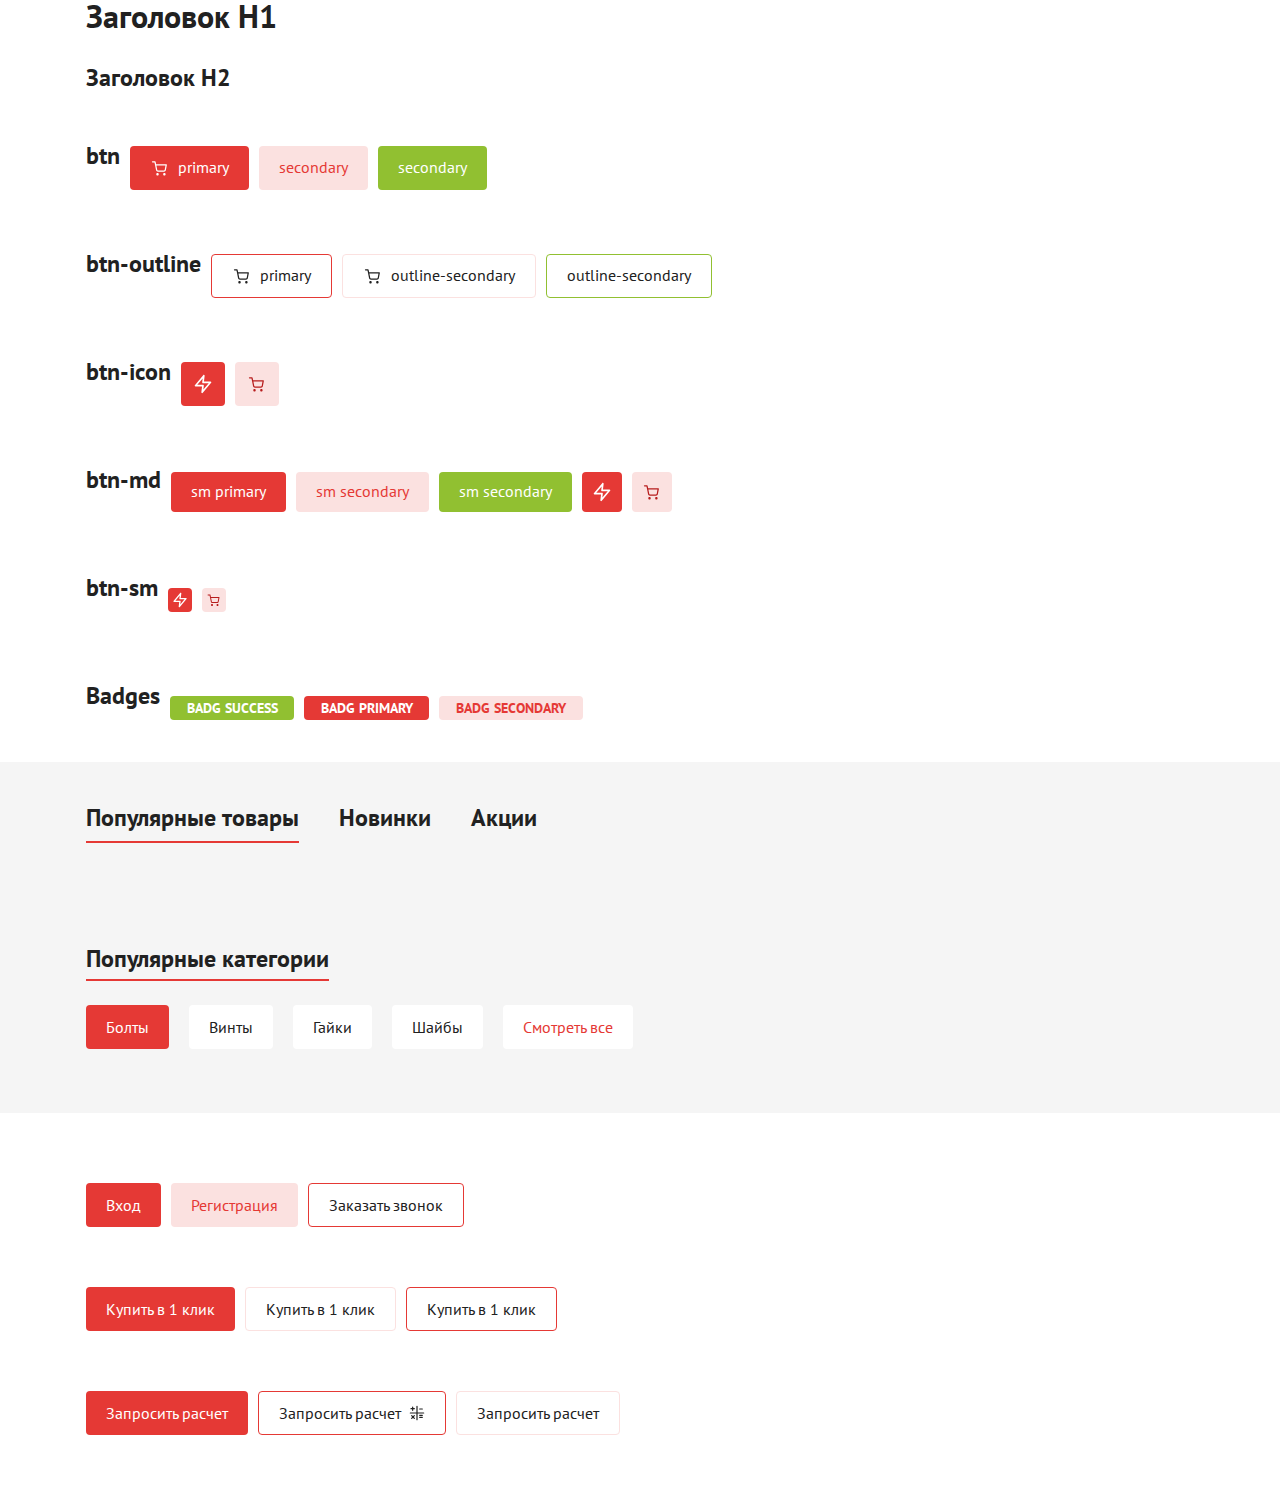
<file: index.html>
<!DOCTYPE html>
<html lang="ru">

<head>
    <meta charset="UTF-8">
    <meta name="viewport" content="width=device-width, initial-scale=1.0">
    <title>Origin | Интернет-магазин крепежа</title>
    <meta name="robots" content="noindex, nofollow">
    <!-- <link rel="stylesheet" href="https://cdn.jsdelivr.net/npm/slick-carousel@1.8.1/slick/slick.css"> -->
    <link rel="stylesheet" href="css/style.css">
</head>

<style>
    .row {
        display: flex;
        align-items: center;
        flex-wrap: wrap;
        padding: 30px 0;
        gap: 10px;
    }

    .col {
        gap: 10px;
        display: flex;
        flex-direction: column;
        width: 30%;
    }
</style>

<body>

    <div class="container">
        <div class="col">
            <h1>Заголовок H1</h1>
            <h2>Заголовок H2</h2>
        </div>
        <div class="row">
            <h2>btn</h2>
            <button class="btn btn-primary">
                <svg>
                    <use href="#cart"></use>
                </svg>
                primary
            </button>
            <button class="btn btn-secondary">secondary</button>
            <button class="btn btn-success">secondary</button>
        </div>
        <div class="row">
            <h2>btn-outline</h2>
            <button class="btn btn-outline-primary">
                <svg>
                    <use href="#cart"></use>
                </svg>
                primary
            </button>
            <button class="btn btn-outline-secondary">
                <svg>
                    <use href="#cart"></use>
                </svg>
                outline-secondary</button>
            <button class="btn btn-outline-success">outline-secondary</button>
        </div>
        <div class="row">
            <h2>btn-icon</h2>
            <button class="btn btn-primary btn-icon">
                <svg>
                    <use href="#lightning"></use>
                </svg>
            </button>
            <button class="btn btn-secondary btn-icon">
                <svg>
                    <use href="#cart"></use>
                </svg>
            </button>
            <!-- <button class="btn btn-outline-secondary">outline-secondary</button>
            <button class="btn btn-outline-success">outline-secondary</button> -->
        </div>

        <div class="row">
            <h2>btn-md</h2>
            <button class="btn btn-md btn-primary">sm primary</button>
            <button class="btn btn-md btn-secondary">sm secondary</button>
            <button class="btn btn-md btn-success">sm secondary</button>

            <button class="btn btn-icon btn-md btn-primary">
                <svg>
                    <use href="#lightning"></use>
                </svg>
            </button>

            <button class="btn btn-md btn-secondary btn-icon">
                <svg>
                    <use href="#cart"></use>
                </svg>
            </button>
        </div>

        <div class="row">
            <h2>btn-sm</h2>

            <button class="btn btn-icon btn-sm btn-primary">
                <svg>
                    <use href="#lightning"></use>
                </svg>
            </button>

            <button class="btn btn-sm btn-secondary btn-icon">
                <svg>
                    <use href="#cart"></use>
                </svg>
            </button>
        </div>

        <div class="row">
            <h2>Badges</h2>
            <span class="badge badge-success">Badg success</span>
            <span class="badge badge-primary">Badg primary</span>
            <span class="badge badge-secondary">Badg secondary</span>
        </div>
    </div>

    <section class="bg-gray">
        <div class="container">
            <div class="tab-nav">
                <button class="tab-nav__btn active_line" data-tab="popular">Популярные товары</button>
                <button class="tab-nav__btn" data-tab="new">Новинки</button>
                <button class="tab-nav__btn" data-tab="sale">
                    Акции <span class="sm-hide">и предложения</span>
                </button>
            </div>

            <div class="card-slider" data-tab-content="popular">
                <div class="card">
                    <div class="card-header">
                        <div class="card-badges">
                            <span class="badge badge-success">хит</span>
                        </div>
                        <img src="img/poduct.jpg" class="card-img" alt="i" loading="lazy">
                    </div>
                    <div class="card-body">
                        <h3 class="card__heading">
                            DIN 6921 000000000000000000 000000000000000000000000
                        </h3>
                        <ul class="card-list">
                            <li class="card-list__item">
                                <span class="card-list__label">Диаметр:</span>
                                <span class="card-list__text">10 мм</span>
                            </li>
                            <li class="card-list__item">
                                <span class="card-list__label">Длина:</span>
                                <span class="card-list__text">35 мм</span>
                            </li>
                            <li class="card-list__item">
                                <span class="card-list__label">Материал:</span>
                                <span class="card-list__text">Сталь</span>
                            </li>
                        </ul>
                        <h4 class="card__price">18.50 ₽/шт</h4>
                    </div>
                    <div class="card-footer sm-show">
                        <div class="card-action">
                            <a href="#modal-oneclick_2" class="btn btn-md btn-light">Купить в 1 клик</a>
                        </div>
                        <button class="btn btn-icon btn-md btn-primary"><svg><use href="#cart"></use></svg></button>
                    </div>
                    <div class="card-footer sm-hide">
                        <div class="card-action" data-card-catcher>
                            <button class="btn btn-md btn-secondary" data-card-add><svg><use href="#cart"></use></svg> В корзину</button>
                            <div class="card-amaunt amaunt" data-card-amaunt>
                                <a href="#" class="amaunt-subtract"><svg class="ic"><use href="#subtract"></use></svg></a>
                                <input type="number" value="1" min="0" class="amaunt-input">
                                <a href="#" class="amaunt-add"><svg class="ic"><use href="#add"></use></svg></a>
                            </div>
                        </div>
                        <a title="Купить в 1 клик" href="#modal-oneclick_2" class="btn btn-icon btn-md btn-primary"><svg><use href="#lightning"></use></svg></a>
                    </div>
                </div>
                <div class="card">
                    <div class="card-header">
                        <div class="card-badges">
                            <span class="badge badge-success">хит</span>
                        </div>
                        <img src="img/poduct.jpg" class="card-img" alt="i" loading="lazy">
                    </div>
                    <div class="card-body">
                        <h3 class="card__heading">
                            DIN 6921 000000000000000000 000000000000000000000000
                        </h3>
                        <ul class="card-list">
                            <li class="card-list__item">
                                <span class="card-list__label">Диаметр:</span>
                                <span class="card-list__text">10 мм</span>
                            </li>
                            <li class="card-list__item">
                                <span class="card-list__label">Длина:</span>
                                <span class="card-list__text">35 мм</span>
                            </li>
                            <li class="card-list__item">
                                <span class="card-list__label">Материал:</span>
                                <span class="card-list__text">Сталь</span>
                            </li>
                        </ul>
                        <h4 class="card__price">18.50 ₽/шт</h4>
                    </div>
                    <div class="card-footer sm-show">
                        <div class="card-action">
                            <a href="#modal-oneclick_2" class="btn btn-md btn-light">Купить в 1 клик</a>
                        </div>
                        <button class="btn btn-icon btn-md btn-primary"><svg><use href="#cart"></use></svg></button>
                    </div>
                    <div class="card-footer sm-hide">
                        <div class="card-action" data-card-catcher>
                            <button class="btn btn-md btn-secondary" data-card-add><svg><use href="#cart"></use></svg> В корзину</button>
                            <div class="card-amaunt amaunt" data-card-amaunt>
                                <a href="#" class="amaunt-subtract"><svg class="ic"><use href="#subtract"></use></svg></a>
                                <input type="number" value="1" min="0" class="amaunt-input">
                                <a href="#" class="amaunt-add"><svg class="ic"><use href="#add"></use></svg></a>
                            </div>
                        </div>
                        <a title="Купить в 1 клик" href="#modal-oneclick_2" class="btn btn-icon btn-md btn-primary"><svg><use href="#lightning"></use></svg></a>
                    </div>
                </div>
                <div class="card">
                    <div class="card-header">
                        <div class="card-badges">
                            <span class="badge badge-success">хит</span>
                        </div>
                        <img src="img/poduct.jpg" class="card-img" alt="i" loading="lazy">
                    </div>
                    <div class="card-body">
                        <h3 class="card__heading">
                            DIN 6921 000000000000000000 000000000000000000000000
                        </h3>
                        <ul class="card-list">
                            <li class="card-list__item">
                                <span class="card-list__label">Диаметр:</span>
                                <span class="card-list__text">10 мм</span>
                            </li>
                            <li class="card-list__item">
                                <span class="card-list__label">Длина:</span>
                                <span class="card-list__text">35 мм</span>
                            </li>
                            <li class="card-list__item">
                                <span class="card-list__label">Материал:</span>
                                <span class="card-list__text">Сталь</span>
                            </li>
                        </ul>
                        <h4 class="card__price">18.50 ₽/шт</h4>
                    </div>
                    <div class="card-footer sm-show">
                        <div class="card-action">
                            <a href="#modal-oneclick_2" class="btn btn-md btn-light">Купить в 1 клик</a>
                        </div>
                        <button class="btn btn-icon btn-md btn-primary"><svg><use href="#cart"></use></svg></button>
                    </div>
                    <div class="card-footer sm-hide">
                        <div class="card-action" data-card-catcher>
                            <button class="btn btn-md btn-secondary" data-card-add><svg><use href="#cart"></use></svg> В корзину</button>
                            <div class="card-amaunt amaunt" data-card-amaunt>
                                <a href="#" class="amaunt-subtract"><svg class="ic"><use href="#subtract"></use></svg></a>
                                <input type="number" value="1" min="0" class="amaunt-input">
                                <a href="#" class="amaunt-add"><svg class="ic"><use href="#add"></use></svg></a>
                            </div>
                        </div>
                        <a title="Купить в 1 клик" href="#modal-oneclick_2" class="btn btn-icon btn-md btn-primary"><svg><use href="#lightning"></use></svg></a>
                    </div>
                </div>
                <div class="card">
                    <div class="card-header">
                        <div class="card-badges">
                            <span class="badge badge-success">хит</span>
                        </div>
                        <img src="img/poduct.jpg" class="card-img" alt="i" loading="lazy">
                    </div>
                    <div class="card-body">
                        <h3 class="card__heading">
                            DIN 6921 000000000000000000 000000 00000 0000000000000
                        </h3>
                        <ul class="card-list">
                            <li class="card-list__item">
                                <span class="card-list__label">Диаметр:</span>
                                <span class="card-list__text">10 мм</span>
                            </li>
                            <li class="card-list__item">
                                <span class="card-list__label">Длина:</span>
                                <span class="card-list__text">35 мм</span>
                            </li>
                            <li class="card-list__item">
                                <span class="card-list__label">Материал:</span>
                                <span class="card-list__text">Сталь</span>
                            </li>
                        </ul>
                        <h4 class="card__price">18.50 ₽/шт</h4>
                    </div>
                    <div class="card-footer sm-show">
                        <div class="card-action">
                            <a href="#modal-oneclick_2" class="btn btn-md btn-light">Купить в 1 клик</a>
                        </div>
                        <button class="btn btn-icon btn-md btn-primary"><svg><use href="#cart"></use></svg></button>
                    </div>
                    <div class="card-footer sm-hide">
                        <div class="card-action" data-card-catcher>
                            <button class="btn btn-md btn-secondary" data-card-add><svg><use href="#cart"></use></svg> В корзину</button>
                            <div class="card-amaunt amaunt" data-card-amaunt>
                                <a href="#" class="amaunt-subtract"><svg class="ic"><use href="#subtract"></use></svg></a>
                                <input type="number" value="1" min="0" class="amaunt-input">
                                <a href="#" class="amaunt-add"><svg class="ic"><use href="#add"></use></svg></a>
                            </div>
                        </div>
                        <a title="Купить в 1 клик" href="#modal-oneclick_2" class="btn btn-icon btn-md btn-primary"><svg><use href="#lightning"></use></svg></a>
                    </div>
                </div>
                <div class="card">
                    <div class="card-header">
                        <div class="card-badges">
                            <span class="badge badge-success">хит</span>
                        </div>
                        <img src="img/poduct.jpg" class="card-img" alt="i" loading="lazy">
                    </div>
                    <div class="card-body">
                        <h3 class="card__heading">
                            DIN 6921 000000000000000000 000000000000000000000000
                        </h3>
                        <ul class="card-list">
                            <li class="card-list__item">
                                <span class="card-list__label">Диаметр:</span>
                                <span class="card-list__text">10 мм</span>
                            </li>
                            <li class="card-list__item">
                                <span class="card-list__label">Длина:</span>
                                <span class="card-list__text">35 мм</span>
                            </li>
                            <li class="card-list__item">
                                <span class="card-list__label">Материал:</span>
                                <span class="card-list__text">Сталь</span>
                            </li>
                        </ul>
                        <h4 class="card__price">18.50 ₽/шт</h4>
                    </div>
                    <div class="card-footer sm-show">
                        <div class="card-action">
                            <a href="#modal-oneclick_2" class="btn btn-md btn-light">Купить в 1 клик</a>
                        </div>
                        <button class="btn btn-icon btn-md btn-primary"><svg><use href="#cart"></use></svg></button>
                    </div>
                    <div class="card-footer sm-hide">
                        <div class="card-action" data-card-catcher>
                            <button class="btn btn-md btn-secondary" data-card-add><svg><use href="#cart"></use></svg> В корзину</button>
                            <div class="card-amaunt amaunt" data-card-amaunt>
                                <a href="#" class="amaunt-subtract"><svg class="ic"><use href="#subtract"></use></svg></a>
                                <input type="number" value="1" min="0" class="amaunt-input">
                                <a href="#" class="amaunt-add"><svg class="ic"><use href="#add"></use></svg></a>
                            </div>
                        </div>
                        <a title="Купить в 1 клик" href="#modal-oneclick_2" class="btn btn-icon btn-md btn-primary"><svg><use href="#lightning"></use></svg></a>
                    </div>
                </div>
                <div class="card">
                    <div class="card-header">
                        <div class="card-badges">
                            <span class="badge badge-success">хит</span>
                        </div>
                        <img src="img/poduct.jpg" class="card-img" alt="i" loading="lazy">
                    </div>
                    <div class="card-body">
                        <h3 class="card__heading">
                            DIN 6921 000000000000000000 000000000000000000000000
                        </h3>
                        <ul class="card-list">
                            <li class="card-list__item">
                                <span class="card-list__label">Диаметр:</span>
                                <span class="card-list__text">10 мм</span>
                            </li>
                            <li class="card-list__item">
                                <span class="card-list__label">Длина:</span>
                                <span class="card-list__text">35 мм</span>
                            </li>
                            <li class="card-list__item">
                                <span class="card-list__label">Материал:</span>
                                <span class="card-list__text">Сталь</span>
                            </li>
                        </ul>
                        <h4 class="card__price">18.50 ₽/шт</h4>
                    </div>
                    <div class="card-footer sm-show">
                        <div class="card-action">
                            <a href="#modal-oneclick_2" class="btn btn-md btn-light">Купить в 1 клик</a>
                        </div>
                        <button class="btn btn-icon btn-md btn-primary"><svg><use href="#cart"></use></svg></button>
                    </div>
                    <div class="card-footer sm-hide">
                        <div class="card-action" data-card-catcher>
                            <button class="btn btn-md btn-secondary" data-card-add><svg><use href="#cart"></use></svg> В корзину</button>
                            <div class="card-amaunt amaunt" data-card-amaunt>
                                <a href="#" class="amaunt-subtract"><svg class="ic"><use href="#subtract"></use></svg></a>
                                <input type="number" value="1" min="0" class="amaunt-input">
                                <a href="#" class="amaunt-add"><svg class="ic"><use href="#add"></use></svg></a>
                            </div>
                        </div>
                        <a title="Купить в 1 клик" href="#modal-oneclick_2" class="btn btn-icon btn-md btn-primary"><svg><use href="#lightning"></use></svg></a>
                    </div>
                </div>
            </div>
            
            <div class="card-slider" data-tab-content="new">
                <div class="card">
                    <div class="card-header">
                        <div class="card-badges">
                            <span class="badge badge-primary">Новинки</span>
                        </div>
                        <img src="img/poduct.jpg" class="card-img" alt="i" loading="lazy">
                    </div>
                    <div class="card-body">
                        <h3 class="card__heading">
                            DIN 6921 000000000000000000 000000000000000000000000
                        </h3>
                        <ul class="card-list">
                            <li class="card-list__item">
                                <span class="card-list__label">Диаметр:</span>
                                <span class="card-list__text">10 мм</span>
                            </li>
                            <li class="card-list__item">
                                <span class="card-list__label">Длина:</span>
                                <span class="card-list__text">35 мм</span>
                            </li>
                            <li class="card-list__item">
                                <span class="card-list__label">Материал:</span>
                                <span class="card-list__text">Сталь</span>
                            </li>
                        </ul>
                        <h4 class="card__price">18.50 ₽/шт</h4>
                    </div>
                    <div class="card-footer sm-show">
                        <div class="card-action">
                            <a href="#modal-oneclick_2" class="btn btn-md btn-light">Купить в 1 клик</a>
                        </div>
                        <button class="btn btn-icon btn-md btn-primary"><svg><use href="#cart"></use></svg></button>
                    </div>
                    <div class="card-footer sm-hide">
                        <div class="card-action" data-card-catcher>
                            <button class="btn btn-md btn-secondary" data-card-add><svg><use href="#cart"></use></svg> В корзину</button>
                            <div class="card-amaunt amaunt" data-card-amaunt>
                                <a href="#" class="amaunt-subtract"><svg class="ic"><use href="#subtract"></use></svg></a>
                                <input type="number" value="1" min="0" class="amaunt-input">
                                <a href="#" class="amaunt-add"><svg class="ic"><use href="#add"></use></svg></a>
                            </div>
                        </div>
                        <a title="Купить в 1 клик" href="#modal-oneclick_2" class="btn btn-icon btn-md btn-primary"><svg><use href="#lightning"></use></svg></a>
                    </div>
                </div>
                <div class="card">
                    <div class="card-header">
                        <div class="card-badges">
                            <span class="badge badge-primary">Новинки</span>
                        </div>
                        <img src="img/poduct.jpg" class="card-img" alt="i" loading="lazy">
                    </div>
                    <div class="card-body">
                        <h3 class="card__heading">
                            DIN 6921 000000000000000000 000000000000000000000000
                        </h3>
                        <ul class="card-list">
                            <li class="card-list__item">
                                <span class="card-list__label">Диаметр:</span>
                                <span class="card-list__text">10 мм</span>
                            </li>
                            <li class="card-list__item">
                                <span class="card-list__label">Длина:</span>
                                <span class="card-list__text">35 мм</span>
                            </li>
                            <li class="card-list__item">
                                <span class="card-list__label">Материал:</span>
                                <span class="card-list__text">Сталь</span>
                            </li>
                        </ul>
                        <h4 class="card__price">18.50 ₽/шт</h4>
                    </div>
                    <div class="card-footer sm-show">
                        <div class="card-action">
                            <a href="#modal-oneclick_2" class="btn btn-md btn-light">Купить в 1 клик</a>
                        </div>
                        <button class="btn btn-icon btn-md btn-primary"><svg><use href="#cart"></use></svg></button>
                    </div>
                    <div class="card-footer sm-hide">
                        <div class="card-action" data-card-catcher>
                            <button class="btn btn-md btn-secondary" data-card-add><svg><use href="#cart"></use></svg> В корзину</button>
                            <div class="card-amaunt amaunt" data-card-amaunt>
                                <a href="#" class="amaunt-subtract"><svg class="ic"><use href="#subtract"></use></svg></a>
                                <input type="number" value="1" min="0" class="amaunt-input">
                                <a href="#" class="amaunt-add"><svg class="ic"><use href="#add"></use></svg></a>
                            </div>
                        </div>
                        <a title="Купить в 1 клик" href="#modal-oneclick_2" class="btn btn-icon btn-md btn-primary"><svg><use href="#lightning"></use></svg></a>
                    </div>
                </div>
                <div class="card">
                    <div class="card-header">
                        <div class="card-badges">
                            <span class="badge badge-primary">Новинки</span>
                        </div>
                        <img src="img/poduct.jpg" class="card-img" alt="i" loading="lazy">
                    </div>
                    <div class="card-body">
                        <h3 class="card__heading">
                            DIN 6921 000000000000000000 000000000000000000000000
                        </h3>
                        <ul class="card-list">
                            <li class="card-list__item">
                                <span class="card-list__label">Диаметр:</span>
                                <span class="card-list__text">10 мм</span>
                            </li>
                            <li class="card-list__item">
                                <span class="card-list__label">Длина:</span>
                                <span class="card-list__text">35 мм</span>
                            </li>
                            <li class="card-list__item">
                                <span class="card-list__label">Материал:</span>
                                <span class="card-list__text">Сталь</span>
                            </li>
                        </ul>
                        <h4 class="card__price">18.50 ₽/шт</h4>
                    </div>
                    <div class="card-footer sm-show">
                        <div class="card-action">
                            <a href="#modal-oneclick_2" class="btn btn-md btn-light">Купить в 1 клик</a>
                        </div>
                        <button class="btn btn-icon btn-md btn-primary"><svg><use href="#cart"></use></svg></button>
                    </div>
                    <div class="card-footer sm-hide">
                        <div class="card-action" data-card-catcher>
                            <button class="btn btn-md btn-secondary" data-card-add><svg><use href="#cart"></use></svg> В корзину</button>
                            <div class="card-amaunt amaunt" data-card-amaunt>
                                <a href="#" class="amaunt-subtract"><svg class="ic"><use href="#subtract"></use></svg></a>
                                <input type="number" value="1" min="0" class="amaunt-input">
                                <a href="#" class="amaunt-add"><svg class="ic"><use href="#add"></use></svg></a>
                            </div>
                        </div>
                        <a title="Купить в 1 клик" href="#modal-oneclick_2" class="btn btn-icon btn-md btn-primary"><svg><use href="#lightning"></use></svg></a>
                    </div>
                </div>
                <div class="card">
                    <div class="card-header">
                        <div class="card-badges">
                            <span class="badge badge-primary">Новинки</span>
                        </div>
                        <img src="img/poduct.jpg" class="card-img" alt="i" loading="lazy">
                    </div>
                    <div class="card-body">
                        <h3 class="card__heading">
                            DIN 6921 000000000000000000 000000 00000 0000000000000
                        </h3>
                        <ul class="card-list">
                            <li class="card-list__item">
                                <span class="card-list__label">Диаметр:</span>
                                <span class="card-list__text">10 мм</span>
                            </li>
                            <li class="card-list__item">
                                <span class="card-list__label">Длина:</span>
                                <span class="card-list__text">35 мм</span>
                            </li>
                            <li class="card-list__item">
                                <span class="card-list__label">Материал:</span>
                                <span class="card-list__text">Сталь</span>
                            </li>
                        </ul>
                        <h4 class="card__price">18.50 ₽/шт</h4>
                    </div>
                    <div class="card-footer sm-show">
                        <div class="card-action">
                            <a href="#modal-oneclick_2" class="btn btn-md btn-light">Купить в 1 клик</a>
                        </div>
                        <button class="btn btn-icon btn-md btn-primary"><svg><use href="#cart"></use></svg></button>
                    </div>
                    <div class="card-footer sm-hide">
                        <div class="card-action" data-card-catcher>
                            <button class="btn btn-md btn-secondary" data-card-add><svg><use href="#cart"></use></svg> В корзину</button>
                            <div class="card-amaunt amaunt" data-card-amaunt>
                                <a href="#" class="amaunt-subtract"><svg class="ic"><use href="#subtract"></use></svg></a>
                                <input type="number" value="1" min="0" class="amaunt-input">
                                <a href="#" class="amaunt-add"><svg class="ic"><use href="#add"></use></svg></a>
                            </div>
                        </div>
                        <a title="Купить в 1 клик" href="#modal-oneclick_2" class="btn btn-icon btn-md btn-primary"><svg><use href="#lightning"></use></svg></a>
                    </div>
                </div>
                <div class="card">
                    <div class="card-header">
                        <div class="card-badges">
                            <span class="badge badge-primary">Новинки</span>
                        </div>
                        <img src="img/poduct.jpg" class="card-img" alt="i" loading="lazy">
                    </div>
                    <div class="card-body">
                        <h3 class="card__heading">
                            DIN 6921 000000000000000000 000000000000000000000000
                        </h3>
                        <ul class="card-list">
                            <li class="card-list__item">
                                <span class="card-list__label">Диаметр:</span>
                                <span class="card-list__text">10 мм</span>
                            </li>
                            <li class="card-list__item">
                                <span class="card-list__label">Длина:</span>
                                <span class="card-list__text">35 мм</span>
                            </li>
                            <li class="card-list__item">
                                <span class="card-list__label">Материал:</span>
                                <span class="card-list__text">Сталь</span>
                            </li>
                        </ul>
                        <h4 class="card__price">18.50 ₽/шт</h4>
                    </div>
                    <div class="card-footer sm-show">
                        <div class="card-action">
                            <a href="#modal-oneclick_2" class="btn btn-md btn-light">Купить в 1 клик</a>
                        </div>
                        <button class="btn btn-icon btn-md btn-primary"><svg><use href="#cart"></use></svg></button>
                    </div>
                    <div class="card-footer sm-hide">
                        <div class="card-action" data-card-catcher>
                            <button class="btn btn-md btn-secondary" data-card-add><svg><use href="#cart"></use></svg> В корзину</button>
                            <div class="card-amaunt amaunt" data-card-amaunt>
                                <a href="#" class="amaunt-subtract"><svg class="ic"><use href="#subtract"></use></svg></a>
                                <input type="number" value="1" min="0" class="amaunt-input">
                                <a href="#" class="amaunt-add"><svg class="ic"><use href="#add"></use></svg></a>
                            </div>
                        </div>
                        <a title="Купить в 1 клик" href="#modal-oneclick_2" class="btn btn-icon btn-md btn-primary"><svg><use href="#lightning"></use></svg></a>
                    </div>
                </div>
                <div class="card">
                    <div class="card-header">
                        <div class="card-badges">
                            <span class="badge badge-primary">Новинки</span>
                        </div>
                        <img src="img/poduct.jpg" class="card-img" alt="i" loading="lazy">
                    </div>
                    <div class="card-body">
                        <h3 class="card__heading">
                            DIN 6921 000000000000000000 000000000000000000000000
                        </h3>
                        <ul class="card-list">
                            <li class="card-list__item">
                                <span class="card-list__label">Диаметр:</span>
                                <span class="card-list__text">10 мм</span>
                            </li>
                            <li class="card-list__item">
                                <span class="card-list__label">Длина:</span>
                                <span class="card-list__text">35 мм</span>
                            </li>
                            <li class="card-list__item">
                                <span class="card-list__label">Материал:</span>
                                <span class="card-list__text">Сталь</span>
                            </li>
                        </ul>
                        <h4 class="card__price">18.50 ₽/шт</h4>
                    </div>
                    <div class="card-footer sm-show">
                        <div class="card-action">
                            <a href="#modal-oneclick_2" class="btn btn-md btn-light">Купить в 1 клик</a>
                        </div>
                        <button class="btn btn-icon btn-md btn-primary"><svg><use href="#cart"></use></svg></button>
                    </div>
                    <div class="card-footer sm-hide">
                        <div class="card-action" data-card-catcher>
                            <button class="btn btn-md btn-secondary" data-card-add><svg><use href="#cart"></use></svg> В корзину</button>
                            <div class="card-amaunt amaunt" data-card-amaunt>
                                <a href="#" class="amaunt-subtract"><svg class="ic"><use href="#subtract"></use></svg></a>
                                <input type="number" value="1" min="0" class="amaunt-input">
                                <a href="#" class="amaunt-add"><svg class="ic"><use href="#add"></use></svg></a>
                            </div>
                        </div>
                        <a title="Купить в 1 клик" href="#modal-oneclick_2" class="btn btn-icon btn-md btn-primary"><svg><use href="#lightning"></use></svg></a>
                    </div>
                </div>
            </div>
            
            <div class="card-slider" data-tab-content="sale">
                <div class="card" data-slick-filter="sale">
                    <div class="card-header">
                        <div class="card-badges">
                            <span class="badge badge-secondary">Акция</span>
                        </div>
                        <img src="img/poduct.jpg" class="card-img" alt="i" loading="lazy">
                    </div>
                    <div class="card-body">
                        <h3 class="card__heading">
                            DIN 6921 000000000000000000 000000000000000000000000
                        </h3>
                        <ul class="card-list">
                            <li class="card-list__item">
                                <span class="card-list__label">Диаметр:</span>
                                <span class="card-list__text">10 мм</span>
                            </li>
                            <li class="card-list__item">
                                <span class="card-list__label">Длина:</span>
                                <span class="card-list__text">35 мм</span>
                            </li>
                            <li class="card-list__item">
                                <span class="card-list__label">Материал:</span>
                                <span class="card-list__text">Сталь</span>
                            </li>
                        </ul>
                        <h4 class="card__price">18.50 ₽/шт</h4>
                    </div>
                    <div class="card-footer sm-show">
                        <div class="card-action">
                            <a href="#modal-oneclick_2" class="btn btn-md btn-light">Купить в 1 клик</a>
                        </div>
                        <button class="btn btn-icon btn-md btn-primary"><svg><use href="#cart"></use></svg></button>
                    </div>
                    <div class="card-footer sm-hide">
                        <div class="card-action" data-card-catcher>
                            <button class="btn btn-md btn-secondary" data-card-add><svg><use href="#cart"></use></svg> В корзину</button>
                            <div class="card-amaunt amaunt" data-card-amaunt>
                                <a href="#" class="amaunt-subtract"><svg class="ic"><use href="#subtract"></use></svg></a>
                                <input type="number" value="1" min="0" class="amaunt-input">
                                <a href="#" class="amaunt-add"><svg class="ic"><use href="#add"></use></svg></a>
                            </div>
                        </div>
                        <a title="Купить в 1 клик" href="#modal-oneclick_2" class="btn btn-icon btn-md btn-primary"><svg><use href="#lightning"></use></svg></a>
                    </div>
                </div>
                <div class="card" data-slick-filter="sale">
                    <div class="card-header">
                        <div class="card-badges">
                            <span class="badge badge-secondary">Акция</span>
                        </div>
                        <img src="img/poduct.jpg" class="card-img" alt="i" loading="lazy">
                    </div>
                    <div class="card-body">
                        <h3 class="card__heading">
                            DIN 6921 000000000000000000 000000000000000000000000
                        </h3>
                        <ul class="card-list">
                            <li class="card-list__item">
                                <span class="card-list__label">Диаметр:</span>
                                <span class="card-list__text">10 мм</span>
                            </li>
                            <li class="card-list__item">
                                <span class="card-list__label">Длина:</span>
                                <span class="card-list__text">35 мм</span>
                            </li>
                            <li class="card-list__item">
                                <span class="card-list__label">Материал:</span>
                                <span class="card-list__text">Сталь</span>
                            </li>
                        </ul>
                        <h4 class="card__price">18.50 ₽/шт</h4>
                    </div>
                    <div class="card-footer sm-show">
                        <div class="card-action">
                            <a href="#modal-oneclick_2" class="btn btn-md btn-light">Купить в 1 клик</a>
                        </div>
                        <button class="btn btn-icon btn-md btn-primary"><svg><use href="#cart"></use></svg></button>
                    </div>
                    <div class="card-footer sm-hide">
                        <div class="card-action" data-card-catcher>
                            <button class="btn btn-md btn-secondary" data-card-add><svg><use href="#cart"></use></svg> В корзину</button>
                            <div class="card-amaunt amaunt" data-card-amaunt>
                                <a href="#" class="amaunt-subtract"><svg class="ic"><use href="#subtract"></use></svg></a>
                                <input type="number" value="1" min="0" class="amaunt-input">
                                <a href="#" class="amaunt-add"><svg class="ic"><use href="#add"></use></svg></a>
                            </div>
                        </div>
                        <a title="Купить в 1 клик" href="#modal-oneclick_2" class="btn btn-icon btn-md btn-primary"><svg><use href="#lightning"></use></svg></a>
                    </div>
                </div>
                <div class="card" data-slick-filter="sale">
                    <div class="card-header">
                        <div class="card-badges">
                            <span class="badge badge-secondary">Акция</span>
                        </div>
                        <img src="img/poduct.jpg" class="card-img" alt="i" loading="lazy">
                    </div>
                    <div class="card-body">
                        <h3 class="card__heading">
                            DIN 6921 000000000000000000 000000000000000000000000
                        </h3>
                        <ul class="card-list">
                            <li class="card-list__item">
                                <span class="card-list__label">Диаметр:</span>
                                <span class="card-list__text">10 мм</span>
                            </li>
                            <li class="card-list__item">
                                <span class="card-list__label">Длина:</span>
                                <span class="card-list__text">35 мм</span>
                            </li>
                            <li class="card-list__item">
                                <span class="card-list__label">Материал:</span>
                                <span class="card-list__text">Сталь</span>
                            </li>
                        </ul>
                        <h4 class="card__price">18.50 ₽/шт</h4>
                    </div>
                    <div class="card-footer sm-show">
                        <div class="card-action">
                            <a href="#modal-oneclick_2" class="btn btn-md btn-light">Купить в 1 клик</a>
                        </div>
                        <button class="btn btn-icon btn-md btn-primary"><svg><use href="#cart"></use></svg></button>
                    </div>
                    <div class="card-footer sm-hide">
                        <div class="card-action" data-card-catcher>
                            <button class="btn btn-md btn-secondary" data-card-add><svg><use href="#cart"></use></svg> В корзину</button>
                            <div class="card-amaunt amaunt" data-card-amaunt>
                                <a href="#" class="amaunt-subtract"><svg class="ic"><use href="#subtract"></use></svg></a>
                                <input type="number" value="1" min="0" class="amaunt-input">
                                <a href="#" class="amaunt-add"><svg class="ic"><use href="#add"></use></svg></a>
                            </div>
                        </div>
                        <a title="Купить в 1 клик" href="#modal-oneclick_2" class="btn btn-icon btn-md btn-primary"><svg><use href="#lightning"></use></svg></a>
                    </div>
                </div>
                <div class="card" data-slick-filter="sale">
                    <div class="card-header">
                        <div class="card-badges">
                            <span class="badge badge-secondary">Акция</span>
                        </div>
                        <img src="img/poduct.jpg" class="card-img" alt="i" loading="lazy">
                    </div>
                    <div class="card-body">
                        <h3 class="card__heading">
                            DIN 6921 000000000000000000 000000 00000 0000000000000
                        </h3>
                        <ul class="card-list">
                            <li class="card-list__item">
                                <span class="card-list__label">Диаметр:</span>
                                <span class="card-list__text">10 мм</span>
                            </li>
                            <li class="card-list__item">
                                <span class="card-list__label">Длина:</span>
                                <span class="card-list__text">35 мм</span>
                            </li>
                            <li class="card-list__item">
                                <span class="card-list__label">Материал:</span>
                                <span class="card-list__text">Сталь</span>
                            </li>
                        </ul>
                        <h4 class="card__price">18.50 ₽/шт</h4>
                    </div>
                    <div class="card-footer sm-show">
                        <div class="card-action">
                            <a href="#modal-oneclick_2" class="btn btn-md btn-light">Купить в 1 клик</a>
                        </div>
                        <button class="btn btn-icon btn-md btn-primary"><svg><use href="#cart"></use></svg></button>
                    </div>
                    <div class="card-footer sm-hide">
                        <div class="card-action" data-card-catcher>
                            <button class="btn btn-md btn-secondary" data-card-add><svg><use href="#cart"></use></svg> В корзину</button>
                            <div class="card-amaunt amaunt" data-card-amaunt>
                                <a href="#" class="amaunt-subtract"><svg class="ic"><use href="#subtract"></use></svg></a>
                                <input type="number" value="1" min="0" class="amaunt-input">
                                <a href="#" class="amaunt-add"><svg class="ic"><use href="#add"></use></svg></a>
                            </div>
                        </div>
                        <a title="Купить в 1 клик" href="#modal-oneclick_2" class="btn btn-icon btn-md btn-primary"><svg><use href="#lightning"></use></svg></a>
                    </div>
                </div>
                <div class="card" data-slick-filter="sale">
                    <div class="card-header">
                        <div class="card-badges">
                            <span class="badge badge-secondary">Акция</span>
                        </div>
                        <img src="img/poduct.jpg" class="card-img" alt="i" loading="lazy">
                    </div>
                    <div class="card-body">
                        <h3 class="card__heading">
                            DIN 6921 000000000000000000 000000000000000000000000
                        </h3>
                        <ul class="card-list">
                            <li class="card-list__item">
                                <span class="card-list__label">Диаметр:</span>
                                <span class="card-list__text">10 мм</span>
                            </li>
                            <li class="card-list__item">
                                <span class="card-list__label">Длина:</span>
                                <span class="card-list__text">35 мм</span>
                            </li>
                            <li class="card-list__item">
                                <span class="card-list__label">Материал:</span>
                                <span class="card-list__text">Сталь</span>
                            </li>
                        </ul>
                        <h4 class="card__price">18.50 ₽/шт</h4>
                    </div>
                    <div class="card-footer sm-show">
                        <div class="card-action">
                            <a href="#modal-oneclick_2" class="btn btn-md btn-light">Купить в 1 клик</a>
                        </div>
                        <button class="btn btn-icon btn-md btn-primary"><svg><use href="#cart"></use></svg></button>
                    </div>
                    <div class="card-footer sm-hide">
                        <div class="card-action" data-card-catcher>
                            <button class="btn btn-md btn-secondary" data-card-add><svg><use href="#cart"></use></svg> В корзину</button>
                            <div class="card-amaunt amaunt" data-card-amaunt>
                                <a href="#" class="amaunt-subtract"><svg class="ic"><use href="#subtract"></use></svg></a>
                                <input type="number" value="1" min="0" class="amaunt-input">
                                <a href="#" class="amaunt-add"><svg class="ic"><use href="#add"></use></svg></a>
                            </div>
                        </div>
                        <a title="Купить в 1 клик" href="#modal-oneclick_2" class="btn btn-icon btn-md btn-primary"><svg><use href="#lightning"></use></svg></a>
                    </div>
                </div>
                <div class="card" data-slick-filter="sale">
                    <div class="card-header">
                        <div class="card-badges">
                            <span class="badge badge-secondary">Акция</span>
                        </div>
                        <img src="img/poduct.jpg" class="card-img" alt="i" loading="lazy">
                    </div>
                    <div class="card-body">
                        <h3 class="card__heading">
                            DIN 6921 000000000000000000 000000000000000000000000
                        </h3>
                        <ul class="card-list">
                            <li class="card-list__item">
                                <span class="card-list__label">Диаметр:</span>
                                <span class="card-list__text">10 мм</span>
                            </li>
                            <li class="card-list__item">
                                <span class="card-list__label">Длина:</span>
                                <span class="card-list__text">35 мм</span>
                            </li>
                            <li class="card-list__item">
                                <span class="card-list__label">Материал:</span>
                                <span class="card-list__text">Сталь</span>
                            </li>
                        </ul>
                        <h4 class="card__price">18.50 ₽/шт</h4>
                    </div>
                    <div class="card-footer sm-show">
                        <div class="card-action">
                            <a href="#modal-oneclick_2" class="btn btn-md btn-light">Купить в 1 клик</a>
                        </div>
                        <button class="btn btn-icon btn-md btn-primary"><svg><use href="#cart"></use></svg></button>
                    </div>
                    <div class="card-footer sm-hide">
                        <div class="card-action" data-card-catcher>
                            <button class="btn btn-md btn-secondary" data-card-add><svg><use href="#cart"></use></svg> В корзину</button>
                            <div class="card-amaunt amaunt" data-card-amaunt>
                                <a href="#" class="amaunt-subtract"><svg class="ic"><use href="#subtract"></use></svg></a>
                                <input type="number" value="1" min="0" class="amaunt-input">
                                <a href="#" class="amaunt-add"><svg class="ic"><use href="#add"></use></svg></a>
                            </div>
                        </div>
                        <a title="Купить в 1 клик" href="#modal-oneclick_2" class="btn btn-icon btn-md btn-primary"><svg><use href="#lightning"></use></svg></a>
                    </div>
                </div>
            </div>
        </div>
    </section>

    <section class="bg-gray">
        <div class="container">
            <h2 class="h2 active_line">Популярные категории</h2>
            <div class="tab-navbar">
                <button class="btn btn-primary" data-tab="1">Болты</button>
                <button class="btn" data-tab="2">Винты</button>
                <button class="btn" data-tab="3">Гайки</button>
                <button class="btn" data-tab="4">Шайбы</button>
                <button class="btn c-danger" data-tab="all">Смотреть все</button>
            </div>

            <div class="card-wraper" data-tab-content="1">
                <a href="#" class="card card--sm">
                    <div class="card-header">
                        <img src="img/poduct.jpg" class="card-img" alt="i" loading="lazy">
                    </div>
                    <div class="card-body">
                        <h3 class="card__heading">
                            DIN 961 Болт с полной резьбой и мелким шагом
                        </h3>
                    </div>
                </a>
                <a href="#" class="card card--sm">
                    <div class="card-header">
                        <img src="img/poduct.jpg" class="card-img" alt="i" loading="lazy">
                    </div>
                    <div class="card-body">
                        <h3 class="card__heading">
                            DIN 961 Болт с полной резьбой и мелким шагом
                        </h3>
                    </div>
                </a>
                <a href="#" class="card card--sm">
                    <div class="card-header">
                        <img src="img/poduct.jpg" class="card-img" alt="i" loading="lazy">
                    </div>
                    <div class="card-body">
                        <h3 class="card__heading">
                            DIN 961 Болт с полной резьбой и мелким шагом
                        </h3>
                    </div>
                </a>
                <a href="#" class="card card--sm">
                    <div class="card-header">
                        <img src="img/poduct.jpg" class="card-img" alt="i" loading="lazy">
                    </div>
                    <div class="card-body">
                        <h3 class="card__heading">
                            DIN 961 Болт с полной резьбой и мелким шагом
                        </h3>
                    </div>
                </a>
                <a href="#" class="card card--sm">
                    <div class="card-header">
                        <img src="img/poduct.jpg" class="card-img" alt="i" loading="lazy">
                    </div>
                    <div class="card-body">
                        <h3 class="card__heading">
                            DIN 961 Болт с полной резьбой и мелким шагом
                        </h3>
                    </div>
                </a>
                <a href="#" class="card card--sm">
                    <div class="card-header">
                        <img src="img/poduct.jpg" class="card-img" alt="i" loading="lazy">
                    </div>
                    <div class="card-body">
                        <h3 class="card__heading">
                            DIN 961 Болт с полной резьбой и мелким шагом
                        </h3>
                    </div>
                </a>
                <a href="#" class="card card--sm">
                    <div class="card-header">
                        <img src="img/poduct.jpg" class="card-img" alt="i" loading="lazy">
                    </div>
                    <div class="card-body">
                        <h3 class="card__heading">
                            DIN 961 Болт с полной резьбой и мелким шагом
                        </h3>
                    </div>
                </a>
                <a href="#" class="card card--sm">
                    <div class="card-header">
                        <img src="img/poduct.jpg" class="card-img" alt="i" loading="lazy">
                    </div>
                    <div class="card-body">
                        <h3 class="card__heading">
                            DIN 961 Болт с полной резьбой и мелким шагом
                        </h3>
                    </div>
                </a>
                <a href="#" class="card card--sm">
                    <div class="card-header">
                        <img src="img/poduct.jpg" class="card-img" alt="i" loading="lazy">
                    </div>
                    <div class="card-body">
                        <h3 class="card__heading">
                            DIN 961 Болт с полной резьбой и мелким шагом
                        </h3>
                    </div>
                </a>
                <a href="#" class="card card--sm">
                    <div class="card-header">
                        <img src="img/poduct.jpg" class="card-img" alt="i" loading="lazy">
                    </div>
                    <div class="card-body">
                        <h3 class="card__heading">
                            DIN 961 Болт с полной резьбой и мелким шагом
                        </h3>
                    </div>
                </a>
            </div>
            <div class="card-wraper" data-tab-content="2">
                <a href="#" class="card card--sm">
                    <div class="card-header">
                        <img src="img/poduct.jpg" class="card-img" alt="i" loading="lazy">
                    </div>
                    <div class="card-body">
                        <h3 class="card__heading">
                            DIN 961 Болт с полной резьбой и мелким шагом
                        </h3>
                    </div>
                </a>
                <a href="#" class="card card--sm">
                    <div class="card-header">
                        <img src="img/poduct.jpg" class="card-img" alt="i" loading="lazy">
                    </div>
                    <div class="card-body">
                        <h3 class="card__heading">
                            DIN 961 Болт с полной резьбой и мелким шагом
                        </h3>
                    </div>
                </a>
                <a href="#" class="card card--sm">
                    <div class="card-header">
                        <img src="img/poduct.jpg" class="card-img" alt="i" loading="lazy">
                    </div>
                    <div class="card-body">
                        <h3 class="card__heading">
                            DIN 961 Болт с полной резьбой и мелким шагом
                        </h3>
                    </div>
                </a>
                <a href="#" class="card card--sm">
                    <div class="card-header">
                        <img src="img/poduct.jpg" class="card-img" alt="i" loading="lazy">
                    </div>
                    <div class="card-body">
                        <h3 class="card__heading">
                            DIN 961 Болт с полной резьбой и мелким шагом
                        </h3>
                    </div>
                </a>
                <a href="#" class="card card--sm">
                    <div class="card-header">
                        <img src="img/poduct.jpg" class="card-img" alt="i" loading="lazy">
                    </div>
                    <div class="card-body">
                        <h3 class="card__heading">
                            DIN 961 Болт с полной резьбой и мелким шагом
                        </h3>
                    </div>
                </a>
                <a href="#" class="card card--sm">
                    <div class="card-header">
                        <img src="img/poduct.jpg" class="card-img" alt="i" loading="lazy">
                    </div>
                    <div class="card-body">
                        <h3 class="card__heading">
                            DIN 961 Болт с полной резьбой и мелким шагом
                        </h3>
                    </div>
                </a>
                <a href="#" class="card card--sm">
                    <div class="card-header">
                        <img src="img/poduct.jpg" class="card-img" alt="i" loading="lazy">
                    </div>
                    <div class="card-body">
                        <h3 class="card__heading">
                            DIN 961 Болт с полной резьбой и мелким шагом
                        </h3>
                    </div>
                </a>
                <a href="#" class="card card--sm">
                    <div class="card-header">
                        <img src="img/poduct.jpg" class="card-img" alt="i" loading="lazy">
                    </div>
                    <div class="card-body">
                        <h3 class="card__heading">
                            DIN 961 Болт с полной резьбой и мелким шагом
                        </h3>
                    </div>
                </a>
                <a href="#" class="card card--sm">
                    <div class="card-header">
                        <img src="img/poduct.jpg" class="card-img" alt="i" loading="lazy">
                    </div>
                    <div class="card-body">
                        <h3 class="card__heading">
                            DIN 961 Болт с полной резьбой и мелким шагом
                        </h3>
                    </div>
                </a>
                <a href="#" class="card card--sm">
                    <div class="card-header">
                        <img src="img/poduct.jpg" class="card-img" alt="i" loading="lazy">
                    </div>
                    <div class="card-body">
                        <h3 class="card__heading">
                            DIN 961 Болт с полной резьбой и мелким шагом
                        </h3>
                    </div>
                </a>
            </div>
            <div class="card-wraper" data-tab-content="3">
                <a href="#" class="card card--sm">
                    <div class="card-header">
                        <img src="img/poduct.jpg" class="card-img" alt="i" loading="lazy">
                    </div>
                    <div class="card-body">
                        <h3 class="card__heading">
                            DIN 961 Болт с полной резьбой и мелким шагом
                        </h3>
                    </div>
                </a>
                <a href="#" class="card card--sm">
                    <div class="card-header">
                        <img src="img/poduct.jpg" class="card-img" alt="i" loading="lazy">
                    </div>
                    <div class="card-body">
                        <h3 class="card__heading">
                            DIN 961 Болт с полной резьбой и мелким шагом
                        </h3>
                    </div>
                </a>
                <a href="#" class="card card--sm">
                    <div class="card-header">
                        <img src="img/poduct.jpg" class="card-img" alt="i" loading="lazy">
                    </div>
                    <div class="card-body">
                        <h3 class="card__heading">
                            DIN 961 Болт с полной резьбой и мелким шагом
                        </h3>
                    </div>
                </a>
                <a href="#" class="card card--sm">
                    <div class="card-header">
                        <img src="img/poduct.jpg" class="card-img" alt="i" loading="lazy">
                    </div>
                    <div class="card-body">
                        <h3 class="card__heading">
                            DIN 961 Болт с полной резьбой и мелким шагом
                        </h3>
                    </div>
                </a>
                <a href="#" class="card card--sm">
                    <div class="card-header">
                        <img src="img/poduct.jpg" class="card-img" alt="i" loading="lazy">
                    </div>
                    <div class="card-body">
                        <h3 class="card__heading">
                            DIN 961 Болт с полной резьбой и мелким шагом
                        </h3>
                    </div>
                </a>
                <a href="#" class="card card--sm">
                    <div class="card-header">
                        <img src="img/poduct.jpg" class="card-img" alt="i" loading="lazy">
                    </div>
                    <div class="card-body">
                        <h3 class="card__heading">
                            DIN 961 Болт с полной резьбой и мелким шагом
                        </h3>
                    </div>
                </a>
                <a href="#" class="card card--sm">
                    <div class="card-header">
                        <img src="img/poduct.jpg" class="card-img" alt="i" loading="lazy">
                    </div>
                    <div class="card-body">
                        <h3 class="card__heading">
                            DIN 961 Болт с полной резьбой и мелким шагом
                        </h3>
                    </div>
                </a>
                <a href="#" class="card card--sm">
                    <div class="card-header">
                        <img src="img/poduct.jpg" class="card-img" alt="i" loading="lazy">
                    </div>
                    <div class="card-body">
                        <h3 class="card__heading">
                            DIN 961 Болт с полной резьбой и мелким шагом
                        </h3>
                    </div>
                </a>
                <a href="#" class="card card--sm">
                    <div class="card-header">
                        <img src="img/poduct.jpg" class="card-img" alt="i" loading="lazy">
                    </div>
                    <div class="card-body">
                        <h3 class="card__heading">
                            DIN 961 Болт с полной резьбой и мелким шагом
                        </h3>
                    </div>
                </a>
                <a href="#" class="card card--sm">
                    <div class="card-header">
                        <img src="img/poduct.jpg" class="card-img" alt="i" loading="lazy">
                    </div>
                    <div class="card-body">
                        <h3 class="card__heading">
                            DIN 961 Болт с полной резьбой и мелким шагом
                        </h3>
                    </div>
                </a>
            </div>
            <div class="card-wraper" data-tab-content="4">
                <a href="#" class="card card--sm">
                    <div class="card-header">
                        <img src="img/poduct.jpg" class="card-img" alt="i" loading="lazy">
                    </div>
                    <div class="card-body">
                        <h3 class="card__heading">
                            DIN 961 Болт с полной резьбой и мелким шагом
                        </h3>
                    </div>
                </a>
                <a href="#" class="card card--sm">
                    <div class="card-header">
                        <img src="img/poduct.jpg" class="card-img" alt="i" loading="lazy">
                    </div>
                    <div class="card-body">
                        <h3 class="card__heading">
                            DIN 961 Болт с полной резьбой и мелким шагом
                        </h3>
                    </div>
                </a>
                <a href="#" class="card card--sm">
                    <div class="card-header">
                        <img src="img/poduct.jpg" class="card-img" alt="i" loading="lazy">
                    </div>
                    <div class="card-body">
                        <h3 class="card__heading">
                            DIN 961 Болт с полной резьбой и мелким шагом
                        </h3>
                    </div>
                </a>
                <a href="#" class="card card--sm">
                    <div class="card-header">
                        <img src="img/poduct.jpg" class="card-img" alt="i" loading="lazy">
                    </div>
                    <div class="card-body">
                        <h3 class="card__heading">
                            DIN 961 Болт с полной резьбой и мелким шагом
                        </h3>
                    </div>
                </a>
                <a href="#" class="card card--sm">
                    <div class="card-header">
                        <img src="img/poduct.jpg" class="card-img" alt="i" loading="lazy">
                    </div>
                    <div class="card-body">
                        <h3 class="card__heading">
                            DIN 961 Болт с полной резьбой и мелким шагом
                        </h3>
                    </div>
                </a>
                <a href="#" class="card card--sm">
                    <div class="card-header">
                        <img src="img/poduct.jpg" class="card-img" alt="i" loading="lazy">
                    </div>
                    <div class="card-body">
                        <h3 class="card__heading">
                            DIN 961 Болт с полной резьбой и мелким шагом
                        </h3>
                    </div>
                </a>
                <a href="#" class="card card--sm">
                    <div class="card-header">
                        <img src="img/poduct.jpg" class="card-img" alt="i" loading="lazy">
                    </div>
                    <div class="card-body">
                        <h3 class="card__heading">
                            DIN 961 Болт с полной резьбой и мелким шагом
                        </h3>
                    </div>
                </a>
                <a href="#" class="card card--sm">
                    <div class="card-header">
                        <img src="img/poduct.jpg" class="card-img" alt="i" loading="lazy">
                    </div>
                    <div class="card-body">
                        <h3 class="card__heading">
                            DIN 961 Болт с полной резьбой и мелким шагом
                        </h3>
                    </div>
                </a>
                <a href="#" class="card card--sm">
                    <div class="card-header">
                        <img src="img/poduct.jpg" class="card-img" alt="i" loading="lazy">
                    </div>
                    <div class="card-body">
                        <h3 class="card__heading">
                            DIN 961 Болт с полной резьбой и мелким шагом
                        </h3>
                    </div>
                </a>
                <a href="#" class="card card--sm">
                    <div class="card-header">
                        <img src="img/poduct.jpg" class="card-img" alt="i" loading="lazy">
                    </div>
                    <div class="card-body">
                        <h3 class="card__heading">
                            DIN 961 Болт с полной резьбой и мелким шагом
                        </h3>
                    </div>
                </a>
            </div>
        </div>
    </section>

    <section>
        <div class="container">
            <div class="row">
                <a href="#modal-login" class="btn btn-primary">Вход</a>
                <a href="#modal-signup" class="btn btn-secondary">Регистрация</a>
                <a href="#modal-call_request" class="btn btn-outline-primary">Заказать звонок</a>
            </div>
            <div class="row">
                <a href="#modal-oneclick" class="btn btn-primary">Купить в 1 клик</a>
                <a href="#modal-oneclick_2" class="btn btn-outline-secondary">Купить в 1 клик</a>
                <a href="#modal-oneclick_3" class="btn btn-outline-primary">Купить в 1 клик</a>
            </div>

            <div class="row">
                <a href="#modal-req" class="btn btn-primary">Запросить расчет</a>
                <a href="#modal-req-2" class="btn btn-outline-primary">Запросить расчет
                    <svg class="ic">
                        <use href="#calc"></use>
                    </svg>
                </a>
                <a href="#modal-req-3" class="btn btn-outline-secondary">Запросить расчет</a>
            </div>
        </div>
    </section>


    <div class="modal" id="modal-oneclick">
        <div class="modal-content">
            <button class="modal-close"><svg class="ic">
                    <use href="#close"></use>
                </svg></button>

            <form class="form">
                <h2 class="modal-heading">Купить в 1 клик</h2>
                <div class="form-group">
                    <div class="inp-group">
                        <input type="text" id="oneclick-name" placeholder="Ваше имя" required class="inp-field">
                        <label for="oneclick-name" class="inp-label">Ваше имя</label>
                    </div>
                    <div class="inp-group">
                        <input type="tel" id="oneclick-tel" placeholder="Ваш телефон" required class="inp-field">
                        <label for="oneclick-tel" class="inp-label">Ваш телефон</label>
                    </div>
                    <div class="inp-group">
                        <input type="email" id="oneclick-email" placeholder="Ваша почта" class="inp-field">
                        <label for="oneclick-email" class="inp-label">Ваша почта</label>
                    </div>
                    <div class="inp-group">
                        <textarea name="oneclick-comment" placeholder="Ваш комментарий" id="oneclick-comment"
                            class="inp-field"></textarea>
                        <label for="oneclick-comment" class="inp-label">Ваш комментарий</label>
                    </div>
                </div>

                <div class="form-group">
                    <div class="inp-checkbox">
                        <input type="checkbox" required name="checkbox" id="checkbox_3">
                        <label for="checkbox_3" class="inp-checkbox__label">
                            Я согласен(а) с обработкой персональных данных в соответствии с <a href="#"
                                class="c-danger">политикой конфиденциальности.</a>
                        </label>
                    </div>
                    <button type="submit" class="btn btn-primary">Отправить</button>
                </div>

                <p class="form-info"><span class="c-danger">*</span> - обязательно к заполнению</p>
            </form>
        </div>
    </div>

    <div class="modal" id="modal-oneclick_2">
        <div class="modal-content">
            <button class="modal-close"><svg class="ic">
                    <use href="#close"></use>
                </svg></button>

            <form class="form">
                <h2 class="modal-heading">Купить в 1 клик</h2>
                <div class="form-group">
                    <div class="modal-product">
                        <div class="modal-product__img">
                            <img src="img/poduct.jpg" alt="product">
                        </div>
                        <div class="modal-product__title">
                            <h3 class="modal-product__name">DIN 6921 000000000000000000 000000000000000000000000</h3>
                            <p class="modal-product__text">Артикул: 12944</p>
                        </div>
                    </div>
                    <div class="form-row">
                        <div class="amaunt" data-change="price__val" data-price-val="18.50 ₽">
                            <a href="#" class="amaunt-subtract"><svg class="ic"><use href="#subtract"></use></svg></a>
                            <input type="number" value="1" min="0" class="amaunt-input">
                            <a href="#" class="amaunt-add"><svg class="ic"><use href="#add"></use></svg></a>
                        </div>

                        <h3 class="modal-product__price" data-price="price__val">18.50 ₽</h3>
                    </div>

                    <div class="inp-group">
                        <input type="text" id="oneclick_2-name" placeholder="Ваше имя" class="inp-field">
                        <label for="oneclick_2-name" class="inp-label">Ваше имя</label>
                    </div>
                    <div class="inp-group">
                        <input type="tel" id="oneclick_2-tel" placeholder="Ваш телефон" required class="inp-field">
                        <label for="oneclick_2-tel" class="inp-label">Ваш телефон</label>
                    </div>
                </div>

                <div class="form-group">
                    <div class="inp-checkbox">
                        <input type="checkbox" required name="checkbox" id="oneclick_2">
                        <label for="oneclick_2" class="inp-checkbox__label">
                            Я согласен(а) с обработкой персональных данных в соответствии с <a href="#"
                                class="c-danger">политикой конфиденциальности.</a>
                        </label>
                    </div>
                    <button type="submit" class="btn btn-primary">Отправить</button>
                </div>

                <p class="form-info"><span class="c-danger">*</span> - обязательно к заполнению</p>
            </form>
        </div>
    </div>

    <div class="modal" id="modal-call_request">
        <div class="modal-content">
            <button class="modal-close">
                <svg class="ic">
                    <use href="#close"></use>
                </svg>
            </button>

            <form class="form">
                <h2 class="modal-heading">Заказать звонок</h2>
                <div class="form-group form-group--lg">
                    <div class="inp-group">
                        <input type="text" id="call_request-name" placeholder="Ваше имя" required class="inp-field">
                        <label for="call_request-name" class="inp-label">Ваше имя</label>
                    </div>
                    <div class="inp-group">
                        <input type="tel" id="call_request-tel" placeholder="+7 (___) ___-__-__" required
                            class="inp-field">
                        <label for="call_request-tel" class="inp-label">+7 (___) ___-__-__</label>
                    </div>
                    <select>
                        <option selected>Удобное время для звонка</option>
                        <option value="Удобное время для звонка">Удобное время для звонка</option>
                        <option value="Удобное время для звонка">Удобное время для звонка</option>
                    </select>
                </div>

                <div class="form-group">
                    <div class="inp-checkbox inp-checkbox--sm">
                        <input type="checkbox" required name="checkbox" id="checkbox_call">
                        <label for="checkbox_call" class="inp-checkbox__label">
                            Я согласен(а) с обработкой персональных данных в соответствии с <a href="#"
                                class="c-danger">политикой конфиденциальности.</a>
                        </label>
                    </div>
                    <button type="submit" class="btn btn-primary">Отправить</button>
                </div>

                <p class="form-info"><span class="c-danger">*</span> - обязательно к заполнению</p>
            </form>
        </div>
    </div>

    <div class="modal" id="modal-login">
        <div class="modal-content">
            <button class="modal-close">
                <svg class="ic">
                    <use href="#close"></use>
                </svg>
            </button>

            <form class="form">
                <h2 class="modal-heading">Вход</h2>
                <p class="form-descr">
                    Нет аккаунта?
                    <a href="#modal-signup" class="form-link">Регистрация</a>
                </p>
                <div class="form-group form-group--lg">
                    <div class="inp-group">
                        <input type="text" id="login" placeholder="Ваша почта или телефон" required class="inp-field">
                        <label for="login" class="inp-label">Ваша почта или телефон</label>
                    </div>
                    <div class="inp-group">
                        <input type="password" id="password" placeholder="Пароль" required class="inp-field">
                        <label for="password" class="inp-label">Пароль</label>
                    </div>
                    <div class="form-row">
                        <div class="inp-checkbox">
                            <input type="checkbox" name="remember" id="remember">
                            <label for="remember" class="inp-checkbox__label c-gray">Запомнить меня</label>
                        </div>
                        <a href="#" class="form-link c-dark">Забыли пароль?</a>
                    </div>
                </div>

                <div class="form-group">
                    <div class="inp-checkbox">
                        <input type="checkbox" required name="checkbox" id="checkbox_5">
                        <label for="checkbox_5" class="inp-checkbox__label">
                            Я согласен(а) с обработкой персональных данных в соответствии с <a href="#"
                                class="c-danger">политикой конфиденциальности.</a>
                        </label>
                    </div>
                    <button type="submit" class="btn btn-primary">Отправить</button>
                </div>

                <p class="form-info"><span class="c-danger">*</span> - обязательно к заполнению</p>
            </form>
        </div>
    </div>

    <div class="modal" id="modal-signup">
        <div class="modal-content">
            <button class="modal-close">
                <svg class="ic">
                    <use href="#close"></use>
                </svg>
            </button>

            <form class="form">
                <h2 class="modal-heading">Регистрация</h2>
                <p class="form-descr">
                    Есть регистрация?
                    <a href="#modal-login" class="form-link">Войти</a>
                </p>
                <div class="form-group form-group--lg">
                    <div class="inp-group">
                        <input type="password" id="signup_name" placeholder="Ваше имя" required class="inp-field">
                        <label for="signup_name" class="inp-label">Ваше имя</label>
                    </div>
                    <div class="inp-group">
                        <input type="text" id="signup" placeholder="Ваша почта или телефон" required class="inp-field">
                        <label for="signup" class="inp-label">Ваша почта или телефон</label>
                    </div>
                    <div class="inp-group">
                        <input type="password" id="signup_password" placeholder="Пароль" required class="inp-field">
                        <label for="signup_password" class="inp-label">Пароль</label>
                    </div>
                </div>

                <div class="form-group">
                    <div class="inp-checkbox">
                        <input type="checkbox" required name="checkbox" id="checkbox_4">
                        <label for="checkbox_4" class="inp-checkbox__label">
                            Я согласен(а) с обработкой персональных данных в соответствии с <a href="#"
                                class="c-danger">политикой конфиденциальности.</a>
                        </label>
                    </div>
                    <button type="submit" class="btn btn-primary">Отправить</button>
                </div>

                <p class="form-info"><span class="c-danger">*</span> - обязательно к заполнению</p>
            </form>
        </div>
    </div>

    <div class="modal" id="modal-req">
        <div class="modal-content">
            <button class="modal-close">
                <svg class="ic">
                    <use href="#close"></use>
                </svg>
            </button>

            <form class="form">
                <h2 class="modal-heading">Запросить расчет</h2>
                <div class="form-group">
                    <div class="inp-group">
                        <input type="text" id="name" placeholder="Ваше имя" required class="inp-field">
                        <label for="name" class="inp-label">Ваше имя</label>
                    </div>
                    <div class="inp-group">
                        <input type="email" id="email" placeholder="Ваш email" required class="inp-field">
                        <label for="email" class="inp-label">Ваш email</label>
                    </div>
                    <div class="inp-group">
                        <textarea id="message_2" placeholder="Ваше сообщение" required class="inp-field"></textarea>
                        <label for="message_2" class="inp-label">Ваше сообщение</label>
                    </div>
                    <select>
                        <option selected>Предпочтительный вариант ответа</option>
                        <option value="Предпочтительный вариант ответа">Предпочтительный вариант ответа</option>
                        <option value="Предпочтительный вариант ответа">Предпочтительный вариант ответа</option>
                    </select>

                    <div class="inp-file">
                        <input type="file" name="file" id="file">
                        <label for="file" class="inp-file__label">
                            <svg class="ic">
                                <use href="#paperclip"></use>
                            </svg>
                            <span>Прикрепить файл</span>
                        </label>
                    </div>
                </div>

                <div class="form-group">
                    <div class="inp-checkbox">
                        <input type="checkbox" required name="checkbox" id="checkbox">
                        <label for="checkbox" class="inp-checkbox__label">
                            Я согласен(а) с обработкой персональных данных в соответствии с <a href="#"
                                class="c-danger">политикой конфиденциальности.</a>
                        </label>
                    </div>
                    <button type="submit" class="btn btn-primary">Отправить</button>
                </div>

                <p class="form-info"><span class="c-danger">*</span> - обязательно к заполнению</p>
            </form>
        </div>
    </div>

    <div class="modal" id="modal-req-2">
        <div class="modal-content">
            <button class="modal-close">
                <svg class="ic">
                    <use href="#close"></use>
                </svg>
            </button>

            <form class="form">
                <h2 class="modal-heading">Запросить расчет</h2>
                <div class="form-group">
                    <div class="form-row">
                        <span class="form-label">Введите ваши основные данные, или</span>
                        <a href="#" class="form-link">Регистрация</a>
                    </div>
                    <div class="inp-group">
                        <input type="text" id="name_2" placeholder="Ваше имя" required class="inp-field">
                        <label for="name_2" class="inp-label">Ваше имя</label>
                    </div>
                    <div class="inp-group">
                        <input type="tel" id="tel" placeholder="Телефон" required class="inp-field">
                        <label for="tel" class="inp-label">Телефон</label>
                    </div>
                    <div class="inp-group">
                        <input type="email" id="email_2" placeholder="Ваш email" required class="inp-field">
                        <label for="email_2" class="inp-label">Ваш email</label>
                    </div>
                </div>

                <div class="form-group">
                    <div class="form-row">
                        <span class="form-label">Введите детали заказа, или</span>
                        <div class="inp-file c-danger">
                            <input type="file" name="file" id="file_2">
                            <label for="file_2" class="inp-file__label">
                                <svg class="ic">
                                    <use href="#paperclip"></use>
                                </svg>
                                <span>Прикрепить файл</span>
                            </label>
                        </div>
                    </div>
                    <select>
                        <option selected>Выбрать тип крепежа</option>
                        <option value="Выбрать тип крепежа">Выбрать тип крепежа</option>
                        <option value="Выбрать тип крепежа">Выбрать тип крепежа</option>
                    </select>
                    <div class="inp-group">
                        <input type="text" id="amaunt_1" placeholder="Введите количество" class="inp-field">
                        <label for="amaunt_1" class="inp-label">Введите количество</label>
                    </div>
                    <div class="inp-file ml-auto">
                        <input type="file" name="file" id="file_3">
                        <label for="file_3" class="inp-file__label">
                            <span>Добавить товар</span>
                            <svg class="ic">
                                <use href="#add"></use>
                            </svg>
                        </label>
                    </div>
                    <select>
                        <option selected>Способ доставки</option>
                        <option value="Способ доставки">Способ доставки</option>
                        <option value="Способ доставки">Способ доставки</option>
                    </select>
                </div>

                <div class="form-group">
                    <div class="inp-group">
                        <textarea id="message_3" placeholder="Ваш комментарий" class="inp-field"></textarea>
                        <label for="message_3" class="inp-label">Ваш комментарий</label>
                    </div>
                    <select>
                        <option selected>Предпочтительный вариант ответа</option>
                        <option value="Предпочтительный вариант ответа">Предпочтительный вариант ответа</option>
                        <option value="Предпочтительный вариант ответа">Предпочтительный вариант ответа</option>
                    </select>
                </div>
                <div class="form-group">
                    <div class="inp-checkbox">
                        <input type="checkbox" required name="checkbox" id="req-2_checkbox">
                        <label for="req-2_checkbox" class="inp-checkbox__label">
                            Я согласен(а) с обработкой персональных данных в соответствии с <a href="#"
                                class="c-danger">политикой конфиденциальности.</a>
                        </label>
                    </div>
                    <button type="submit" class="btn btn-primary">Отправить</button>
                </div>

                <p class="form-info"><span class="c-danger">*</span> - обязательно к заполнению</p>
            </form>
        </div>
    </div>

    <div class="modal" id="modal-req-3">
        <div class="modal-content">
            <button class="modal-close">
                <svg class="ic">
                    <use href="#close"></use>
                </svg>
            </button>

            <form class="form">
                <h2 class="modal-heading">Запросить расчет</h2>
                <div class="form-group">
                    <div class="form-row">
                        <span class="form-label">Введите детали заказа, или</span>
                        <div class="inp-file c-danger">
                            <input type="file" name="file" id="req-3_file">
                            <label for="req-3_file" class="inp-file__label">
                                <svg class="ic">
                                    <use href="#paperclip"></use>
                                </svg>
                                <span>Прикрепить файл</span>
                            </label>
                        </div>
                    </div>
                    <select>
                        <option selected>Выбрать тип крепежа</option>
                        <option value="Выбрать тип крепежа">Выбрать тип крепежа</option>
                        <option value="Выбрать тип крепежа">Выбрать тип крепежа</option>
                    </select>
                    <div class="inp-group">
                        <input type="text" id="amaunt" placeholder="Введите количество" class="inp-field">
                        <label for="amaunt" class="inp-label">Введите количество</label>
                    </div>
                    <div class="inp-file ml-auto">
                        <input type="file" name="file" id="file_4">
                        <label for="file_4" class="inp-file__label">
                            <span>Добавить товар</span>
                            <svg class="ic">
                                <use href="#add"></use>
                            </svg>
                        </label>
                    </div>
                    <div class="inp-file c-danger ml-auto">
                        <input type="file" name="file" id="file_5">
                        <label for="file_5" class="inp-file__label">
                            <span>Добавить товар из корзины</span>
                            <svg class="ic">
                                <use href="#add"></use>
                            </svg>
                        </label>
                    </div>
                    <select>
                        <option selected>Способ доставки</option>
                        <option value="Способ доставки">Способ доставки</option>
                        <option value="Способ доставки">Способ доставки</option>
                    </select>
                </div>

                <div class="form-group">
                    <div class="inp-group">
                        <textarea id="message_1" placeholder="Ваш комментарий" class="inp-field"></textarea>
                        <label for="message_1" class="inp-label">Ваш комментарий</label>
                    </div>
                    <select>
                        <option selected>Предпочтительный вариант ответа</option>
                        <option value="Предпочтительный вариант ответа">Предпочтительный вариант ответа</option>
                        <option value="Предпочтительный вариант ответа">Предпочтительный вариант ответа</option>
                    </select>
                </div>
                <div class="form-group">
                    <div class="inp-checkbox">
                        <input type="checkbox" required name="checkbox" id="checkbox_2">
                        <label for="checkbox_2" class="inp-checkbox__label">
                            Я согласен(а) с обработкой персональных данных в соответствии с <a href="#"
                                class="c-danger">политикой конфиденциальности.</a>
                        </label>
                    </div>
                    <button type="submit" class="btn btn-primary">Отправить</button>
                </div>

                <p class="form-info"><span class="c-danger">*</span> - обязательно к заполнению</p>
            </form>
        </div>
    </div>

    <svg style="display: none;">
        <symbol id="arrow-right" viewBox="0 0 24 20" stroke="none" xmlns="http://www.w3.org/2000/svg">
            <path fill-rule="evenodd" clip-rule="evenodd"
                d="M8.29289 4.41107C8.68342 4.08563 9.31658 4.08563 9.70711 4.41107L15.7071 9.41107C16.0976 9.73651 16.0976 10.2641 15.7071 10.5896L9.70711 15.5896C9.31658 15.915 8.68342 15.915 8.29289 15.5896C7.90237 15.2641 7.90237 14.7365 8.29289 14.4111L13.5858 10.0003L8.29289 5.58958C7.90237 5.26414 7.90237 4.73651 8.29289 4.41107Z" />
        </symbol>

        <symbol id="subtract" viewBox="0 0 16 16" stroke="none" xmlns="http://www.w3.org/2000/svg">
            <path fill-rule="evenodd" clip-rule="evenodd"
                d="M2.6665 8.00016C2.6665 7.63197 2.96498 7.3335 3.33317 7.3335H12.6665C13.0347 7.3335 13.3332 7.63197 13.3332 8.00016C13.3332 8.36835 13.0347 8.66683 12.6665 8.66683H3.33317C2.96498 8.66683 2.6665 8.36835 2.6665 8.00016Z" />
        </symbol>

        <symbol id="calc" viewBox="0 0 20 20" fill="none" xmlns="http://www.w3.org/2000/svg">
            <path
                d="M4.58335 2.49984V6.6665M6.66669 4.58317H2.50002M6.66669 13.3332L5.00002 14.9998M5.00002 14.9998L3.33335 16.6665M5.00002 14.9998L6.66669 16.6665M5.00002 14.9998L3.33335 13.3332M16.6667 4.99984H13.3334M16.6667 15.4165H13.3334M16.6667 12.9165H13.3334M18.3334 9.99984H1.66669M10 18.3332V1.6665"
                stroke-width="1.5" stroke-linecap="round" stroke-linejoin="round" />
        </symbol>


        <symbol stroke="none" id="add" viewBox="0 0 16 16" xmlns="http://www.w3.org/2000/svg">
            <path fill-rule="evenodd" clip-rule="evenodd"
                d="M8.00016 2.66675C8.36835 2.66675 8.66683 2.96522 8.66683 3.33341V12.6667C8.66683 13.0349 8.36835 13.3334 8.00016 13.3334C7.63197 13.3334 7.3335 13.0349 7.3335 12.6667V3.33341C7.3335 2.96522 7.63197 2.66675 8.00016 2.66675Z" />
            <path fill-rule="evenodd" clip-rule="evenodd"
                d="M2.6665 7.99992C2.6665 7.63173 2.96498 7.33325 3.33317 7.33325H12.6665C13.0347 7.33325 13.3332 7.63173 13.3332 7.99992C13.3332 8.36811 13.0347 8.66659 12.6665 8.66659H3.33317C2.96498 8.66659 2.6665 8.36811 2.6665 7.99992Z" />
        </symbol>

        <symbol stroke="none" id="close" viewBox="0 0 24 24" xmlns="http://www.w3.org/2000/svg">
            <path fill-rule="evenodd" clip-rule="evenodd"
                d="M18.7071 5.29289C19.0976 5.68342 19.0976 6.31658 18.7071 6.70711L6.70711 18.7071C6.31658 19.0976 5.68342 19.0976 5.29289 18.7071C4.90237 18.3166 4.90237 17.6834 5.29289 17.2929L17.2929 5.29289C17.6834 4.90237 18.3166 4.90237 18.7071 5.29289Z" />
            <path fill-rule="evenodd" clip-rule="evenodd"
                d="M5.29289 5.29289C5.68342 4.90237 6.31658 4.90237 6.70711 5.29289L18.7071 17.2929C19.0976 17.6834 19.0976 18.3166 18.7071 18.7071C18.3166 19.0976 17.6834 19.0976 17.2929 18.7071L5.29289 6.70711C4.90237 6.31658 4.90237 5.68342 5.29289 5.29289Z" />
        </symbol>

        <symbol stroke="none" id="lightning" viewBox="0 0 20 20" xmlns="http://www.w3.org/2000/svg">
            <path
                d="M10.2891 1.03644C10.5282 0.829905 10.8686 0.774042 11.1656 0.902977C11.5048 1.05035 11.7062 1.4035 11.6604 1.77049L10.9442 7.50047H17.5002C17.8236 7.50047 18.1175 7.68779 18.2546 7.98061C18.3745 8.23679 18.356 8.53346 18.2107 8.77L18.1407 8.86766L9.80734 18.8677C9.57051 19.1518 9.17416 19.2453 8.83485 19.098C8.49566 18.9506 8.29418 18.5974 8.34006 18.2304L9.0562 12.5005H2.50021C2.17687 12.5005 1.88297 12.3131 1.74582 12.0203C1.60874 11.7275 1.65278 11.3817 1.85975 11.1333L10.1931 1.13328L10.2891 1.03644ZM4.28 10.8338H10.0002C10.2392 10.8338 10.467 10.9362 10.6252 11.1154C10.7834 11.2946 10.8567 11.5333 10.827 11.7705L10.3461 15.6157L15.7204 9.16714H10.0002C9.76119 9.16714 9.5334 9.06475 9.37521 8.88556C9.21703 8.70637 9.14374 8.46763 9.17339 8.23045L9.65353 4.38442L4.28 10.8338Z" />
        </symbol>

        <symbol stroke="none" id="cart" viewBox="0 0 20 20" xmlns="http://www.w3.org/2000/svg">
            <path fill-rule="evenodd" clip-rule="evenodd"
                d="M6.25 16.25C6.25 15.5596 6.80964 15 7.5 15C8.19036 15 8.75 15.5596 8.75 16.25C8.75 16.9404 8.19036 17.5 7.5 17.5C6.80964 17.5 6.25 16.9404 6.25 16.25Z" />
            <path fill-rule="evenodd" clip-rule="evenodd"
                d="M13.125 16.25C13.125 15.5596 13.6846 15 14.375 15C15.0654 15 15.625 15.5596 15.625 16.25C15.625 16.9404 15.0654 17.5 14.375 17.5C13.6846 17.5 13.125 16.9404 13.125 16.25Z" />
            <path fill-rule="evenodd" clip-rule="evenodd"
                d="M1.875 3.75C1.875 3.40482 2.15482 3.125 2.5 3.125H5C5.29789 3.125 5.55438 3.33524 5.61285 3.62734L6.13777 6.25H16.25C16.4363 6.25 16.6128 6.33308 16.7316 6.4766C16.8503 6.62011 16.8988 6.80911 16.8639 6.99208L15.863 12.2405C15.7773 12.6721 15.5425 13.0598 15.1997 13.3358C14.8586 13.6104 14.4323 13.7569 13.9946 13.75H7.9304C7.49273 13.7569 7.06638 13.6104 6.7253 13.3358C6.38265 13.06 6.1479 12.6725 6.06208 12.241C6.06205 12.2409 6.06212 12.2412 6.06208 12.241L5.01799 7.0245C5.01376 7.00725 5.01024 6.98971 5.00747 6.97192L4.4877 4.375H2.5C2.15482 4.375 1.875 4.09518 1.875 3.75ZM6.38796 7.5L7.28802 11.997C7.3166 12.1409 7.39487 12.2701 7.50913 12.3621C7.62339 12.4541 7.76637 12.5029 7.91302 12.5001L7.925 12.5H14L14.012 12.5001C14.1586 12.5029 14.3016 12.4541 14.4159 12.3621C14.5296 12.2705 14.6077 12.1421 14.6366 11.999L15.4945 7.5H6.38796Z" />
        </symbol>

        <symbol stroke="none" id="paperclip" viewBox="0 0 16 16" xmlns="http://www.w3.org/2000/svg">
            <path fill-rule="evenodd" clip-rule="evenodd"
                d="M10.5202 1.59188C9.98937 1.59188 9.48028 1.80275 9.10493 2.1781L2.97826 8.30477C2.35273 8.9303 2.0013 9.77872 2.0013 10.6634C2.0013 11.548 2.35273 12.3964 2.97826 13.022C3.6038 13.6475 4.45222 13.9989 5.33686 13.9989C6.22151 13.9989 7.06992 13.6475 7.69546 13.022L13.8221 6.89529C14.0825 6.63494 14.5046 6.63494 14.7649 6.89529C15.0253 7.15564 15.0253 7.57775 14.7649 7.8381L8.63826 13.9648C7.76268 14.8404 6.57513 15.3323 5.33686 15.3323C4.09859 15.3323 2.91104 14.8404 2.03546 13.9648C1.15987 13.0892 0.667969 11.9016 0.667969 10.6634C0.667969 9.42509 1.15987 8.23754 2.03546 7.36196L8.16212 1.23529C8.78752 0.609891 9.63575 0.258545 10.5202 0.258545C11.4046 0.258545 12.2529 0.60989 12.8783 1.23529C13.5037 1.86069 13.855 2.70891 13.855 3.59336C13.855 4.47781 13.5037 5.32603 12.8783 5.95143L6.74493 12.0781C6.36972 12.4533 5.86082 12.6641 5.33019 12.6641C4.79956 12.6641 4.29067 12.4533 3.91546 12.0781C3.54024 11.7029 3.32945 11.194 3.32945 10.6634C3.32945 10.1327 3.54024 9.62384 3.91546 9.24862L9.57573 3.59501C9.83624 3.33482 10.2583 3.33506 10.5185 3.59557C10.7787 3.85607 10.7785 4.27818 10.518 4.53838L4.85826 10.1914C4.73328 10.3166 4.66279 10.4865 4.66279 10.6634C4.66279 10.8404 4.7331 11.0101 4.85826 11.1353C4.98343 11.2605 5.15319 11.3308 5.33019 11.3308C5.5072 11.3308 5.67696 11.2605 5.80212 11.1353L11.9355 5.00862C12.3106 4.6333 12.5217 4.12407 12.5217 3.59336C12.5217 3.06253 12.3108 2.55345 11.9355 2.1781C11.5601 1.80275 11.051 1.59188 10.5202 1.59188Z" />
        </symbol>


        <symbol stroke="none" id="arrow-down" viewBox="0 0 16 16" xmlns="http://www.w3.org/2000/svg">
            <path fill-rule="evenodd" clip-rule="evenodd"
                d="M3.52876 5.52851C3.78911 5.26816 4.21122 5.26816 4.47157 5.52851L8.00016 9.05711L11.5288 5.52851C11.7891 5.26816 12.2112 5.26816 12.4716 5.52851C12.7319 5.78886 12.7319 6.21097 12.4716 6.47132L8.47157 10.4713C8.21122 10.7317 7.78911 10.7317 7.52876 10.4713L3.52876 6.47132C3.26841 6.21097 3.26841 5.78886 3.52876 5.52851Z" />
        </symbol>

    </svg>

    <script src="js/jquery.min.js"></script>
    <script src="js/slick.min.js"></script>
    <script src="js/script.js"></script>
</body>

</html>
</file>
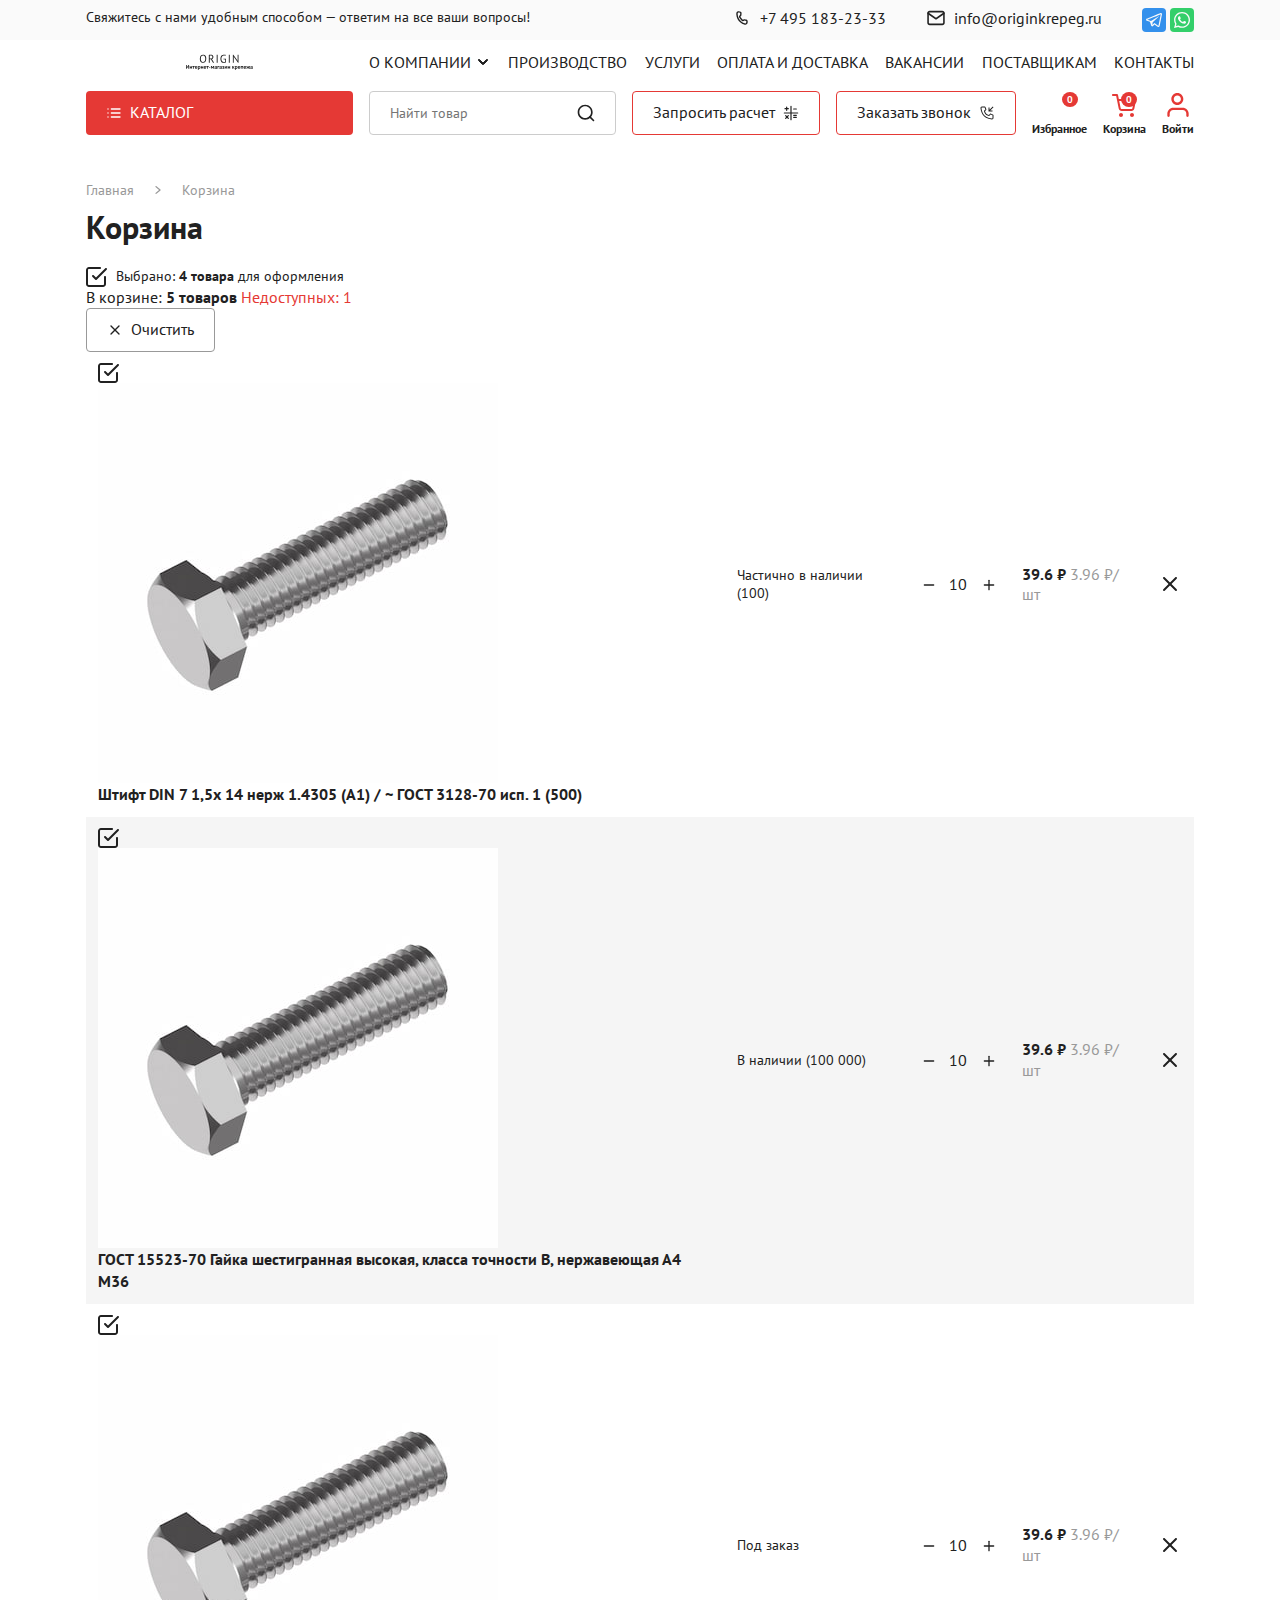
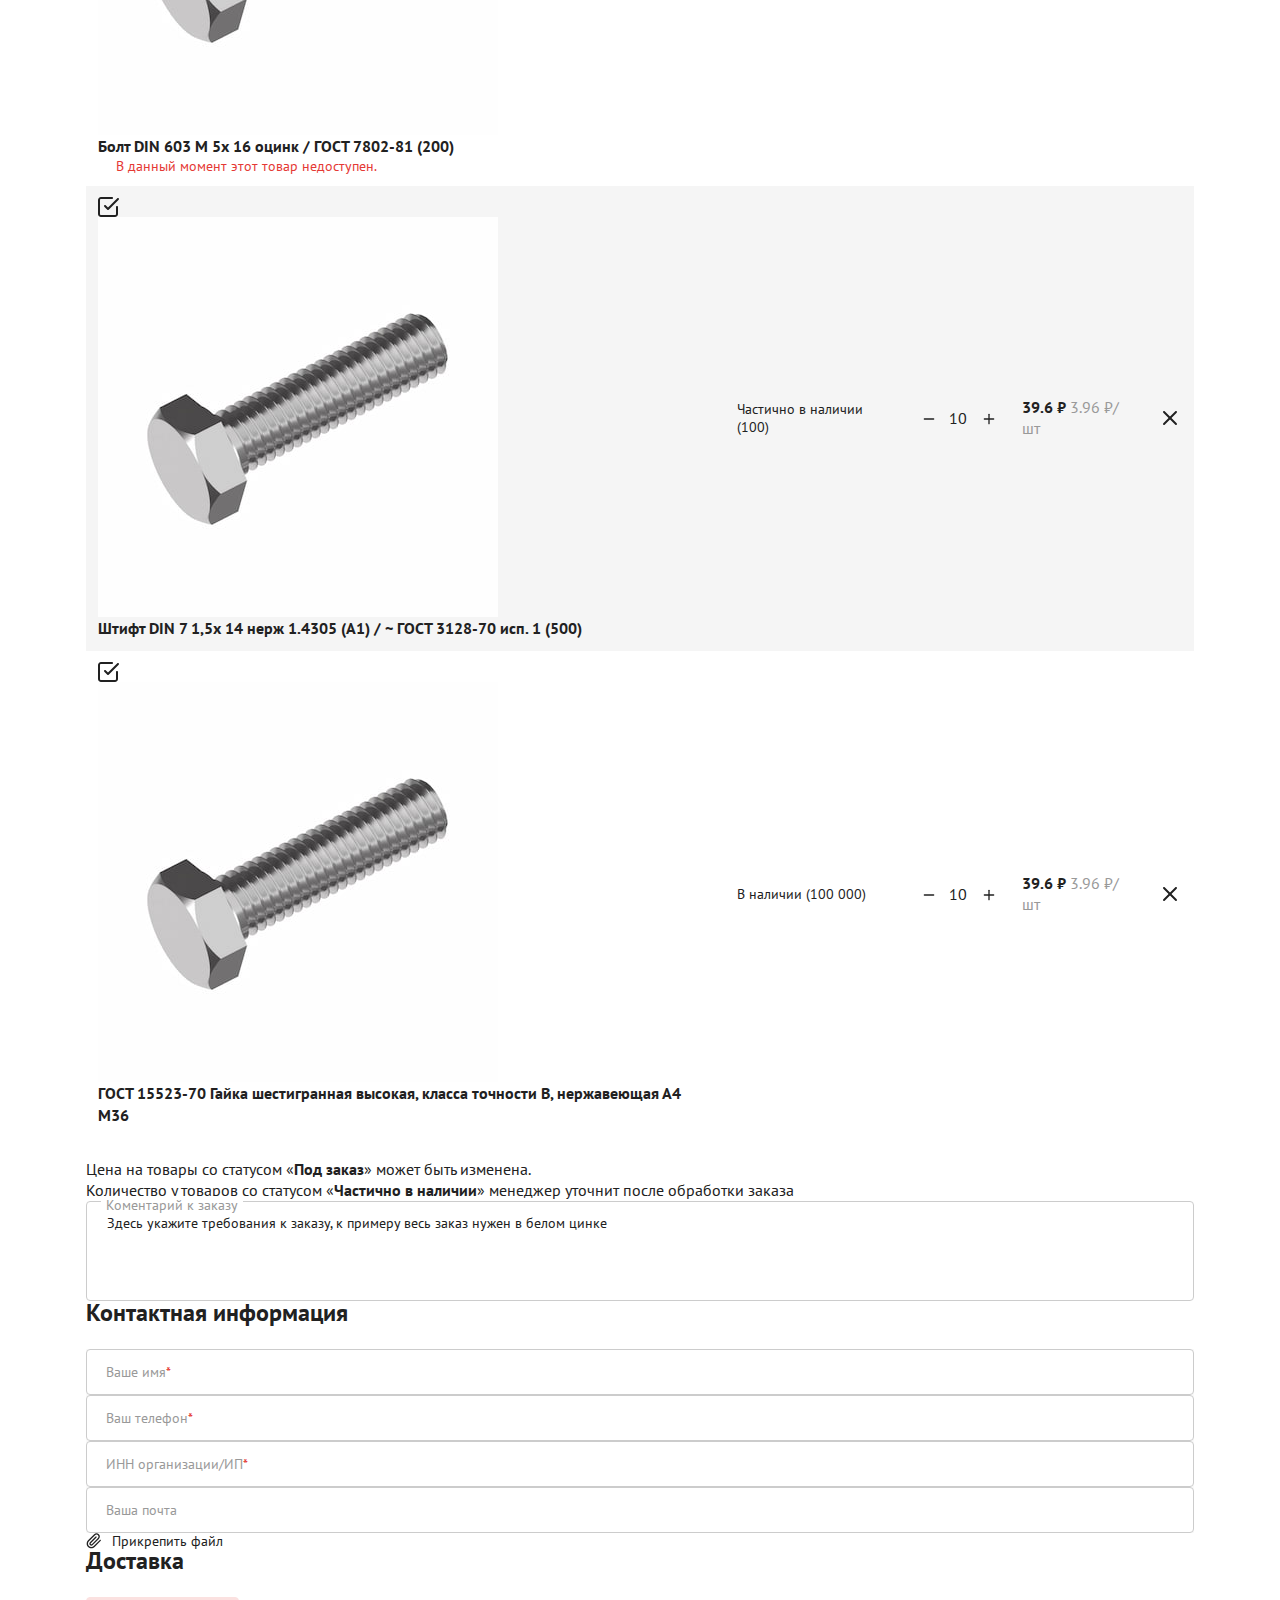
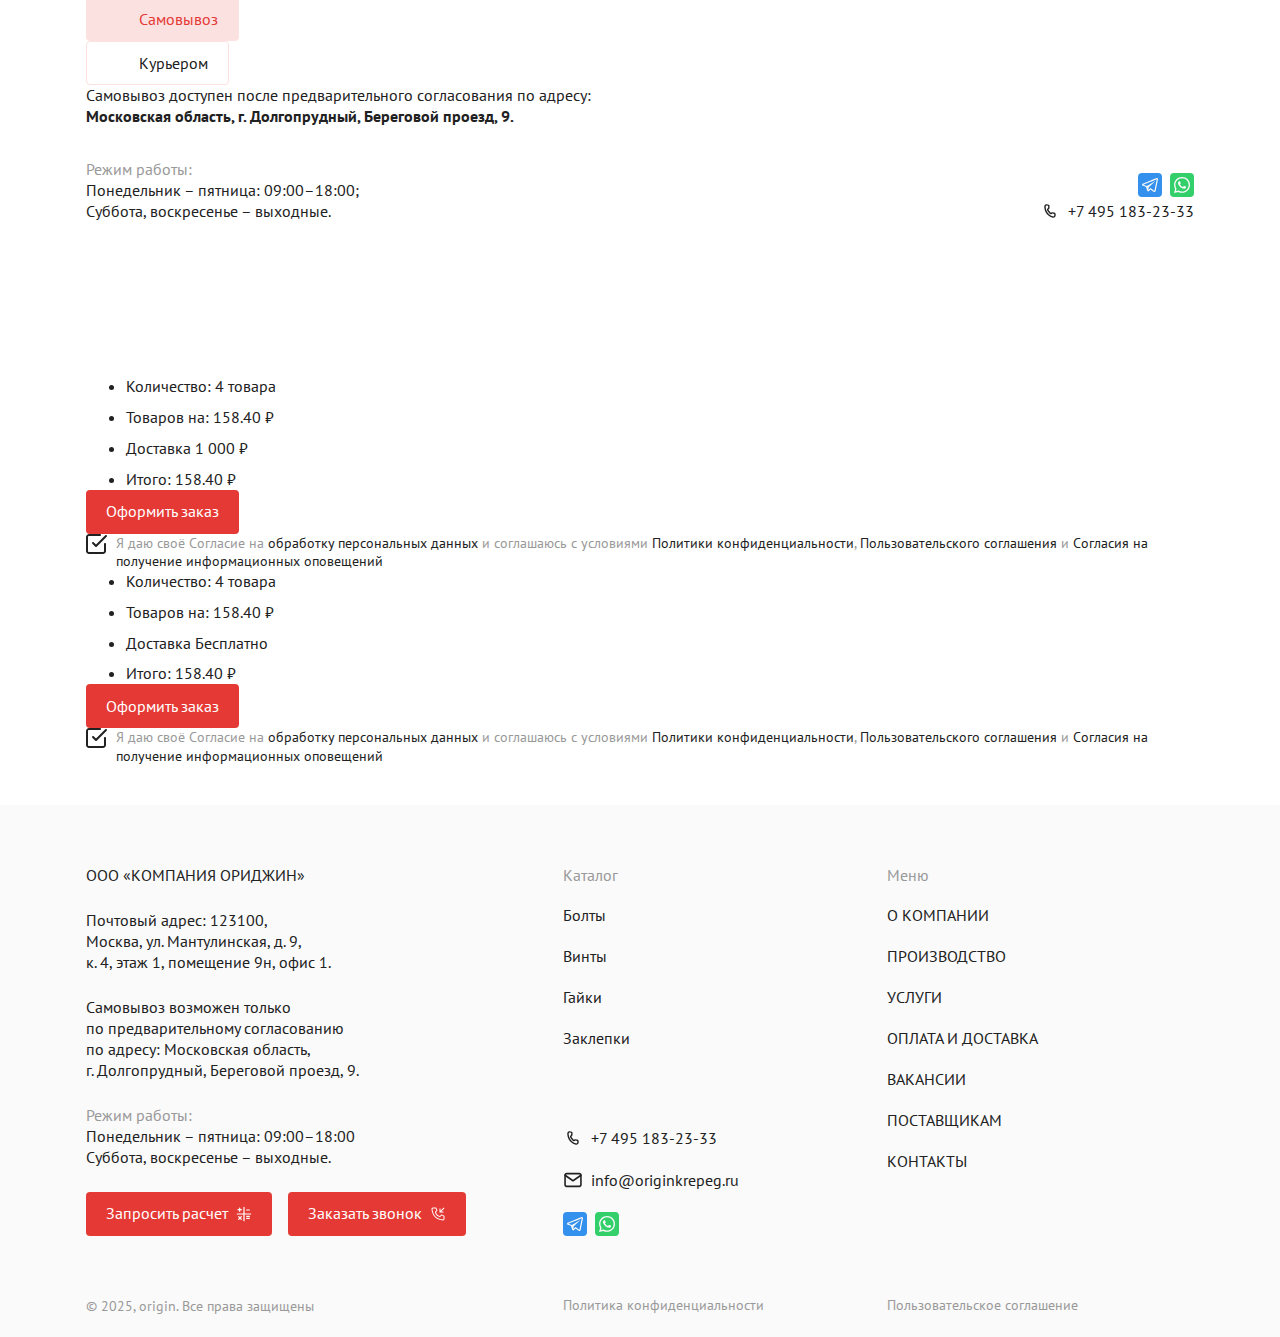
<file: basket.html>
<!DOCTYPE html>
<html lang="ru">

<head>
	<meta charset="UTF-8">
	<meta name="viewport" content="width=device-width, initial-scale=1.0">
	<title>Origin | Интернет-магазин крепежа</title>
	<meta name="robots" content="noindex, nofollow">
	<link rel="stylesheet" href="css/rSlider.min.css">
	<link rel="stylesheet" href="css/style.css">

	<script defer src="js/jquery.min.js"></script>
	<script defer src="js/slick.min.js"></script>
	<script defer src="js/jquery.maskedinput.min.js"></script>
	<script defer src="js/rSlider.min.js"></script>
	<script defer src="js/script.js"></script>
	<script defer src="js/basket.js"></script>
</head>

<body>
	<header class="header">
		<div class="container">
			<div class="header-top">
				<p class="header-top__text">
					Свяжитесь с нами удобным способом — ответим на все ваши вопросы!
				</p>
				<div class="header-contact">
					<a href="tel:+74951832333" class="link-contact">
						<svg class="ic ic-md">
							<use href="img/ic.svg#call"></use>
						</svg>
						+7 495 183-23-33
					</a>
					<a href="mailto:info@originkrepeg.ru" class="link-contact">
						<svg class="ic ic-md">
							<use href="img/ic.svg#email"></use>
						</svg>
						info@originkrepeg.ru
					</a>
					<div class="social">
						<a href="#" class="social-link">
							<svg class="ic ic-lg">
								<use href="img/ic.svg#telegram"></use>
							</svg>
						</a>
						<a href="#" class="social-link">
							<svg class="ic ic-lg">
								<use href="img/ic.svg#whatsapp"></use>
							</svg>
						</a>
					</div>
				</div>
			</div>

			<div class="header-middle">
				<a href="#" class="header-logo"><img src="img/origin-logo.svg" alt="i"></a>
				<nav class="header-nav">
					<ul class="header-menu">
						<li class="header-menu__item header-submenu__wrap">
							<button class="header-submenu__btn"> О компании
								<svg class="ic">
									<use href="img/ic.svg#arrow-down"></use>
								</svg>
							</button>
							<ul class="header-submenu">
								<li class="header-submenu__item">
									<a href="#" class="header-submenu__link">Производство</a>
								</li>
								<li class="header-submenu__item">
									<a href="#" class="header-submenu__link">Оплата и доставка</a>
								</li>
								<li class="header-submenu__item">
									<a href="#" class="header-submenu__link">Вакансии</a>
								</li>
							</ul>
						</li>
						<li class="header-menu__item">
							<a href="#" class="header-menu__link">Производство</a>
						</li>
						<li class="header-menu__item">
							<a href="#" class="header-menu__link">Услуги</a>
						</li>
						<li class="header-menu__item">
							<a href="#" class="header-menu__link">Оплата и доставка</a>
						</li>
						<li class="header-menu__item">
							<a href="#" class="header-menu__link">Вакансии</a>
						</li>
						<li class="header-menu__item">
							<a href="#" class="header-menu__link">Поставщикам</a>
						</li>
						<li class="header-menu__item">
							<a href="#" class="header-menu__link">Контакты</a>
						</li>
					</ul>
				</nav>
			</div>

			<div class="header-bottom">
				<button data-modal="#modal-catalog" class="btn btn-primary catalog-btn header-bottom__catalog">
					<svg class="ic">
						<use href="img/ic.svg#list"></use>
					</svg> Каталог
				</button>
				<button class="btn btn-icon btn-primary header-menu__btn" data-menu-btn><svg class="ic ic-lg">
						<use href="img/ic.svg#menu"></use>
					</svg></button>
				<a href="#" class="logo header-logo header-bottom__logo"><img src="img/origin-logo.svg" alt="i"></a>
				<form class="searchbar">
					<input type="search" required placeholder="Найти товар" class="searchbar__input">
					<button class="searchbar__btn"><svg class="ic ic-md">
							<use href="img/ic.svg#search"></use>
						</svg></button>
				</form>
				<button data-modal="#modal-req-2" class="btn btn-outline-primary lg-show">Запросить расчет
					<svg class="ic">
						<use href="img/ic.svg#calc"></use>
					</svg>
				</button>
				<button data-modal="#modal-call_request" class="btn btn-outline-primary lg-show">Заказать звонок
					<svg class="ic">
						<use href="img/ic.svg#phone"></use>
					</svg>
				</button>
				<button data-modal="#modal-search" class="btn btn-outline btn-icon searchbar-toggler">
					<svg class="ic">
						<use href="img/ic.svg#search"></use>
					</svg>
				</button>
				<a href="#" class="ic-btn">
					<span class="badge badge--sm badge-primary">0</span>
					<svg class="ic ic-xl">
						<use href="img/ic.svg#fav"></use>
					</svg>
					<span class="ic-btn__text">Избранное</span>
				</a>
				<a href="#" class="ic-btn">
					<span class="badge badge--sm badge-primary">0</span>
					<svg class="ic ic-xl">
						<use href="img/ic.svg#cart"></use>
					</svg>
					<span class="ic-btn__text">Корзина</span>
				</a>
				<button data-modal="#modal-login" class="ic-btn">
					<svg class="ic ic-xl">
						<use href="img/ic.svg#user"></use>
					</svg>
					<span class="ic-btn__text">Войти</span>
				</button>
			</div>
		</div>

		<div class="header-fixed">
			<div class="container header-fixed__container">
				<a href="#" class="header-logo"><img src="img/origin-logo.svg" alt="i"></a>
				<div class="header-fixed__row">
					<button data-modal="#modal-catalog" class="btn btn-primary catalog-btn">
						<svg class="ic">
							<use href="img/ic.svg#list"></use>
						</svg> Каталог
					</button>
					<button data-modal="#modal-search" class="btn btn-outline btn-icon">
						<svg class="ic">
							<use href="img/ic.svg#search"></use>
						</svg>
					</button>
					<button data-modal="#modal-req-2" class="btn btn-outline-primary xxl-show">Запросить расчет
						<svg class="ic">
							<use href="img/ic.svg#calc"></use>
						</svg>
					</button>
					<button data-modal="#modal-call_request" class="btn btn-outline-primary xxl-show">Заказать звонок
						<svg class="ic">
							<use href="img/ic.svg#phone"></use>
						</svg>
					</button>
				</div>
				<div class="header-fixed__contact">
					<a href="tel:+74951832333" class="link-contact">
						<svg class="ic ic-md">
							<use href="img/ic.svg#call"></use>
						</svg>
						+7 495 183-23-33
					</a>
					<a href="mailto:info@originkrepeg.ru" class="link-contact">
						<svg class="ic ic-md">
							<use href="img/ic.svg#email"></use>
						</svg>
						info@originkrepeg.ru
					</a>
					<div class="header-fixed__info">
						<p class="header-fixed__text">
							Свяжитесь с нами удобным способом — ответим на все ваши вопросы!
						</p>
						<div class="social">
							<a href="#" class="social-link">
								<svg class="ic ic-lg">
									<use href="img/ic.svg#telegram"></use>
								</svg>
							</a>
							<a href="#" class="social-link">
								<svg class="ic ic-lg">
									<use href="img/ic.svg#whatsapp"></use>
								</svg>
							</a>
						</div>
						<p class="header-fixed__text">
							<span class="c-gray">Режим работы:</span> <br>
							Понедельник – пятница: 09:00–18:00 <br>
							Суббота, воскресенье – выходные.
						</p>
					</div>
				</div>
				<a href="#" class="ic-btn">
					<span class="badge badge--sm badge-primary">0</span>
					<svg class="ic ic-xl">
						<use href="img/ic.svg#fav"></use>
					</svg>
					<span class="ic-btn__text">Избранное</span>
				</a>
				<a href="#" class="ic-btn">
					<span class="badge badge--sm badge-primary">0</span>
					<svg class="ic ic-xl">
						<use href="img/ic.svg#cart"></use>
					</svg>
					<span class="ic-btn__text">Корзина</span>
				</a>
				<button data-modal="#modal-login" class="ic-btn">
					<svg class="ic ic-xl">
						<use href="img/ic.svg#user"></use>
					</svg>
					<span class="ic-btn__text">Войти</span>
				</button>
				<button data-menu-btn class="btn btn-icon btn-gray header-fixed__menu"><svg class="ic ic-lg">
						<use href="img/ic.svg#menu"></use>
					</svg></button>
			</div>
		</div>

		<div class="menu-wrap" data-menu-content>
			<div class="menu" data-menu-content>
				<div class="menu-header">
					<h3 class="menu-heading">Меню</h3>
					<button class="menu-close" data-menu-close title="Закрыть меню">
						<svg class="ic">
							<use href="img/ic.svg#close"></use>
						</svg>
					</button>
				</div>
				<ul class="menu-list">
					<li class="menu-list__item">
						<button data-modal="#modal-catalog" class="menu-list__link" data-toggle="next"> Каталог
							<svg class="ic">
								<use href="img/ic.svg#arrow-right"></use>
							</svg>
						</button>
					</li>
					<li class="menu-list__item">
						<button class="menu-list__link" data-toggle="next"> О компании
							<svg class="ic">
								<use href="img/ic.svg#arrow-down"></use>
							</svg>
						</button>
						<ul class="menu-submenu">
							<li class="menu-submenu__item">
								<a href="#" class="menu-submenu__link">Производство</a>
							</li>
							<li class="menu-submenu__item">
								<a href="#" class="menu-submenu__link">Оплата и доставка</a>
							</li>
							<li class="menu-submenu__item">
								<a href="#" class="menu-submenu__link">Вакансии</a>
							</li>
						</ul>
					</li>
					<li class="menu-list__item">
						<a href="#" class="menu-list__link">Производство</a>
					</li>
					<li class="menu-list__item">
						<a href="#" class="menu-list__link">Услуги</a>
					</li>
					<li class="menu-list__item">
						<a href="#" class="menu-list__link">Оплата и доставка</a>
					</li>
					<li class="menu-list__item">
						<a href="#" class="menu-list__link">Вакансии</a>
					</li>
					<li class="menu-list__item">
						<a href="#" class="menu-list__link">Поставщикам</a>
					</li>
					<li class="menu-list__item">
						<a href="#" class="menu-list__link">Контакты</a>
					</li>
				</ul>
				<div class="menu-footer">
					<button data-modal="#modal-req-2" class="btn btn-outline-primary xxl-hide">Запросить расчет
						<svg class="ic">
							<use href="img/ic.svg#calc"></use>
						</svg>
					</button>
					<button data-modal="#modal-call_request" class="btn btn-outline-primary xxl-hide">Заказать звонок
						<svg class="ic">
							<use href="img/ic.svg#phone"></use>
						</svg>
					</button>
					<a href="tel:+74951832333" class="btn link-contact lg-hide">
						<svg class="ic ic-md">
							<use href="img/ic.svg#call"></use>
						</svg>
						+7 495 183-23-33
					</a>
					<a href="mailto:info@originkrepeg.ru" class="btn link-contact lg-hide">
						<svg class="ic ic-md">
							<use href="img/ic.svg#email"></use>
						</svg>
						info@originkrepeg.ru
					</a>
					<a href="#" class="btn social-link__tg lg-hide">
						<svg class="ic ic-lg">
							<use href="img/ic.svg#telegram"></use>
						</svg>
						Напишите в чат
					</a>
					<a href="#" class="btn social-link__wa lg-hide">
						<svg class="ic ic-lg">
							<use href="img/ic.svg#whatsapp"></use>
						</svg>
						Напишите в чат
					</a>
				</div>
			</div>
		</div>

		<nav class="navbar">
			<ul class="navbar-list">
				<li>
					<a href="main.html" class="ic-btn">
						<svg class="ic ic-xl">
							<use href="img/ic.svg#home"></use>
						</svg> Главная
					</a>
				</li>
				<li>
					<button class="ic-btn" data-menu-btn>
						<svg class="ic ic-xl">
							<use href="img/ic.svg#menu"></use>
						</svg> Меню
					</button>
				</li>
				<li>
					<button data-modal="#modal-catalog" class="ic-btn">
						<svg class="ic ic-xl">
							<use href="img/ic.svg#list"></use>
						</svg> Каталог
					</button>
				</li>
				<li>
					<a href="#" class="ic-btn">
						<span class="badge badge--sm badge-primary">0</span>
						<svg class="ic ic-xl">
							<use href="img/ic.svg#fav"></use>
						</svg> Избранное
					</a>
				</li>
				<li>
					<a href="#" class="ic-btn">
						<span class="badge badge--sm badge-primary">0</span>
						<svg class="ic ic-xl">
							<use href="img/ic.svg#cart"></use>
						</svg> Корзина
					</a>
				</li>
				<li>
					<button data-modal="#modal-login" class="ic-btn">
						<svg class="ic ic-xl">
							<use href="img/ic.svg#user"></use>
						</svg> Кабинет
					</button>
				</li>
			</ul>
		</nav>
	</header>

	<main>
		<section class="basket">
			<div class="container">
				<ul class="breadcumbs">
					<li class="breadcumbs-li">
						<a href="#" class="breadcumbs-link">Главная</a>
						<svg class="ic">
							<use href="img/ic.svg#arrow-right"></use>
						</svg>
					</li>
					<li class="breadcumbs-li">
						<a href="#" class="breadcumbs-link">Корзина</a>
						<svg class="ic">
							<use href="img/ic.svg#arrow-right"></use>
						</svg>
					</li>
				</ul>
				<h1 class="basket-heading">Корзина</h1>

				<form action="#" class="basket-wrap">
					<div class="basket-content">
						<div class="basket-header">
							<div class="inp-checkbox">
								<input type="checkbox" id="select-all" checked>
								<label class="inp-checkbox__label">
									Выбрано: <b data-basket-selected-count>5 товаров</b> для оформления
								</label>
							</div>
							<div class="basket-buttons">
								<button type="button" class="basket-btn" data-basket-all>В корзине: <b data-basket-count>0 товаров</b></button>
								<button type="button" class="c-danger basket-btn" data-basket-unavailable>Недоступных: <span data-basket-unavailable-count>0</span></button>
								<button type="button" class="btn btn-xsm btn-outline" data-basket-clear>
									<svg class="ic">
										<use href="img/ic.svg#close"></use>
									</svg>Очистить
								</button>
							</div>
						</div>

						<div class="basket-items">
							<table class="basket-table">
								<tr>
									<td>
										<div class="basket-item">
											<div class="inp-checkbox">
												<input type="checkbox" checked>
												<label class="inp-checkbox__label"></label>
											</div>
											<a href="./card.html">
												<img src="img/poduct.jpg" alt="Product 1" class="basket-item__img">
											</a>
											<div class="basket-item__title">
												<h3 class="basket-item__heading">
													<a href="./card.html">Штифт DIN 7 1,5x 14 нерж 1.4305 (A1) /
														~ ГОСТ 3128-70 исп. 1 (500)</a>
												</h3>

												<div class="fx basket-stock md-show">
													<svg class="ic ic-md">
														<use href="img/ic.svg#p-stock"></use>
													</svg>Частично в наличии (100)
												</div>
											</div>
										</div>
									</td>
									<td>
										<div class="fx basket-stock md-hide">
											<svg class="ic ic-md">
												<use href="img/ic.svg#p-stock"></use>
											</svg>Частично в наличии (100)
										</div>
									</td>
									<td>
										<div class="amount basket-amount" data-change="price__val-1"
											data-price-val="3.96 ₽">
											<button type="button" class="amount-dec"><svg class="ic">
													<use href="img/ic.svg#subtract"></use>
												</svg></button>
											<input type="number" value="10" min="0" class="amount-input">
											<button type="button" class="amount-inc"><svg class="ic">
													<use href="img/ic.svg#add"></use>
												</svg></button>
										</div>
									</td>
									<td>
										<p class="basket-price">
											<b data-price="price__val-1">39.6 ₽</b>
											<span class="c-gray">3.96 ₽/шт</span>
										</p>
									</td>
									<td>
										<button><svg class="ic ic-lg" type="button" data-basket-remove>
												<use href="img/ic.svg#close"></use>
											</svg></button>
									</td>
								</tr>
								<tr>
									<td>
										<div class="basket-item">
											<div class="inp-checkbox">
												<input type="checkbox" checked>
												<label class="inp-checkbox__label"></label>
											</div>
											<a href="./card.html">
												<img src="img/poduct.jpg" alt="Product 1" class="basket-item__img">
											</a>
											<div class="basket-item__title">
												<h3 class="basket-item__heading">
													<a href="./card.html">ГОСТ 15523-70 Гайка шестигранная
														высокая, класса точности В, нержавеющая А4 М36</a>
												</h3>
												<div class="fx basket-stock md-show">
													<svg class="ic ic-md">
														<use href="img/ic.svg#instock"></use>
													</svg>В наличии (100 000)
												</div>
											</div>
										</div>
									</td>
									<td>
										<div class="fx basket-stock md-hide">
											<svg class="ic ic-md">
												<use href="img/ic.svg#instock"></use>
											</svg>В наличии (100 000)
										</div>
									</td>
									<td>
										<div class="amount basket-amount" data-change="price__val-2"
											data-price-val="3.96 ₽">
											<button type="button" class="amount-dec"><svg class="ic">
													<use href="img/ic.svg#subtract"></use>
												</svg></button>
											<input type="number" value="10" min="0" class="amount-input">
											<button type="button" class="amount-inc"><svg class="ic">
													<use href="img/ic.svg#add"></use>
												</svg></button>
										</div>
									</td>
									<td>
										<p class="basket-price">
											<b data-price="price__val-2">39.6 ₽</b>
											<span class="c-gray">3.96 ₽/шт</span>
										</p>
									</td>
									<td>
										<button><svg class="ic ic-lg" type="button" data-basket-remove>
												<use href="img/ic.svg#close"></use>
											</svg></button>
									</td>
								</tr>
								<tr class="basket--unavailable">
									<td>
										<div class="basket-item">
											<div class="inp-checkbox">
												<input type="checkbox" checked>
												<label class="inp-checkbox__label"></label>
											</div>
											<a href="./card.html">
												<img src="img/poduct.jpg" alt="Product 1" class="basket-item__img">
											</a>
											<div class="basket-item__title">
												<h3 class="basket-item__heading">
													<a href="./card.html">Болт DIN 603 M 5x 16 оцинк / ГОСТ 7802-81
														(200)</a>
												</h3>

												<div class="fx basket-stock md-show">
													<svg class="ic ic-md">
														<use href="img/ic.svg#not-instock"></use>
													</svg>Под заказ
												</div>

												<div class="fx c-danger basket-stock md-hide">
													<svg class="ic ic-md">
														<use href="img/ic.svg#not-instock"></use>
													</svg>В данный момент этот товар недоступен.
												</div>
											</div>
										</div>
									</td>
									<td>
										<div class="fx basket-stock md-hide">
											<svg class="ic ic-md">
												<use href="img/ic.svg#not-instock"></use>
											</svg>Под заказ
										</div>

										<div class="fx c-danger basket-stock md-show">
											<svg class="ic ic-md">
												<use href="img/ic.svg#not-instock"></use>
											</svg>В данный момент этот товар недоступен.
										</div>
									</td>
									<td>
										<div class="amount basket-amount" data-change="price__val-3"
											data-price-val="3.96 ₽">
											<button type="button" class="amount-dec"><svg class="ic">
													<use href="img/ic.svg#subtract"></use>
												</svg></button>
											<input type="number" value="10" min="0" class="amount-input">
											<button type="button" class="amount-inc"><svg class="ic">
													<use href="img/ic.svg#add"></use>
												</svg></button>
										</div>
									</td>
									<td>
										<p class="basket-price">
											<b data-price="price__val-3">39.6 ₽</b>
											<span class="c-gray">3.96 ₽/шт</span>
										</p>
									</td>
									<td>
										<button><svg class="ic ic-lg" type="button" data-basket-remove>
												<use href="img/ic.svg#close"></use>
											</svg></button>
									</td>
								</tr>
								<tr>
									<td>
										<div class="basket-item">
											<div class="inp-checkbox">
												<input type="checkbox" checked>
												<label class="inp-checkbox__label"></label>
											</div>
											<a href="./card.html">
												<img src="img/poduct.jpg" alt="Product 1" class="basket-item__img">
											</a>
											<div class="basket-item__title">
												<h3 class="basket-item__heading">
													<a href="./card.html">Штифт DIN 7 1,5x 14 нерж 1.4305 (A1) /
														~ ГОСТ 3128-70 исп. 1 (500)</a>
												</h3>

												<div class="fx basket-stock md-show">
													<svg class="ic ic-md">
														<use href="img/ic.svg#p-stock"></use>
													</svg>Частично в наличии (100)
												</div>
											</div>
										</div>
									</td>
									<td>
										<div class="fx basket-stock md-hide">
											<svg class="ic ic-md">
												<use href="img/ic.svg#p-stock"></use>
											</svg>Частично в наличии (100)
										</div>
									</td>
									<td>
										<div class="amount basket-amount" data-change="price__val-4"
											data-price-val="3.96 ₽">
											<button type="button" class="amount-dec"><svg class="ic">
													<use href="img/ic.svg#subtract"></use>
												</svg></button>
											<input type="number" value="10" min="0" class="amount-input">
											<button type="button" class="amount-inc"><svg class="ic">
													<use href="img/ic.svg#add"></use>
												</svg></button>
										</div>
									</td>
									<td>
										<p class="basket-price">
											<b data-price="price__val-4">39.6 ₽</b>
											<span class="c-gray">3.96 ₽/шт</span>
										</p>
									</td>
									<td>
										<button><svg class="ic ic-lg" type="button" data-basket-remove>
												<use href="img/ic.svg#close"></use>
											</svg></button>
									</td>
								</tr>
								<tr>
									<td>
										<div class="basket-item">
											<div class="inp-checkbox">
												<input type="checkbox" checked>
												<label class="inp-checkbox__label"></label>
											</div>
											<a href="./card.html">
												<img src="img/poduct.jpg" alt="Product 1" class="basket-item__img">
											</a>
											<div class="basket-item__title">
												<h3 class="basket-item__heading">
													<a href="./card.html">ГОСТ 15523-70 Гайка шестигранная
														высокая, класса точности В, нержавеющая А4 М36</a>
												</h3>

												<div class="fx basket-stock md-show">
													<svg class="ic ic-md">
														<use href="img/ic.svg#instock"></use>
													</svg>В наличии (100 000)
												</div>
											</div>
										</div>
									</td>
									<td>
										<div class="fx basket-stock md-hide">
											<svg class="ic ic-md">
												<use href="img/ic.svg#instock"></use>
											</svg>В наличии (100 000)
										</div>
									</td>
									<td>
										<div class="amount basket-amount" data-change="price__val-5"
											data-price-val="3.96 ₽">
											<button type="button" class="amount-dec"><svg class="ic">
													<use href="img/ic.svg#subtract"></use>
												</svg></button>
											<input type="number" value="10" min="0" class="amount-input">
											<button type="button" class="amount-inc"><svg class="ic">
													<use href="img/ic.svg#add"></use>
												</svg></button>
										</div>
									</td>
									<td>
										<p class="basket-price">
											<b data-price="price__val-5">39.6 ₽</b>
											<span class="c-gray">3.96 ₽/шт</span>
										</p>
									</td>
									<td>
										<button><svg class="ic ic-lg" type="button" data-basket-remove>
												<use href="img/ic.svg#close"></use>
											</svg></button>
									</td>
								</tr>
							</table>
							<div class="basket-deleted__wrap" data-basket-deleted=""></div>
						</div>

						<div class="att">
							<svg class="ic ic-md">
								<use href="img/ic.svg#info"></use>
							</svg>
							<p class="att-text">
								Цена на товары со статусом «<b>Под заказ</b>» может быть изменена. <br class="md-hide">
								Количество у товаров со статусом «<b>Частично в наличии</b>» менеджер уточнит после
								обработки заказа
							</p>
						</div>

						<div class="inp-group">
							<textarea name="basket-comment" placeholder="Коментарий к заказу" id="basket-comment"
								class="inp-field">Здесь укажите требования к заказу, к примеру весь заказ нужен в белом цинке</textarea>
							<label for="basket-comment" class="inp-label">Коментарий к заказу</label>
						</div>

						<div class="basket-information">
							<h2>Контактная информация</h2>
							<div class="form-double">
								<div class="inp-group bg-grayish">
									<input type="text" id="basket-name" placeholder="Ваше имя" required
										class="inp-field">
									<label for="basket-name" class="inp-label">Ваше имя</label>
								</div>
								<div class="inp-group bg-grayish">
									<input type="tel" id="basket-tel" placeholder="Ваш телефон" required
										class="inp-field">
									<label for="basket-tel" class="inp-label">Ваш телефон</label>
								</div>
								<div class="inp-group bg-grayish">
									<input type="text" id="basket-inn" required placeholder="ИНН организации/ИП"
										class="inp-field">
									<label for="basket-inn" class="inp-label">ИНН организации/ИП</label>
								</div>
								<div class="inp-group bg-grayish">
									<input type="email" id="basket-email" placeholder="Ваша почта" class="inp-field">
									<label for="basket-email" class="inp-label">Ваша почта</label>
								</div>
								<div class="inp-file">
									<input type="file" name="file" id="file">
									<label for="file" class="inp-file__label">
										<svg class="ic">
											<use href="img/ic.svg#paperclip"></use>
										</svg> <span>Прикрепить файл</span>
									</label>
								</div>
							</div>
						</div>

						<div class="basket-delivery" data-tab-parent>
							<h2>Доставка</h2>

							<div class="tab-toggler" data-tab-active="active">
								<div data-tab="pickup" class="inp-btn active">
									<input type="radio" checked name="delivery" value="Самовывоз">
									<label class="inp-btn__label btn btn-outline-secondary">
										<svg class="ic ic-lg">
											<use href="img/ic.svg#packege"></use>
										</svg> Самовывоз
									</label>
								</div>
								<div data-tab="delivery" class="inp-btn">
									<input type="radio" name="delivery" value="Курьером">
									<label class="inp-btn__label btn btn-outline-secondary">
										<svg class="ic ic-lg">
											<use href="img/ic.svg#delivery"></use>
										</svg> Курьером
									</label>
								</div>
							</div>

							<div data-tab-content="pickup" class="basket-delivery__content">
								<p class="product-contact__text">
									Самовывоз доступен после предварительного согласования по адресу: <br>
									<b>Московская область, г. Долгопрудный, Береговой проезд, 9.</b>
								</p>
								<div class="product-contact__wrap">
									<p class="product-contact__col">
										<span class="c-gray">Режим работы:</span> <br>
										Понедельник – пятница: 09:00–18:00; <br>
										Суббота, воскресенье – выходные.
									</p>

									<div class="product-contact__links">
										<div class="social">
											<a href="#" class="social-link">
												<svg class="ic ic-lg">
													<use href="img/ic.svg#telegram"></use>
												</svg>
											</a>
											<a href="#" class="social-link">
												<svg class="ic ic-lg">
													<use href="img/ic.svg#whatsapp"></use>
												</svg>
											</a>
										</div>
										<a href="tel:+74951832333" class="link-contact">
											<svg class="ic ic-md">
												<use href="img/ic.svg#call"></use>
											</svg> +7 495 183-23-33
										</a>
									</div>
								</div>
								<iframe class="basket-delivery__map" loading="lazy" src="https://yandex.ru/map-widget/v1/?um=constructor%3Aba154fe8e8d3b67de00d9dae4f81c961272d357be7496cda0e599945ae15796c&amp;source=constructor" frameborder="0"></iframe>
							</div>

							<div data-tab-content="delivery" class="basket-delivery__content">
								<div class="basket-delivery__tk">
									<h3 class="basket-subheading">Транспортные компании (ТК)</h3>
									<div class="form-float">
										<div class="inp-checkbox">
											<input type="radio" required name="tk" id="tc-2">
											<label class="inp-checkbox__label" for="tc-2">ПЭК</label>
										</div>
										<div class="inp-checkbox">
											<input type="radio" name="tk" id="tc-3">
											<label class="inp-checkbox__label" for="tc-3">Деловые линии</label>
										</div>
										<div class="inp-checkbox">
											<input type="radio" name="tk" id="tc-4">
											<label class="inp-checkbox__label" for="tc-4">Байкал Сервис</label>
										</div>
										<div class="inp-checkbox">
											<input type="radio" name="tk" id="tc-5">
											<label class="inp-checkbox__label" for="tc-5">СДЭК</label>
										</div>
										<div class="inp-checkbox">
											<input type="radio" name="tk" id="tc-6">
											<label class="inp-checkbox__label" for="tc-6">Major Express</label>
										</div>
									</div>
								</div>
								<h3 class="basket-subheading">Контактные данные</h3>
								<div class="form-tripple">
									<div class="inp-group bg-grayish">
										<input type="text" id="basket-name" placeholder="Ваше имя" required
											class="inp-field">
										<label for="basket-name" class="inp-label">Ваше имя</label>
									</div>
									<div class="inp-group bg-grayish">
										<input type="tel" id="basket-tel" placeholder="Ваш телефон" required
											class="inp-field">
										<label for="basket-tel" class="inp-label">Ваш телефон</label>
									</div>
									<div class="inp-group bg-grayish">
										<input type="email" id="basket-email" placeholder="Ваша почта"
											class="inp-field">
										<label for="basket-email" class="inp-label">Ваша почта</label>
									</div>
									<div class="inp-group bg-grayish">
										<textarea id="message_3" placeholder="Ваш комментарий"
											class="inp-field"></textarea>
										<label for="message_3" class="inp-label">Ваш комментарий</label>
									</div>
								</div>
								<ul class="basket-delivery__list">
									<li>До Москвы и Московской области — от 612 ₽.</li>
									<li>До терминала транспортной компании — бесплатно.</li>
									<li>До пункта отправки СДЭК — бесплатно.</li>
									<li>По Ленинградской области — точную стоимость уточняйте у консультанта.</li>
									<li>Доставка по России выбранной вами транспортной компанией.</li>
								</ul>
								<div class="att">
									<svg class="ic ic-md">
										<use href="img/ic.svg#info"></use>
									</svg>
									<p class="att-text">Стоимость и срок доставки уточнит менеджер при подтверждении
										заказа</p>
								</div>
							</div>
						</div>

						<div class="basket-nav">
							<div class="basket-info">
								<ul class="list-dotted">
									<li>
										<span class="head">Количество:</span>
										<span class="val" data-basket-selected-count>5</span>
									</li>
									<li>
										<span class="head">Товаров на: </span>
										<span class="val" data-basket-total>5 000 ₽</span>
									</li>
									<li>
										<span class="head">Доставка</span>
										<span class="val" data-basket-delivery>1 000 ₽</span>
									</li>
									<li class="list-dotted__footer">
										<span class="head">Итого:</span>
										<span class="val" data-basket-total>6 000 ₽</span>
									</li>
								</ul>
								<button type="submit" data-basket-submit class="btn btn-disabled w-full">Оформить заказ</button>
							</div>
							<div class="inp-checkbox">
								<input type="checkbox" data-basket-agreement checked required>
								<label class="inp-checkbox__label c-gray">
									Я даю своё Согласие на <a href="#">обработку персональных данных</a> и соглашаюсь с
									условиями <a href="#">Политики конфиденциальности</a>, <a href="#">Пользовательского
										соглашения</a> и <a href="#">Согласия на получение информационных оповещений</a>
								</label>
							</div>
						</div>
					</div>

					<aside class="basket-aside">
						<div class="basket-nav">
							<div class="basket-info">
								<ul class="list-dotted">
									<li>
										<span class="head">Количество:</span>
										<span class="val" data-basket-selected-count>5</span>
									</li>
									<li>
										<span class="head">Товаров на: </span>
										<span class="val" data-basket-total>5 000 ₽</span>
									</li>
									<li>
										<span class="head">Доставка</span>
										<span class="val" data-basket-delivery>Бесплатно</span>
									</li>
									<li class="list-dotted__footer">
										<span class="head">Итого:</span>
										<span class="val" data-basket-total>6 000 ₽</span>
									</li>
								</ul>
								<button type="submit" data-basket-submit class="btn btn-disabled w-full">Оформить заказ</button>
							</div>
							<div class="inp-checkbox">
								<input type="checkbox" data-basket-agreement checked required>
								<label class="inp-checkbox__label c-gray">
									Я даю своё Согласие на <a href="#">обработку персональных данных</a> и соглашаюсь с
									условиями <a href="#">Политики конфиденциальности</a>, <a href="#">Пользовательского
										соглашения</a> и <a href="#">Согласия на получение информационных оповещений</a>
								</label>
							</div>
						</div>
					</aside>
				</form>
			</div>
		</section>
	</main>


	<footer class="footer">
		<div class="container">
			<div class="footer-wrap">
				<div class="footer-title">
					<p class="footer-text">ООО «КОМПАНИЯ ОРИДЖИН»</p>
					<p class="footer-text">
						Почтовый адрес: 123100, <br>
						Москва, ул. Мантулинская, д. 9, <br>
						к. 4, этаж 1, помещение 9н, офис 1.
					</p>
					<p class="footer-text">
						Самовывоз возможен только <br>
						по предварительному согласованию <br>
						по адресу: Московская область, <br>
						г. Долгопрудный, Береговой проезд, 9.
					</p>
					<p class="footer-text">
						<span class="footer-heading">Режим работы:</span>
						Понедельник – пятница: 09:00–18:00 <br>
						Суббота, воскресенье – выходные.
					</p>
					<div class="footer-contact sm-hide">
						<div class="footer-contact__col">
							<a href="tel:+74951832333" class="link-contact">
								<svg class="ic ic-md">
									<use href="img/ic.svg#call"></use>
								</svg>
								+7 495 183-23-33
							</a>
							<a href="mailto:info@originkrepeg.ru" class="link-contact">
								<svg class="ic ic-md">
									<use href="img/ic.svg#email"></use>
								</svg>
								info@originkrepeg.ru
							</a>
						</div>
						<div class="social">
							<a href="#" class="social-link">
								<svg class="ic ic-lg">
									<use href="img/ic.svg#telegram"></use>
								</svg>
							</a>
							<a href="#" class="social-link">
								<svg class="ic ic-lg">
									<use href="img/ic.svg#whatsapp"></use>
								</svg>
							</a>
						</div>
					</div>
					<div class="footer-btns lg-show">
						<button data-modal="#modal-req-2" class="btn btn-primary">Запросить расчет
							<svg class="ic">
								<use href="img/ic.svg#calc"></use>
							</svg>
						</button>
						<button data-modal="#modal-call_request" class="btn btn-primary">Заказать звонок
							<svg class="ic">
								<use href="img/ic.svg#phone"></use>
							</svg>
						</button>
					</div>
				</div>
				<div class="footer-col">
					<h3 class="footer-heading">Каталог</h3>
					<nav class="footer-nav">
						<a href="#" class="footer-nav__link">Болты</a>
						<a href="#" class="footer-nav__link">Винты</a>
						<a href="#" class="footer-nav__link">Гайки</a>
						<a href="#" class="footer-nav__link">Заклепки</a>
						<a href="#" class="footer-nav__link sm-hide">Кольца стопорные</a>
						<a href="#" class="footer-nav__link sm-hide">Саморезы</a>
						<a href="#" class="footer-nav__link sm-hide">Хомуты, скобы и стяжки</a>
						<a href="#" class="footer-nav__link sm-hide">Шайбы</a>
						<a href="#" class="footer-nav__link sm-hide">Шпильки резьбовые</a>
						<a href="#" class="footer-nav__link sm-hide">Шплинты</a>
						<a href="#" class="footer-nav__link c-gray sm-hide">Шпонки</a>
						<a href="#" class="footer-nav__link c-gray sm-hide">Шурупы</a>
						<a href="#" class="footer-nav__link c-gray sm-hide">Штифты</a>
						<a href="#" class="footer-nav__link c-gray sm-hide">Приварной крепёж</a>
					</nav>

					<div class="footer-contact sm-show">
						<a href="tel:+74951832333" class="link-contact">
							<svg class="ic ic-md">
								<use href="img/ic.svg#call"></use>
							</svg>
							+7 495 183-23-33
						</a>
						<a href="mailto:info@originkrepeg.ru" class="link-contact">
							<svg class="ic ic-md">
								<use href="img/ic.svg#email"></use>
							</svg>
							info@originkrepeg.ru
						</a>
						<div class="social">
							<a href="#" class="social-link">
								<svg class="ic ic-lg">
									<use href="img/ic.svg#telegram"></use>
								</svg>
							</a>
							<a href="#" class="social-link">
								<svg class="ic ic-lg">
									<use href="img/ic.svg#whatsapp"></use>
								</svg>
							</a>
						</div>
					</div>
					<button data-modal="#modal-req-2" class="btn btn-primary lg-hide">Запросить расчет
						<svg class="ic">
							<use href="img/ic.svg#calc"></use>
						</svg>
					</button>
				</div>
				<div class="footer-col">
					<h3 class="footer-heading">Меню</h3>
					<nav class="footer-nav footer-nav--menu">
						<a href="#" class="footer-nav__link">О компании</a>
						<a href="#" class="footer-nav__link">Производство</a>
						<a href="#" class="footer-nav__link">Услуги</a>
						<a href="#" class="footer-nav__link">Оплата и доставка</a>
						<a href="#" class="footer-nav__link">Вакансии</a>
						<a href="#" class="footer-nav__link">Поставщикам</a>
						<a href="#" class="footer-nav__link">Контакты</a>
					</nav>
					<button data-modal="#modal-call_request" class="btn btn-primary lg-hide">Заказать звонок
						<svg class="ic">
							<use href="img/ic.svg#phone"></use>
						</svg>
					</button>
				</div>
			</div>
			<p class="footer-bottom">
				<span class="footer-bottom__text">© 2025, origin. Все права защищены</span>
				<a href="#" class="footer-bottom__link">Политика конфиденциальности</a>
				<a href="#" class="footer-bottom__link">Пользовательское соглашение</a>
			</p>
		</div>
	</footer>

	<div class="modal modal-lg" id="modal-filter">
		<div class="modal-content">
			<button class="modal-close" title="Закрыть"><svg class="ic ic-md">
					<use href="img/ic.svg#close"></use>
				</svg></button>
			<h2 class="modal-heading">Фильтры</h2>
			<div data-replace-to="filters"></div>
		</div>
	</div>

	<div class="modal modal-lg" id="modal-quicksearch">
		<div class="modal-content">
			<button class="modal-close" title="Закрыть"><svg class="ic ic-md">
					<use href="img/ic.svg#close"></use>
				</svg></button>
			<h2 class="modal-heading">Быстрый поиск</h2>

			<div class="quicksearch quicksearch--lg">
				<form class="form quicksearch__form">
					<div class="inp-wrap">
						<label class="inp-wrap__label">DIN/ГОСТ/ISO</label>
						<input type="text" required>
					</div>
					<div class="inp-wrap">
						<label class="inp-wrap__label">Диаметр</label>
						<input type="text" required>
					</div>
					<div class="inp-wrap">
						<label class="inp-wrap__label">Длина</label>
						<input type="text" required>
					</div>
					<div class="inp-wrap">
						<label class="inp-wrap__label">Материал</label>
						<select>
							<option hidden></option>
							<option selected>Материал #1</option>
							<option>Материал #2</option>
							<option>Материал #3</option>
						</select>
					</div>
					<button type="submit" class="btn btn-primary">Показать</button>
					<button type="reset" class="btn btn-secondary">Сбросить</button>
				</form>
			</div>
		</div>
	</div>

	<div class="modal modal-lg" id="modal-types">
		<div class="modal-content">
			<button class="modal-close" title="Закрыть"><svg class="ic ic-md">
					<use href="img/ic.svg#close"></use>
				</svg></button>
			<h2 class="modal-heading">Виды</h2>

			<div class="type-wrap">
				<div class="type">
					<img src="img/poduct.jpg" alt="pr" class="type-img">
					<a href="#" class="type-descr">DIN 444 B Болт откидной Латунь</a>
				</div>
				<div class="type">
					<img src="img/poduct.jpg" alt="pr" class="type-img">
					<a href="#" class="type-descr">DIN 444 LB Болт откидной Нержавеющий Полная резьба</a>
				</div>
				<div class="type">
					<img src="img/poduct.jpg" alt="pr" class="type-img">
					<a href="#" class="type-descr">DIN 444 B Болт откидной Нержавеющий</a>
				</div>
				<div class="type">
					<img src="img/poduct.jpg" alt="pr" class="type-img">
					<a href="#" class="type-descr">DIN 444 B Болт откидной Латунь</a>
				</div>
				<div class="type">
					<img src="img/poduct.jpg" alt="pr" class="type-img">
					<a href="#" class="type-descr">DIN 444 LB Болт откидной Нержавеющий Полная резьба</a>
				</div>
				<div class="type">
					<img src="img/poduct.jpg" alt="pr" class="type-img">
					<a href="#" class="type-descr">DIN 444 B Болт откидной Нержавеющий</a>
				</div>
			</div>
		</div>
	</div>

	<div class="modal" id="modal-gotinstock">
		<div class="modal-content">
			<button class="modal-close" title="Закрыть"><svg class="ic ic-md">
					<use href="img/ic.svg#close"></use>
				</svg></button>
			<h2 class="modal-heading">
				Сообщить <br>
				о поступлении товара
			</h2>

			<form class="form">
				<div class="form-group">
					<div class="inp-group">
						<input type="email" required id="gotinstock-name" placeholder="Ваша почта" class="inp-field">
						<label for="gotinstock-name" class="inp-label">Ваша почта</label>
					</div>
					<select>
						<option hidden>Актуальность</option>
						<option>7 дней</option>
						<option>10 дней</option>
						<option>30 дней </option>
					</select>
				</div>

				<div class="form-group">
					<div class="inp-checkbox">
						<input type="checkbox" required id="gotinstock_2">
						<label for="gotinstock_2" class="inp-checkbox__label">
							Я согласен(а) с обработкой персональных данных в соответствии с <a href="#"
								class="c-danger">политикой конфиденциальности.</a>
						</label>
					</div>
					<button type="submit" class="btn btn-primary">Отправить</button>
				</div>

				<p class="form-info"><span class="c-danger">*</span> - обязательно к заполнению</p>
			</form>
		</div>
	</div>

	<div class="modal modal-lg" id="modal-search">
		<div class="modal-content">
			<button class="modal-close" title="Закрыть">
				<svg class="ic">
					<use href="img/ic.svg#close"></use>
				</svg>
			</button>

			<h2 class="modal-heading modal-heading--alt">Поиск товара</h2>
			<form class="searchbar">
				<input type="search" required placeholder="Найти товар" class="searchbar__input">
				<button class="searchbar__btn"><svg class="ic ic-md">
						<use href="img/ic.svg#search"></use>
					</svg></button>
			</form>
		</div>
	</div>

	<div class="modal modal-lg" id="modal-catalog">
		<div class="modal-content">
			<button class="modal-close" title="Закрыть">
				<svg class="ic">
					<use href="img/ic.svg#close"></use>
				</svg>
			</button>

			<h2 class="modal-heading modal-heading--alt">Каталог</h2>

			<ul class="catalog-list catalog-list--hover" data-catalog-hover>
				<li class="catalog-list__item">
					<a href="#" class="catalog-list__btn">Болты
						<svg class="ic">
							<use href="img/ic.svg#arrow-right"></use>
						</svg>
					</a>
					<ul class="catalog-underlist">
						<li class="catalog-underlist__item catalog-underlist__item--back">
							<button class="catalog-underlist__link">
								<svg class="ic">
									<use href="img/ic.svg#arrow-left"></use>
								</svg>Назад
							</button>
							<a href="#" class="catalog-underlist__link">Откыть все</a>
						</li>
						<li class="catalog-underlist__item">
							<a href="#" class="catalog-underlist__link">DIN 315</a>
						</li>
						<li class="catalog-underlist__item">
							<a href="#" class="catalog-underlist__link">DIN 315</a>
						</li>
						<li class="catalog-underlist__item">
							<a href="#" class="catalog-underlist__link">DIN 315</a>
						</li>
						<li class="catalog-underlist__item">
							<a href="#" class="catalog-underlist__link">DIN 315</a>
						</li>
						<li class="catalog-underlist__item">
							<a href="#" class="catalog-underlist__link">DIN 315</a>
						</li>
						<li class="catalog-underlist__item">
							<a href="#" class="catalog-underlist__link">DIN 315</a>
						</li>
					</ul>
				</li>
				<li class="catalog-list__item">
					<a href="#" class="catalog-list__btn">Винты
						<svg class="ic">
							<use href="img/ic.svg#arrow-right"></use>
						</svg>
					</a>
					<ul class="catalog-underlist">
						<li class="catalog-underlist__item catalog-underlist__item--back">
							<button class="catalog-underlist__link">
								<svg class="ic">
									<use href="img/ic.svg#arrow-left"></use>
								</svg>Назад
							</button>
							<a href="#" class="catalog-underlist__link">Откыть все</a>
						</li>
						<li class="catalog-underlist__item">
							<a href="#" class="catalog-underlist__link">DIN 315</a>
						</li>
						<li class="catalog-underlist__item">
							<a href="#" class="catalog-underlist__link">DIN 315</a>
						</li>
						<li class="catalog-underlist__item">
							<a href="#" class="catalog-underlist__link">DIN 315</a>
						</li>
						<li class="catalog-underlist__item">
							<a href="#" class="catalog-underlist__link">DIN 315</a>
						</li>
						<li class="catalog-underlist__item">
							<a href="#" class="catalog-underlist__link">DIN 315</a>
						</li>
						<li class="catalog-underlist__item">
							<a href="#" class="catalog-underlist__link">DIN 315</a>
						</li>
					</ul>
				</li>
				<li class="catalog-list__item">
					<a href="#" class="catalog-list__btn">Гайки
						<svg class="ic">
							<use href="img/ic.svg#arrow-right"></use>
						</svg>
					</a>
					<ul class="catalog-underlist">
						<li class="catalog-underlist__item catalog-underlist__item--back">
							<button class="catalog-underlist__link">
								<svg class="ic">
									<use href="img/ic.svg#arrow-left"></use>
								</svg>Назад
							</button>
							<a href="#" class="catalog-underlist__link">Откыть все</a>
						</li>
						<li class="catalog-underlist__item">
							<a href="#" class="catalog-underlist__link">DIN 315</a>
						</li>
						<li class="catalog-underlist__item">
							<a href="#" class="catalog-underlist__link">DIN 315</a>
						</li>
						<li class="catalog-underlist__item">
							<a href="#" class="catalog-underlist__link">DIN 315</a>
						</li>
						<li class="catalog-underlist__item">
							<a href="#" class="catalog-underlist__link">DIN 315</a>
						</li>
						<li class="catalog-underlist__item">
							<a href="#" class="catalog-underlist__link">DIN 315</a>
						</li>
						<li class="catalog-underlist__item">
							<a href="#" class="catalog-underlist__link">DIN 315</a>
						</li>
					</ul>
				</li>
				<li class="catalog-list__item">
					<a href="#" class="catalog-list__btn">Заклепки
						<svg class="ic">
							<use href="img/ic.svg#arrow-right"></use>
						</svg>
					</a>
					<ul class="catalog-underlist">
						<li class="catalog-underlist__item catalog-underlist__item--back">
							<button class="catalog-underlist__link">
								<svg class="ic">
									<use href="img/ic.svg#arrow-left"></use>
								</svg>Назад
							</button>
							<a href="#" class="catalog-underlist__link">Откыть все</a>
						</li>
						<li class="catalog-underlist__item">
							<a href="#" class="catalog-underlist__link">DIN 315</a>
						</li>
						<li class="catalog-underlist__item">
							<a href="#" class="catalog-underlist__link">DIN 315</a>
						</li>
						<li class="catalog-underlist__item">
							<a href="#" class="catalog-underlist__link">DIN 315</a>
						</li>
						<li class="catalog-underlist__item">
							<a href="#" class="catalog-underlist__link">DIN 315</a>
						</li>
						<li class="catalog-underlist__item">
							<a href="#" class="catalog-underlist__link">DIN 315</a>
						</li>
						<li class="catalog-underlist__item">
							<a href="#" class="catalog-underlist__link">DIN 315</a>
						</li>
					</ul>
				</li>
				<li class="catalog-list__item">
					<a href="#" class="catalog-list__btn">Кольца стопорные
						<svg class="ic">
							<use href="img/ic.svg#arrow-right"></use>
						</svg>
					</a>
					<ul class="catalog-underlist">
						<li class="catalog-underlist__item catalog-underlist__item--back">
							<button class="catalog-underlist__link">
								<svg class="ic">
									<use href="img/ic.svg#arrow-left"></use>
								</svg>Назад
							</button>
							<a href="#" class="catalog-underlist__link">Откыть все</a>
						</li>
						<li class="catalog-underlist__item">
							<a href="#" class="catalog-underlist__link">DIN 315</a>
						</li>
						<li class="catalog-underlist__item">
							<a href="#" class="catalog-underlist__link">DIN 315</a>
						</li>
						<li class="catalog-underlist__item">
							<a href="#" class="catalog-underlist__link">DIN 315</a>
						</li>
						<li class="catalog-underlist__item">
							<a href="#" class="catalog-underlist__link">DIN 315</a>
						</li>
						<li class="catalog-underlist__item">
							<a href="#" class="catalog-underlist__link">DIN 315</a>
						</li>
						<li class="catalog-underlist__item">
							<a href="#" class="catalog-underlist__link">DIN 315</a>
						</li>
					</ul>
				</li>
				<li class="catalog-list__item">
					<a href="#" class="catalog-list__btn">Саморезы
						<svg class="ic">
							<use href="img/ic.svg#arrow-right"></use>
						</svg>
					</a>
					<ul class="catalog-underlist">
						<li class="catalog-underlist__item catalog-underlist__item--back">
							<button class="catalog-underlist__link">
								<svg class="ic">
									<use href="img/ic.svg#arrow-left"></use>
								</svg>Назад
							</button>
							<a href="#" class="catalog-underlist__link">Откыть все</a>
						</li>
						<li class="catalog-underlist__item">
							<a href="#" class="catalog-underlist__link">DIN 315</a>
						</li>
						<li class="catalog-underlist__item">
							<a href="#" class="catalog-underlist__link">DIN 315</a>
						</li>
						<li class="catalog-underlist__item">
							<a href="#" class="catalog-underlist__link">DIN 315</a>
						</li>
						<li class="catalog-underlist__item">
							<a href="#" class="catalog-underlist__link">DIN 315</a>
						</li>
						<li class="catalog-underlist__item">
							<a href="#" class="catalog-underlist__link">DIN 315</a>
						</li>
						<li class="catalog-underlist__item">
							<a href="#" class="catalog-underlist__link">DIN 315</a>
						</li>
					</ul>
				</li>
				<li class="catalog-list__item">
					<a href="#" class="catalog-list__btn">Хомуты, скобы и стяжки
						<svg class="ic">
							<use href="img/ic.svg#arrow-right"></use>
						</svg>
					</a>
					<ul class="catalog-underlist">
						<li class="catalog-underlist__item catalog-underlist__item--back">
							<button class="catalog-underlist__link">
								<svg class="ic">
									<use href="img/ic.svg#arrow-left"></use>
								</svg>Назад
							</button>
							<a href="#" class="catalog-underlist__link">Откыть все</a>
						</li>
						<li class="catalog-underlist__item">
							<a href="#" class="catalog-underlist__link">DIN 315</a>
						</li>
						<li class="catalog-underlist__item">
							<a href="#" class="catalog-underlist__link">DIN 315</a>
						</li>
						<li class="catalog-underlist__item">
							<a href="#" class="catalog-underlist__link">DIN 315</a>
						</li>
						<li class="catalog-underlist__item">
							<a href="#" class="catalog-underlist__link">DIN 315</a>
						</li>
						<li class="catalog-underlist__item">
							<a href="#" class="catalog-underlist__link">DIN 315</a>
						</li>
						<li class="catalog-underlist__item">
							<a href="#" class="catalog-underlist__link">DIN 315</a>
						</li>
					</ul>
				</li>
				<li class="catalog-list__item">
					<a href="#" class="catalog-list__btn">Шайбы
						<svg class="ic">
							<use href="img/ic.svg#arrow-right"></use>
						</svg>
					</a>
					<ul class="catalog-underlist">
						<li class="catalog-underlist__item catalog-underlist__item--back">
							<button class="catalog-underlist__link">
								<svg class="ic">
									<use href="img/ic.svg#arrow-left"></use>
								</svg>Назад
							</button>
							<a href="#" class="catalog-underlist__link">Откыть все</a>
						</li>
						<li class="catalog-underlist__item">
							<a href="#" class="catalog-underlist__link">DIN 315</a>
						</li>
						<li class="catalog-underlist__item">
							<a href="#" class="catalog-underlist__link">DIN 315</a>
						</li>
						<li class="catalog-underlist__item">
							<a href="#" class="catalog-underlist__link">DIN 315</a>
						</li>
						<li class="catalog-underlist__item">
							<a href="#" class="catalog-underlist__link">DIN 315</a>
						</li>
						<li class="catalog-underlist__item">
							<a href="#" class="catalog-underlist__link">DIN 315</a>
						</li>
						<li class="catalog-underlist__item">
							<a href="#" class="catalog-underlist__link">DIN 315</a>
						</li>
					</ul>
				</li>
				<li class="catalog-list__item">
					<a href="#" class="catalog-list__btn">Шпильки резьбовые
						<svg class="ic">
							<use href="img/ic.svg#arrow-right"></use>
						</svg>
					</a>
					<ul class="catalog-underlist">
						<li class="catalog-underlist__item catalog-underlist__item--back">
							<button class="catalog-underlist__link">
								<svg class="ic">
									<use href="img/ic.svg#arrow-left"></use>
								</svg>Назад
							</button>
							<a href="#" class="catalog-underlist__link">Откыть все</a>
						</li>
						<li class="catalog-underlist__item">
							<a href="#" class="catalog-underlist__link">DIN 315</a>
						</li>
						<li class="catalog-underlist__item">
							<a href="#" class="catalog-underlist__link">DIN 315</a>
						</li>
						<li class="catalog-underlist__item">
							<a href="#" class="catalog-underlist__link">DIN 315</a>
						</li>
						<li class="catalog-underlist__item">
							<a href="#" class="catalog-underlist__link">DIN 315</a>
						</li>
						<li class="catalog-underlist__item">
							<a href="#" class="catalog-underlist__link">DIN 315</a>
						</li>
						<li class="catalog-underlist__item">
							<a href="#" class="catalog-underlist__link">DIN 315</a>
						</li>
					</ul>
				</li>
				<li class="catalog-list__item">
					<a href="#" class="catalog-list__btn">Шплинты
						<svg class="ic">
							<use href="img/ic.svg#arrow-right"></use>
						</svg>
					</a>
					<ul class="catalog-underlist">
						<li class="catalog-underlist__item catalog-underlist__item--back">
							<button class="catalog-underlist__link">
								<svg class="ic">
									<use href="img/ic.svg#arrow-left"></use>
								</svg>Назад
							</button>
							<a href="#" class="catalog-underlist__link">Откыть все</a>
						</li>
						<li class="catalog-underlist__item">
							<a href="#" class="catalog-underlist__link">DIN 315</a>
						</li>
						<li class="catalog-underlist__item">
							<a href="#" class="catalog-underlist__link">DIN 315</a>
						</li>
						<li class="catalog-underlist__item">
							<a href="#" class="catalog-underlist__link">DIN 315</a>
						</li>
						<li class="catalog-underlist__item">
							<a href="#" class="catalog-underlist__link">DIN 315</a>
						</li>
						<li class="catalog-underlist__item">
							<a href="#" class="catalog-underlist__link">DIN 315</a>
						</li>
						<li class="catalog-underlist__item">
							<a href="#" class="catalog-underlist__link">DIN 315</a>
						</li>
					</ul>
				</li>
				<li class="catalog-list__item">
					<a href="#" class="catalog-list__btn" disabled>Шпонки
						<svg class="ic">
							<use href="img/ic.svg#arrow-right"></use>
						</svg>
					</a>
				</li>
				<li class="catalog-list__item">
					<a href="#" class="catalog-list__btn" disabled>Шурупы
						<svg class="ic">
							<use href="img/ic.svg#arrow-right"></use>
						</svg>
					</a>
				</li>
				<li class="catalog-list__item">
					<a href="#" class="catalog-list__btn" disabled>Штифты
						<svg class="ic">
							<use href="img/ic.svg#arrow-right"></use>
						</svg>
					</a>
				</li>
				<li class="catalog-list__item">
					<a href="#" class="catalog-list__btn" disabled>Приварной крепёж
						<svg class="ic">
							<use href="img/ic.svg#arrow-right"></use>
						</svg>
					</a>
				</li>
			</ul>
		</div>
	</div>

	<div class="modal" id="modal-oneclick">
		<div class="modal-content">
			<button class="modal-close" title="Закрыть">
				<svg class="ic">
					<use href="img/ic.svg#close"></use>
				</svg>
			</button>

			<h2 class="modal-heading">Купить в 1 клик</h2>
			<form class="form">
				<div class="form-group">
					<div class="inp-group">
						<input type="text" id="oneclick-name" placeholder="Ваше имя" required class="inp-field">
						<label for="oneclick-name" class="inp-label">Ваше имя</label>
					</div>
					<div class="inp-group">
						<input type="tel" id="oneclick-tel" placeholder="Ваш телефон" required class="inp-field">
						<label for="oneclick-tel" class="inp-label">Ваш телефон</label>
					</div>
					<div class="inp-group">
						<input type="email" id="oneclick-email" placeholder="Ваша почта" class="inp-field">
						<label for="oneclick-email" class="inp-label">Ваша почта</label>
					</div>
					<div class="inp-group">
						<textarea name="oneclick-comment" placeholder="Ваш комментарий" id="oneclick-comment"
							class="inp-field"></textarea>
						<label for="oneclick-comment" class="inp-label">Ваш комментарий</label>
					</div>
				</div>

				<div class="form-group">
					<div class="inp-checkbox">
						<input type="checkbox" required id="checkbox_3">
						<label for="checkbox_3" class="inp-checkbox__label">
							Я согласен(а) с обработкой персональных данных в соответствии с <a href="#"
								class="c-danger">политикой конфиденциальности.</a>
						</label>
					</div>
					<button type="submit" class="btn btn-primary">Отправить</button>
				</div>

				<p class="form-info"><span class="c-danger">*</span> - обязательно к заполнению</p>
			</form>
		</div>
	</div>

	<div class="modal" id="modal-oneclick_2">
		<div class="modal-content">
			<button class="modal-close" title="Закрыть">
				<svg class="ic">
					<use href="img/ic.svg#close"></use>
				</svg>
			</button>

			<h2 class="modal-heading">Купить в 1 клик</h2>
			<form class="form">
				<div class="form-group">
					<div class="modal-product">
						<div class="modal-product__img">
							<img src="img/poduct.jpg" alt="product">
						</div>
						<div class="modal-product__title">
							<h3 class="modal-product__name">DIN 6921 000000000000000000 000000000000000000000000</h3>
							<p class="modal-product__text">Артикул: 12944</p>
						</div>
					</div>
					<div class="form-row">
						<div class="amount" data-change="price__val" data-price-val="18.50 ₽">
							<button type="button" class="amount-dec"><svg class="ic">
									<use href="img/ic.svg#subtract"></use>
								</svg></button>
							<input type="number" value="100" min="0" class="amount-input">
							<button type="button" class="amount-inc"><svg class="ic">
									<use href="img/ic.svg#add"></use>
								</svg></button>
						</div>

						<h3 class="modal-product__price" data-price="price__val">18.50 ₽</h3>
					</div>

					<div class="inp-group">
						<input type="text" id="oneclick_2-name" placeholder="Ваше имя" class="inp-field">
						<label for="oneclick_2-name" class="inp-label">Ваше имя</label>
					</div>
					<div class="inp-group">
						<input type="tel" id="oneclick_2-tel" placeholder="Ваш телефон" required class="inp-field">
						<label for="oneclick_2-tel" class="inp-label">Ваш телефон</label>
					</div>
				</div>

				<div class="form-group">
					<div class="inp-checkbox">
						<input type="checkbox" required id="oneclick_2">
						<label for="oneclick_2" class="inp-checkbox__label">
							Я согласен(а) с обработкой персональных данных в соответствии с <a href="#"
								class="c-danger">политикой конфиденциальности.</a>
						</label>
					</div>
					<button type="submit" class="btn btn-primary">Отправить</button>
				</div>

				<p class="form-info"><span class="c-danger">*</span> - обязательно к заполнению</p>
			</form>
		</div>
	</div>

	<div class="modal" id="modal-call_request">
		<div class="modal-content">
			<button class="modal-close" title="Закрыть">
				<svg class="ic">
					<use href="img/ic.svg#close"></use>
				</svg>
			</button>

			<h2 class="modal-heading">Заказать звонок</h2>
			<form class="form">
				<div class="form-group form-group--lg">
					<div class="inp-group">
						<input type="text" id="call_request-name" placeholder="Ваше имя" required class="inp-field">
						<label for="call_request-name" class="inp-label">Ваше имя</label>
					</div>
					<div class="inp-group">
						<input type="tel" id="call_request-tel" placeholder="+7 (___) ___-__-__" required
							class="inp-field">
						<label for="call_request-tel" class="inp-label">+7 (___) ___-__-__</label>
					</div>
					<select>
						<option hidden>Удобное время для звонка</option>
						<option value="c 8:00 до 17:00">c 8:00 до 17:00</option>
						<option value="c 9:00 до 17:00">c 9:00 до 17:00</option>
						<option value="c 9:00 до 17:00">c 12:00 до 16:00</option>
					</select>
				</div>

				<div class="form-group">
					<div class="inp-checkbox inp-checkbox--sm">
						<input type="checkbox" required id="checkbox_call">
						<label for="checkbox_call" class="inp-checkbox__label">
							Я согласен(а) с обработкой персональных данных в соответствии с <a href="#"
								class="c-danger">политикой конфиденциальности.</a>
						</label>
					</div>
					<button type="submit" class="btn btn-primary">Отправить</button>
				</div>

				<p class="form-info"><span class="c-danger">*</span> - обязательно к заполнению</p>
			</form>
		</div>
	</div>

	<div class="modal" id="modal-login">
		<div class="modal-content">
			<button class="modal-close" title="Закрыть">
				<svg class="ic">
					<use href="img/ic.svg#close"></use>
				</svg>
			</button>

			<h2 class="modal-heading">Вход</h2>
			<form class="form">
				<p class="form-descr">
					Нет аккаунта?
					<button data-modal="#modal-signup" class="form-link">Регистрация</button>
				</p>
				<div class="form-group form-group--lg">
					<div class="inp-group">
						<input type="text" id="login" placeholder="Ваша почта или телефон" required class="inp-field">
						<label for="login" class="inp-label">Ваша почта или телефон</label>
					</div>
					<div class="inp-group">
						<input type="password" id="password" placeholder="Пароль" required class="inp-field">
						<label for="password" class="inp-label">Пароль</label>
					</div>
					<div class="form-row">
						<div class="inp-checkbox">
							<input type="checkbox" name="remember" id="remember">
							<label for="remember" class="inp-checkbox__label c-gray">Запомнить меня</label>
						</div>
						<a href="#" class="form-link c-dark">Забыли пароль?</a>
					</div>
				</div>

				<div class="form-group">
					<div class="inp-checkbox">
						<input type="checkbox" required id="checkbox_5">
						<label for="checkbox_5" class="inp-checkbox__label">
							Я согласен(а) с обработкой персональных данных в соответствии с <a href="#"
								class="c-danger">политикой конфиденциальности.</a>
						</label>
					</div>
					<button type="submit" class="btn btn-primary">Отправить</button>
				</div>

				<p class="form-info"><span class="c-danger">*</span> - обязательно к заполнению</p>
			</form>
		</div>
	</div>

	<div class="modal" id="modal-signup">
		<div class="modal-content">
			<button class="modal-close" title="Закрыть">
				<svg class="ic">
					<use href="img/ic.svg#close"></use>
				</svg>
			</button>

			<h2 class="modal-heading">Регистрация</h2>
			<form class="form">
				<p class="form-descr">
					Есть регистрация?
					<button data-modal="#modal-login" class="form-link">Войти</button>
				</p>
				<div class="form-group form-group--lg">
					<div class="inp-group">
						<input type="password" id="signup_name" placeholder="Ваше имя" required class="inp-field">
						<label for="signup_name" class="inp-label">Ваше имя</label>
					</div>
					<div class="inp-group">
						<input type="text" id="signup" placeholder="Ваша почта или телефон" required class="inp-field">
						<label for="signup" class="inp-label">Ваша почта или телефон</label>
					</div>
					<div class="inp-group">
						<input type="password" id="signup_password" placeholder="Пароль" required class="inp-field">
						<label for="signup_password" class="inp-label">Пароль</label>
					</div>
				</div>

				<div class="form-group">
					<div class="inp-checkbox">
						<input type="checkbox" required id="checkbox_4">
						<label for="checkbox_4" class="inp-checkbox__label">
							Я согласен(а) с обработкой персональных данных в соответствии с <a href="#"
								class="c-danger">политикой конфиденциальности.</a>
						</label>
					</div>
					<button type="submit" class="btn btn-primary">Отправить</button>
				</div>

				<p class="form-info"><span class="c-danger">*</span> - обязательно к заполнению</p>
			</form>
		</div>
	</div>

	<div class="modal" id="modal-req">
		<div class="modal-content">
			<button class="modal-close" title="Закрыть">
				<svg class="ic">
					<use href="img/ic.svg#close"></use>
				</svg>
			</button>

			<h2 class="modal-heading">Запросить расчет</h2>
			<form class="form">
				<div class="form-group">
					<div class="inp-group">
						<input type="text" id="name" placeholder="Ваше имя" required class="inp-field">
						<label for="name" class="inp-label">Ваше имя</label>
					</div>
					<div class="inp-group">
						<input type="email" id="email" placeholder="Ваш email" required class="inp-field">
						<label for="email" class="inp-label">Ваш email</label>
					</div>
					<div class="inp-group">
						<textarea id="message_2" placeholder="Ваше сообщение" required class="inp-field"></textarea>
						<label for="message_2" class="inp-label">Ваше сообщение</label>
					</div>
					<select>
						<option hidden>Предпочтительный вариант ответа</option>
						<option value="Предпочтительный вариант ответа">Предпочтительный вариант ответа</option>
						<option value="Предпочтительный вариант ответа">Предпочтительный вариант ответа</option>
					</select>

					<div class="inp-file">
						<input type="file" name="file" id="file">
						<label for="file" class="inp-file__label">
							<svg class="ic">
								<use href="img/ic.svg#paperclip"></use>
							</svg>
							<span>Прикрепить файл</span>
						</label>
					</div>
				</div>

				<div class="form-group">
					<div class="inp-checkbox">
						<input type="checkbox" required id="checkbox">
						<label for="checkbox" class="inp-checkbox__label">
							Я согласен(а) с обработкой персональных данных в соответствии с <a href="#"
								class="c-danger">политикой конфиденциальности.</a>
						</label>
					</div>
					<button type="submit" class="btn btn-primary">Отправить</button>
				</div>

				<p class="form-info"><span class="c-danger">*</span> - обязательно к заполнению</p>
			</form>
		</div>
	</div>

	<div class="modal" id="modal-req-2">
		<div class="modal-content">
			<button class="modal-close" title="Закрыть">
				<svg class="ic">
					<use href="img/ic.svg#close"></use>
				</svg>
			</button>

			<h2 class="modal-heading">Запросить расчет</h2>
			<form class="form">
				<div class="form-group">
					<div class="form-row">
						<span class="form-label">Введите ваши основные данные, или</span>
						<a href="#" class="form-link">Регистрация</a>
					</div>
					<div class="inp-group">
						<input type="text" id="name_2" placeholder="Ваше имя" required class="inp-field">
						<label for="name_2" class="inp-label">Ваше имя</label>
					</div>
					<div class="inp-group">
						<input type="tel" id="tel" placeholder="Телефон" required class="inp-field">
						<label for="tel" class="inp-label">Телефон</label>
					</div>
					<div class="inp-group">
						<input type="email" id="email_2" placeholder="Ваш email" required class="inp-field">
						<label for="email_2" class="inp-label">Ваш email</label>
					</div>
				</div>

				<div class="form-group">
					<div class="form-row">
						<span class="form-label">Введите детали заказа, или</span>
						<div class="inp-file c-danger">
							<input type="file" name="file" id="file_2">
							<label for="file_2" class="inp-file__label">
								<svg class="ic">
									<use href="img/ic.svg#paperclip"></use>
								</svg>
								<span>Прикрепить файл</span>
							</label>
						</div>
					</div>
					<select>
						<option hidden>Выбрать тип крепежа</option>
						<option value="Тип крепежа 1">Тип крепежа 1</option>
						<option value="Тип крепежа 2">Тип крепежа 2</option>
						<option value="Тип крепежа 3">Тип крепежа 3</option>
					</select>
					<div class="inp-group">
						<input type="text" id="amount_1" placeholder="Введите количество" class="inp-field">
						<label for="amount_1" class="inp-label">Введите количество</label>
					</div>
					<div class="inp-file ml-auto">
						<input type="file" name="file" id="file_3">
						<label for="file_3" class="inp-file__label">
							<span>Добавить товар</span>
							<svg class="ic">
								<use href="img/ic.svg#add"></use>
							</svg>
						</label>
					</div>
					<select>
						<option hidden>Способ доставки</option>
						<option value="Способ доставки">Способ 1</option>
						<option value="Способ доставки">Способ 2</option>
						<option value="Способ доставки">Способ 3</option>
					</select>
				</div>

				<div class="form-group">
					<div class="inp-group">
						<textarea id="message_3" placeholder="Ваш комментарий" class="inp-field"></textarea>
						<label for="message_3" class="inp-label">Ваш комментарий</label>
					</div>
					<select>
						<option hidden>Предпочтительный вариант ответа</option>
						<option value="Вариант ответа 1">Вариант ответа 1</option>
						<option value="Вариант ответа 2">Вариант ответа 2</option>
						<option value="Вариант ответа 3">Вариант ответа 3</option>
					</select>
				</div>
				<div class="form-group">
					<div class="inp-checkbox">
						<input type="checkbox" required id="req-2_checkbox">
						<label for="req-2_checkbox" class="inp-checkbox__label">
							Я согласен(а) с обработкой персональных данных в соответствии с <a href="#"
								class="c-danger">политикой конфиденциальности.</a>
						</label>
					</div>
					<button type="submit" class="btn btn-primary">Отправить</button>
				</div>

				<p class="form-info"><span class="c-danger">*</span> - обязательно к заполнению</p>
			</form>
		</div>
	</div>

	<div class="modal" id="modal-req-3">
		<div class="modal-content">
			<button class="modal-close" title="Закрыть">
				<svg class="ic">
					<use href="img/ic.svg#close"></use>
				</svg>
			</button>

			<h2 class="modal-heading">Запросить расчет</h2>
			<form class="form">
				<div class="form-group">
					<div class="form-row">
						<span class="form-label">Введите детали заказа, или</span>
						<div class="inp-file c-danger">
							<input type="file" name="file" id="req-3_file">
							<label for="req-3_file" class="inp-file__label">
								<svg class="ic">
									<use href="img/ic.svg#paperclip"></use>
								</svg>
								<span>Прикрепить файл</span>
							</label>
						</div>
					</div>
					<select>
						<option hidden>Выбрать тип крепежа</option>
						<option value="Тип крепежа 1">Тип крепежа 1</option>
						<option value="Тип крепежа 2">Тип крепежа 2</option>
						<option value="Тип крепежа 3">Тип крепежа 3</option>
					</select>
					<div class="inp-group">
						<input type="text" id="amount" placeholder="Введите количество" class="inp-field">
						<label for="amount" class="inp-label">Введите количество</label>
					</div>
					<div class="inp-file ml-auto">
						<input type="file" name="file" id="file_4">
						<label for="file_4" class="inp-file__label">
							<span>Добавить товар</span>
							<svg class="ic">
								<use href="img/ic.svg#add"></use>
							</svg>
						</label>
					</div>
					<div class="inp-file c-danger ml-auto">
						<input type="file" name="file" id="file_5">
						<label for="file_5" class="inp-file__label">
							<span>Добавить товар из корзины</span>
							<svg class="ic">
								<use href="img/ic.svg#add"></use>
							</svg>
						</label>
					</div>
					<select>
						<option hidden>Способ доставки</option>
						<option value="Способ 1">Способ 1</option>
						<option value="Способ 2">Способ 2</option>
						<option value="Способ 3">Способ 3</option>
					</select>
				</div>

				<div class="form-group">
					<div class="inp-group">
						<textarea id="message_1" placeholder="Ваш комментарий" class="inp-field"></textarea>
						<label for="message_1" class="inp-label">Ваш комментарий</label>
					</div>
					<select>
						<option hidden>Предпочтительный вариант ответа</option>
						<option value="Вариант ответа 1">Вариант ответа 1</option>
						<option value="Вариант ответа 2">Вариант ответа 2</option>
						<option value="Вариант ответа 3">Вариант ответа 3</option>
					</select>
				</div>
				<div class="form-group">
					<div class="inp-checkbox">
						<input type="checkbox" required id="checkbox_2">
						<label for="checkbox_2" class="inp-checkbox__label">
							Я согласен(а) с обработкой персональных данных в соответствии с <a href="#"
								class="c-danger">политикой конфиденциальности.</a>
						</label>
					</div>
					<button type="submit" class="btn btn-primary">Отправить</button>
				</div>

				<p class="form-info"><span class="c-danger">*</span> - обязательно к заполнению</p>
			</form>
		</div>
	</div>
</body>

</html>
</file>
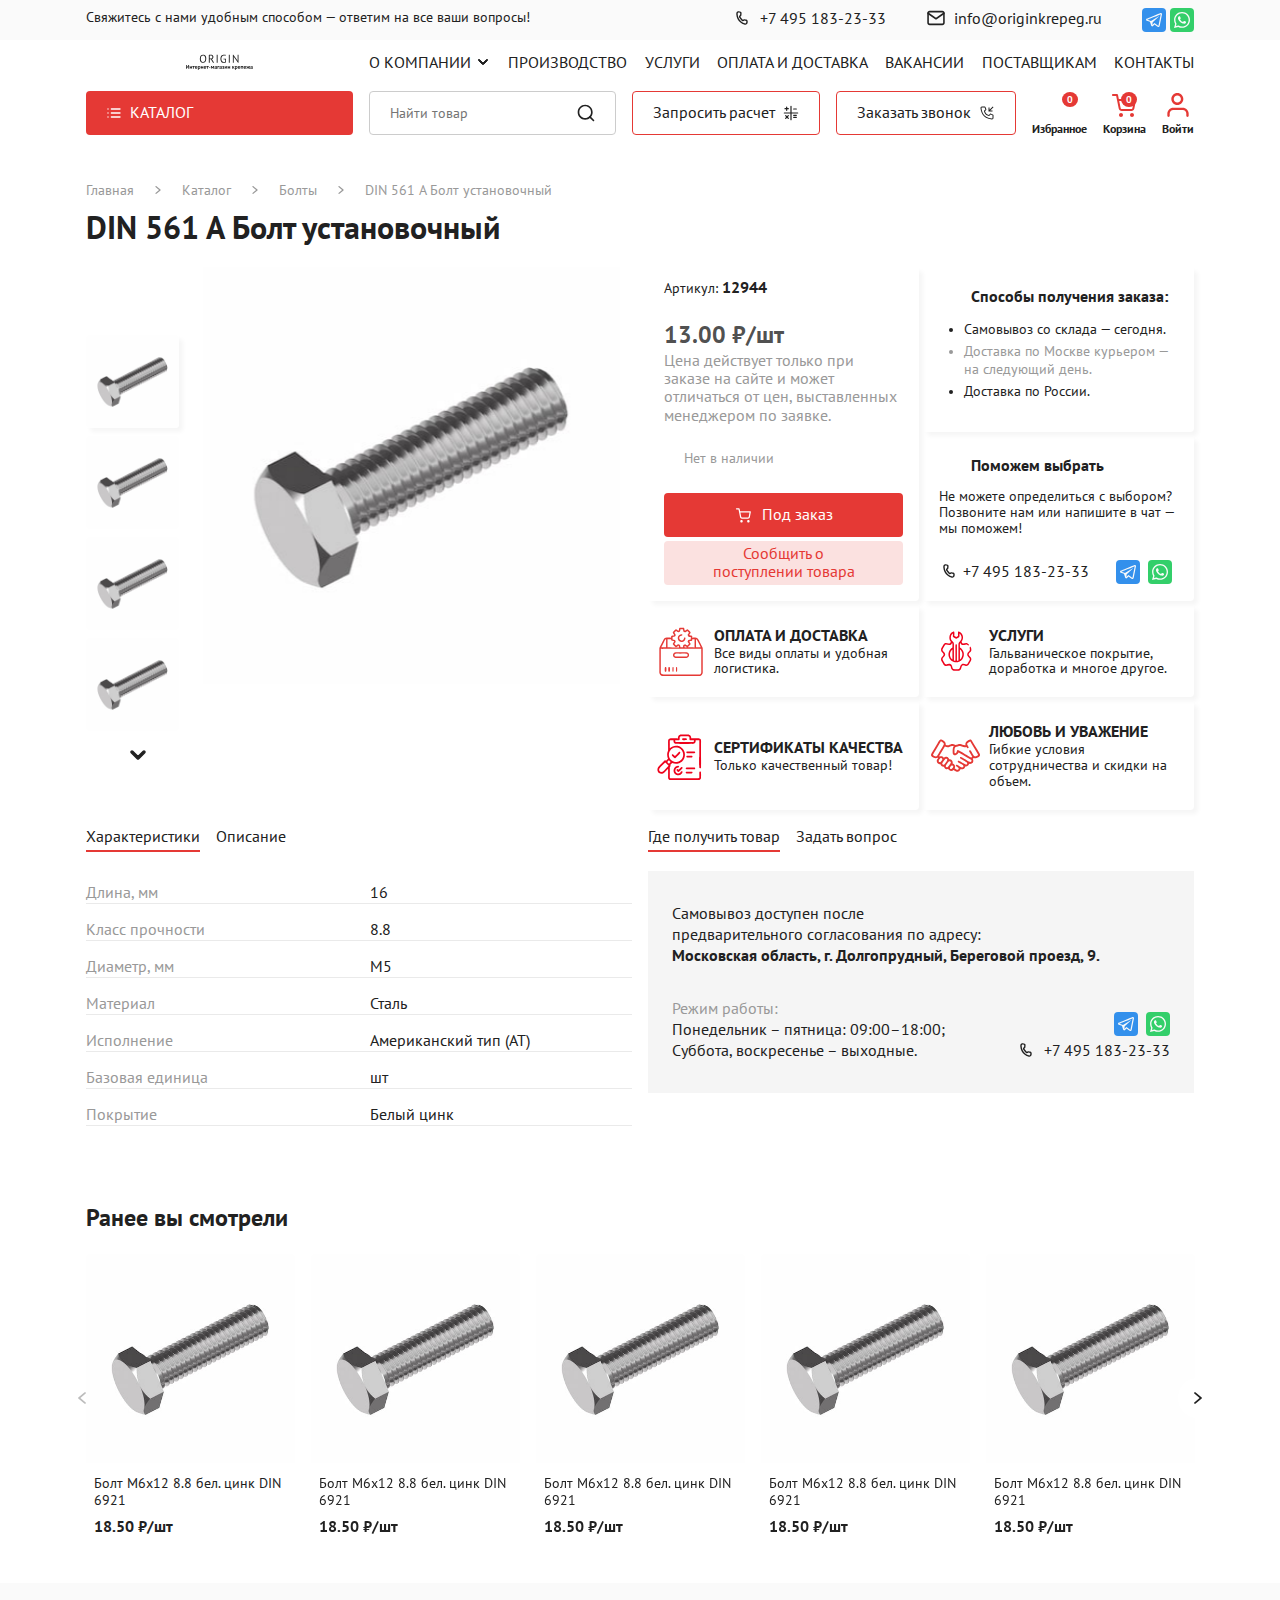
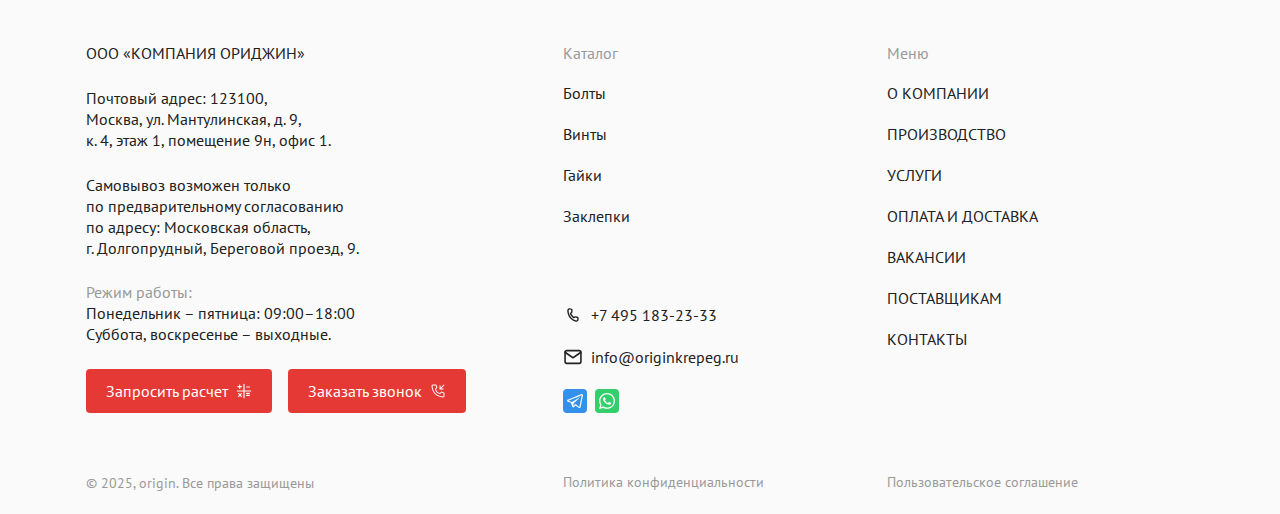
<file: card-empty.html>
<!DOCTYPE html>
<html lang="ru">

<head>
    <meta charset="UTF-8">
    <meta name="viewport" content="width=device-width, initial-scale=1.0">
    <title>Origin | Интернет-магазин крепежа</title>
    <meta name="robots" content="noindex, nofollow">
    <link rel="stylesheet" href="css/style.css">
    
    <script defer src="js/jquery.min.js"></script>
    <script defer src="js/slick.min.js"></script>
    <script defer src="js/jquery.maskedinput.min.js"></script>
    <script defer src="js/script.js"></script>
    
    <link rel="stylesheet" href="css/jquery.fancybox.min.css">
    <script defer src="js/jquery.fancybox.min.js"></script>

</head>

<body>
    <header class="header">
        <div class="container">
            <div class="header-top">
                <p class="header-top__text">
                    Свяжитесь с нами удобным способом — ответим на все ваши вопросы!
                </p>
                <div class="header-contact">
                    <a href="tel:+74951832333" class="link-contact">
                        <svg class="ic ic-md"><use href="img/ic.svg#call"></use></svg>
                        +7 495 183-23-33
                    </a>
                    <a href="mailto:info@originkrepeg.ru" class="link-contact">
                        <svg class="ic ic-md"><use href="img/ic.svg#email"></use></svg>
                        info@originkrepeg.ru
                    </a>
                    <div class="social">
                        <a href="#" class="social-link">
                            <svg class="ic ic-lg"><use href="img/ic.svg#telegram"></use></svg>
                        </a>
                        <a href="#" class="social-link">
                            <svg class="ic ic-lg"><use href="img/ic.svg#whatsapp"></use></svg>
                        </a>
                    </div>
                </div>
            </div>

            <div class="header-middle">
                <a href="#" class="header-logo"><img src="img/origin-logo.svg" alt="i"></a>
                <nav class="header-nav">
                    <ul class="header-menu">
                        <li class="header-menu__item header-submenu__wrap">
                            <button class="header-submenu__btn"> О компании
                                <svg class="ic"><use href="img/ic.svg#arrow-down"></use></svg>
                            </button>
                            <ul class="header-submenu">
                                <li class="header-submenu__item">
                                    <a href="#" class="header-submenu__link">Производство</a>
                                </li>
                                <li class="header-submenu__item">
                                    <a href="#" class="header-submenu__link">Оплата и доставка</a>
                                </li>
                                <li class="header-submenu__item">
                                    <a href="#" class="header-submenu__link">Вакансии</a>
                                </li>
                            </ul>
                        </li>
                        <li class="header-menu__item">
                            <a href="#" class="header-menu__link">Производство</a>
                        </li>
                        <li class="header-menu__item">
                            <a href="#" class="header-menu__link">Услуги</a>
                        </li>
                        <li class="header-menu__item">
                            <a href="#" class="header-menu__link">Оплата и доставка</a>
                        </li>
                        <li class="header-menu__item">
                            <a href="#" class="header-menu__link">Вакансии</a>
                        </li>
                        <li class="header-menu__item">
                            <a href="#" class="header-menu__link">Поставщикам</a>
                        </li>
                        <li class="header-menu__item">
                            <a href="#" class="header-menu__link">Контакты</a>
                        </li>
                    </ul>
                </nav>
            </div>

            <div class="header-bottom">
                <a href="#modal-catalog" class="btn btn-primary catalog-btn header-bottom__catalog">
                    <svg class="ic"><use href="img/ic.svg#list"></use></svg> Каталог
                </a>
                <button class="btn btn-icon btn-primary header-menu__btn" data-menu-btn><svg class="ic ic-lg"><use href="img/ic.svg#menu"></use></svg></button>
                <a href="#" class="logo header-logo header-bottom__logo"><img src="img/origin-logo.svg" alt="i"></a>
                <form class="searchbar">
                    <input type="search" required placeholder="Найти товар" class="searchbar__input">
                    <button class="searchbar__btn"><svg class="ic ic-md"><use href="img/ic.svg#search"></use></svg></button>
                </form>
                <a href="#modal-req-2" class="btn btn-outline-primary lg-show">Запросить расчет
                    <svg class="ic"><use href="img/ic.svg#calc"></use></svg>
                </a>
                <a href="#modal-call_request" class="btn btn-outline-primary lg-show">Заказать звонок
                    <svg class="ic"><use href="img/ic.svg#phone"></use></svg>
                </a>
                <a href="#modal-search" class="btn btn-outline btn-icon searchbar-toggler">
                    <svg class="ic"><use href="img/ic.svg#search"></use></svg>
                </a>
                <a href="#" class="ic-btn">
                    <span class="badge badge--sm badge-primary" data-badge="fav">0</span>
                    <svg class="ic ic-xl"><use href="img/ic.svg#fav"></use></svg>
                    <span class="ic-btn__text">Избранное</span> 
                </a>
                <a href="#" class="ic-btn">
                    <span class="badge badge--sm badge-primary" data-badge="cart">0</span>
                    <svg class="ic ic-xl"><use href="img/ic.svg#cart"></use></svg>
                    <span class="ic-btn__text">Корзина</span> 
                </a>
                <a href="#modal-login" class="ic-btn">
                    <svg class="ic ic-xl"><use href="img/ic.svg#user"></use></svg> 
                    <span class="ic-btn__text">Войти</span> 
                </a>
            </div>
        </div>

        <div class="header-fixed">
            <div class="container header-fixed__container">
                <a href="#" class="header-logo"><img src="img/origin-logo.svg" alt="i"></a>
                <div class="header-fixed__row">
                    <a href="#modal-catalog" class="btn btn-primary catalog-btn">
                        <svg class="ic"><use href="img/ic.svg#list"></use></svg> Каталог
                    </a>
                    <a href="#modal-search" class="btn btn-outline btn-icon">
                        <svg class="ic"><use href="img/ic.svg#search"></use></svg>
                    </a>
                    <a href="#modal-req-2" class="btn btn-outline-primary xxl-show">Запросить расчет
                        <svg class="ic"><use href="img/ic.svg#calc"></use></svg>
                    </a>
                    <a href="#modal-call_request" class="btn btn-outline-primary xxl-show">Заказать звонок
                        <svg class="ic"><use href="img/ic.svg#phone"></use></svg>
                    </a>
                </div>
                <div class="header-fixed__contact">
                    <a href="tel:+74951832333" class="link-contact">
                        <svg class="ic ic-md"><use href="img/ic.svg#call"></use></svg>
                        +7 495 183-23-33
                    </a>
                    <a href="mailto:info@originkrepeg.ru" class="link-contact">
                        <svg class="ic ic-md"><use href="img/ic.svg#email"></use></svg>
                        info@originkrepeg.ru
                    </a>
                    <div class="header-fixed__info">
                        <p class="header-fixed__text">
                            Свяжитесь с нами удобным способом — ответим на все ваши вопросы!
                        </p>
                        <div class="social">
                            <a href="#" class="social-link">
                                <svg class="ic ic-lg"><use href="img/ic.svg#telegram"></use></svg>
                            </a>
                            <a href="#" class="social-link">
                                <svg class="ic ic-lg"><use href="img/ic.svg#whatsapp"></use></svg>
                            </a>
                        </div>
                        <p class="header-fixed__text">
                            <span class="c-gray">Режим работы:</span> <br>
                            Понедельник – пятница: 09:00–18:00  <br>
                            Суббота, воскресенье – выходные.
                        </p>
                    </div>
                </div>
                <a href="#" class="ic-btn">
                    <span class="badge badge--sm badge-primary" data-badge="fav">0</span>
                    <svg class="ic ic-xl"><use href="img/ic.svg#fav"></use></svg>
                    <span class="ic-btn__text">Избранное</span> 
                </a>
                <a href="#" class="ic-btn">
                    <span class="badge badge--sm badge-primary" data-badge="cart">0</span>
                    <svg class="ic ic-xl"><use href="img/ic.svg#cart"></use></svg>
                    <span class="ic-btn__text">Корзина</span> 
                </a>
                <a href="#modal-login" class="ic-btn">
                    <svg class="ic ic-xl"><use href="img/ic.svg#user"></use></svg> 
                    <span class="ic-btn__text">Войти</span> 
                </a>
                <button data-menu-btn class="btn btn-icon btn-gray header-fixed__menu"><svg class="ic ic-lg"><use href="img/ic.svg#menu"></use></svg></button>
            </div>
        </div>

        <div class="menu-wrap" data-menu-content>
            <div class="menu" data-menu-content>
                <div class="menu-header">
                    <h3 class="menu-heading">Меню</h3>
                    <button class="menu-close" data-menu-close title="Закрыть меню">
                        <svg class="ic"><use href="img/ic.svg#close"></use></svg>
                    </button>
                </div>
                <ul class="menu-list">
                    <li class="menu-list__item">
                        <a href="#modal-catalog" class="menu-list__link" data-toggle="next"> Каталог 
                            <svg class="ic"><use href="img/ic.svg#arrow-right"></use></svg>
                        </a>
                    </li>
                    <li class="menu-list__item">
                        <button class="menu-list__link" data-toggle="next"> О компании
                            <svg class="ic"><use href="img/ic.svg#arrow-down"></use></svg>
                        </button>
                        <ul class="menu-submenu">
                            <li class="menu-submenu__item">
                                <a href="#" class="menu-submenu__link">Производство</a>
                            </li>
                            <li class="menu-submenu__item">
                                <a href="#" class="menu-submenu__link">Оплата и доставка</a>
                            </li>
                            <li class="menu-submenu__item">
                                <a href="#" class="menu-submenu__link">Вакансии</a>
                            </li>
                        </ul>
                    </li>
                    <li class="menu-list__item">
                        <a href="#" class="menu-list__link">Производство</a>
                    </li>
                    <li class="menu-list__item">
                        <a href="#" class="menu-list__link">Услуги</a>
                    </li>
                    <li class="menu-list__item">
                        <a href="#" class="menu-list__link">Оплата и доставка</a>
                    </li>
                    <li class="menu-list__item">
                        <a href="#" class="menu-list__link">Вакансии</a>
                    </li>
                    <li class="menu-list__item">
                        <a href="#" class="menu-list__link">Поставщикам</a>
                    </li>
                    <li class="menu-list__item">
                        <a href="#" class="menu-list__link">Контакты</a>
                    </li>
                </ul>
                <div class="menu-footer">
                    <a href="#modal-req-2" class="btn btn-outline-primary xxl-hide">Запросить расчет
                        <svg class="ic"><use href="img/ic.svg#calc"></use></svg>
                    </a>
                    <a href="#modal-call_request" class="btn btn-outline-primary xxl-hide">Заказать звонок
                        <svg class="ic"><use href="img/ic.svg#phone"></use></svg>
                    </a>
                    <a href="tel:+74951832333" class="btn link-contact lg-hide">
                        <svg class="ic ic-md"><use href="img/ic.svg#call"></use></svg>
                        +7 495 183-23-33
                    </a>
                    <a href="mailto:info@originkrepeg.ru" class="btn link-contact lg-hide">
                        <svg class="ic ic-md"><use href="img/ic.svg#email"></use></svg>
                        info@originkrepeg.ru
                    </a>
                    <a href="#" class="btn social-link__tg lg-hide">
                        <svg class="ic ic-lg"><use href="img/ic.svg#telegram"></use></svg>
                        Напишите в чат
                    </a>
                    <a href="#" class="btn social-link__wa lg-hide">
                        <svg class="ic ic-lg"><use href="img/ic.svg#whatsapp"></use></svg>
                        Напишите в чат
                    </a>
                </div>
            </div>
        </div>

        <nav class="navbar">
            <div class="navbar-order">
                <span class="navbar-order__price" data-price="navbar__val">13.00 ₽</span>
                <span class="navbar-order__stock">
                    <svg class="ic">
                        <use href="img/ic.svg#not-instock"></use>
                    </svg>
                    <span class="navbar-order__text c-gray">Нет в наличии</span>
                </span>
                <div class="navbar-order__action">
                    <a href="#modal-gotinstock" class="btn btn-secondary">
                        Под заказ
                    </a>
                </div>
            </div>
            <ul class="navbar-list">
                <li>
                    <a href="main.html" class="ic-btn">
                        <svg class="ic ic-xl"><use href="img/ic.svg#home"></use></svg> Главная
                    </a>
                </li>
                <li>
                    <button class="ic-btn" data-menu-btn>
                        <svg class="ic ic-xl"><use href="img/ic.svg#menu"></use></svg> Меню
                    </button>
                </li>
                <li>
                    <a href="#modal-catalog" class="ic-btn">
                        <svg class="ic ic-xl"><use href="img/ic.svg#list"></use></svg> Каталог
                    </a>
                </li>
                <li>
                    <a href="#" class="ic-btn">
                        <span class="badge badge--sm badge-primary" data-badge="fav">0</span>
                        <svg class="ic ic-xl"><use href="img/ic.svg#fav"></use></svg> Избранное
                    </a>
                </li>
                <li>
                    <a href="#" class="ic-btn">
                        <span class="badge badge--sm badge-primary" data-badge="cart">0</span>
                        <svg class="ic ic-xl"><use href="img/ic.svg#cart"></use></svg> Корзина
                    </a>
                </li>
                <li>
                    <a href="#modal-login" class="ic-btn">
                        <svg class="ic ic-xl"><use href="img/ic.svg#user"></use></svg>  Кабинет
                    </a>
                </li>
            </ul>
        </nav>
    </header>

    <section class="product">
        <div class="container">
            <ul class="breadcumbs">
                <li class="breadcumbs-li">
                    <a href="#" class="breadcumbs-link">Главная</a>
                    <svg class="ic">
                        <use href="img/ic.svg#arrow-right"></use>
                    </svg>
                </li>
                <li class="breadcumbs-li">
                    <a href="#" class="breadcumbs-link">Каталог</a>
                    <svg class="ic">
                        <use href="img/ic.svg#arrow-right"></use>
                    </svg>
                </li>
                <li class="breadcumbs-li">
                    <a href="#" class="breadcumbs-link">Болты</a>
                    <svg class="ic">
                        <use href="img/ic.svg#arrow-right"></use>
                    </svg>
                </li>
                <li class="breadcumbs-li">
                    <a href="#" class="breadcumbs-link">DIN 561 A Болт установочный</a>
                    <svg class="ic">
                        <use href="img/ic.svg#arrow-right"></use>
                    </svg>
                </li>
            </ul>
            <h1>DIN 561 A Болт установочный</h1>
            <div class="product-wrap">
                <div class="product-img">
                    <div class="product-nav">
                        <div class="product-nav-item">
                            <img src="img/poduct.jpg" alt="i">
                        </div>
                        <div class="product-nav-item">
                            <img src="img/poduct.jpg" alt="i">
                        </div>
                        <div class="product-nav-item">
                            <img src="img/poduct.jpg" alt="i">
                        </div>
                        <div class="product-nav-item">
                            <img src="img/poduct.jpg" alt="i">
                        </div>
                        <div class="product-nav-item">
                            <img src="img/poduct.jpg" alt="i">
                        </div>
                    </div>
                    <div class="product-slider">
                        <div class="product-slider-item">
                            <img src="img/poduct.jpg" alt="i">
                        </div>
                        <div class="product-slider-item">
                            <img src="img/poduct.jpg" alt="i">
                        </div>
                        <div class="product-slider-item">
                            <img src="img/poduct.jpg" alt="i">
                        </div>
                        <div class="product-slider-item">
                            <img src="img/poduct.jpg" alt="i">
                        </div>
                        <div class="product-slider-item">
                            <img src="img/poduct.jpg" alt="i">
                        </div>
                    </div>
                </div>

                <div class="product-content">
                    <div class="product-row">
                        <div class="product-main">
                            <p class="product-art">
                                <span>Артикул: <b class="product-art__id">12944</b></span>
                                <button class="product-fav" data-fav="add">
                                    <svg class="ic ic-lg">
                                        <use href="img/ic.svg#fav"></use>
                                    </svg>
                                </button>
                            </p>
                            <div class="product-price">
                                <h2 class="product-price__val">13.00 ₽/шт
                                    <span class="info">
                                        <svg class="ic ic-md">
                                            <use href="img/ic.svg#info"></use>
                                        </svg>
                                        <span class="info__text">   
                                            Цена указана за минимальную партию. При заказе на сумму более 50 000 руб. действует индивидуальная скидка. Для товаров "под заказ" указана последняя продажная цена.
                                        </span>
                                    </span>
                                </h2>
                                <p class="product-price__descr">
                                    Цена действует только при заказе на сайте и может отличаться от цен, выставленных
                                    менеджером по заявке.
                                </p>
                            </div>
                            <p class="product-stock">
                                <svg class="ic">
                                    <use href="img/ic.svg#not-instock"></use>
                                </svg>
                                <span class="product-stock__text c-gray">Нет в наличии</span>
                            </p>
                            <div class="product-btns">
                                <div class="card-action" data-card-catcher>
                                    <button class="btn btn-primary" data-card-add>
                                        <svg>
                                            <use href="img/ic.svg#cart"></use>
                                        </svg> Под заказ
                                    </button>

                                    <div class="card-amount amount" data-card-amount>
                                        <a href="#" class="amount-dec">
                                            <svg class="ic">
                                                <use href="img/ic.svg#subtract"></use>
                                            </svg>
                                        </a>
                                        <input type="number" value="1" min="0" class="amount-input">
                                        <a href="#" class="amount-inc">
                                            <svg class="ic">
                                                <use href="img/ic.svg#add"></use>
                                            </svg>
                                        </a>
                                    </div>
                                </div>
                                <a href="#modal-gotinstock" class="btn btn-secondary">
                                    Сообщить о поступлении товара
                                </a>
                            </div>
                        </div>

                        <div class="product-delivery">
                            <div class="product-delivery__item">
                                <h3 class="product-delivery__heading">
                                    <svg class="ic ic-lg">
                                        <use href="img/ic.svg#packege"></use>
                                    </svg>
                                    <span>Способы получения заказа:</span>
                                </h3>

                                <div class="product-delivery__list list-disc">
                                    <li>Самовывоз со склада — сегодня.</li>
                                    <li class="c-gray">Доставка по Москве курьером — на следующий день.</li>
                                    <li>Доставка по России.
                                        <span class="info">
                                        <svg class="ic ic-md">
                                            <use href="img/ic.svg#info"></use>
                                        </svg>
                                        <span class="info__text">   
                                            <ul class="list-disc">
                                                <li>До Москвы и Московской области — от 612 ₽.</li>
                                                <li>До терминала транспортной компании — бесплатно.</li>
                                                <li>До пункта отправки СДЭК — бесплатно.</li>
                                                <li>По Ленинградской области — точную стоимость уточняйте у консультанта.</li>
                                                <li>Доставка по России выбранной вами транспортной компанией.</li>
                                            </ul>
                                        </span>
                                    </span>
                                    </li>
                                </div>
                            </div>

                            <div class="product-delivery__item">
                                <h3 class="product-delivery__heading">
                                    <svg class="ic ic-lg">
                                        <use href="img/ic.svg#help"></use>
                                    </svg>
                                    <span>Поможем выбрать</span>
                                </h3>
                                <p class="product-delivery__text">
                                    Не можете определиться с выбором?
                                    Позвоните нам или напишите в чат — мы поможем!
                                </p>

                                <div class="product-delivery__contact">
                                    <a href="tel:+74951832333" class="link-contact">
                                        <svg class="ic ic-md">
                                            <use href="img/ic.svg#call"></use>
                                        </svg>
                                        +7 495 183-23-33
                                    </a>
                                    <div class="social">
                                        <a href="#" class="social-link">
                                            <svg class="ic ic-lg">
                                                <use href="img/ic.svg#telegram"></use>
                                            </svg>
                                        </a>
                                        <a href="#" class="social-link">
                                            <svg class="ic ic-lg">
                                                <use href="img/ic.svg#whatsapp"></use>
                                            </svg>
                                        </a>
                                    </div>
                                </div>
                            </div>
                        </div>
                    </div>
                    <div class="product-features">
                        <div class="product-feature">
                            <img src="img/hero-features/icon-card-1.svg" alt="i" class="product-feature__icon">
                            <div class="product-feature__title">
                                <h3 class="product-feature__heading">Оплата и доставка</h3>
                                <p class="product-feature__text">Все виды оплаты и удобная логистика.</p>
                            </div>
                        </div>
                        <div class="product-feature">
                            <img src="img/hero-features/icon-card-4.svg" alt="i" class="product-feature__icon">
                            <div class="product-feature__title">
                                <h3 class="product-feature__heading">Услуги</h3>
                                <p class="product-feature__text">Гальваническое покрытие, доработка и многое другое.</p>
                            </div>
                        </div>
                        <div class="product-feature">
                            <img src="img/hero-features/icon-card-5.svg" alt="i" class="product-feature__icon">
                            <div class="product-feature__title">
                                <h3 class="product-feature__heading">Сертификаты качества</h3>
                                <p class="product-feature__text">Только качественный товар!</p>
                            </div>
                        </div>
                        <div class="product-feature">
                            <img src="img/hero-features/icon-card-3.svg" alt="i" class="product-feature__icon">
                            <div class="product-feature__title">
                                <h3 class="product-feature__heading">Любовь и уважение</h3>
                                <p class="product-feature__text">Гибкие условия сотрудничества и скидки на объем.</p>
                            </div>
                        </div>
                    </div>
                </div>
            </div>

            <div class="product-description">
                <div class="product-info" data-tab-parent>
                    <div class="product-tab" data-tab-active="active_line" data-tab-diactivate="767">
                        <button class="product-subheading active_line"
                            data-tab="characteristics">Характеристики</button>
                        <button class="product-subheading" data-tab="description">Описание</button>
                    </div>

                    <div class="product-tab__content" data-tab-content="characteristics">
                        <h3 class="product-subheading active_line md-show">Характеристики</h3>
                        <ul class="product-list">
                            <li class="product-list__li">
                                <span class="product-list__heading">Длина, мм</span>
                                <span class="product-list__text">16</span>
                            </li>
                            <li class="product-list__li">
                                <span class="product-list__heading">Класс прочности</span>
                                <span class="product-list__text">8.8</span>
                            </li>
                            <li class="product-list__li">
                                <span class="product-list__heading">Диаметр, мм</span>
                                <span class="product-list__text">М5</span>
                            </li>
                            <li class="product-list__li">
                                <span class="product-list__heading">Материал</span>
                                <span class="product-list__text">Сталь</span>
                            </li>
                            <li class="product-list__li">
                                <span class="product-list__heading">Исполнение</span>
                                <span class="product-list__text">Американский тип (АТ)</span>
                            </li>
                            <li class="product-list__li">
                                <span class="product-list__heading">Базовая единица</span>
                                <span class="product-list__text">шт</span>
                            </li>
                            <li class="product-list__li">
                                <span class="product-list__heading">Покрытие</span>
                                <span class="product-list__text">Белый цинк</span>
                            </li>
                        </ul>
                    </div>

                    <div class="product-tab__content" data-tab-content="description">
                        <h3 class="product-subheading active_line md-show">Описание</h3>
                        <p>
                            Установочный болт DIN 561 A представляет собой крепёжный элемент с квадратной головкой и
                            полной метрической резьбой, соответствующий требованиям стандарта DIN 561. Применяется в
                            узлах, где необходима жёсткая фиксация деталей в определённом положении без возможности их
                            смещения в процессе эксплуатации.                            
                        </p>
                        <a href="img/131_original.png" data-fancybox="cards">
                            <img class="product-description__img" src="img/131_original.png" alt="i">
                        </a>
                        <p>
                            Болты данного типа широко используются в машиностроении, станкостроении, приборостроении, а также при сборке металлоконструкций и различных промышленных механизмов. Конструкция болта обеспечивает надёжную установку в крепёжное отверстие с плотной посадкой, что позволяет выдерживать как статические, так и переменные нагрузки. Квадратная головка исключает проворачивание при монтаже и демонтаже, обеспечивая устойчивое положение крепёжного элемента в корпусе изделия или конструкции.
                        </p>
                    </div>
                </div>

                <div class="product-contact" data-tab-parent>
                    <div class="product-tab" data-tab-active="active_line">
                        <button class="product-subheading active_line" data-tab="product_contact">Где получить
                            товар</button>
                        <button class="product-subheading" data-tab="product_form">Задать вопрос</button>
                    </div>

                    <div class="product-contact__content" data-tab-content="product_contact">
                        <p class="product-contact__text">
                            Самовывоз доступен после предварительного согласования по адресу: <br>
                            <strong>Московская область, г. Долгопрудный, Береговой проезд, 9.</strong>
                        </p>

                        <div class="product-contact__wrap">
                            <p class="product-contact__col">
                                <span class="c-gray">Режим работы:</span> <br>
                                Понедельник – пятница: 09:00–18:00; <br>
                                Суббота, воскресенье – выходные.
                            </p>

                            <div class="product-contact__links">
                                <div class="social">
                                    <a href="#" class="social-link">
                                        <svg class="ic ic-lg">
                                            <use href="img/ic.svg#telegram"></use>
                                        </svg>
                                    </a>
                                    <a href="#" class="social-link">
                                        <svg class="ic ic-lg">
                                            <use href="img/ic.svg#whatsapp"></use>
                                        </svg>
                                    </a>
                                </div>
                                <a href="tel:+74951832333" class="link-contact">
                                    <svg class="ic ic-md">
                                        <use href="img/ic.svg#call"></use>
                                    </svg> +7 495 183-23-33
                                </a>
                            </div>
                        </div>
                    </div>

                    <div class="product-contact__form md-hide" data-tab-content="product_form">
                        <form action="#" class="form form--sm">
                            <div class="form-group">
                                <label for="question" class="form-label">Оставьте свой вопрос, и мы подберём для вас
                                    оптимальное решение</label>
                                <textarea name="question" id="question" class="bg-ligth"
                                    placeholder="Ваше обращение" required></textarea>
                            </div>
                            <div class="form-row">
                                <div class="inp-file">
                                    <input type="file" name="product_file" id="product_file">
                                    <label for="product_file" class="inp-file__label">
                                        <svg class="ic">
                                            <use href="img/ic.svg#paperclip"></use>
                                        </svg>
                                        <span>Прикрепить файл</span>
                                    </label>
                                </div>
                                <button type="submit" class="btn btn-primary">Отправить</button>
                            </div>
                        </form>
                    </div>

                    <div class="contact-wrap md-show">
                        <div class="contact-col">
                            <div class="contact-box">
                                <svg class="ic ic-lg md-show">
                                    <use href="img/ic.svg#contact"></use>
                                </svg>
                                <div class="contact-title">
                                    <h2>Не нашли нужную информацию?</h2>
                                    <p>Оставьте свой запрос, и мы подберём для вас оптимальное решение.</p>
                                </div>
                            </div>
                        </div>
                        <form class="form contact-form">
                            <div class="form-group form-group--md">
                                <div class="inp-group">
                                    <input type="text" id="contact-name" placeholder="Ваше имя" class="inp-field">
                                    <label for="contact-name" class="inp-label">Ваше имя</label>
                                </div>
                                <div class="inp-group">
                                    <input type="email" id="contact-email" placeholder="Ваша почта" class="inp-field">
                                    <label for="contact-email" class="inp-label">Ваша почта</label>
                                </div>
                                <div class="inp-group">
                                    <input type="tel" id="contact-tel" placeholder="Ваш телефон" class="inp-field">
                                    <label for="contact-tel" class="inp-label">Ваш телефон</label>
                                </div>
                                <select>
                                    <option hidden>Предпочтительный вариант ответа</option>
                                    <option value="Вариант ответа 1">Вариант ответа 1</option>
                                    <option value="Вариант ответа 2">Вариант ответа 2</option>
                                </select>
                                <div class="inp-group">
                                    <textarea placeholder="Ваше обращение" id="contact-msg"
                                        class="inp-field inp-textarea--lg"></textarea>
                                    <label for="contact-msg" class="inp-label">Ваше обращение</label>
                                </div>

                                <div class="inp-file">
                                    <input type="file" name="file" id="contact_file">
                                    <label for="contact_file" class="inp-file__label">
                                        <svg class="ic">
                                            <use href="img/ic.svg#paperclip"></use>
                                        </svg>
                                        <span>Прикрепить файл</span>
                                    </label>
                                </div>

                                <div class="inp-checkbox inp-checkbox--sm">
                                    <input type="checkbox" required name="checkbox" id="checkbox_33">
                                    <label for="checkbox_33" class="inp-checkbox__label">
                                        Я согласен(а) с обработкой персональных данных в соответствии с
                                        <a href="#" class="c-danger">политикой конфиденциальности.</a>
                                    </label>
                                </div>
                                <button type="submit" class="btn btn-primary">Отправить</button>
                            </div>
                        </form>
                    </div>
                </div>
            </div>
    </section>

    <section>
        <div class="container">
            <h2>Ранее вы смотрели</h2>

            <div class="card-slider--md">
                <div class="card card--md">
                    <a href="#" class="card-header">
                        <img src="img/poduct.jpg" class="card-img" alt="i" loading="lazy">
                    </a>
                    <a href="#" class="card-body">
                        <h3 class="card__heading">
                            Болт М6х12 8.8 бел. цинк DIN 6921
                        </h3>
                        <h4 class="card__price">18.50 ₽/шт</h4>
                    </a>
                </div>
                <div class="card card--md">
                    <a href="#" class="card-header">
                        <img src="img/poduct.jpg" class="card-img" alt="i" loading="lazy">
                    </a>
                    <a href="#" class="card-body">
                        <h3 class="card__heading">
                            Болт М6х12 8.8 бел. цинк DIN 6921
                        </h3>
                        <h4 class="card__price">18.50 ₽/шт</h4>
                    </a>
                </div>
                <div class="card card--md">
                    <a href="#" class="card-header">
                        <img src="img/poduct.jpg" class="card-img" alt="i" loading="lazy">
                    </a>
                    <a href="#" class="card-body">
                        <h3 class="card__heading">
                            Болт М6х12 8.8 бел. цинк DIN 6921
                        </h3>
                        <h4 class="card__price">18.50 ₽/шт</h4>
                    </a>
                </div>
                <div class="card card--md">
                    <a href="#" class="card-header">
                        <img src="img/poduct.jpg" class="card-img" alt="i" loading="lazy">
                    </a>
                    <a href="#" class="card-body">
                        <h3 class="card__heading">
                            Болт М6х12 8.8 бел. цинк DIN 6921
                        </h3>
                        <h4 class="card__price">18.50 ₽/шт</h4>
                    </a>
                </div>
                <div class="card card--md">
                    <a href="#" class="card-header">
                        <img src="img/poduct.jpg" class="card-img" alt="i" loading="lazy">
                    </a>
                    <a href="#" class="card-body">
                        <h3 class="card__heading">
                            Болт М6х12 8.8 бел. цинк DIN 6921
                        </h3>
                        <h4 class="card__price">18.50 ₽/шт</h4>
                    </a>
                </div>
                <div class="card card--md">
                    <a href="#" class="card-header">
                        <img src="img/poduct.jpg" class="card-img" alt="i" loading="lazy">
                    </a>
                    <a href="#" class="card-body">
                        <h3 class="card__heading">
                            Болт М6х12 8.8 бел. цинк DIN 6921
                        </h3>
                        <h4 class="card__price">18.50 ₽/шт</h4>
                    </a>
                </div>
                <div class="card card--md">
                    <a href="#" class="card-header">
                        <img src="img/poduct.jpg" class="card-img" alt="i" loading="lazy">
                    </a>
                    <a href="#" class="card-body">
                        <h3 class="card__heading">
                            Болт М6х12 8.8 бел. цинк DIN 6921
                        </h3>
                        <h4 class="card__price">18.50 ₽/шт</h4>
                    </a>
                </div>
            </div>
        </div>
    </section>

    <footer class="footer">
        <div class="container">
            <div class="footer-wrap">
                <div class="footer-title">
                    <p class="footer-text">ООО «КОМПАНИЯ ОРИДЖИН»</p>
                    <p class="footer-text">
                        Почтовый адрес: 123100, <br>
                        Москва, ул. Мантулинская, д. 9,  <br>
                        к. 4, этаж 1, помещение 9н, офис 1.
                    </p>
                    <p class="footer-text">
                        Самовывоз возможен только <br>
                        по предварительному согласованию  <br>
                        по адресу: Московская область,  <br>
                        г. Долгопрудный, Береговой проезд, 9.
                    </p>
                    <p class="footer-text">
                        <span class="footer-heading">Режим работы:</span>
                        Понедельник – пятница: 09:00–18:00 <br>
                        Суббота, воскресенье – выходные.
                    </p>
                    <div class="footer-contact sm-hide">
                        <div class="footer-contact__col">
                            <a href="tel:+74951832333" class="link-contact">
                                <svg class="ic ic-md"><use href="img/ic.svg#call"></use></svg>
                                +7 495 183-23-33
                            </a>
                            <a href="mailto:info@originkrepeg.ru" class="link-contact">
                                <svg class="ic ic-md"><use href="img/ic.svg#email"></use></svg>
                                info@originkrepeg.ru
                            </a>
                        </div>
                        <div class="social">
                            <a href="#" class="social-link">
                                <svg class="ic ic-lg"><use href="img/ic.svg#telegram"></use></svg>
                            </a>
                            <a href="#" class="social-link">
                                <svg class="ic ic-lg"><use href="img/ic.svg#whatsapp"></use></svg>
                            </a>
                        </div>
                    </div>
                    <div class="footer-btns lg-show">
                        <a href="#modal-req-2" class="btn btn-primary">Запросить расчет
                            <svg class="ic"><use href="img/ic.svg#calc"></use></svg>
                        </a>
                        <a href="#modal-call_request" class="btn btn-primary">Заказать звонок
                            <svg class="ic"><use href="img/ic.svg#phone"></use></svg>
                        </a>
                    </div>
                </div>
                <div class="footer-col">
                    <h3 class="footer-heading">Каталог</h3>
                    <nav class="footer-nav">
                        <a href="#" class="footer-nav__link">Болты</a>
                        <a href="#" class="footer-nav__link">Винты</a>
                        <a href="#" class="footer-nav__link">Гайки</a>
                        <a href="#" class="footer-nav__link">Заклепки</a>
                        <a href="#" class="footer-nav__link sm-hide">Кольца стопорные</a>
                        <a href="#" class="footer-nav__link sm-hide">Саморезы</a>
                        <a href="#" class="footer-nav__link sm-hide">Хомуты, скобы и стяжки</a>
                        <a href="#" class="footer-nav__link sm-hide">Шайбы</a>
                        <a href="#" class="footer-nav__link sm-hide">Шпильки резьбовые</a>
                        <a href="#" class="footer-nav__link sm-hide">Шплинты</a>    
                        <a href="#" class="footer-nav__link c-gray sm-hide">Шпонки</a>    
                        <a href="#" class="footer-nav__link c-gray sm-hide">Шурупы</a>    
                        <a href="#" class="footer-nav__link c-gray sm-hide">Штифты</a>    
                        <a href="#" class="footer-nav__link c-gray sm-hide">Приварной крепёж</a>    
                    </nav>

                    <div class="footer-contact sm-show">
                        <a href="tel:+74951832333" class="link-contact">
                            <svg class="ic ic-md"><use href="img/ic.svg#call"></use></svg>
                            +7 495 183-23-33
                        </a>
                        <a href="mailto:info@originkrepeg.ru" class="link-contact">
                            <svg class="ic ic-md"><use href="img/ic.svg#email"></use></svg>
                            info@originkrepeg.ru
                        </a>
                        <div class="social">
                            <a href="#" class="social-link">
                                <svg class="ic ic-lg"><use href="img/ic.svg#telegram"></use></svg>
                            </a>
                            <a href="#" class="social-link">
                                <svg class="ic ic-lg"><use href="img/ic.svg#whatsapp"></use></svg>
                            </a>
                        </div>
                    </div>
                    <a href="#modal-req-2" class="btn btn-primary lg-hide">Запросить расчет
                        <svg class="ic"><use href="img/ic.svg#calc"></use></svg>
                    </a>
                </div>
                <div class="footer-col">
                    <h3 class="footer-heading">Меню</h3>
                    <nav class="footer-nav footer-nav--menu">
                        <a href="#" class="footer-nav__link">О компании</a>
                        <a href="#" class="footer-nav__link">Производство</a>
                        <a href="#" class="footer-nav__link">Услуги</a>
                        <a href="#" class="footer-nav__link">Оплата и доставка</a>
                        <a href="#" class="footer-nav__link">Вакансии</a>
                        <a href="#" class="footer-nav__link">Поставщикам</a>
                        <a href="#" class="footer-nav__link">Контакты</a>
                    </nav>
                    <a href="#modal-call_request" class="btn btn-primary lg-hide">Заказать звонок
                        <svg class="ic"><use href="img/ic.svg#phone"></use></svg>
                    </a>
                </div>
            </div>
            <p class="footer-bottom">
                <span class="footer-bottom__text">© 2025, origin. Все права защищены</span>
                <a href="#" class="footer-bottom__link">Политика конфиденциальности</a>
                <a href="#" class="footer-bottom__link">Пользовательское соглашение</a>
            </p>
        </div>
    </footer>

    <div class="modal" id="modal-gotinstock">
        <div class="modal-content">
            <button class="modal-close" title="Закрыть">
                <svg class="ic"><use href="img/ic.svg#close"></use></svg>
            </button>

            <h2 class="modal-heading">
                Сообщить <br>
                о поступлении товара
            </h2>
            <form class="form">
                <div class="form-group">
                    <div class="inp-group">
                        <input type="email" required id="gotinstock-name" placeholder="Ваша почта" class="inp-field">
                        <label for="gotinstock-name" class="inp-label">Ваша почта</label>
                    </div>
                    <select>
                        <option hidden>Актуальность</option>
                        <option>7 дней</option>
                        <option>10 дней</option>
                        <option>30 дней </option>
                    </select>
                </div>

                <div class="form-group">
                    <div class="inp-checkbox">
                        <input type="checkbox" required name="checkbox" id="gotinstock_2">
                        <label for="gotinstock_2" class="inp-checkbox__label">
                            Я согласен(а) с обработкой персональных данных в соответствии с <a href="#"
                                class="c-danger">политикой конфиденциальности.</a>
                        </label>
                    </div>
                    <button type="submit" class="btn btn-primary">Отправить</button>
                </div>

                <p class="form-info"><span class="c-danger">*</span> - обязательно к заполнению</p>
            </form>
        </div>
    </div>

    <div class="modal modal-lg" id="modal-search">
        <div class="modal-content">
            <button class="modal-close" title="Закрыть">
                <svg class="ic"><use href="img/ic.svg#close"></use></svg>
            </button>

            <h2 class="modal-heading modal-heading--alt">Поиск товара</h2>
            <form class="searchbar">
                <input type="search" required placeholder="Найти товар" class="searchbar__input">
                <button class="searchbar__btn"><svg class="ic ic-md"><use href="img/ic.svg#search"></use></svg></button>
            </form>
        </div>
    </div>

    <div class="modal modal-lg" id="modal-catalog">
        <div class="modal-content">
            <button class="modal-close" title="Закрыть">
                <svg class="ic"><use href="img/ic.svg#close"></use></svg>
            </button>

            <h2 class="modal-heading modal-heading--alt">Каталог</h2>

            <ul class="catalog-list catalog-list--hover" data-catalog-hover>
                <li class="catalog-list__item">
                    <button class="catalog-list__btn">Болты
                        <svg class="ic"><use href="img/ic.svg#arrow-right"></use></svg>
                    </button>
                    <ul class="catalog-underlist">
                        <li class="catalog-underlist__item catalog-underlist__item--back">
                            <button class="catalog-underlist__link">
                                <svg class="ic"><use href="img/ic.svg#arrow-left"></use></svg>Назад
                            </button>
                        </li>
                        <li class="catalog-underlist__item">
                            <a href="#" class="catalog-underlist__link">DIN 315</a>
                        </li>
                        <li class="catalog-underlist__item">
                            <a href="#" class="catalog-underlist__link">DIN 315</a>
                        </li>
                        <li class="catalog-underlist__item">
                            <a href="#" class="catalog-underlist__link">DIN 315</a>
                        </li>
                        <li class="catalog-underlist__item">
                            <a href="#" class="catalog-underlist__link">DIN 315</a>
                        </li>
                        <li class="catalog-underlist__item">
                            <a href="#" class="catalog-underlist__link">DIN 315</a>
                        </li>
                        <li class="catalog-underlist__item">
                            <a href="#" class="catalog-underlist__link">DIN 315</a>
                        </li>
                    </ul>
                </li>
                <li class="catalog-list__item">
                    <button class="catalog-list__btn">Винты
                        <svg class="ic"><use href="img/ic.svg#arrow-right"></use></svg>
                    </button>
                    <ul class="catalog-underlist">
                        <li class="catalog-underlist__item catalog-underlist__item--back">
                            <button class="catalog-underlist__link">
                                <svg class="ic"><use href="img/ic.svg#arrow-left"></use></svg>Назад
                            </button>
                        </li>
                        <li class="catalog-underlist__item">
                            <a href="#" class="catalog-underlist__link">DIN 315</a>
                        </li>
                        <li class="catalog-underlist__item">
                            <a href="#" class="catalog-underlist__link">DIN 315</a>
                        </li>
                        <li class="catalog-underlist__item">
                            <a href="#" class="catalog-underlist__link">DIN 315</a>
                        </li>
                        <li class="catalog-underlist__item">
                            <a href="#" class="catalog-underlist__link">DIN 315</a>
                        </li>
                        <li class="catalog-underlist__item">
                            <a href="#" class="catalog-underlist__link">DIN 315</a>
                        </li>
                        <li class="catalog-underlist__item">
                            <a href="#" class="catalog-underlist__link">DIN 315</a>
                        </li>
                    </ul>
                </li>
                <li class="catalog-list__item">
                    <button class="catalog-list__btn">Гайки
                        <svg class="ic"><use href="img/ic.svg#arrow-right"></use></svg>
                    </button>
                    <ul class="catalog-underlist">
                        <li class="catalog-underlist__item catalog-underlist__item--back">
                            <button class="catalog-underlist__link">
                                <svg class="ic"><use href="img/ic.svg#arrow-left"></use></svg>Назад
                            </button>
                        </li>
                        <li class="catalog-underlist__item">
                            <a href="#" class="catalog-underlist__link">DIN 315</a>
                        </li>
                        <li class="catalog-underlist__item">
                            <a href="#" class="catalog-underlist__link">DIN 315</a>
                        </li>
                        <li class="catalog-underlist__item">
                            <a href="#" class="catalog-underlist__link">DIN 315</a>
                        </li>
                        <li class="catalog-underlist__item">
                            <a href="#" class="catalog-underlist__link">DIN 315</a>
                        </li>
                        <li class="catalog-underlist__item">
                            <a href="#" class="catalog-underlist__link">DIN 315</a>
                        </li>
                        <li class="catalog-underlist__item">
                            <a href="#" class="catalog-underlist__link">DIN 315</a>
                        </li>
                    </ul>
                </li>
                <li class="catalog-list__item">
                    <button class="catalog-list__btn">Заклепки
                        <svg class="ic"><use href="img/ic.svg#arrow-right"></use></svg>
                    </button>
                    <ul class="catalog-underlist">
                        <li class="catalog-underlist__item catalog-underlist__item--back">
                            <button class="catalog-underlist__link">
                                <svg class="ic"><use href="img/ic.svg#arrow-left"></use></svg>Назад
                            </button>
                        </li>
                        <li class="catalog-underlist__item">
                            <a href="#" class="catalog-underlist__link">DIN 315</a>
                        </li>
                        <li class="catalog-underlist__item">
                            <a href="#" class="catalog-underlist__link">DIN 315</a>
                        </li>
                        <li class="catalog-underlist__item">
                            <a href="#" class="catalog-underlist__link">DIN 315</a>
                        </li>
                        <li class="catalog-underlist__item">
                            <a href="#" class="catalog-underlist__link">DIN 315</a>
                        </li>
                        <li class="catalog-underlist__item">
                            <a href="#" class="catalog-underlist__link">DIN 315</a>
                        </li>
                        <li class="catalog-underlist__item">
                            <a href="#" class="catalog-underlist__link">DIN 315</a>
                        </li>
                    </ul>
                </li>
                <li class="catalog-list__item">
                    <button class="catalog-list__btn">Кольца стопорные
                        <svg class="ic"><use href="img/ic.svg#arrow-right"></use></svg>
                    </button>
                    <ul class="catalog-underlist">
                        <li class="catalog-underlist__item catalog-underlist__item--back">
                            <button class="catalog-underlist__link">
                                <svg class="ic"><use href="img/ic.svg#arrow-left"></use></svg>Назад
                            </button>
                        </li>
                        <li class="catalog-underlist__item">
                            <a href="#" class="catalog-underlist__link">DIN 315</a>
                        </li>
                        <li class="catalog-underlist__item">
                            <a href="#" class="catalog-underlist__link">DIN 315</a>
                        </li>
                        <li class="catalog-underlist__item">
                            <a href="#" class="catalog-underlist__link">DIN 315</a>
                        </li>
                        <li class="catalog-underlist__item">
                            <a href="#" class="catalog-underlist__link">DIN 315</a>
                        </li>
                        <li class="catalog-underlist__item">
                            <a href="#" class="catalog-underlist__link">DIN 315</a>
                        </li>
                        <li class="catalog-underlist__item">
                            <a href="#" class="catalog-underlist__link">DIN 315</a>
                        </li>
                    </ul>
                </li>
                <li class="catalog-list__item">
                    <button class="catalog-list__btn">Саморезы
                        <svg class="ic"><use href="img/ic.svg#arrow-right"></use></svg>
                    </button>
                    <ul class="catalog-underlist">
                        <li class="catalog-underlist__item catalog-underlist__item--back">
                            <button class="catalog-underlist__link">
                                <svg class="ic"><use href="img/ic.svg#arrow-left"></use></svg>Назад
                            </button>
                        </li>
                        <li class="catalog-underlist__item">
                            <a href="#" class="catalog-underlist__link">DIN 315</a>
                        </li>
                        <li class="catalog-underlist__item">
                            <a href="#" class="catalog-underlist__link">DIN 315</a>
                        </li>
                        <li class="catalog-underlist__item">
                            <a href="#" class="catalog-underlist__link">DIN 315</a>
                        </li>
                        <li class="catalog-underlist__item">
                            <a href="#" class="catalog-underlist__link">DIN 315</a>
                        </li>
                        <li class="catalog-underlist__item">
                            <a href="#" class="catalog-underlist__link">DIN 315</a>
                        </li>
                        <li class="catalog-underlist__item">
                            <a href="#" class="catalog-underlist__link">DIN 315</a>
                        </li>
                    </ul>
                </li>
                <li class="catalog-list__item">
                    <button class="catalog-list__btn">Хомуты, скобы и стяжки
                        <svg class="ic"><use href="img/ic.svg#arrow-right"></use></svg>
                    </button>
                    <ul class="catalog-underlist">
                        <li class="catalog-underlist__item catalog-underlist__item--back">
                            <button class="catalog-underlist__link">
                                <svg class="ic"><use href="img/ic.svg#arrow-left"></use></svg>Назад
                            </button>
                        </li>
                        <li class="catalog-underlist__item">
                            <a href="#" class="catalog-underlist__link">DIN 315</a>
                        </li>
                        <li class="catalog-underlist__item">
                            <a href="#" class="catalog-underlist__link">DIN 315</a>
                        </li>
                        <li class="catalog-underlist__item">
                            <a href="#" class="catalog-underlist__link">DIN 315</a>
                        </li>
                        <li class="catalog-underlist__item">
                            <a href="#" class="catalog-underlist__link">DIN 315</a>
                        </li>
                        <li class="catalog-underlist__item">
                            <a href="#" class="catalog-underlist__link">DIN 315</a>
                        </li>
                        <li class="catalog-underlist__item">
                            <a href="#" class="catalog-underlist__link">DIN 315</a>
                        </li>
                    </ul>
                </li>
                <li class="catalog-list__item">
                    <button class="catalog-list__btn">Шайбы
                        <svg class="ic"><use href="img/ic.svg#arrow-right"></use></svg>
                    </button>
                    <ul class="catalog-underlist">
                        <li class="catalog-underlist__item catalog-underlist__item--back">
                            <button class="catalog-underlist__link">
                                <svg class="ic"><use href="img/ic.svg#arrow-left"></use></svg>Назад
                            </button>
                        </li>
                        <li class="catalog-underlist__item">
                            <a href="#" class="catalog-underlist__link">DIN 315</a>
                        </li>
                        <li class="catalog-underlist__item">
                            <a href="#" class="catalog-underlist__link">DIN 315</a>
                        </li>
                        <li class="catalog-underlist__item">
                            <a href="#" class="catalog-underlist__link">DIN 315</a>
                        </li>
                        <li class="catalog-underlist__item">
                            <a href="#" class="catalog-underlist__link">DIN 315</a>
                        </li>
                        <li class="catalog-underlist__item">
                            <a href="#" class="catalog-underlist__link">DIN 315</a>
                        </li>
                        <li class="catalog-underlist__item">
                            <a href="#" class="catalog-underlist__link">DIN 315</a>
                        </li>
                    </ul>
                </li>
                <li class="catalog-list__item">
                    <button class="catalog-list__btn">Шпильки резьбовые
                        <svg class="ic"><use href="img/ic.svg#arrow-right"></use></svg>
                    </button>
                    <ul class="catalog-underlist">
                        <li class="catalog-underlist__item catalog-underlist__item--back">
                            <button class="catalog-underlist__link">
                                <svg class="ic"><use href="img/ic.svg#arrow-left"></use></svg>Назад
                            </button>
                        </li>
                        <li class="catalog-underlist__item">
                            <a href="#" class="catalog-underlist__link">DIN 315</a>
                        </li>
                        <li class="catalog-underlist__item">
                            <a href="#" class="catalog-underlist__link">DIN 315</a>
                        </li>
                        <li class="catalog-underlist__item">
                            <a href="#" class="catalog-underlist__link">DIN 315</a>
                        </li>
                        <li class="catalog-underlist__item">
                            <a href="#" class="catalog-underlist__link">DIN 315</a>
                        </li>
                        <li class="catalog-underlist__item">
                            <a href="#" class="catalog-underlist__link">DIN 315</a>
                        </li>
                        <li class="catalog-underlist__item">
                            <a href="#" class="catalog-underlist__link">DIN 315</a>
                        </li>
                    </ul>
                </li>
                <li class="catalog-list__item">
                    <button class="catalog-list__btn">Шплинты
                        <svg class="ic"><use href="img/ic.svg#arrow-right"></use></svg>
                    </button>
                    <ul class="catalog-underlist">
                        <li class="catalog-underlist__item catalog-underlist__item--back">
                            <button class="catalog-underlist__link">
                                <svg class="ic"><use href="img/ic.svg#arrow-left"></use></svg>Назад
                            </button>
                        </li>
                        <li class="catalog-underlist__item">
                            <a href="#" class="catalog-underlist__link">DIN 315</a>
                        </li>
                        <li class="catalog-underlist__item">
                            <a href="#" class="catalog-underlist__link">DIN 315</a>
                        </li>
                        <li class="catalog-underlist__item">
                            <a href="#" class="catalog-underlist__link">DIN 315</a>
                        </li>
                        <li class="catalog-underlist__item">
                            <a href="#" class="catalog-underlist__link">DIN 315</a>
                        </li>
                        <li class="catalog-underlist__item">
                            <a href="#" class="catalog-underlist__link">DIN 315</a>
                        </li>
                        <li class="catalog-underlist__item">
                            <a href="#" class="catalog-underlist__link">DIN 315</a>
                        </li>
                    </ul>
                </li>
                <li class="catalog-list__item">
                    <button class="catalog-list__btn" disabled>Шпонки
                        <svg class="ic"><use href="img/ic.svg#arrow-right"></use></svg>
                    </button>
                </li>
                <li class="catalog-list__item">
                    <button class="catalog-list__btn" disabled>Шурупы
                        <svg class="ic"><use href="img/ic.svg#arrow-right"></use></svg>
                    </button>
                </li>
                <li class="catalog-list__item">
                    <button class="catalog-list__btn" disabled>Штифты
                        <svg class="ic"><use href="img/ic.svg#arrow-right"></use></svg>
                    </button>
                </li>
                <li class="catalog-list__item">
                    <button class="catalog-list__btn" disabled>Приварной крепёж
                        <svg class="ic"><use href="img/ic.svg#arrow-right"></use></svg>
                    </button>
                </li>
            </ul>
        </div>
    </div>

    <div class="modal" id="modal-oneclick">
        <div class="modal-content">
            <button class="modal-close" title="Закрыть">
                <svg class="ic"><use href="img/ic.svg#close"></use></svg>
            </button>

            <h2 class="modal-heading">Купить в 1 клик</h2>
            <form class="form">
                <div class="form-group">
                    <div class="inp-group">
                        <input type="text" id="oneclick-name" placeholder="Ваше имя" required class="inp-field">
                        <label for="oneclick-name" class="inp-label">Ваше имя</label>
                    </div>
                    <div class="inp-group">
                        <input type="tel" id="oneclick-tel" placeholder="Ваш телефон" required class="inp-field">
                        <label for="oneclick-tel" class="inp-label">Ваш телефон</label>
                    </div>
                    <div class="inp-group">
                        <input type="email" id="oneclick-email" placeholder="Ваша почта" class="inp-field">
                        <label for="oneclick-email" class="inp-label">Ваша почта</label>
                    </div>
                    <div class="inp-group">
                        <textarea name="oneclick-comment" placeholder="Ваш комментарий" id="oneclick-comment"
                            class="inp-field"></textarea>
                        <label for="oneclick-comment" class="inp-label">Ваш комментарий</label>
                    </div>
                </div>

                <div class="form-group">
                    <div class="inp-checkbox">
                        <input type="checkbox" required name="checkbox" id="checkbox_3">
                        <label for="checkbox_3" class="inp-checkbox__label">
                            Я согласен(а) с обработкой персональных данных в соответствии с <a href="#"
                                class="c-danger">политикой конфиденциальности.</a>
                        </label>
                    </div>
                    <button type="submit" class="btn btn-primary">Отправить</button>
                </div>

                <p class="form-info"><span class="c-danger">*</span> - обязательно к заполнению</p>
            </form>
        </div>
    </div>

    <div class="modal" id="modal-oneclick_2">
        <div class="modal-content">
            <button class="modal-close" title="Закрыть">
                <svg class="ic"><use href="img/ic.svg#close"></use></svg>
            </button>

            <h2 class="modal-heading">Купить в 1 клик</h2>
            <form class="form">
                <div class="form-group">
                    <div class="modal-product">
                        <div class="modal-product__img">
                            <img src="img/poduct.jpg" alt="product">
                        </div>
                        <div class="modal-product__title">
                            <h3 class="modal-product__name">DIN 6921 000000000000000000 000000000000000000000000</h3>
                            <p class="modal-product__text">Артикул: 12944</p>
                        </div>
                    </div>
                    <div class="form-row">
                        <div class="amount" data-change="price__val" data-price-val="18.50 ₽">
                            <a href="#" class="amount-dec"><svg class="ic"><use href="img/ic.svg#subtract"></use></svg></a>
                            <input type="number" value="1" min="0" class="amount-input">
                            <a href="#" class="amount-inc"><svg class="ic"><use href="img/ic.svg#add"></use></svg></a>
                        </div>

                        <h3 class="modal-product__price" data-price="price__val">18.50 ₽</h3>
                    </div>

                    <div class="inp-group">
                        <input type="text" id="oneclick_2-name" placeholder="Ваше имя" class="inp-field">
                        <label for="oneclick_2-name" class="inp-label">Ваше имя</label>
                    </div>
                    <div class="inp-group">
                        <input type="tel" id="oneclick_2-tel" placeholder="Ваш телефон" required class="inp-field">
                        <label for="oneclick_2-tel" class="inp-label">Ваш телефон</label>
                    </div>
                </div>

                <div class="form-group">
                    <div class="inp-checkbox">
                        <input type="checkbox" required name="checkbox" id="oneclick_2">
                        <label for="oneclick_2" class="inp-checkbox__label">
                            Я согласен(а) с обработкой персональных данных в соответствии с <a href="#"
                                class="c-danger">политикой конфиденциальности.</a>
                        </label>
                    </div>
                    <button type="submit" class="btn btn-primary">Отправить</button>
                </div>

                <p class="form-info"><span class="c-danger">*</span> - обязательно к заполнению</p>
            </form>
        </div>
    </div>

    <div class="modal" id="modal-call_request">
        <div class="modal-content">
            <button class="modal-close" title="Закрыть">
                <svg class="ic"><use href="img/ic.svg#close"></use></svg>
            </button>
    
            <h2 class="modal-heading">Заказать звонок</h2>
            <form class="form">
                <div class="form-group form-group--lg">
                    <div class="inp-group">
                        <input type="text" id="call_request-name" placeholder="Ваше имя" required class="inp-field">
                        <label for="call_request-name" class="inp-label">Ваше имя</label>
                    </div>
                    <div class="inp-group">
                        <input type="tel" id="call_request-tel" placeholder="+7 (___) ___-__-__" required
                            class="inp-field">
                        <label for="call_request-tel" class="inp-label">+7 (___) ___-__-__</label>
                    </div>
                    <select>
                        <option hidden>Удобное время для звонка</option>
                        <option value="c 8:00 до 17:00">c 8:00 до 17:00</option>
                        <option value="c 9:00 до 17:00">c 9:00 до 17:00</option>
                        <option value="c 9:00 до 17:00">c 12:00 до 16:00</option>
                    </select>
                </div>

                <div class="form-group">
                    <div class="inp-checkbox inp-checkbox--sm">
                        <input type="checkbox" required name="checkbox" id="checkbox_call">
                        <label for="checkbox_call" class="inp-checkbox__label">
                            Я согласен(а) с обработкой персональных данных в соответствии с <a href="#"
                                class="c-danger">политикой конфиденциальности.</a>
                        </label>
                    </div>
                    <button type="submit" class="btn btn-primary">Отправить</button>
                </div>

                <p class="form-info"><span class="c-danger">*</span> - обязательно к заполнению</p>
            </form>
        </div>
    </div>

    <div class="modal" id="modal-login">
        <div class="modal-content">
            <button class="modal-close" title="Закрыть">
                <svg class="ic"><use href="img/ic.svg#close"></use></svg>
            </button>

            <h2 class="modal-heading">Вход</h2>
            <form class="form">
                <p class="form-descr">
                    Нет аккаунта?
                    <a href="#modal-signup" class="form-link">Регистрация</a>
                </p>
                <div class="form-group form-group--lg">
                    <div class="inp-group">
                        <input type="text" id="login" placeholder="Ваша почта или телефон" required class="inp-field">
                        <label for="login" class="inp-label">Ваша почта или телефон</label>
                    </div>
                    <div class="inp-group">
                        <input type="password" id="password" placeholder="Пароль" required class="inp-field">
                        <label for="password" class="inp-label">Пароль</label>
                    </div>
                    <div class="form-row">
                        <div class="inp-checkbox">
                            <input type="checkbox" name="remember" id="remember">
                            <label for="remember" class="inp-checkbox__label c-gray">Запомнить меня</label>
                        </div>
                        <a href="#" class="form-link c-dark">Забыли пароль?</a>
                    </div>
                </div>

                <div class="form-group">
                    <div class="inp-checkbox">
                        <input type="checkbox" required name="checkbox" id="checkbox_5">
                        <label for="checkbox_5" class="inp-checkbox__label">
                            Я согласен(а) с обработкой персональных данных в соответствии с <a href="#"
                                class="c-danger">политикой конфиденциальности.</a>
                        </label>
                    </div>
                    <button type="submit" class="btn btn-primary">Отправить</button>
                </div>

                <p class="form-info"><span class="c-danger">*</span> - обязательно к заполнению</p>
            </form>
        </div>
    </div>

    <div class="modal" id="modal-signup">
        <div class="modal-content">
            <button class="modal-close" title="Закрыть">
                <svg class="ic"><use href="img/ic.svg#close"></use></svg>
            </button>

            <h2 class="modal-heading">Регистрация</h2>
            <form class="form">
                <p class="form-descr">
                    Есть регистрация?
                    <a href="#modal-login" class="form-link">Войти</a>
                </p>
                <div class="form-group form-group--lg">
                    <div class="inp-group">
                        <input type="password" id="signup_name" placeholder="Ваше имя" required class="inp-field">
                        <label for="signup_name" class="inp-label">Ваше имя</label>
                    </div>
                    <div class="inp-group">
                        <input type="text" id="signup" placeholder="Ваша почта или телефон" required class="inp-field">
                        <label for="signup" class="inp-label">Ваша почта или телефон</label>
                    </div>
                    <div class="inp-group">
                        <input type="password" id="signup_password" placeholder="Пароль" required class="inp-field">
                        <label for="signup_password" class="inp-label">Пароль</label>
                    </div>
                </div>

                <div class="form-group">
                    <div class="inp-checkbox">
                        <input type="checkbox" required name="checkbox" id="checkbox_4">
                        <label for="checkbox_4" class="inp-checkbox__label">
                            Я согласен(а) с обработкой персональных данных в соответствии с <a href="#"
                                class="c-danger">политикой конфиденциальности.</a>
                        </label>
                    </div>
                    <button type="submit" class="btn btn-primary">Отправить</button>
                </div>

                <p class="form-info"><span class="c-danger">*</span> - обязательно к заполнению</p>
            </form>
        </div>
    </div>

    <div class="modal" id="modal-req">
        <div class="modal-content">
            <button class="modal-close" title="Закрыть">
                <svg class="ic"><use href="img/ic.svg#close"></use></svg>
            </button>

            <h2 class="modal-heading">Запросить расчет</h2>
            <form class="form">
                <div class="form-group">
                    <div class="inp-group">
                        <input type="text" id="name" placeholder="Ваше имя" required class="inp-field">
                        <label for="name" class="inp-label">Ваше имя</label>
                    </div>
                    <div class="inp-group">
                        <input type="email" id="email" placeholder="Ваш email" required class="inp-field">
                        <label for="email" class="inp-label">Ваш email</label>
                    </div>
                    <div class="inp-group">
                        <textarea id="message_2" placeholder="Ваше сообщение" required class="inp-field"></textarea>
                        <label for="message_2" class="inp-label">Ваше сообщение</label>
                    </div>
                    <select>
                        <option hidden>Предпочтительный вариант ответа</option>
                        <option value="Предпочтительный вариант ответа">Предпочтительный вариант ответа</option>
                        <option value="Предпочтительный вариант ответа">Предпочтительный вариант ответа</option>
                    </select>

                    <div class="inp-file">
                        <input type="file" name="file" id="file">
                        <label for="file" class="inp-file__label">
                            <svg class="ic">
                                <use href="img/ic.svg#paperclip"></use>
                            </svg>
                            <span>Прикрепить файл</span>
                        </label>
                    </div>
                </div>

                <div class="form-group">
                    <div class="inp-checkbox">
                        <input type="checkbox" required name="checkbox" id="checkbox">
                        <label for="checkbox" class="inp-checkbox__label">
                            Я согласен(а) с обработкой персональных данных в соответствии с <a href="#"
                                class="c-danger">политикой конфиденциальности.</a>
                        </label>
                    </div>
                    <button type="submit" class="btn btn-primary">Отправить</button>
                </div>

                <p class="form-info"><span class="c-danger">*</span> - обязательно к заполнению</p>
            </form>
        </div>
    </div>

    <div class="modal" id="modal-req-2">
        <div class="modal-content">
            <button class="modal-close" title="Закрыть">
                <svg class="ic"><use href="img/ic.svg#close"></use></svg>
            </button>

            <h2 class="modal-heading">Запросить расчет</h2>
            <form class="form">
                <div class="form-group">
                    <div class="form-row">
                        <span class="form-label">Введите ваши основные данные, или</span>
                        <a href="#" class="form-link">Регистрация</a>
                    </div>
                    <div class="inp-group">
                        <input type="text" id="name_2" placeholder="Ваше имя" required class="inp-field">
                        <label for="name_2" class="inp-label">Ваше имя</label>
                    </div>
                    <div class="inp-group">
                        <input type="tel" id="tel" placeholder="Телефон" required class="inp-field">
                        <label for="tel" class="inp-label">Телефон</label>
                    </div>
                    <div class="inp-group">
                        <input type="email" id="email_2" placeholder="Ваш email" required class="inp-field">
                        <label for="email_2" class="inp-label">Ваш email</label>
                    </div>
                </div>

                <div class="form-group">
                    <div class="form-row">
                        <span class="form-label">Введите детали заказа, или</span>
                        <div class="inp-file c-danger">
                            <input type="file" name="file" id="file_2">
                            <label for="file_2" class="inp-file__label">
                                <svg class="ic">
                                    <use href="img/ic.svg#paperclip"></use>
                                </svg>
                                <span>Прикрепить файл</span>
                            </label>
                        </div>
                    </div>
                    <select>
                        <option hidden>Выбрать тип крепежа</option>
                        <option value="Тип крепежа 1">Тип крепежа 1</option>
                        <option value="Тип крепежа 2">Тип крепежа 2</option>
                        <option value="Тип крепежа 3">Тип крепежа 3</option>
                    </select>
                    <div class="inp-group">
                        <input type="text" id="amount_1" placeholder="Введите количество" class="inp-field">
                        <label for="amount_1" class="inp-label">Введите количество</label>
                    </div>
                    <div class="inp-file ml-auto">
                        <input type="file" name="file" id="file_3">
                        <label for="file_3" class="inp-file__label">
                            <span>Добавить товар</span>
                            <svg class="ic">
                                <use href="img/ic.svg#add"></use>
                            </svg>
                        </label>
                    </div>
                    <select>
                        <option hidden>Способ доставки</option>
                        <option value="Способ доставки">Способ 1</option>
                        <option value="Способ доставки">Способ 2</option>
                        <option value="Способ доставки">Способ 3</option>
                    </select>
                </div>

                <div class="form-group">
                    <div class="inp-group">
                        <textarea id="message_3" placeholder="Ваш комментарий" class="inp-field"></textarea>
                        <label for="message_3" class="inp-label">Ваш комментарий</label>
                    </div>
                    <select>
                        <option hidden>Предпочтительный вариант ответа</option>
                        <option value="Вариант ответа 1">Вариант ответа 1</option>
                        <option value="Вариант ответа 2">Вариант ответа 2</option>
                        <option value="Вариант ответа 3">Вариант ответа 3</option>
                    </select>
                </div>
                <div class="form-group">
                    <div class="inp-checkbox">
                        <input type="checkbox" required name="checkbox" id="req-2_checkbox">
                        <label for="req-2_checkbox" class="inp-checkbox__label">
                            Я согласен(а) с обработкой персональных данных в соответствии с <a href="#"
                                class="c-danger">политикой конфиденциальности.</a>
                        </label>
                    </div>
                    <button type="submit" class="btn btn-primary">Отправить</button>
                </div>

                <p class="form-info"><span class="c-danger">*</span> - обязательно к заполнению</p>
            </form>
        </div>
    </div>

    <div class="modal" id="modal-req-3">
        <div class="modal-content">
            <button class="modal-close" title="Закрыть">
                <svg class="ic"><use href="img/ic.svg#close"></use></svg>
            </button>

            <h2 class="modal-heading">Запросить расчет</h2>
            <form class="form">
                <div class="form-group">
                    <div class="form-row">
                        <span class="form-label">Введите детали заказа, или</span>
                        <div class="inp-file c-danger">
                            <input type="file" name="file" id="req-3_file">
                            <label for="req-3_file" class="inp-file__label">
                                <svg class="ic">
                                    <use href="img/ic.svg#paperclip"></use>
                                </svg>
                                <span>Прикрепить файл</span>
                            </label>
                        </div>
                    </div>
                    <select>
                        <option hidden>Выбрать тип крепежа</option>
                        <option value="Тип крепежа 1">Тип крепежа 1</option>
                        <option value="Тип крепежа 2">Тип крепежа 2</option>
                        <option value="Тип крепежа 3">Тип крепежа 3</option>
                    </select>
                    <div class="inp-group">
                        <input type="text" id="amount" placeholder="Введите количество" class="inp-field">
                        <label for="amount" class="inp-label">Введите количество</label>
                    </div>
                    <div class="inp-file ml-auto">
                        <input type="file" name="file" id="file_4">
                        <label for="file_4" class="inp-file__label">
                            <span>Добавить товар</span>
                            <svg class="ic">
                                <use href="img/ic.svg#add"></use>
                            </svg>
                        </label>
                    </div>
                    <div class="inp-file c-danger ml-auto">
                        <input type="file" name="file" id="file_5">
                        <label for="file_5" class="inp-file__label">
                            <span>Добавить товар из корзины</span>
                            <svg class="ic">
                                <use href="img/ic.svg#add"></use>
                            </svg>
                        </label>
                    </div>
                    <select>
                        <option hidden>Способ доставки</option>
                        <option value="Способ 1">Способ 1</option>
                        <option value="Способ 2">Способ 2</option>
                        <option value="Способ 3">Способ 3</option>
                    </select>
                </div>

                <div class="form-group">
                    <div class="inp-group">
                        <textarea id="message_1" placeholder="Ваш комментарий" class="inp-field"></textarea>
                        <label for="message_1" class="inp-label">Ваш комментарий</label>
                    </div>
                    <select>
                        <option hidden>Предпочтительный вариант ответа</option>
                        <option value="Вариант ответа 1">Вариант ответа 1</option>
                        <option value="Вариант ответа 2">Вариант ответа 2</option>
                        <option value="Вариант ответа 3">Вариант ответа 3</option>
                    </select>
                </div>
                <div class="form-group">
                    <div class="inp-checkbox">
                        <input type="checkbox" required name="checkbox" id="checkbox_2">
                        <label for="checkbox_2" class="inp-checkbox__label">
                            Я согласен(а) с обработкой персональных данных в соответствии с <a href="#"
                                class="c-danger">политикой конфиденциальности.</a>
                        </label>
                    </div>
                    <button type="submit" class="btn btn-primary">Отправить</button>
                </div>

                <p class="form-info"><span class="c-danger">*</span> - обязательно к заполнению</p>
            </form>
        </div>
    </div>

</body>

</html>
</file>
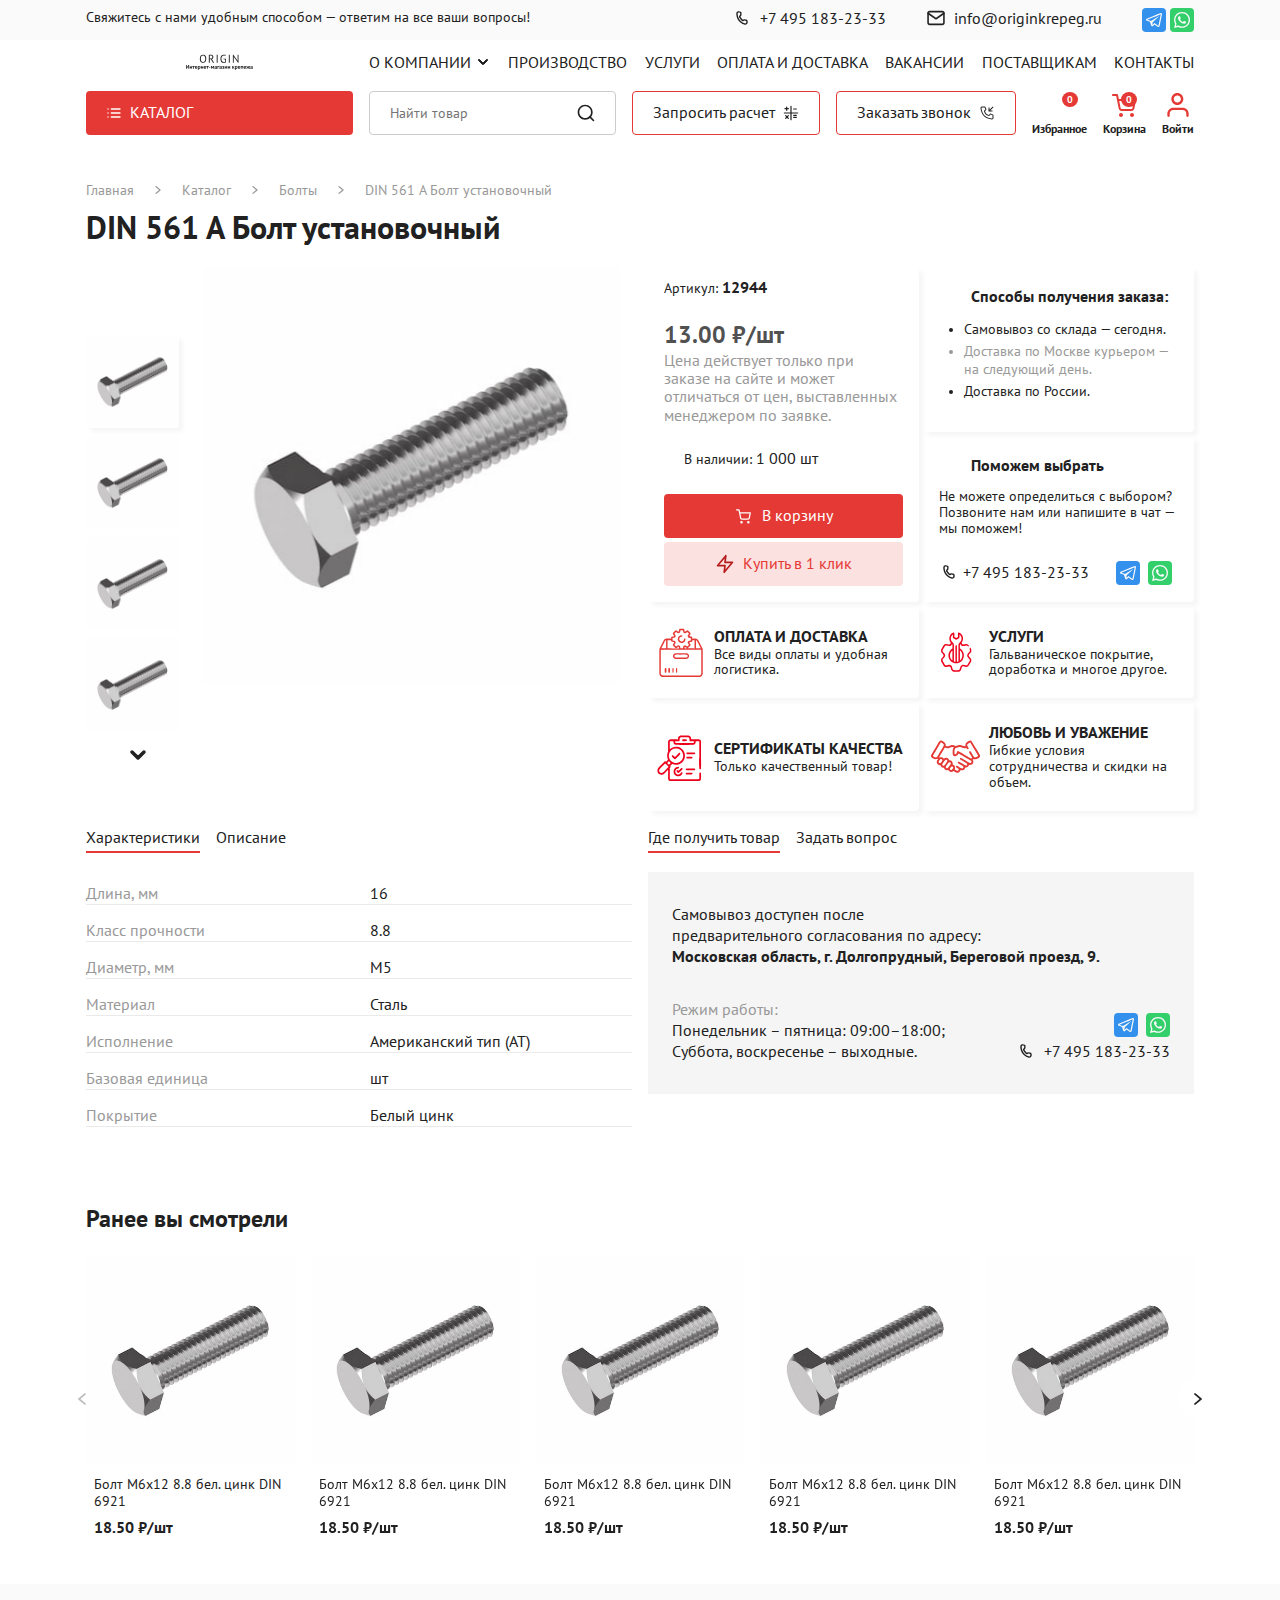
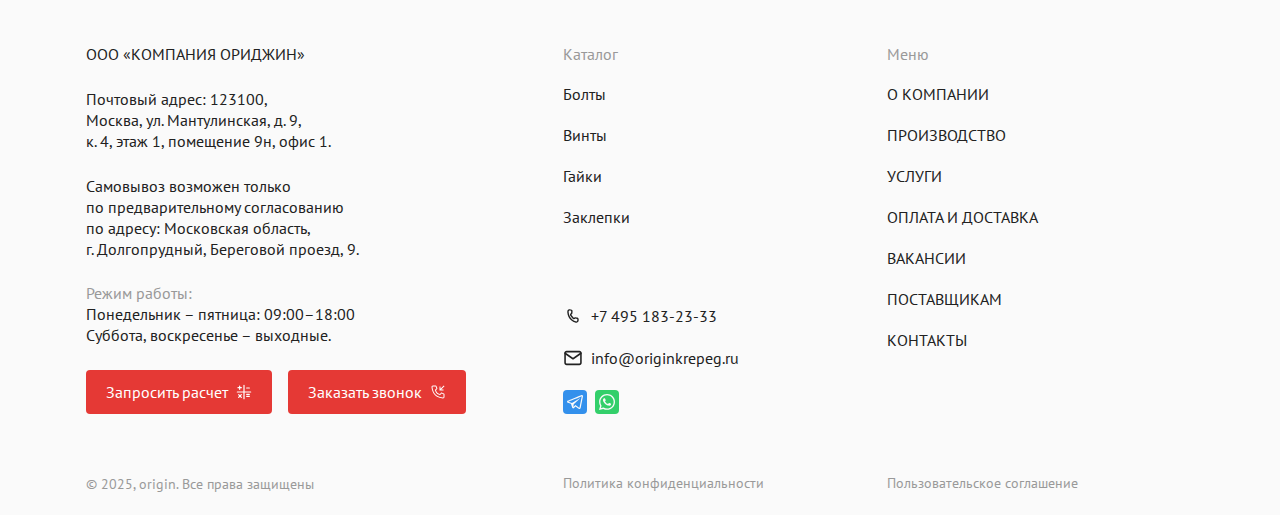
<file: card.html>
<!DOCTYPE html>
<html lang="ru">

<head>
    <meta charset="UTF-8">
    <meta name="viewport" content="width=device-width, initial-scale=1.0">
    <title>Origin | Интернет-магазин крепежа</title>
    <meta name="robots" content="noindex, nofollow">
    <link rel="stylesheet" href="css/style.css">
    
    <script defer src="js/jquery.min.js"></script>
    <script defer src="js/slick.min.js"></script>
    <script defer src="js/jquery.maskedinput.min.js"></script>
    <script defer src="js/script.js"></script>
    
    <link rel="stylesheet" href="css/jquery.fancybox.min.css">
    <script defer src="js/jquery.fancybox.min.js"></script>
</head>

<body>
    <header class="header">
        <div class="container">
            <div class="header-top">
                <p class="header-top__text">
                    Свяжитесь с нами удобным способом — ответим на все ваши вопросы!
                </p>
                <div class="header-contact">
                    <a href="tel:+74951832333" class="link-contact">
                        <svg class="ic ic-md"><use href="img/ic.svg#call"></use></svg>
                        +7 495 183-23-33
                    </a>
                    <a href="mailto:info@originkrepeg.ru" class="link-contact">
                        <svg class="ic ic-md"><use href="img/ic.svg#email"></use></svg>
                        info@originkrepeg.ru
                    </a>
                    <div class="social">
                        <a href="#" class="social-link">
                            <svg class="ic ic-lg"><use href="img/ic.svg#telegram"></use></svg>
                        </a>
                        <a href="#" class="social-link">
                            <svg class="ic ic-lg"><use href="img/ic.svg#whatsapp"></use></svg>
                        </a>
                    </div>
                </div>
            </div>

            <div class="header-middle">
                <a href="#" class="header-logo"><img src="img/origin-logo.svg" alt="i"></a>
                <nav class="header-nav">
                    <ul class="header-menu">
                        <li class="header-menu__item header-submenu__wrap">
                            <button class="header-submenu__btn"> О компании
                                <svg class="ic"><use href="img/ic.svg#arrow-down"></use></svg>
                            </button>
                            <ul class="header-submenu">
                                <li class="header-submenu__item">
                                    <a href="#" class="header-submenu__link">Производство</a>
                                </li>
                                <li class="header-submenu__item">
                                    <a href="#" class="header-submenu__link">Оплата и доставка</a>
                                </li>
                                <li class="header-submenu__item">
                                    <a href="#" class="header-submenu__link">Вакансии</a>
                                </li>
                            </ul>
                        </li>
                        <li class="header-menu__item">
                            <a href="#" class="header-menu__link">Производство</a>
                        </li>
                        <li class="header-menu__item">
                            <a href="#" class="header-menu__link">Услуги</a>
                        </li>
                        <li class="header-menu__item">
                            <a href="#" class="header-menu__link">Оплата и доставка</a>
                        </li>
                        <li class="header-menu__item">
                            <a href="#" class="header-menu__link">Вакансии</a>
                        </li>
                        <li class="header-menu__item">
                            <a href="#" class="header-menu__link">Поставщикам</a>
                        </li>
                        <li class="header-menu__item">
                            <a href="#" class="header-menu__link">Контакты</a>
                        </li>
                    </ul>
                </nav>
            </div>

            <div class="header-bottom">
                <a href="#modal-catalog" class="btn btn-primary catalog-btn header-bottom__catalog">
                    <svg class="ic"><use href="img/ic.svg#list"></use></svg> Каталог
                </a>
                <button class="btn btn-icon btn-primary header-menu__btn" data-menu-btn><svg class="ic ic-lg"><use href="img/ic.svg#menu"></use></svg></button>
                <a href="#" class="logo header-logo header-bottom__logo"><img src="img/origin-logo.svg" alt="i"></a>
                <form class="searchbar">
                    <input type="search" required placeholder="Найти товар" class="searchbar__input">
                    <button class="searchbar__btn"><svg class="ic ic-md"><use href="img/ic.svg#search"></use></svg></button>
                </form>
                <a href="#modal-req-2" class="btn btn-outline-primary lg-show">Запросить расчет
                    <svg class="ic"><use href="img/ic.svg#calc"></use></svg>
                </a>
                <a href="#modal-call_request" class="btn btn-outline-primary lg-show">Заказать звонок
                    <svg class="ic"><use href="img/ic.svg#phone"></use></svg>
                </a>
                <a href="#modal-search" class="btn btn-outline btn-icon searchbar-toggler">
                    <svg class="ic"><use href="img/ic.svg#search"></use></svg>
                </a>
                <a href="#" class="ic-btn">
                    <span class="badge badge--sm badge-primary" data-badge="fav">0</span>
                    <svg class="ic ic-xl"><use href="img/ic.svg#fav"></use></svg>
                    <span class="ic-btn__text">Избранное</span> 
                </a>
                <a href="#" class="ic-btn">
                    <span class="badge badge--sm badge-primary" data-badge="cart">0</span>
                    <svg class="ic ic-xl"><use href="img/ic.svg#cart"></use></svg>
                    <span class="ic-btn__text">Корзина</span> 
                </a>
                <a href="#modal-login" class="ic-btn">
                    <svg class="ic ic-xl"><use href="img/ic.svg#user"></use></svg> 
                    <span class="ic-btn__text">Войти</span> 
                </a>
            </div>
        </div>

        <div class="header-fixed">
            <div class="container header-fixed__container">
                <a href="#" class="header-logo"><img src="img/origin-logo.svg" alt="i"></a>
                <div class="header-fixed__row">
                    <a href="#modal-catalog" class="btn btn-primary catalog-btn">
                        <svg class="ic"><use href="img/ic.svg#list"></use></svg> Каталог
                    </a>
                    <a href="#modal-search" class="btn btn-outline btn-icon">
                        <svg class="ic"><use href="img/ic.svg#search"></use></svg>
                    </a>
                    <a href="#modal-req-2" class="btn btn-outline-primary xxl-show">Запросить расчет
                        <svg class="ic"><use href="img/ic.svg#calc"></use></svg>
                    </a>
                    <a href="#modal-call_request" class="btn btn-outline-primary xxl-show">Заказать звонок
                        <svg class="ic"><use href="img/ic.svg#phone"></use></svg>
                    </a>
                </div>
                <div class="header-fixed__contact">
                    <a href="tel:+74951832333" class="link-contact">
                        <svg class="ic ic-md"><use href="img/ic.svg#call"></use></svg>
                        +7 495 183-23-33
                    </a>
                    <a href="mailto:info@originkrepeg.ru" class="link-contact">
                        <svg class="ic ic-md"><use href="img/ic.svg#email"></use></svg>
                        info@originkrepeg.ru
                    </a>
                    <div class="header-fixed__info">
                        <p class="header-fixed__text">
                            Свяжитесь с нами удобным способом — ответим на все ваши вопросы!
                        </p>
                        <div class="social">
                            <a href="#" class="social-link">
                                <svg class="ic ic-lg"><use href="img/ic.svg#telegram"></use></svg>
                            </a>
                            <a href="#" class="social-link">
                                <svg class="ic ic-lg"><use href="img/ic.svg#whatsapp"></use></svg>
                            </a>
                        </div>
                        <p class="header-fixed__text">
                            <span class="c-gray">Режим работы:</span> <br>
                            Понедельник – пятница: 09:00–18:00  <br>
                            Суббота, воскресенье – выходные.
                        </p>
                    </div>
                </div>
                <a href="#" class="ic-btn">
                    <span class="badge badge--sm badge-primary" data-badge="fav">0</span>
                    <svg class="ic ic-xl"><use href="img/ic.svg#fav"></use></svg>
                    <span class="ic-btn__text">Избранное</span> 
                </a>
                <a href="#" class="ic-btn">
                    <span class="badge badge--sm badge-primary" data-badge="cart">0</span>
                    <svg class="ic ic-xl"><use href="img/ic.svg#cart"></use></svg>
                    <span class="ic-btn__text">Корзина</span> 
                </a>
                <a href="#modal-login" class="ic-btn">
                    <svg class="ic ic-xl"><use href="img/ic.svg#user"></use></svg> 
                    <span class="ic-btn__text">Войти</span> 
                </a>
                <button data-menu-btn class="btn btn-icon btn-gray header-fixed__menu"><svg class="ic ic-lg"><use href="img/ic.svg#menu"></use></svg></button>
            </div>
        </div>

        <div class="menu-wrap" data-menu-content>
            <div class="menu" data-menu-content>
                <div class="menu-header">
                    <h3 class="menu-heading">Меню</h3>
                    <button class="menu-close" data-menu-close title="Закрыть меню">
                        <svg class="ic"><use href="img/ic.svg#close"></use></svg>
                    </button>
                </div>
                <ul class="menu-list">
                    <li class="menu-list__item">
                        <a href="#modal-catalog" class="menu-list__link" data-toggle="next"> Каталог 
                            <svg class="ic"><use href="img/ic.svg#arrow-right"></use></svg>
                        </a>
                    </li>
                    <li class="menu-list__item">
                        <button class="menu-list__link" data-toggle="next"> О компании
                            <svg class="ic"><use href="img/ic.svg#arrow-down"></use></svg>
                        </button>
                        <ul class="menu-submenu">
                            <li class="menu-submenu__item">
                                <a href="#" class="menu-submenu__link">Производство</a>
                            </li>
                            <li class="menu-submenu__item">
                                <a href="#" class="menu-submenu__link">Оплата и доставка</a>
                            </li>
                            <li class="menu-submenu__item">
                                <a href="#" class="menu-submenu__link">Вакансии</a>
                            </li>
                        </ul>
                    </li>
                    <li class="menu-list__item">
                        <a href="#" class="menu-list__link">Производство</a>
                    </li>
                    <li class="menu-list__item">
                        <a href="#" class="menu-list__link">Услуги</a>
                    </li>
                    <li class="menu-list__item">
                        <a href="#" class="menu-list__link">Оплата и доставка</a>
                    </li>
                    <li class="menu-list__item">
                        <a href="#" class="menu-list__link">Вакансии</a>
                    </li>
                    <li class="menu-list__item">
                        <a href="#" class="menu-list__link">Поставщикам</a>
                    </li>
                    <li class="menu-list__item">
                        <a href="#" class="menu-list__link">Контакты</a>
                    </li>
                </ul>
                <div class="menu-footer">
                    <a href="#modal-req-2" class="btn btn-outline-primary xxl-hide">Запросить расчет
                        <svg class="ic"><use href="img/ic.svg#calc"></use></svg>
                    </a>
                    <a href="#modal-call_request" class="btn btn-outline-primary xxl-hide">Заказать звонок
                        <svg class="ic"><use href="img/ic.svg#phone"></use></svg>
                    </a>
                    <a href="tel:+74951832333" class="btn link-contact lg-hide">
                        <svg class="ic ic-md"><use href="img/ic.svg#call"></use></svg>
                        +7 495 183-23-33
                    </a>
                    <a href="mailto:info@originkrepeg.ru" class="btn link-contact lg-hide">
                        <svg class="ic ic-md"><use href="img/ic.svg#email"></use></svg>
                        info@originkrepeg.ru
                    </a>
                    <a href="#" class="btn social-link__tg lg-hide">
                        <svg class="ic ic-lg"><use href="img/ic.svg#telegram"></use></svg>
                        Напишите в чат
                    </a>
                    <a href="#" class="btn social-link__wa lg-hide">
                        <svg class="ic ic-lg"><use href="img/ic.svg#whatsapp"></use></svg>
                        Напишите в чат
                    </a>
                </div>
            </div>
        </div>

        <nav class="navbar">
            <div class="navbar-order">
                <span class="navbar-order__price" data-price="navbar__val">13.00 ₽</span>
                <span class="navbar-order__stock">
                    <svg class="ic">
                        <use href="img/ic.svg#instock"></use>
                    </svg>
                    <span class="navbar-order__text">В наличии: <br> 1 000 шт</span>
                </span>
                <div class="navbar-order__action" data-card-catcher>
                    <button class="btn btn-secondary" data-card-add>
                        <svg><use href="img/ic.svg#cart"></use></svg> В корзину
                    </button>

                    <div class="navbar-order__amount amount" data-price-val="13.00 ₽" data-card-amount data-change="navbar__val">
                        <a href="#" class="amount-dec">
                            <svg class="ic"><use href="img/ic.svg#subtract"></use></svg>
                        </a>
                        <input type="number" inputmode="numeric" value="1" min="0" class="amount-input">
                        <a href="#" class="amount-inc">
                            <svg class="ic"><use href="img/ic.svg#add"></use></svg>
                        </a>
                    </div>
                </div>
            </div>
            <ul class="navbar-list">
                <li>
                    <a href="main.html" class="ic-btn">
                        <svg class="ic ic-xl"><use href="img/ic.svg#home"></use></svg> Главная
                    </a>
                </li>
                <li>
                    <button class="ic-btn" data-menu-btn>
                        <svg class="ic ic-xl"><use href="img/ic.svg#menu"></use></svg> Меню
                    </button>
                </li>
                <li>
                    <a href="#modal-catalog" class="ic-btn">
                        <svg class="ic ic-xl"><use href="img/ic.svg#list"></use></svg> Каталог
                    </a>
                </li>
                <li>
                    <a href="#" class="ic-btn">
                        <span class="badge badge--sm badge-primary" data-badge="fav">0</span>
                        <svg class="ic ic-xl"><use href="img/ic.svg#fav"></use></svg> Избранное
                    </a>
                </li>
                <li>
                    <a href="#" class="ic-btn">
                        <span class="badge badge--sm badge-primary" data-badge="cart">0</span>
                        <svg class="ic ic-xl"><use href="img/ic.svg#cart"></use></svg> Корзина
                    </a>
                </li>
                <li>
                    <a href="#modal-login" class="ic-btn">
                        <svg class="ic ic-xl"><use href="img/ic.svg#user"></use></svg>  Кабинет
                    </a>
                </li>
            </ul>
        </nav>
    </header>

    <section class="product">
        <div class="container">
            <ul class="breadcumbs">
                <li class="breadcumbs-li">
                    <a href="#" class="breadcumbs-link">Главная</a>
                    <svg class="ic"><use href="img/ic.svg#arrow-right"></use></svg>
                </li>
                <li class="breadcumbs-li">
                    <a href="#" class="breadcumbs-link">Каталог</a>
                    <svg class="ic"><use href="img/ic.svg#arrow-right"></use></svg>
                </li>
                <li class="breadcumbs-li">
                    <a href="#" class="breadcumbs-link">Болты</a>
                    <svg class="ic"><use href="img/ic.svg#arrow-right"></use></svg>
                </li>
                <li class="breadcumbs-li">
                    <a href="#" class="breadcumbs-link">DIN 561 A Болт установочный</a>
                    <svg class="ic"><use href="img/ic.svg#arrow-right"></use></svg>
                </li>
            </ul>
            <h1>DIN 561 A Болт установочный</h1>
            <div class="product-wrap">
                <div class="product-img">
                    <div class="product-nav">
                        <div class="product-nav-item">
                            <img src="img/poduct.jpg" alt="i">
                        </div>
                        <div class="product-nav-item">
                            <img src="img/poduct.jpg" alt="i">
                        </div>
                        <div class="product-nav-item">
                            <img src="img/poduct.jpg" alt="i">
                        </div>
                        <div class="product-nav-item">
                            <img src="img/poduct.jpg" alt="i">
                        </div>
                        <div class="product-nav-item">
                            <img src="img/poduct.jpg" alt="i">
                        </div>
                    </div>
                    <div class="product-slider">
                        <div class="product-slider-item">
                            <img src="img/poduct.jpg" alt="i">
                        </div>
                        <div class="product-slider-item">
                            <img src="img/poduct.jpg" alt="i">
                        </div>
                        <div class="product-slider-item">
                            <img src="img/poduct.jpg" alt="i">
                        </div>
                        <div class="product-slider-item">
                            <img src="img/poduct.jpg" alt="i">
                        </div>
                        <div class="product-slider-item">
                            <img src="img/poduct.jpg" alt="i">
                        </div>
                    </div>
                </div>
                <div class="product-content">
                    <div class="product-row">
                        <div class="product-main">
                            <p class="product-art">
                                <span>Артикул: <b class="product-art__id">12944</b></span>
                                <button class="product-fav" data-fav="add">
                                    <svg class="ic ic-lg"><use href="img/ic.svg#fav"></use></svg>
                                </button>
                            </p>
                            <div class="product-price">
                                <h2 class="product-price__val">13.00 ₽/шт
                                    <span class="info">
                                        <svg class="ic ic-md">
                                            <use href="img/ic.svg#info"></use>
                                        </svg>
                                        <span class="info__text">   
                                            Цена указана за минимальную партию. При заказе на сумму более 50 000 руб. действует индивидуальная скидка. Для товаров "под заказ" указана последняя продажная цена.
                                        </span>
                                    </span>
                                </h2>
                                <p class="product-price__descr">
                                    Цена действует только при заказе на сайте и может отличаться от цен, выставленных
                                    менеджером по заявке.
                                </p>
                            </div>
                            <p class="product-stock">
                                <svg class="ic">
                                    <use href="img/ic.svg#instock"></use>
                                </svg>
                                <span class="product-stock__text">В наличии:
                                    <span class="product-stock__descr">1 000 шт</span>
                                </span>
                            </p>
                            <div class="product-btns">
                                <div class="card-action" data-card-catcher>
                                    <button class="btn btn-primary" data-card-add>
                                        <svg>
                                            <use href="img/ic.svg#cart"></use>
                                        </svg> В корзину
                                    </button>

                                    <div class="card-amount amount" data-card-amount>
                                        <a href="#" class="amount-dec">
                                            <svg class="ic">
                                                <use href="img/ic.svg#subtract"></use>
                                            </svg>
                                        </a>
                                        <input type="number" value="1" min="0" class="amount-input">
                                        <a href="#" class="amount-inc">
                                            <svg class="ic">
                                                <use href="img/ic.svg#add"></use>
                                            </svg>
                                        </a>
                                    </div>
                                </div>
                                <a href="#modal-oneclick_2" class="btn btn-secondary">
                                    <svg>
                                        <use href="img/ic.svg#lightning"></use>
                                    </svg> Купить в 1 клик
                                </a>
                            </div>
                        </div>

                        <div class="product-delivery">
                            <div class="product-delivery__item">
                                <h3 class="product-delivery__heading">
                                    <svg class="ic ic-lg">
                                        <use href="img/ic.svg#packege"></use>
                                    </svg>
                                    <span>Способы получения заказа:</span>
                                </h3>

                                <div class="product-delivery__list list-disc">
                                    <li>Самовывоз со склада — сегодня.</li>
                                    <li class="c-gray">Доставка по Москве курьером — на следующий день.</li>
                                    <li>Доставка по России.
                                        <span class="info">
                                        <svg class="ic ic-md">
                                            <use href="img/ic.svg#info"></use>
                                        </svg>
                                        <span class="info__text">   
                                            <ul class="list-disc">
                                                <li>До Москвы и Московской области — от 612 ₽.</li>
                                                <li>До терминала транспортной компании — бесплатно.</li>
                                                <li>До пункта отправки СДЭК — бесплатно.</li>
                                                <li>По Ленинградской области — точную стоимость уточняйте у консультанта.</li>
                                                <li>Доставка по России выбранной вами транспортной компанией.</li>
                                            </ul>
                                        </span>
                                    </span>
                                    </li>
                                </div>
                            </div>

                            <div class="product-delivery__item">
                                <h3 class="product-delivery__heading">
                                    <svg class="ic ic-lg">
                                        <use href="img/ic.svg#help"></use>
                                    </svg>
                                    <span>Поможем выбрать</span>
                                </h3>
                                <p class="product-delivery__text">
                                    Не можете определиться с выбором?
                                    Позвоните нам или напишите в чат — мы поможем!
                                </p>

                                <div class="product-delivery__contact">
                                    <a href="tel:+74951832333" class="link-contact">
                                        <svg class="ic ic-md">
                                            <use href="img/ic.svg#call"></use>
                                        </svg>
                                        +7 495 183-23-33
                                    </a>
                                    <div class="social">
                                        <a href="#" class="social-link">
                                            <svg class="ic ic-lg">
                                                <use href="img/ic.svg#telegram"></use>
                                            </svg>
                                        </a>
                                        <a href="#" class="social-link">
                                            <svg class="ic ic-lg">
                                                <use href="img/ic.svg#whatsapp"></use>
                                            </svg>
                                        </a>
                                    </div>
                                </div>
                            </div>
                        </div>
                    </div>
                    <div class="product-features">
                        <div class="product-feature">
                            <img src="img/hero-features/icon-card-1.svg" alt="i" class="product-feature__icon">
                            <div class="product-feature__title">
                                <h3 class="product-feature__heading">Оплата и доставка</h3>
                                <p class="product-feature__text">Все виды оплаты и удобная логистика.</p>
                            </div>
                        </div>
                        <div class="product-feature">
                            <img src="img/hero-features/icon-card-4.svg" alt="i" class="product-feature__icon">
                            <div class="product-feature__title">
                                <h3 class="product-feature__heading">Услуги</h3>
                                <p class="product-feature__text">Гальваническое покрытие, доработка и многое другое.</p>
                            </div>
                        </div>
                        <div class="product-feature">
                            <img src="img/hero-features/icon-card-5.svg" alt="i" class="product-feature__icon">
                            <div class="product-feature__title">
                                <h3 class="product-feature__heading">Сертификаты качества</h3>
                                <p class="product-feature__text">Только качественный товар!</p>
                            </div>
                        </div>
                        <div class="product-feature">
                            <img src="img/hero-features/icon-card-3.svg" alt="i" class="product-feature__icon">
                            <div class="product-feature__title">
                                <h3 class="product-feature__heading">Любовь и уважение</h3>
                                <p class="product-feature__text">Гибкие условия сотрудничества и скидки на объем.</p>
                            </div>
                        </div>
                    </div>
                </div>
            </div>

            <div class="product-description">
                <div class="product-info" data-tab-parent>
                    <div class="product-tab" data-tab-active="active_line" data-tab-diactivate="767">
                        <button class="product-subheading active_line"
                            data-tab="characteristics">Характеристики</button>
                        <button class="product-subheading" data-tab="description">Описание</button>
                    </div>

                    <div class="product-tab__content" data-tab-content="characteristics">
                        <h3 class="product-subheading active_line md-show">Характеристики</h3>
                        <ul class="product-list">
                            <li class="product-list__li">
                                <span class="product-list__heading">Длина, мм</span>
                                <span class="product-list__text">16</span>
                            </li>
                            <li class="product-list__li">
                                <span class="product-list__heading">Класс прочности</span>
                                <span class="product-list__text">8.8</span>
                            </li>
                            <li class="product-list__li">
                                <span class="product-list__heading">Диаметр, мм</span>
                                <span class="product-list__text">М5</span>
                            </li>
                            <li class="product-list__li">
                                <span class="product-list__heading">Материал</span>
                                <span class="product-list__text">Сталь</span>
                            </li>
                            <li class="product-list__li">
                                <span class="product-list__heading">Исполнение</span>
                                <span class="product-list__text">Американский тип (АТ)</span>
                            </li>
                            <li class="product-list__li">
                                <span class="product-list__heading">Базовая единица</span>
                                <span class="product-list__text">шт</span>
                            </li>
                            <li class="product-list__li">
                                <span class="product-list__heading">Покрытие</span>
                                <span class="product-list__text">Белый цинк</span>
                            </li>
                        </ul>
                    </div>

                    <div class="product-tab__content" data-tab-content="description">
                        <h3 class="product-subheading active_line md-show">Описание</h3>
                        <p>
                            Установочный болт DIN 561 A представляет собой крепёжный элемент с квадратной головкой и
                            полной метрической резьбой, соответствующий требованиям стандарта DIN 561. Применяется в
                            узлах, где необходима жёсткая фиксация деталей в определённом положении без возможности их
                            смещения в процессе эксплуатации.                            
                        </p>
                        <a href="img/131_original.png" data-fancybox="cards">
                            <img class="product-description__img" src="img/131_original.png" alt="i">
                        </a>
                        <p>
                            Болты данного типа широко используются в машиностроении, станкостроении, приборостроении, а также при сборке металлоконструкций и различных промышленных механизмов. Конструкция болта обеспечивает надёжную установку в крепёжное отверстие с плотной посадкой, что позволяет выдерживать как статические, так и переменные нагрузки. Квадратная головка исключает проворачивание при монтаже и демонтаже, обеспечивая устойчивое положение крепёжного элемента в корпусе изделия или конструкции.
                        </p>
                    </div>
                </div>

                <div class="product-contact" data-tab-parent>
                    <div class="product-tab" data-tab-active="active_line">
                        <button class="product-subheading active_line" data-tab="product_contact">Где получить
                            товар</button>
                        <button class="product-subheading" data-tab="product_form">Задать вопрос</button>
                    </div>

                    <div class="product-contact__content" data-tab-content="product_contact">
                        <p class="product-contact__text">
                            Самовывоз доступен после предварительного согласования по адресу: <br>
                            <strong>Московская область, г. Долгопрудный, Береговой проезд, 9.</strong>
                        </p>

                        <div class="product-contact__wrap">
                            <p class="product-contact__col">
                                <span class="c-gray">Режим работы:</span> <br>
                                Понедельник – пятница: 09:00–18:00; <br>
                                Суббота, воскресенье – выходные.
                            </p>

                            <div class="product-contact__links">
                                <div class="social">
                                    <a href="#" class="social-link">
                                        <svg class="ic ic-lg">
                                            <use href="img/ic.svg#telegram"></use>
                                        </svg>
                                    </a>
                                    <a href="#" class="social-link">
                                        <svg class="ic ic-lg">
                                            <use href="img/ic.svg#whatsapp"></use>
                                        </svg>
                                    </a>
                                </div>
                                <a href="tel:+74951832333" class="link-contact">
                                    <svg class="ic ic-md">
                                        <use href="img/ic.svg#call"></use>
                                    </svg> +7 495 183-23-33
                                </a>
                            </div>
                        </div>
                    </div>

                    <div class="product-contact__form md-hide" data-tab-content="product_form">
                        <form action="#" class="form form--sm">
                            <div class="form-group">
                                <label for="question" class="form-label">Оставьте свой вопрос, и мы подберём для вас
                                    оптимальное решение</label>
                                <textarea name="question" id="question" class="bg-ligth"
                                    placeholder="Ваше обращение" required></textarea>
                            </div>
                            <div class="form-row">
                                <div class="inp-file">
                                    <input type="file" name="product_file" id="product_file">
                                    <label for="product_file" class="inp-file__label">
                                        <svg class="ic">
                                            <use href="img/ic.svg#paperclip"></use>
                                        </svg>
                                        <span>Прикрепить файл</span>
                                    </label>
                                </div>
                                <button type="submit" class="btn btn-primary">Отправить</button>
                            </div>
                        </form>
                    </div>

                    <div class="contact-wrap md-show">
                        <div class="contact-col">
                            <div class="contact-box">
                                <svg class="ic ic-lg md-show">
                                    <use href="img/ic.svg#contact"></use>
                                </svg>
                                <div class="contact-title">
                                    <h2>Не нашли нужную информацию?</h2>
                                    <p>Оставьте свой запрос, и мы подберём для вас оптимальное решение.</p>
                                </div>
                            </div>
                        </div>
                        <form class="form contact-form">
                            <div class="form-group form-group--md">
                                <div class="inp-group">
                                    <input type="text" id="contact-name" placeholder="Ваше имя" class="inp-field">
                                    <label for="contact-name" class="inp-label">Ваше имя</label>
                                </div>
                                <div class="inp-group">
                                    <input type="email" id="contact-email" placeholder="Ваша почта" class="inp-field">
                                    <label for="contact-email" class="inp-label">Ваша почта</label>
                                </div>
                                <div class="inp-group">
                                    <input type="tel" id="contact-tel" placeholder="Ваш телефон" class="inp-field">
                                    <label for="contact-tel" class="inp-label">Ваш телефон</label>
                                </div>
                                <select>
                                    <option hidden>Предпочтительный вариант ответа</option>
                                    <option value="Вариант ответа 1">Вариант ответа 1</option>
                                    <option value="Вариант ответа 2">Вариант ответа 2</option>
                                </select>
                                <div class="inp-group">
                                    <textarea placeholder="Ваше обращение" id="contact-msg"
                                        class="inp-field inp-textarea--lg"></textarea>
                                    <label for="contact-msg" class="inp-label">Ваше обращение</label>
                                </div>

                                <div class="inp-file">
                                    <input type="file" name="file" id="contact_file">
                                    <label for="contact_file" class="inp-file__label">
                                        <svg class="ic">
                                            <use href="img/ic.svg#paperclip"></use>
                                        </svg>
                                        <span>Прикрепить файл</span>
                                    </label>
                                </div>

                                <div class="inp-checkbox inp-checkbox--sm">
                                    <input type="checkbox" required name="checkbox" id="checkbox_33">
                                    <label for="checkbox_33" class="inp-checkbox__label">
                                        Я согласен(а) с обработкой персональных данных в соответствии с
                                        <a href="#" class="c-danger">политикой конфиденциальности.</a>
                                    </label>
                                </div>
                                <button type="submit" class="btn btn-primary">Отправить</button>
                            </div>
                        </form>
                    </div>
                </div>
            </div>
    </section>

    <section>
        <div class="container">
            <h2>Ранее вы смотрели</h2>

            <div class="card-slider--md">
                <div class="card card--md">
                    <a href="#" class="card-header">
                        <img src="img/poduct.jpg" class="card-img" alt="i" loading="lazy">
                    </a>
                    <a href="#" class="card-body">
                        <h3 class="card__heading">
                            Болт М6х12 8.8 бел. цинк DIN 6921
                        </h3>
                        <h4 class="card__price">18.50 ₽/шт</h4>
                    </a>
                </div>
                <div class="card card--md">
                    <a href="#" class="card-header">
                        <img src="img/poduct.jpg" class="card-img" alt="i" loading="lazy">
                    </a>
                    <a href="#" class="card-body">
                        <h3 class="card__heading">
                            Болт М6х12 8.8 бел. цинк DIN 6921
                        </h3>
                        <h4 class="card__price">18.50 ₽/шт</h4>
                    </a>
                </div>
                <div class="card card--md">
                    <a href="#" class="card-header">
                        <img src="img/poduct.jpg" class="card-img" alt="i" loading="lazy">
                    </a>
                    <a href="#" class="card-body">
                        <h3 class="card__heading">
                            Болт М6х12 8.8 бел. цинк DIN 6921
                        </h3>
                        <h4 class="card__price">18.50 ₽/шт</h4>
                    </a>
                </div>
                <div class="card card--md">
                    <a href="#" class="card-header">
                        <img src="img/poduct.jpg" class="card-img" alt="i" loading="lazy">
                    </a>
                    <a href="#" class="card-body">
                        <h3 class="card__heading">
                            Болт М6х12 8.8 бел. цинк DIN 6921
                        </h3>
                        <h4 class="card__price">18.50 ₽/шт</h4>
                    </a>
                </div>
                <div class="card card--md">
                    <a href="#" class="card-header">
                        <img src="img/poduct.jpg" class="card-img" alt="i" loading="lazy">
                    </a>
                    <a href="#" class="card-body">
                        <h3 class="card__heading">
                            Болт М6х12 8.8 бел. цинк DIN 6921
                        </h3>
                        <h4 class="card__price">18.50 ₽/шт</h4>
                    </a>
                </div>
                <div class="card card--md">
                    <a href="#" class="card-header">
                        <img src="img/poduct.jpg" class="card-img" alt="i" loading="lazy">
                    </a>
                    <a href="#" class="card-body">
                        <h3 class="card__heading">
                            Болт М6х12 8.8 бел. цинк DIN 6921
                        </h3>
                        <h4 class="card__price">18.50 ₽/шт</h4>
                    </a>
                </div>
                <div class="card card--md">
                    <a href="#" class="card-header">
                        <img src="img/poduct.jpg" class="card-img" alt="i" loading="lazy">
                    </a>
                    <a href="#" class="card-body">
                        <h3 class="card__heading">
                            Болт М6х12 8.8 бел. цинк DIN 6921
                        </h3>
                        <h4 class="card__price">18.50 ₽/шт</h4>
                    </a>
                </div>
            </div>
        </div>
    </section>

     <footer class="footer">
        <div class="container">
            <div class="footer-wrap">
                <div class="footer-title">
                    <p class="footer-text">ООО «КОМПАНИЯ ОРИДЖИН»</p>
                    <p class="footer-text">
                        Почтовый адрес: 123100, <br>
                        Москва, ул. Мантулинская, д. 9,  <br>
                        к. 4, этаж 1, помещение 9н, офис 1.
                    </p>
                    <p class="footer-text">
                        Самовывоз возможен только <br>
                        по предварительному согласованию  <br>
                        по адресу: Московская область,  <br>
                        г. Долгопрудный, Береговой проезд, 9.
                    </p>
                    <p class="footer-text">
                        <span class="footer-heading">Режим работы:</span>
                        Понедельник – пятница: 09:00–18:00 <br>
                        Суббота, воскресенье – выходные.
                    </p>
                    <div class="footer-contact sm-hide">
                        <div class="footer-contact__col">
                            <a href="tel:+74951832333" class="link-contact">
                                <svg class="ic ic-md"><use href="img/ic.svg#call"></use></svg>
                                +7 495 183-23-33
                            </a>
                            <a href="mailto:info@originkrepeg.ru" class="link-contact">
                                <svg class="ic ic-md"><use href="img/ic.svg#email"></use></svg>
                                info@originkrepeg.ru
                            </a>
                        </div>
                        <div class="social">
                            <a href="#" class="social-link">
                                <svg class="ic ic-lg"><use href="img/ic.svg#telegram"></use></svg>
                            </a>
                            <a href="#" class="social-link">
                                <svg class="ic ic-lg"><use href="img/ic.svg#whatsapp"></use></svg>
                            </a>
                        </div>
                    </div>
                    <div class="footer-btns lg-show">
                        <a href="#modal-req-2" class="btn btn-primary">Запросить расчет
                            <svg class="ic"><use href="img/ic.svg#calc"></use></svg>
                        </a>
                        <a href="#modal-call_request" class="btn btn-primary">Заказать звонок
                            <svg class="ic"><use href="img/ic.svg#phone"></use></svg>
                        </a>
                    </div>
                </div>
                <div class="footer-col">
                    <h3 class="footer-heading">Каталог</h3>
                    <nav class="footer-nav">
                        <a href="#" class="footer-nav__link">Болты</a>
                        <a href="#" class="footer-nav__link">Винты</a>
                        <a href="#" class="footer-nav__link">Гайки</a>
                        <a href="#" class="footer-nav__link">Заклепки</a>
                        <a href="#" class="footer-nav__link sm-hide">Кольца стопорные</a>
                        <a href="#" class="footer-nav__link sm-hide">Саморезы</a>
                        <a href="#" class="footer-nav__link sm-hide">Хомуты, скобы и стяжки</a>
                        <a href="#" class="footer-nav__link sm-hide">Шайбы</a>
                        <a href="#" class="footer-nav__link sm-hide">Шпильки резьбовые</a>
                        <a href="#" class="footer-nav__link sm-hide">Шплинты</a>    
                        <a href="#" class="footer-nav__link c-gray sm-hide">Шпонки</a>    
                        <a href="#" class="footer-nav__link c-gray sm-hide">Шурупы</a>    
                        <a href="#" class="footer-nav__link c-gray sm-hide">Штифты</a>    
                        <a href="#" class="footer-nav__link c-gray sm-hide">Приварной крепёж</a>    
                    </nav>

                    <div class="footer-contact sm-show">
                        <a href="tel:+74951832333" class="link-contact">
                            <svg class="ic ic-md"><use href="img/ic.svg#call"></use></svg>
                            +7 495 183-23-33
                        </a>
                        <a href="mailto:info@originkrepeg.ru" class="link-contact">
                            <svg class="ic ic-md"><use href="img/ic.svg#email"></use></svg>
                            info@originkrepeg.ru
                        </a>
                        <div class="social">
                            <a href="#" class="social-link">
                                <svg class="ic ic-lg"><use href="img/ic.svg#telegram"></use></svg>
                            </a>
                            <a href="#" class="social-link">
                                <svg class="ic ic-lg"><use href="img/ic.svg#whatsapp"></use></svg>
                            </a>
                        </div>
                    </div>
                    <a href="#modal-req-2" class="btn btn-primary lg-hide">Запросить расчет
                        <svg class="ic"><use href="img/ic.svg#calc"></use></svg>
                    </a>
                </div>
                <div class="footer-col">
                    <h3 class="footer-heading">Меню</h3>
                    <nav class="footer-nav footer-nav--menu">
                        <a href="#" class="footer-nav__link">О компании</a>
                        <a href="#" class="footer-nav__link">Производство</a>
                        <a href="#" class="footer-nav__link">Услуги</a>
                        <a href="#" class="footer-nav__link">Оплата и доставка</a>
                        <a href="#" class="footer-nav__link">Вакансии</a>
                        <a href="#" class="footer-nav__link">Поставщикам</a>
                        <a href="#" class="footer-nav__link">Контакты</a>
                    </nav>
                    <a href="#modal-call_request" class="btn btn-primary lg-hide">Заказать звонок
                        <svg class="ic"><use href="img/ic.svg#phone"></use></svg>
                    </a>
                </div>
            </div>
            <p class="footer-bottom">
                <span class="footer-bottom__text">© 2025, origin. Все права защищены</span>
                <a href="#" class="footer-bottom__link">Политика конфиденциальности</a>
                <a href="#" class="footer-bottom__link">Пользовательское соглашение</a>
            </p>
        </div>
    </footer>

    <div class="modal modal-lg" id="modal-search">
        <div class="modal-content">
            <button class="modal-close" title="Закрыть">
                <svg class="ic"><use href="img/ic.svg#close"></use></svg>
            </button>

            <h2 class="modal-heading modal-heading--alt">Поиск товара</h2>
            <form class="searchbar">
                <input type="search" required placeholder="Найти товар" class="searchbar__input">
                <button class="searchbar__btn"><svg class="ic ic-md"><use href="img/ic.svg#search"></use></svg></button>
            </form>
        </div>
    </div>

    <div class="modal modal-lg" id="modal-catalog">
        <div class="modal-content">
            <button class="modal-close" title="Закрыть">
                <svg class="ic"><use href="img/ic.svg#close"></use></svg>
            </button>

            <h2 class="modal-heading modal-heading--alt">Каталог</h2>

            <ul class="catalog-list catalog-list--hover" data-catalog-hover>
                <li class="catalog-list__item">
                    <button class="catalog-list__btn">Болты
                        <svg class="ic"><use href="img/ic.svg#arrow-right"></use></svg>
                    </button>
                    <ul class="catalog-underlist">
                        <li class="catalog-underlist__item catalog-underlist__item--back">
                            <button class="catalog-underlist__link">
                                <svg class="ic"><use href="img/ic.svg#arrow-left"></use></svg>Назад
                            </button>
                        </li>
                        <li class="catalog-underlist__item">
                            <a href="#" class="catalog-underlist__link">DIN 315</a>
                        </li>
                        <li class="catalog-underlist__item">
                            <a href="#" class="catalog-underlist__link">DIN 315</a>
                        </li>
                        <li class="catalog-underlist__item">
                            <a href="#" class="catalog-underlist__link">DIN 315</a>
                        </li>
                        <li class="catalog-underlist__item">
                            <a href="#" class="catalog-underlist__link">DIN 315</a>
                        </li>
                        <li class="catalog-underlist__item">
                            <a href="#" class="catalog-underlist__link">DIN 315</a>
                        </li>
                        <li class="catalog-underlist__item">
                            <a href="#" class="catalog-underlist__link">DIN 315</a>
                        </li>
                    </ul>
                </li>
                <li class="catalog-list__item">
                    <button class="catalog-list__btn">Винты
                        <svg class="ic"><use href="img/ic.svg#arrow-right"></use></svg>
                    </button>
                    <ul class="catalog-underlist">
                        <li class="catalog-underlist__item catalog-underlist__item--back">
                            <button class="catalog-underlist__link">
                                <svg class="ic"><use href="img/ic.svg#arrow-left"></use></svg>Назад
                            </button>
                        </li>
                        <li class="catalog-underlist__item">
                            <a href="#" class="catalog-underlist__link">DIN 315</a>
                        </li>
                        <li class="catalog-underlist__item">
                            <a href="#" class="catalog-underlist__link">DIN 315</a>
                        </li>
                        <li class="catalog-underlist__item">
                            <a href="#" class="catalog-underlist__link">DIN 315</a>
                        </li>
                        <li class="catalog-underlist__item">
                            <a href="#" class="catalog-underlist__link">DIN 315</a>
                        </li>
                        <li class="catalog-underlist__item">
                            <a href="#" class="catalog-underlist__link">DIN 315</a>
                        </li>
                        <li class="catalog-underlist__item">
                            <a href="#" class="catalog-underlist__link">DIN 315</a>
                        </li>
                    </ul>
                </li>
                <li class="catalog-list__item">
                    <button class="catalog-list__btn">Гайки
                        <svg class="ic"><use href="img/ic.svg#arrow-right"></use></svg>
                    </button>
                    <ul class="catalog-underlist">
                        <li class="catalog-underlist__item catalog-underlist__item--back">
                            <button class="catalog-underlist__link">
                                <svg class="ic"><use href="img/ic.svg#arrow-left"></use></svg>Назад
                            </button>
                        </li>
                        <li class="catalog-underlist__item">
                            <a href="#" class="catalog-underlist__link">DIN 315</a>
                        </li>
                        <li class="catalog-underlist__item">
                            <a href="#" class="catalog-underlist__link">DIN 315</a>
                        </li>
                        <li class="catalog-underlist__item">
                            <a href="#" class="catalog-underlist__link">DIN 315</a>
                        </li>
                        <li class="catalog-underlist__item">
                            <a href="#" class="catalog-underlist__link">DIN 315</a>
                        </li>
                        <li class="catalog-underlist__item">
                            <a href="#" class="catalog-underlist__link">DIN 315</a>
                        </li>
                        <li class="catalog-underlist__item">
                            <a href="#" class="catalog-underlist__link">DIN 315</a>
                        </li>
                    </ul>
                </li>
                <li class="catalog-list__item">
                    <button class="catalog-list__btn">Заклепки
                        <svg class="ic"><use href="img/ic.svg#arrow-right"></use></svg>
                    </button>
                    <ul class="catalog-underlist">
                        <li class="catalog-underlist__item catalog-underlist__item--back">
                            <button class="catalog-underlist__link">
                                <svg class="ic"><use href="img/ic.svg#arrow-left"></use></svg>Назад
                            </button>
                        </li>
                        <li class="catalog-underlist__item">
                            <a href="#" class="catalog-underlist__link">DIN 315</a>
                        </li>
                        <li class="catalog-underlist__item">
                            <a href="#" class="catalog-underlist__link">DIN 315</a>
                        </li>
                        <li class="catalog-underlist__item">
                            <a href="#" class="catalog-underlist__link">DIN 315</a>
                        </li>
                        <li class="catalog-underlist__item">
                            <a href="#" class="catalog-underlist__link">DIN 315</a>
                        </li>
                        <li class="catalog-underlist__item">
                            <a href="#" class="catalog-underlist__link">DIN 315</a>
                        </li>
                        <li class="catalog-underlist__item">
                            <a href="#" class="catalog-underlist__link">DIN 315</a>
                        </li>
                    </ul>
                </li>
                <li class="catalog-list__item">
                    <button class="catalog-list__btn">Кольца стопорные
                        <svg class="ic"><use href="img/ic.svg#arrow-right"></use></svg>
                    </button>
                    <ul class="catalog-underlist">
                        <li class="catalog-underlist__item catalog-underlist__item--back">
                            <button class="catalog-underlist__link">
                                <svg class="ic"><use href="img/ic.svg#arrow-left"></use></svg>Назад
                            </button>
                        </li>
                        <li class="catalog-underlist__item">
                            <a href="#" class="catalog-underlist__link">DIN 315</a>
                        </li>
                        <li class="catalog-underlist__item">
                            <a href="#" class="catalog-underlist__link">DIN 315</a>
                        </li>
                        <li class="catalog-underlist__item">
                            <a href="#" class="catalog-underlist__link">DIN 315</a>
                        </li>
                        <li class="catalog-underlist__item">
                            <a href="#" class="catalog-underlist__link">DIN 315</a>
                        </li>
                        <li class="catalog-underlist__item">
                            <a href="#" class="catalog-underlist__link">DIN 315</a>
                        </li>
                        <li class="catalog-underlist__item">
                            <a href="#" class="catalog-underlist__link">DIN 315</a>
                        </li>
                    </ul>
                </li>
                <li class="catalog-list__item">
                    <button class="catalog-list__btn">Саморезы
                        <svg class="ic"><use href="img/ic.svg#arrow-right"></use></svg>
                    </button>
                    <ul class="catalog-underlist">
                        <li class="catalog-underlist__item catalog-underlist__item--back">
                            <button class="catalog-underlist__link">
                                <svg class="ic"><use href="img/ic.svg#arrow-left"></use></svg>Назад
                            </button>
                        </li>
                        <li class="catalog-underlist__item">
                            <a href="#" class="catalog-underlist__link">DIN 315</a>
                        </li>
                        <li class="catalog-underlist__item">
                            <a href="#" class="catalog-underlist__link">DIN 315</a>
                        </li>
                        <li class="catalog-underlist__item">
                            <a href="#" class="catalog-underlist__link">DIN 315</a>
                        </li>
                        <li class="catalog-underlist__item">
                            <a href="#" class="catalog-underlist__link">DIN 315</a>
                        </li>
                        <li class="catalog-underlist__item">
                            <a href="#" class="catalog-underlist__link">DIN 315</a>
                        </li>
                        <li class="catalog-underlist__item">
                            <a href="#" class="catalog-underlist__link">DIN 315</a>
                        </li>
                    </ul>
                </li>
                <li class="catalog-list__item">
                    <button class="catalog-list__btn">Хомуты, скобы и стяжки
                        <svg class="ic"><use href="img/ic.svg#arrow-right"></use></svg>
                    </button>
                    <ul class="catalog-underlist">
                        <li class="catalog-underlist__item catalog-underlist__item--back">
                            <button class="catalog-underlist__link">
                                <svg class="ic"><use href="img/ic.svg#arrow-left"></use></svg>Назад
                            </button>
                        </li>
                        <li class="catalog-underlist__item">
                            <a href="#" class="catalog-underlist__link">DIN 315</a>
                        </li>
                        <li class="catalog-underlist__item">
                            <a href="#" class="catalog-underlist__link">DIN 315</a>
                        </li>
                        <li class="catalog-underlist__item">
                            <a href="#" class="catalog-underlist__link">DIN 315</a>
                        </li>
                        <li class="catalog-underlist__item">
                            <a href="#" class="catalog-underlist__link">DIN 315</a>
                        </li>
                        <li class="catalog-underlist__item">
                            <a href="#" class="catalog-underlist__link">DIN 315</a>
                        </li>
                        <li class="catalog-underlist__item">
                            <a href="#" class="catalog-underlist__link">DIN 315</a>
                        </li>
                    </ul>
                </li>
                <li class="catalog-list__item">
                    <button class="catalog-list__btn">Шайбы
                        <svg class="ic"><use href="img/ic.svg#arrow-right"></use></svg>
                    </button>
                    <ul class="catalog-underlist">
                        <li class="catalog-underlist__item catalog-underlist__item--back">
                            <button class="catalog-underlist__link">
                                <svg class="ic"><use href="img/ic.svg#arrow-left"></use></svg>Назад
                            </button>
                        </li>
                        <li class="catalog-underlist__item">
                            <a href="#" class="catalog-underlist__link">DIN 315</a>
                        </li>
                        <li class="catalog-underlist__item">
                            <a href="#" class="catalog-underlist__link">DIN 315</a>
                        </li>
                        <li class="catalog-underlist__item">
                            <a href="#" class="catalog-underlist__link">DIN 315</a>
                        </li>
                        <li class="catalog-underlist__item">
                            <a href="#" class="catalog-underlist__link">DIN 315</a>
                        </li>
                        <li class="catalog-underlist__item">
                            <a href="#" class="catalog-underlist__link">DIN 315</a>
                        </li>
                        <li class="catalog-underlist__item">
                            <a href="#" class="catalog-underlist__link">DIN 315</a>
                        </li>
                    </ul>
                </li>
                <li class="catalog-list__item">
                    <button class="catalog-list__btn">Шпильки резьбовые
                        <svg class="ic"><use href="img/ic.svg#arrow-right"></use></svg>
                    </button>
                    <ul class="catalog-underlist">
                        <li class="catalog-underlist__item catalog-underlist__item--back">
                            <button class="catalog-underlist__link">
                                <svg class="ic"><use href="img/ic.svg#arrow-left"></use></svg>Назад
                            </button>
                        </li>
                        <li class="catalog-underlist__item">
                            <a href="#" class="catalog-underlist__link">DIN 315</a>
                        </li>
                        <li class="catalog-underlist__item">
                            <a href="#" class="catalog-underlist__link">DIN 315</a>
                        </li>
                        <li class="catalog-underlist__item">
                            <a href="#" class="catalog-underlist__link">DIN 315</a>
                        </li>
                        <li class="catalog-underlist__item">
                            <a href="#" class="catalog-underlist__link">DIN 315</a>
                        </li>
                        <li class="catalog-underlist__item">
                            <a href="#" class="catalog-underlist__link">DIN 315</a>
                        </li>
                        <li class="catalog-underlist__item">
                            <a href="#" class="catalog-underlist__link">DIN 315</a>
                        </li>
                    </ul>
                </li>
                <li class="catalog-list__item">
                    <button class="catalog-list__btn">Шплинты
                        <svg class="ic"><use href="img/ic.svg#arrow-right"></use></svg>
                    </button>
                    <ul class="catalog-underlist">
                        <li class="catalog-underlist__item catalog-underlist__item--back">
                            <button class="catalog-underlist__link">
                                <svg class="ic"><use href="img/ic.svg#arrow-left"></use></svg>Назад
                            </button>
                        </li>
                        <li class="catalog-underlist__item">
                            <a href="#" class="catalog-underlist__link">DIN 315</a>
                        </li>
                        <li class="catalog-underlist__item">
                            <a href="#" class="catalog-underlist__link">DIN 315</a>
                        </li>
                        <li class="catalog-underlist__item">
                            <a href="#" class="catalog-underlist__link">DIN 315</a>
                        </li>
                        <li class="catalog-underlist__item">
                            <a href="#" class="catalog-underlist__link">DIN 315</a>
                        </li>
                        <li class="catalog-underlist__item">
                            <a href="#" class="catalog-underlist__link">DIN 315</a>
                        </li>
                        <li class="catalog-underlist__item">
                            <a href="#" class="catalog-underlist__link">DIN 315</a>
                        </li>
                    </ul>
                </li>
                <li class="catalog-list__item">
                    <button class="catalog-list__btn" disabled>Шпонки
                        <svg class="ic"><use href="img/ic.svg#arrow-right"></use></svg>
                    </button>
                </li>
                <li class="catalog-list__item">
                    <button class="catalog-list__btn" disabled>Шурупы
                        <svg class="ic"><use href="img/ic.svg#arrow-right"></use></svg>
                    </button>
                </li>
                <li class="catalog-list__item">
                    <button class="catalog-list__btn" disabled>Штифты
                        <svg class="ic"><use href="img/ic.svg#arrow-right"></use></svg>
                    </button>
                </li>
                <li class="catalog-list__item">
                    <button class="catalog-list__btn" disabled>Приварной крепёж
                        <svg class="ic"><use href="img/ic.svg#arrow-right"></use></svg>
                    </button>
                </li>
            </ul>
        </div>
    </div>

    <div class="modal" id="modal-oneclick">
        <div class="modal-content">
            <button class="modal-close" title="Закрыть">
                <svg class="ic"><use href="img/ic.svg#close"></use></svg>
            </button>

            <h2 class="modal-heading">Купить в 1 клик</h2>
            <form class="form">
                <div class="form-group">
                    <div class="inp-group">
                        <input type="text" id="oneclick-name" placeholder="Ваше имя" required class="inp-field">
                        <label for="oneclick-name" class="inp-label">Ваше имя</label>
                    </div>
                    <div class="inp-group">
                        <input type="tel" id="oneclick-tel" placeholder="Ваш телефон" required class="inp-field">
                        <label for="oneclick-tel" class="inp-label">Ваш телефон</label>
                    </div>
                    <div class="inp-group">
                        <input type="email" id="oneclick-email" placeholder="Ваша почта" class="inp-field">
                        <label for="oneclick-email" class="inp-label">Ваша почта</label>
                    </div>
                    <div class="inp-group">
                        <textarea name="oneclick-comment" placeholder="Ваш комментарий" id="oneclick-comment"
                            class="inp-field"></textarea>
                        <label for="oneclick-comment" class="inp-label">Ваш комментарий</label>
                    </div>
                </div>

                <div class="form-group">
                    <div class="inp-checkbox">
                        <input type="checkbox" required name="checkbox" id="checkbox_3">
                        <label for="checkbox_3" class="inp-checkbox__label">
                            Я согласен(а) с обработкой персональных данных в соответствии с <a href="#"
                                class="c-danger">политикой конфиденциальности.</a>
                        </label>
                    </div>
                    <button type="submit" class="btn btn-primary">Отправить</button>
                </div>

                <p class="form-info"><span class="c-danger">*</span> - обязательно к заполнению</p>
            </form>
        </div>
    </div>

    <div class="modal" id="modal-oneclick_2">
        <div class="modal-content">
            <button class="modal-close" title="Закрыть">
                <svg class="ic"><use href="img/ic.svg#close"></use></svg>
            </button>

            <h2 class="modal-heading">Купить в 1 клик</h2>
            <form class="form">
                <div class="form-group">
                    <div class="modal-product">
                        <div class="modal-product__img">
                            <img src="img/poduct.jpg" alt="product">
                        </div>
                        <div class="modal-product__title">
                            <h3 class="modal-product__name">DIN 6921 000000000000000000 000000000000000000000000</h3>
                            <p class="modal-product__text">Артикул: 12944</p>
                        </div>
                    </div>
                    <div class="form-row">
                        <div class="amount" data-change="price__val" data-price-val="18.50 ₽">
                            <a href="#" class="amount-dec"><svg class="ic"><use href="img/ic.svg#subtract"></use></svg></a>
                            <input type="number" value="1" min="0" class="amount-input">
                            <a href="#" class="amount-inc"><svg class="ic"><use href="img/ic.svg#add"></use></svg></a>
                        </div>

                        <h3 class="modal-product__price" data-price="price__val">18.50 ₽</h3>
                    </div>

                    <div class="inp-group">
                        <input type="text" id="oneclick_2-name" placeholder="Ваше имя" class="inp-field">
                        <label for="oneclick_2-name" class="inp-label">Ваше имя</label>
                    </div>
                    <div class="inp-group">
                        <input type="tel" id="oneclick_2-tel" placeholder="Ваш телефон" required class="inp-field">
                        <label for="oneclick_2-tel" class="inp-label">Ваш телефон</label>
                    </div>
                </div>

                <div class="form-group">
                    <div class="inp-checkbox">
                        <input type="checkbox" required name="checkbox" id="oneclick_2">
                        <label for="oneclick_2" class="inp-checkbox__label">
                            Я согласен(а) с обработкой персональных данных в соответствии с <a href="#"
                                class="c-danger">политикой конфиденциальности.</a>
                        </label>
                    </div>
                    <button type="submit" class="btn btn-primary">Отправить</button>
                </div>

                <p class="form-info"><span class="c-danger">*</span> - обязательно к заполнению</p>
            </form>
        </div>
    </div>

    <div class="modal" id="modal-call_request">
        <div class="modal-content">
            <button class="modal-close" title="Закрыть">
                <svg class="ic"><use href="img/ic.svg#close"></use></svg>
            </button>
    
            <h2 class="modal-heading">Заказать звонок</h2>
            <form class="form">
                <div class="form-group form-group--lg">
                    <div class="inp-group">
                        <input type="text" id="call_request-name" placeholder="Ваше имя" required class="inp-field">
                        <label for="call_request-name" class="inp-label">Ваше имя</label>
                    </div>
                    <div class="inp-group">
                        <input type="tel" id="call_request-tel" placeholder="+7 (___) ___-__-__" required
                            class="inp-field">
                        <label for="call_request-tel" class="inp-label">+7 (___) ___-__-__</label>
                    </div>
                    <select>
                        <option hidden>Удобное время для звонка</option>
                        <option value="c 8:00 до 17:00">c 8:00 до 17:00</option>
                        <option value="c 9:00 до 17:00">c 9:00 до 17:00</option>
                        <option value="c 9:00 до 17:00">c 12:00 до 16:00</option>
                    </select>
                </div>

                <div class="form-group">
                    <div class="inp-checkbox inp-checkbox--sm">
                        <input type="checkbox" required name="checkbox" id="checkbox_call">
                        <label for="checkbox_call" class="inp-checkbox__label">
                            Я согласен(а) с обработкой персональных данных в соответствии с <a href="#"
                                class="c-danger">политикой конфиденциальности.</a>
                        </label>
                    </div>
                    <button type="submit" class="btn btn-primary">Отправить</button>
                </div>

                <p class="form-info"><span class="c-danger">*</span> - обязательно к заполнению</p>
            </form>
        </div>
    </div>

    <div class="modal" id="modal-login">
        <div class="modal-content">
            <button class="modal-close" title="Закрыть">
                <svg class="ic"><use href="img/ic.svg#close"></use></svg>
            </button>

            <h2 class="modal-heading">Вход</h2>
            <form class="form">
                <p class="form-descr">
                    Нет аккаунта?
                    <a href="#modal-signup" class="form-link">Регистрация</a>
                </p>
                <div class="form-group form-group--lg">
                    <div class="inp-group">
                        <input type="text" id="login" placeholder="Ваша почта или телефон" required class="inp-field">
                        <label for="login" class="inp-label">Ваша почта или телефон</label>
                    </div>
                    <div class="inp-group">
                        <input type="password" id="password" placeholder="Пароль" required class="inp-field">
                        <label for="password" class="inp-label">Пароль</label>
                    </div>
                    <div class="form-row">
                        <div class="inp-checkbox">
                            <input type="checkbox" name="remember" id="remember">
                            <label for="remember" class="inp-checkbox__label c-gray">Запомнить меня</label>
                        </div>
                        <a href="#" class="form-link c-dark">Забыли пароль?</a>
                    </div>
                </div>

                <div class="form-group">
                    <div class="inp-checkbox">
                        <input type="checkbox" required name="checkbox" id="checkbox_5">
                        <label for="checkbox_5" class="inp-checkbox__label">
                            Я согласен(а) с обработкой персональных данных в соответствии с <a href="#"
                                class="c-danger">политикой конфиденциальности.</a>
                        </label>
                    </div>
                    <button type="submit" class="btn btn-primary">Отправить</button>
                </div>

                <p class="form-info"><span class="c-danger">*</span> - обязательно к заполнению</p>
            </form>
        </div>
    </div>

    <div class="modal" id="modal-signup">
        <div class="modal-content">
            <button class="modal-close" title="Закрыть">
                <svg class="ic"><use href="img/ic.svg#close"></use></svg>
            </button>

            <h2 class="modal-heading">Регистрация</h2>
            <form class="form">
                <p class="form-descr">
                    Есть регистрация?
                    <a href="#modal-login" class="form-link">Войти</a>
                </p>
                <div class="form-group form-group--lg">
                    <div class="inp-group">
                        <input type="password" id="signup_name" placeholder="Ваше имя" required class="inp-field">
                        <label for="signup_name" class="inp-label">Ваше имя</label>
                    </div>
                    <div class="inp-group">
                        <input type="text" id="signup" placeholder="Ваша почта или телефон" required class="inp-field">
                        <label for="signup" class="inp-label">Ваша почта или телефон</label>
                    </div>
                    <div class="inp-group">
                        <input type="password" id="signup_password" placeholder="Пароль" required class="inp-field">
                        <label for="signup_password" class="inp-label">Пароль</label>
                    </div>
                </div>

                <div class="form-group">
                    <div class="inp-checkbox">
                        <input type="checkbox" required name="checkbox" id="checkbox_4">
                        <label for="checkbox_4" class="inp-checkbox__label">
                            Я согласен(а) с обработкой персональных данных в соответствии с <a href="#"
                                class="c-danger">политикой конфиденциальности.</a>
                        </label>
                    </div>
                    <button type="submit" class="btn btn-primary">Отправить</button>
                </div>

                <p class="form-info"><span class="c-danger">*</span> - обязательно к заполнению</p>
            </form>
        </div>
    </div>

    <div class="modal" id="modal-req">
        <div class="modal-content">
            <button class="modal-close" title="Закрыть">
                <svg class="ic"><use href="img/ic.svg#close"></use></svg>
            </button>

            <h2 class="modal-heading">Запросить расчет</h2>
            <form class="form">
                <div class="form-group">
                    <div class="inp-group">
                        <input type="text" id="name" placeholder="Ваше имя" required class="inp-field">
                        <label for="name" class="inp-label">Ваше имя</label>
                    </div>
                    <div class="inp-group">
                        <input type="email" id="email" placeholder="Ваш email" required class="inp-field">
                        <label for="email" class="inp-label">Ваш email</label>
                    </div>
                    <div class="inp-group">
                        <textarea id="message_2" placeholder="Ваше сообщение" required class="inp-field"></textarea>
                        <label for="message_2" class="inp-label">Ваше сообщение</label>
                    </div>
                    <select>
                        <option hidden>Предпочтительный вариант ответа</option>
                        <option value="Предпочтительный вариант ответа">Предпочтительный вариант ответа</option>
                        <option value="Предпочтительный вариант ответа">Предпочтительный вариант ответа</option>
                    </select>

                    <div class="inp-file">
                        <input type="file" name="file" id="file">
                        <label for="file" class="inp-file__label">
                            <svg class="ic">
                                <use href="img/ic.svg#paperclip"></use>
                            </svg>
                            <span>Прикрепить файл</span>
                        </label>
                    </div>
                </div>

                <div class="form-group">
                    <div class="inp-checkbox">
                        <input type="checkbox" required name="checkbox" id="checkbox">
                        <label for="checkbox" class="inp-checkbox__label">
                            Я согласен(а) с обработкой персональных данных в соответствии с <a href="#"
                                class="c-danger">политикой конфиденциальности.</a>
                        </label>
                    </div>
                    <button type="submit" class="btn btn-primary">Отправить</button>
                </div>

                <p class="form-info"><span class="c-danger">*</span> - обязательно к заполнению</p>
            </form>
        </div>
    </div>

    <div class="modal" id="modal-req-2">
        <div class="modal-content">
            <button class="modal-close" title="Закрыть">
                <svg class="ic"><use href="img/ic.svg#close"></use></svg>
            </button>

            <h2 class="modal-heading">Запросить расчет</h2>
            <form class="form">
                <div class="form-group">
                    <div class="form-row">
                        <span class="form-label">Введите ваши основные данные, или</span>
                        <a href="#" class="form-link">Регистрация</a>
                    </div>
                    <div class="inp-group">
                        <input type="text" id="name_2" placeholder="Ваше имя" required class="inp-field">
                        <label for="name_2" class="inp-label">Ваше имя</label>
                    </div>
                    <div class="inp-group">
                        <input type="tel" id="tel" placeholder="Телефон" required class="inp-field">
                        <label for="tel" class="inp-label">Телефон</label>
                    </div>
                    <div class="inp-group">
                        <input type="email" id="email_2" placeholder="Ваш email" required class="inp-field">
                        <label for="email_2" class="inp-label">Ваш email</label>
                    </div>
                </div>

                <div class="form-group">
                    <div class="form-row">
                        <span class="form-label">Введите детали заказа, или</span>
                        <div class="inp-file c-danger">
                            <input type="file" name="file" id="file_2">
                            <label for="file_2" class="inp-file__label">
                                <svg class="ic">
                                    <use href="img/ic.svg#paperclip"></use>
                                </svg>
                                <span>Прикрепить файл</span>
                            </label>
                        </div>
                    </div>
                    <select>
                        <option hidden>Выбрать тип крепежа</option>
                        <option value="Тип крепежа 1">Тип крепежа 1</option>
                        <option value="Тип крепежа 2">Тип крепежа 2</option>
                        <option value="Тип крепежа 3">Тип крепежа 3</option>
                    </select>
                    <div class="inp-group">
                        <input type="text" id="amount_1" placeholder="Введите количество" class="inp-field">
                        <label for="amount_1" class="inp-label">Введите количество</label>
                    </div>
                    <div class="inp-file ml-auto">
                        <input type="file" name="file" id="file_3">
                        <label for="file_3" class="inp-file__label">
                            <span>Добавить товар</span>
                            <svg class="ic">
                                <use href="img/ic.svg#add"></use>
                            </svg>
                        </label>
                    </div>
                    <select>
                        <option hidden>Способ доставки</option>
                        <option value="Способ доставки">Способ 1</option>
                        <option value="Способ доставки">Способ 2</option>
                        <option value="Способ доставки">Способ 3</option>
                    </select>
                </div>

                <div class="form-group">
                    <div class="inp-group">
                        <textarea id="message_3" placeholder="Ваш комментарий" class="inp-field"></textarea>
                        <label for="message_3" class="inp-label">Ваш комментарий</label>
                    </div>
                    <select>
                        <option hidden>Предпочтительный вариант ответа</option>
                        <option value="Вариант ответа 1">Вариант ответа 1</option>
                        <option value="Вариант ответа 2">Вариант ответа 2</option>
                        <option value="Вариант ответа 3">Вариант ответа 3</option>
                    </select>
                </div>
                <div class="form-group">
                    <div class="inp-checkbox">
                        <input type="checkbox" required name="checkbox" id="req-2_checkbox">
                        <label for="req-2_checkbox" class="inp-checkbox__label">
                            Я согласен(а) с обработкой персональных данных в соответствии с <a href="#"
                                class="c-danger">политикой конфиденциальности.</a>
                        </label>
                    </div>
                    <button type="submit" class="btn btn-primary">Отправить</button>
                </div>

                <p class="form-info"><span class="c-danger">*</span> - обязательно к заполнению</p>
            </form>
        </div>
    </div>

    <div class="modal" id="modal-req-3">
        <div class="modal-content">
            <button class="modal-close" title="Закрыть">
                <svg class="ic"><use href="img/ic.svg#close"></use></svg>
            </button>

            <h2 class="modal-heading">Запросить расчет</h2>
            <form class="form">
                <div class="form-group">
                    <div class="form-row">
                        <span class="form-label">Введите детали заказа, или</span>
                        <div class="inp-file c-danger">
                            <input type="file" name="file" id="req-3_file">
                            <label for="req-3_file" class="inp-file__label">
                                <svg class="ic">
                                    <use href="img/ic.svg#paperclip"></use>
                                </svg>
                                <span>Прикрепить файл</span>
                            </label>
                        </div>
                    </div>
                    <select>
                        <option hidden>Выбрать тип крепежа</option>
                        <option value="Тип крепежа 1">Тип крепежа 1</option>
                        <option value="Тип крепежа 2">Тип крепежа 2</option>
                        <option value="Тип крепежа 3">Тип крепежа 3</option>
                    </select>
                    <div class="inp-group">
                        <input type="text" id="amount" placeholder="Введите количество" class="inp-field">
                        <label for="amount" class="inp-label">Введите количество</label>
                    </div>
                    <div class="inp-file ml-auto">
                        <input type="file" name="file" id="file_4">
                        <label for="file_4" class="inp-file__label">
                            <span>Добавить товар</span>
                            <svg class="ic">
                                <use href="img/ic.svg#add"></use>
                            </svg>
                        </label>
                    </div>
                    <div class="inp-file c-danger ml-auto">
                        <input type="file" name="file" id="file_5">
                        <label for="file_5" class="inp-file__label">
                            <span>Добавить товар из корзины</span>
                            <svg class="ic">
                                <use href="img/ic.svg#add"></use>
                            </svg>
                        </label>
                    </div>
                    <select>
                        <option hidden>Способ доставки</option>
                        <option value="Способ 1">Способ 1</option>
                        <option value="Способ 2">Способ 2</option>
                        <option value="Способ 3">Способ 3</option>
                    </select>
                </div>

                <div class="form-group">
                    <div class="inp-group">
                        <textarea id="message_1" placeholder="Ваш комментарий" class="inp-field"></textarea>
                        <label for="message_1" class="inp-label">Ваш комментарий</label>
                    </div>
                    <select>
                        <option hidden>Предпочтительный вариант ответа</option>
                        <option value="Вариант ответа 1">Вариант ответа 1</option>
                        <option value="Вариант ответа 2">Вариант ответа 2</option>
                        <option value="Вариант ответа 3">Вариант ответа 3</option>
                    </select>
                </div>
                <div class="form-group">
                    <div class="inp-checkbox">
                        <input type="checkbox" required name="checkbox" id="checkbox_2">
                        <label for="checkbox_2" class="inp-checkbox__label">
                            Я согласен(а) с обработкой персональных данных в соответствии с <a href="#"
                                class="c-danger">политикой конфиденциальности.</a>
                        </label>
                    </div>
                    <button type="submit" class="btn btn-primary">Отправить</button>
                </div>

                <p class="form-info"><span class="c-danger">*</span> - обязательно к заполнению</p>
            </form>
        </div>
    </div>

</body>

</html>
</file>
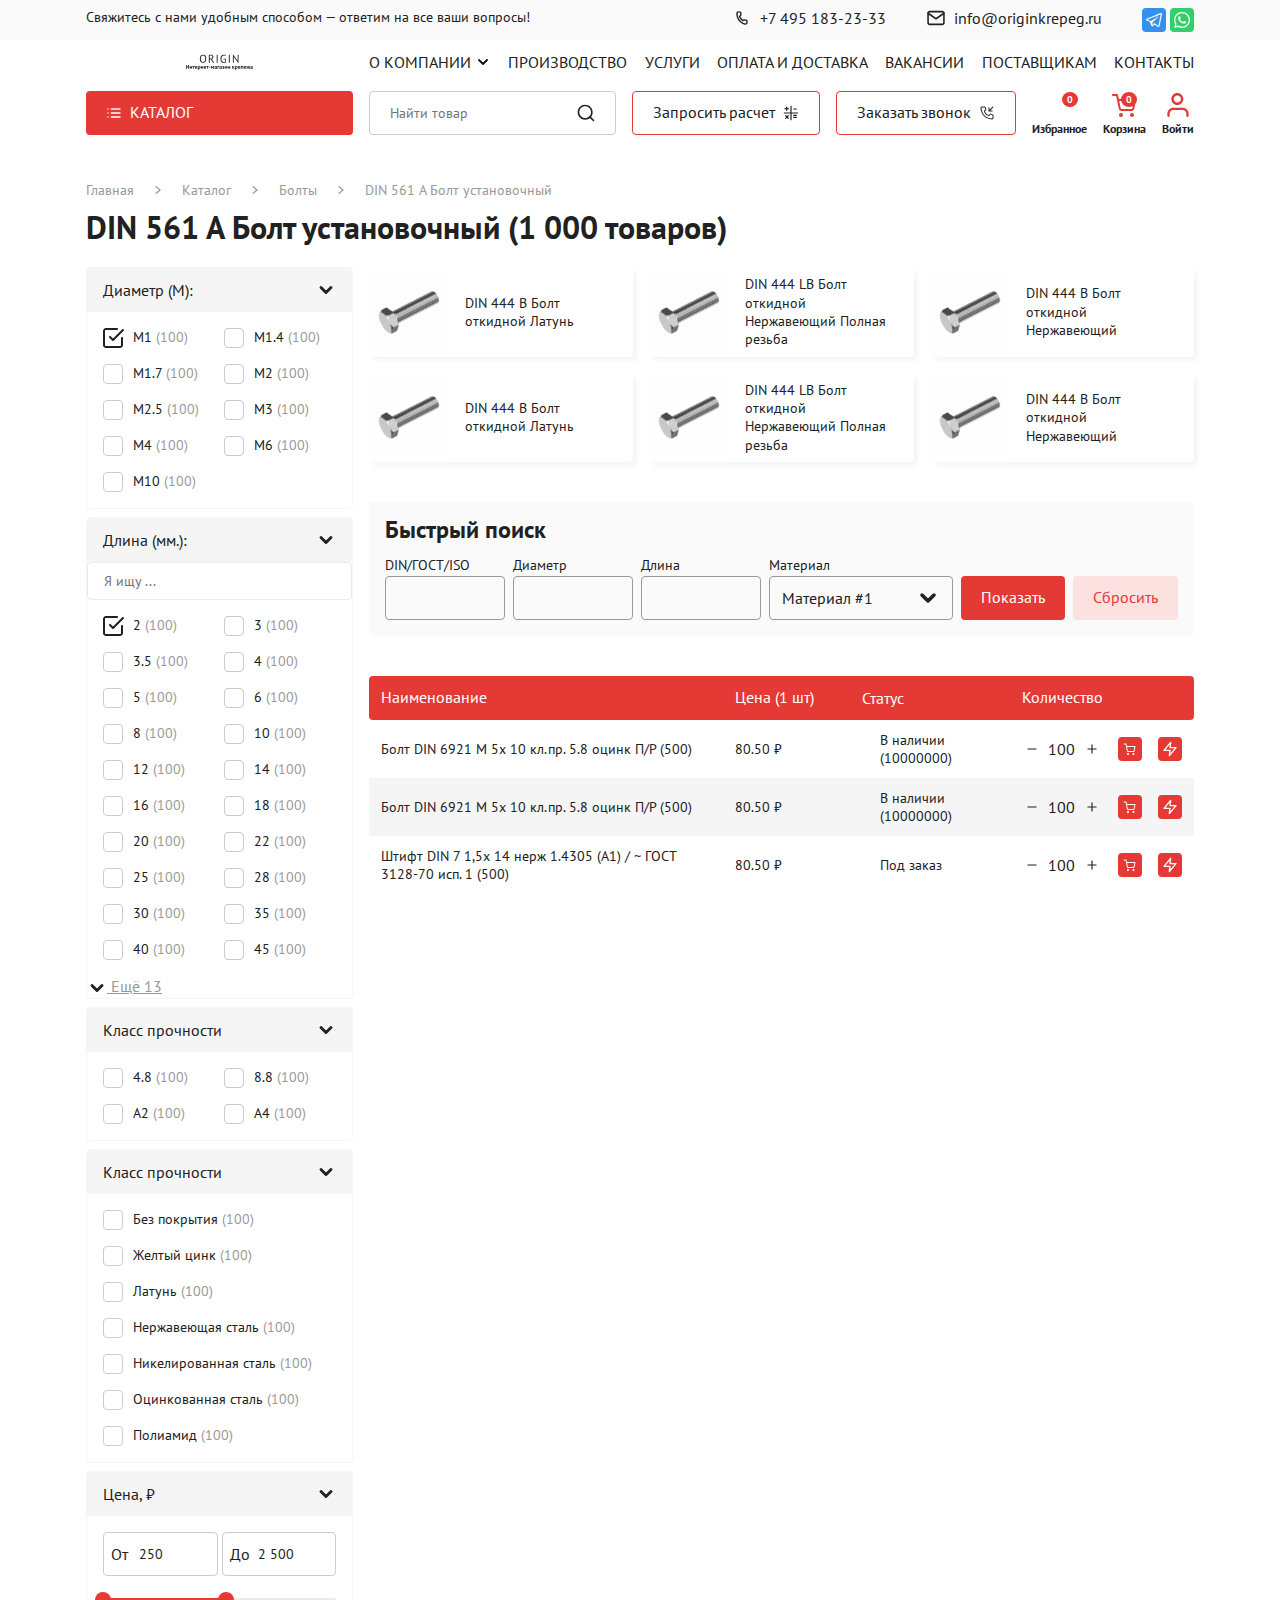
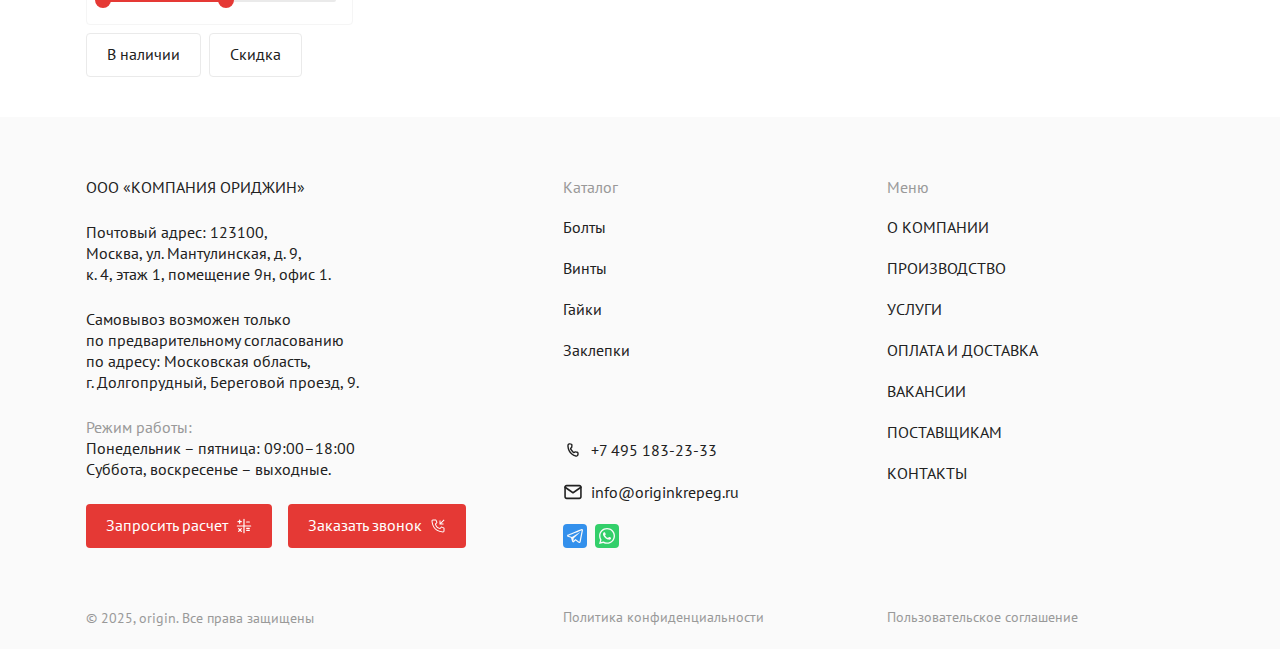
<file: listing.html>
<!DOCTYPE html>
<html lang="ru">

<head>
    <meta charset="UTF-8">
    <meta name="viewport" content="width=device-width, initial-scale=1.0">
    <title>Origin | Интернет-магазин крепежа</title>
    <meta name="robots" content="noindex, nofollow">
    <link rel="stylesheet" href="css/rSlider.min.css">
    <link rel="stylesheet" href="css/style.css">
    
    <script defer src="js/jquery.min.js"></script>
    <script defer src="js/slick.min.js"></script>
    <script defer src="js/jquery.maskedinput.min.js"></script>
    <script defer src="js/rSlider.min.js"></script>
    <script defer src="js/script.js"></script>
</head>

<body>
    <header class="header">
        <div class="container">
            <div class="header-top">
                <p class="header-top__text">
                    Свяжитесь с нами удобным способом — ответим на все ваши вопросы!
                </p>
                <div class="header-contact">
                    <a href="tel:+74951832333" class="link-contact">
                        <svg class="ic ic-md"><use href="img/ic.svg#call"></use></svg>
                        +7 495 183-23-33
                    </a>
                    <a href="mailto:info@originkrepeg.ru" class="link-contact">
                        <svg class="ic ic-md"><use href="img/ic.svg#email"></use></svg>
                        info@originkrepeg.ru
                    </a>
                    <div class="social">
                        <a href="#" class="social-link">
                            <svg class="ic ic-lg"><use href="img/ic.svg#telegram"></use></svg>
                        </a>
                        <a href="#" class="social-link">
                            <svg class="ic ic-lg"><use href="img/ic.svg#whatsapp"></use></svg>
                        </a>
                    </div>
                </div>
            </div>

            <div class="header-middle">
                <a href="#" class="header-logo"><img src="img/origin-logo.svg" alt="i"></a>
                <nav class="header-nav">
                    <ul class="header-menu">
                        <li class="header-menu__item header-submenu__wrap">
                            <button class="header-submenu__btn"> О компании
                                <svg class="ic"><use href="img/ic.svg#arrow-down"></use></svg>
                            </button>
                            <ul class="header-submenu">
                                <li class="header-submenu__item">
                                    <a href="#" class="header-submenu__link">Производство</a>
                                </li>
                                <li class="header-submenu__item">
                                    <a href="#" class="header-submenu__link">Оплата и доставка</a>
                                </li>
                                <li class="header-submenu__item">
                                    <a href="#" class="header-submenu__link">Вакансии</a>
                                </li>
                            </ul>
                        </li>
                        <li class="header-menu__item">
                            <a href="#" class="header-menu__link">Производство</a>
                        </li>
                        <li class="header-menu__item">
                            <a href="#" class="header-menu__link">Услуги</a>
                        </li>
                        <li class="header-menu__item">
                            <a href="#" class="header-menu__link">Оплата и доставка</a>
                        </li>
                        <li class="header-menu__item">
                            <a href="#" class="header-menu__link">Вакансии</a>
                        </li>
                        <li class="header-menu__item">
                            <a href="#" class="header-menu__link">Поставщикам</a>
                        </li>
                        <li class="header-menu__item">
                            <a href="#" class="header-menu__link">Контакты</a>
                        </li>
                    </ul>
                </nav>
            </div>

            <div class="header-bottom">
                <button data-modal="#modal-catalog" class="btn btn-primary catalog-btn header-bottom__catalog">
                    <svg class="ic"><use href="img/ic.svg#list"></use></svg> Каталог
                </button>
                <button class="btn btn-icon btn-primary header-menu__btn" data-menu-btn><svg class="ic ic-lg"><use href="img/ic.svg#menu"></use></svg></button>
                <a href="#" class="logo header-logo header-bottom__logo"><img src="img/origin-logo.svg" alt="i"></a>
                <form class="searchbar">
                    <input type="search" required placeholder="Найти товар" class="searchbar__input">
                    <button class="searchbar__btn"><svg class="ic ic-md"><use href="img/ic.svg#search"></use></svg></button>
                </form>
                <button data-modal="#modal-req-2" class="btn btn-outline-primary lg-show">Запросить расчет
                    <svg class="ic"><use href="img/ic.svg#calc"></use></svg>
                </button>
                <button data-modal="#modal-call_request" class="btn btn-outline-primary lg-show">Заказать звонок
                    <svg class="ic"><use href="img/ic.svg#phone"></use></svg>
                </button>
                <button data-modal="#modal-search" class="btn btn-outline btn-icon searchbar-toggler">
                    <svg class="ic"><use href="img/ic.svg#search"></use></svg>
                </button>
                <a href="#" class="ic-btn">
                    <span class="badge badge--sm badge-primary">0</span>
                    <svg class="ic ic-xl"><use href="img/ic.svg#fav"></use></svg>
                    <span class="ic-btn__text">Избранное</span> 
                </a>
                <a href="#" class="ic-btn">
                    <span class="badge badge--sm badge-primary">0</span>
                    <svg class="ic ic-xl"><use href="img/ic.svg#cart"></use></svg>
                    <span class="ic-btn__text">Корзина</span> 
                </a>
                <button data-modal="#modal-login" class="ic-btn">
                    <svg class="ic ic-xl"><use href="img/ic.svg#user"></use></svg> 
                    <span class="ic-btn__text">Войти</span> 
                </button>
            </div>
        </div>

        <div class="header-fixed">
            <div class="container header-fixed__container">
                <a href="#" class="header-logo"><img src="img/origin-logo.svg" alt="i"></a>
                <div class="header-fixed__row">
                    <button data-modal="#modal-catalog" class="btn btn-primary catalog-btn">
                        <svg class="ic"><use href="img/ic.svg#list"></use></svg> Каталог
                    </button>
                    <button data-modal="#modal-search" class="btn btn-outline btn-icon">
                        <svg class="ic"><use href="img/ic.svg#search"></use></svg>
                    </button>
                    <button data-modal="#modal-req-2" class="btn btn-outline-primary xxl-show">Запросить расчет
                        <svg class="ic"><use href="img/ic.svg#calc"></use></svg>
                    </button>
                    <button data-modal="#modal-call_request" class="btn btn-outline-primary xxl-show">Заказать звонок
                        <svg class="ic"><use href="img/ic.svg#phone"></use></svg>
                    </button>
                </div>
                <div class="header-fixed__contact">
                    <a href="tel:+74951832333" class="link-contact">
                        <svg class="ic ic-md"><use href="img/ic.svg#call"></use></svg>
                        +7 495 183-23-33
                    </a>
                    <a href="mailto:info@originkrepeg.ru" class="link-contact">
                        <svg class="ic ic-md"><use href="img/ic.svg#email"></use></svg>
                        info@originkrepeg.ru
                    </a>
                    <div class="header-fixed__info">
                        <p class="header-fixed__text">
                            Свяжитесь с нами удобным способом — ответим на все ваши вопросы!
                        </p>
                        <div class="social">
                            <a href="#" class="social-link">
                                <svg class="ic ic-lg"><use href="img/ic.svg#telegram"></use></svg>
                            </a>
                            <a href="#" class="social-link">
                                <svg class="ic ic-lg"><use href="img/ic.svg#whatsapp"></use></svg>
                            </a>
                        </div>
                        <p class="header-fixed__text">
                            <span class="c-gray">Режим работы:</span> <br>
                            Понедельник – пятница: 09:00–18:00  <br>
                            Суббота, воскресенье – выходные.
                        </p>
                    </div>
                </div>
                <a href="#" class="ic-btn">
                    <span class="badge badge--sm badge-primary">0</span>
                    <svg class="ic ic-xl"><use href="img/ic.svg#fav"></use></svg>
                    <span class="ic-btn__text">Избранное</span> 
                </a>
                <a href="#" class="ic-btn">
                    <span class="badge badge--sm badge-primary">0</span>
                    <svg class="ic ic-xl"><use href="img/ic.svg#cart"></use></svg>
                    <span class="ic-btn__text">Корзина</span> 
                </a>
                <button data-modal="#modal-login" class="ic-btn">
                    <svg class="ic ic-xl"><use href="img/ic.svg#user"></use></svg> 
                    <span class="ic-btn__text">Войти</span> 
                </button>
                <button data-menu-btn class="btn btn-icon btn-gray header-fixed__menu"><svg class="ic ic-lg"><use href="img/ic.svg#menu"></use></svg></button>
            </div>
        </div>

        <div class="menu-wrap" data-menu-content>
            <div class="menu" data-menu-content>
                <div class="menu-header">
                    <h3 class="menu-heading">Меню</h3>
                    <button class="menu-close" data-menu-close title="Закрыть меню">
                        <svg class="ic"><use href="img/ic.svg#close"></use></svg>
                    </button>
                </div>
                <ul class="menu-list">
                    <li class="menu-list__item">
                        <button data-modal="#modal-catalog" class="menu-list__link" data-toggle="next"> Каталог 
                            <svg class="ic"><use href="img/ic.svg#arrow-right"></use></svg>
                        </button>
                    </li>
                    <li class="menu-list__item">
                        <button class="menu-list__link" data-toggle="next"> О компании
                            <svg class="ic"><use href="img/ic.svg#arrow-down"></use></svg>
                        </button>
                        <ul class="menu-submenu">
                            <li class="menu-submenu__item">
                                <a href="#" class="menu-submenu__link">Производство</a>
                            </li>
                            <li class="menu-submenu__item">
                                <a href="#" class="menu-submenu__link">Оплата и доставка</a>
                            </li>
                            <li class="menu-submenu__item">
                                <a href="#" class="menu-submenu__link">Вакансии</a>
                            </li>
                        </ul>
                    </li>
                    <li class="menu-list__item">
                        <a href="#" class="menu-list__link">Производство</a>
                    </li>
                    <li class="menu-list__item">
                        <a href="#" class="menu-list__link">Услуги</a>
                    </li>
                    <li class="menu-list__item">
                        <a href="#" class="menu-list__link">Оплата и доставка</a>
                    </li>
                    <li class="menu-list__item">
                        <a href="#" class="menu-list__link">Вакансии</a>
                    </li>
                    <li class="menu-list__item">
                        <a href="#" class="menu-list__link">Поставщикам</a>
                    </li>
                    <li class="menu-list__item">
                        <a href="#" class="menu-list__link">Контакты</a>
                    </li>
                </ul>
                <div class="menu-footer">
                    <button data-modal="#modal-req-2" class="btn btn-outline-primary xxl-hide">Запросить расчет
                        <svg class="ic"><use href="img/ic.svg#calc"></use></svg>
                    </button>
                    <button data-modal="#modal-call_request" class="btn btn-outline-primary xxl-hide">Заказать звонок
                        <svg class="ic"><use href="img/ic.svg#phone"></use></svg>
                    </button>
                    <a href="tel:+74951832333" class="btn link-contact lg-hide">
                        <svg class="ic ic-md"><use href="img/ic.svg#call"></use></svg>
                        +7 495 183-23-33
                    </a>
                    <a href="mailto:info@originkrepeg.ru" class="btn link-contact lg-hide">
                        <svg class="ic ic-md"><use href="img/ic.svg#email"></use></svg>
                        info@originkrepeg.ru
                    </a>
                    <a href="#" class="btn social-link__tg lg-hide">
                        <svg class="ic ic-lg"><use href="img/ic.svg#telegram"></use></svg>
                        Напишите в чат
                    </a>
                    <a href="#" class="btn social-link__wa lg-hide">
                        <svg class="ic ic-lg"><use href="img/ic.svg#whatsapp"></use></svg>
                        Напишите в чат
                    </a>
                </div>
            </div>
        </div>

        <nav class="navbar">
            <ul class="navbar-list">
                <li>
                    <a href="main.html" class="ic-btn">
                        <svg class="ic ic-xl"><use href="img/ic.svg#home"></use></svg> Главная
                    </a>
                </li>
                <li>
                    <button class="ic-btn" data-menu-btn>
                        <svg class="ic ic-xl"><use href="img/ic.svg#menu"></use></svg> Меню
                    </button>
                </li>
                <li>
                    <button data-modal="#modal-catalog" class="ic-btn">
                        <svg class="ic ic-xl"><use href="img/ic.svg#list"></use></svg> Каталог
                    </button>
                </li>
                <li>
                    <a href="#" class="ic-btn">
                        <span class="badge badge--sm badge-primary">0</span>
                        <svg class="ic ic-xl"><use href="img/ic.svg#fav"></use></svg> Избранное
                    </a>
                </li>
                <li>
                    <a href="#" class="ic-btn">
                        <span class="badge badge--sm badge-primary">0</span>
                        <svg class="ic ic-xl"><use href="img/ic.svg#cart"></use></svg> Корзина
                    </a>
                </li>
                <li>
                    <button data-modal="#modal-login" class="ic-btn">
                        <svg class="ic ic-xl"><use href="img/ic.svg#user"></use></svg>  Кабинет
                    </button>
                </li>
            </ul>
        </nav>
    </header>

    <section class="listing">
        <div class="container">
            <ul class="breadcumbs">
                <li class="breadcumbs-li">
                    <a href="#" class="breadcumbs-link">Главная</a>
                    <svg class="ic"><use href="img/ic.svg#arrow-right"></use></svg>
                </li>
                <li class="breadcumbs-li">
                    <a href="#" class="breadcumbs-link">Каталог</a>
                    <svg class="ic"><use href="img/ic.svg#arrow-right"></use></svg>
                </li>
                <li class="breadcumbs-li">
                    <a href="#" class="breadcumbs-link">Болты</a>
                    <svg class="ic"><use href="img/ic.svg#arrow-right"></use></svg>
                </li>
                <li class="breadcumbs-li">
                    <a href="#" class="breadcumbs-link">DIN 561 A Болт установочный</a>
                    <svg class="ic"><use href="img/ic.svg#arrow-right"></use></svg>
                </li>
            </ul>
            <h1>DIN 561 A Болт установочный <span>(1 000 товаров)</span></h1>

            <div class="listing-wrap">
                <div class="listing-filter">
                    <fieldset class="fieldset">
                        <p class="fieldset-legend">Диаметр (М):
                            <svg class="ic ic-md"><use href="img/ic.svg#arrow-down"></use></svg>
                        </p>

                        <div class="fieldset-content">
                            <div class="inp-checkbox">
                                <input type="checkbox" name="checkbox" checked id="M1">
                                <label class="inp-checkbox__label">
                                    <span class="value">M1</span>
                                    <span class="c-gray">(100)</span>
                                </label>
                            </div>
                            <div class="inp-checkbox">
                                <input type="checkbox" name="checkbox" id="M1.4">
                                <label class="inp-checkbox__label">
                                    <span class="value">M1.4</span>
                                    <span class="c-gray">(100)</span>
                                </label>
                            </div>
                            <div class="inp-checkbox">
                                <input type="checkbox" name="checkbox" id="M1.7">
                                <label class="inp-checkbox__label">
                                    <span class="value">M1.7</span>
                                    <span class="c-gray">(100)</span>
                                </label>
                            </div>
                            <div class="inp-checkbox">
                                <input type="checkbox" name="checkbox" id="M2">
                                <label class="inp-checkbox__label">
                                    <span class="value">M2</span>
                                    <span class="c-gray">(100)</span>
                                </label>
                            </div>
                            <div class="inp-checkbox">
                                <input type="checkbox" name="checkbox" id="M2.5">
                                <label class="inp-checkbox__label">
                                    <span class="value">M2.5</span>
                                    <span class="c-gray">(100)</span>
                                </label>
                            </div>
                            <div class="inp-checkbox">
                                <input type="checkbox" name="checkbox" id="M3">
                                <label class="inp-checkbox__label">
                                    <span class="value">M3</span>
                                    <span class="c-gray">(100)</span>
                                </label>
                            </div>
                            <div class="inp-checkbox">
                                <input type="checkbox" name="checkbox" id="M4">
                                <label class="inp-checkbox__label">
                                    <span class="value">M4</span>
                                    <span class="c-gray">(100)</span>
                                </label>
                            </div>
                            <div class="inp-checkbox">
                                <input type="checkbox" name="checkbox" id="M6">
                                <label class="inp-checkbox__label">
                                    <span class="value">M6</span>
                                    <span class="c-gray">(100)</span>
                                </label>
                            </div>
                            <div class="inp-checkbox">
                                <input type="checkbox" name="checkbox" id="M10">
                                <label class="inp-checkbox__label">
                                    <span class="value">M10</span>
                                    <span class="c-gray">(100)</span>
                                </label>
                            </div>
                        </div>
                    </fieldset>

                    <fieldset class="fieldset">
                        <p class="fieldset-legend">Длина (мм.):
                            <svg class="ic ic-md"><use href="img/ic.svg#arrow-down"></use></svg>
                        </p>

                        <input type="text" class="fieldset-search" placeholder="Я ищу ...">

                        <div class="fieldset-content">
                            <div class="inp-checkbox">
                                <input type="checkbox" name="checkbox" checked id="ch-2" value="2">
                                <label class="inp-checkbox__label">
                                    <span class="value">2</span>
                                    <span class="c-gray">(100)</span>
                                </label>
                            </div>
                            <div class="inp-checkbox">
                                <input type="checkbox" name="checkbox" id="ch-3" value="3">
                                <label class="inp-checkbox__label">
                                    <span class="value">3</span>
                                    <span class="c-gray">(100)</span>
                                </label>
                            </div>
                            <div class="inp-checkbox">
                                <input type="checkbox" rename="checkbox" id="ch-3.5" value="3.5">
                                <label class="inp-checkbox__label">
                                    <span class="value">3.5</span>
                                    <span class="c-gray">(100)</span>
                                </label>
                            </div>
                            <div class="inp-checkbox">
                                <input type="checkbox" name="checkbox" id="ch-4" value="4">
                                <label class="inp-checkbox__label">
                                    <span class="value">4</span>
                                    <span class="c-gray">(100)</span>
                                </label>
                            </div>
                            <div class="inp-checkbox">
                                <input type="checkbox" name="checkbox" id="ch-5" value="5">
                                <label class="inp-checkbox__label">
                                    <span class="value">5</span>
                                    <span class="c-gray">(100)</span>
                                </label>
                            </div>
                            <div class="inp-checkbox">
                                <input type="checkbox" name="checkbox" id="ch-6" value="6">
                                <label class="inp-checkbox__label">
                                    <span class="value">6</span>
                                    <span class="c-gray">(100)</span>
                                </label>
                            </div>
                            <div class="inp-checkbox">
                                <input type="checkbox" name="checkbox" id="ch-8" value="8">
                                <label class="inp-checkbox__label">
                                    <span class="value">8</span>
                                    <span class="c-gray">(100)</span>
                                </label>
                            </div>
                            <div class="inp-checkbox">
                                <input type="checkbox" rname="checkbox" id="ch-10" value="10">
                                <label class="inp-checkbox__label">
                                    <span class="value">10</span>
                                    <span class="c-gray">(100)</span>
                                </label>
                            </div>
                            <div class="inp-checkbox">
                                <input type="checkbox" rname="checkbox" id="ch-12" value="12">
                                <label class="inp-checkbox__label">
                                    <span class="value">12</span>
                                    <span class="c-gray">(100)</span>
                                </label>
                            </div>
                            <div class="inp-checkbox">
                                <input type="checkbox" rname="checkbox" id="ch-14" value="14">
                                <label class="inp-checkbox__label">
                                    <span class="value">14</span>
                                    <span class="c-gray">(100)</span>
                                </label>
                            </div>
                            <div class="inp-checkbox">
                                <input type="checkbox" rname="checkbox" id="ch-16" value="16">
                                <label class="inp-checkbox__label">
                                    <span class="value">16</span>
                                    <span class="c-gray">(100)</span>
                                </label>
                            </div>
                            <div class="inp-checkbox">
                                <input type="checkbox" rname="checkbox" id="ch-18" value="18">
                                <label class="inp-checkbox__label">
                                    <span class="value">18</span>
                                    <span class="c-gray">(100)</span>
                                </label>
                            </div>
                            <div class="inp-checkbox">
                                <input type="checkbox" rname="checkbox" id="ch-20" value="20">
                                <label class="inp-checkbox__label">
                                    <span class="value">20</span>
                                    <span class="c-gray">(100)</span>
                                </label>
                            </div>
                            <div class="inp-checkbox">
                                <input type="checkbox" rname="checkbox" id="ch-22" value="22">
                                <label class="inp-checkbox__label">
                                    <span class="value">22</span>
                                    <span class="c-gray">(100)</span>
                                </label>
                            </div>
                            <div class="inp-checkbox">
                                <input type="checkbox" rname="checkbox" id="ch-25" value="25">
                                <label class="inp-checkbox__label">
                                    <span class="value">25</span>
                                    <span class="c-gray">(100)</span>
                                </label>
                            </div>
                            <div class="inp-checkbox">
                                <input type="checkbox" rname="checkbox" id="ch-28" value="28">
                                <label class="inp-checkbox__label">
                                    <span class="value">28</span>
                                    <span class="c-gray">(100)</span>
                                </label>
                            </div>
                            <div class="inp-checkbox">
                                <input type="checkbox" rname="checkbox" id="ch-30" value="30">
                                <label class="inp-checkbox__label">
                                    <span class="value">30</span>
                                    <span class="c-gray">(100)</span>
                                </label>
                            </div>
                            <div class="inp-checkbox">
                                <input type="checkbox" rname="checkbox" id="ch-35" value="35">
                                <label class="inp-checkbox__label">
                                    <span class="value">35</span>
                                    <span class="c-gray">(100)</span>
                                </label>
                            </div>
                            <div class="inp-checkbox">
                                <input type="checkbox" rname="checkbox" id="ch-40" value="40">
                                <label class="inp-checkbox__label">
                                    <span class="value">40</span>
                                    <span class="c-gray">(100)</span>
                                </label>
                            </div>
                            <div class="inp-checkbox">
                                <input type="checkbox" rname="checkbox" id="ch-45" value="45">
                                <label class="inp-checkbox__label">
                                    <span class="value">45</span>
                                    <span class="c-gray">(100)</span>
                                </label>
                            </div>
                            <div class="inp-checkbox" data-hide="more">
                                <input type="checkbox" rname="checkbox" id="ch-50" value="50">
                                <label class="inp-checkbox__label">
                                    <span class="value">50</span>
                                    <span class="c-gray">(100)</span>
                                </label>
                            </div>
                            <div class="inp-checkbox" data-hide="more">
                                <input type="checkbox" rname="checkbox" id="ch-55" value="55">
                                <label class="inp-checkbox__label">
                                    <span class="value">55</span>
                                    <span class="c-gray">(100)</span>
                                </label>
                            </div>
                            <div class="inp-checkbox" data-hide="more">
                                <input type="checkbox" rname="checkbox" id="ch-60" value="60">
                                <label class="inp-checkbox__label">
                                    <span class="value">60</span>
                                    <span class="c-gray">(100)</span>
                                </label>
                            </div>
                            <div class="inp-checkbox" data-hide="more">
                                <input type="checkbox" rname="checkbox" id="ch-65" value="65">
                                <label class="inp-checkbox__label">
                                    <span class="value">65</span>
                                    <span class="c-gray">(100)</span>
                                </label>
                            </div>
                            <div class="inp-checkbox" data-hide="more">
                                <input type="checkbox" rname="checkbox" id="ch-70" value="70">
                                <label class="inp-checkbox__label">
                                    <span class="value">70</span>
                                    <span class="c-gray">(100)</span>
                                </label>
                            </div>
                            <div class="inp-checkbox" data-hide="more">
                                <input type="checkbox" rname="checkbox" id="ch-75" value="75">
                                <label class="inp-checkbox__label">
                                    <span class="value">75</span>
                                    <span class="c-gray">(100)</span>
                                </label>
                            </div>
                        </div>
                        <button type="button" class="show-more" data-show="more">
                            <svg class="ic ic-md"><use href="img/ic.svg#arrow-down"></use></svg>
                            Ещё 13
                        </button>
                    </fieldset>

                    <fieldset class="fieldset">
                        <p class="fieldset-legend">Класс прочности
                            <svg class="ic ic-md"><use href="img/ic.svg#arrow-down"></use></svg>
                        </p>

                        <div class="fieldset-content">
                            <div class="inp-checkbox">
                                <input type="checkbox" name="checkbox" id="4.8">
                                <label class="inp-checkbox__label">
                                    <span class="value">4.8</span>
                                    <span class="c-gray">(100)</span>
                                </label>
                            </div>
                            <div class="inp-checkbox">
                                <input type="checkbox" name="checkbox" id="8.8">
                                <label class="inp-checkbox__label">
                                    <span class="value">8.8</span>
                                    <span class="c-gray">(100)</span>
                                </label>
                            </div>
                            <div class="inp-checkbox">
                                <input type="checkbox" name="checkbox" id="A2">
                                <label class="inp-checkbox__label">
                                    <span class="value">A2</span>
                                    <span class="c-gray">(100)</span>
                                </label>
                            </div>
                            <div class="inp-checkbox">
                                <input type="checkbox" name="checkbox" id="A4">
                                <label class="inp-checkbox__label">
                                    <span class="value">A4</span>
                                    <span class="c-gray">(100)</span>
                                </label>
                            </div>
                        </div>
                    </fieldset>

                    <fieldset class="fieldset">
                        <p class="fieldset-legend">Класс прочности
                            <svg class="ic ic-md"><use href="img/ic.svg#arrow-down"></use></svg>
                        </p>

                        <div class="fieldset-content fieldset-content--single">
                            <div class="inp-checkbox">
                                <input type="checkbox" name="checkbox" id="mt_1">
                                <label class="inp-checkbox__label">
                                    <span class="value">Без покрытия</span>
                                    <span class="c-gray">(100)</span>
                                </label>
                            </div>
                            <div class="inp-checkbox">
                                <input type="checkbox" name="checkbox" id="mt_2">
                                <label class="inp-checkbox__label">
                                    <span class="value">Желтый цинк</span>
                                    <span class="c-gray">(100)</span>
                                </label>
                            </div>
                            <div class="inp-checkbox">
                                <input type="checkbox" name="checkbox" id="mt_3">
                                <label class="inp-checkbox__label">
                                    <span class="value">Латунь</span>
                                    <span class="c-gray">(100)</span>
                                </label>
                            </div>
                            <div class="inp-checkbox">
                                <input type="checkbox" name="checkbox" id="mt_4">
                                <label class="inp-checkbox__label">
                                    <span class="value">Нержавеющая сталь</span>
                                    <span class="c-gray">(100)</span>
                                </label>
                            </div>
                            <div class="inp-checkbox">
                                <input type="checkbox" name="checkbox" id="mt_5">
                                <label class="inp-checkbox__label">
                                    <span class="value">Никелированная сталь</span>
                                    <span class="c-gray">(100)</span>
                                </label>
                            </div>
                            <div class="inp-checkbox">
                                <input type="checkbox" name="checkbox" id="mt_6">
                                <label class="inp-checkbox__label">
                                    <span class="value">Оцинкованная сталь</span>
                                    <span class="c-gray">(100)</span>
                                </label>
                            </div>
                            <div class="inp-checkbox">
                                <input type="checkbox" name="checkbox" id="mt_7">
                                <label class="inp-checkbox__label">
                                    <span class="value">Полиамид</span>
                                    <span class="c-gray">(100)</span>
                                </label>
                            </div>
                        </div>
                    </fieldset>

                    <fieldset class="fieldset">
                        <p class="fieldset-legend">Цена, ₽
                            <svg class="ic ic-md"><use href="img/ic.svg#arrow-down"></use></svg>
                        </p>

                        <div class="fieldset-content fieldset-content--single">
                            <div class="range-valls">
                                <div class="range-col">
                                    <span class="range-valls__label">От</span>
                                    <input type="text" class="range_from">
                                </div>
                                <div class="range-col">
                                    <span class="range-valls__label">До</span>
                                    <input type="text" class="range_to">
                                </div>
                                <input type="tel" inputmode="numeric" value="250, 2500" min="250" max="4500" class="range-double">
                            </div>
                        </div>
                    </fieldset>

                    <div class="fieldset-row">
                        <div class="inp-btn">
                            <input type="checkbox" id="ch_btn-1">
                            <label class="inp-btn__label btn btn-outline-dark-gray">В наличии</label>
                        </div>
                        <div class="inp-btn">
                            <input type="checkbox" id="ch_btn-2">
                            <label class="inp-btn__label btn btn-outline-dark-gray">Скидка</label>
                        </div>
                    </div>
                </div>
                <div class="listing-content">
                    <div class="listing-selected">
                        <button type="reset" class="btn btn-outline-secondary">Сбросить</button>
                    </div>
                    <div class="type-wrap md-hide">
                        <div class="type">
                            <img src="img/poduct.jpg" alt="pr" class="type-img">
                            <a href="#" class="type-descr">DIN 444 B Болт откидной Латунь</a>
                        </div>
                        <div class="type">
                            <img src="img/poduct.jpg" alt="pr" class="type-img">
                            <a href="#" class="type-descr">DIN 444 LB Болт откидной Нержавеющий Полная резьба</a>
                        </div>
                        <div class="type">
                            <img src="img/poduct.jpg" alt="pr" class="type-img">
                            <a href="#" class="type-descr">DIN 444 B Болт откидной Нержавеющий</a>
                        </div>
                        <div class="type">
                            <img src="img/poduct.jpg" alt="pr" class="type-img">
                            <a href="#" class="type-descr">DIN 444 B Болт откидной Латунь</a>
                        </div>
                        <div class="type">
                            <img src="img/poduct.jpg" alt="pr" class="type-img">
                            <a href="#" class="type-descr">DIN 444 LB Болт откидной Нержавеющий Полная резьба</a>
                        </div>
                        <div class="type">
                            <img src="img/poduct.jpg" alt="pr" class="type-img">
                            <a href="#" class="type-descr">DIN 444 B Болт откидной Нержавеющий</a>
                        </div>
                    </div>

                    <div class="quicksearch quicksearch--lg md-hide">
                        <h2 class="quicksearch__heading">Быстрый поиск</h2>
                        <form class="form quicksearch__form">
                            <div class="inp-wrap">
                                <label for="hero-id" class="inp-wrap__label">DIN/ГОСТ/ISO</label>
                                <input type="text" class="bg-grayish" required id="hero-id">
                            </div>
                            <div class="inp-wrap">
                                <label for="hero-di" class="inp-wrap__label">Диаметр</label>
                                <input type="text" class="bg-grayish" required id="hero-di">
                            </div>
                            <div class="inp-wrap">
                                <label for="hero-wi" class="inp-wrap__label">Длина</label>
                                <input type="text" class="bg-grayish" required id="hero-wi">
                            </div>
                            <div class="inp-wrap">
                                <label for="hero-mt" class="inp-wrap__label">Материал</label>
                                <select class="bg-grayish" id="hero-mt"> 
                                    <option hidden></option>
                                    <option selected>Материал #1</option>
                                    <option>Материал #2</option>
                                    <option>Материал #3</option>
                                </select>
                            </div>
                            <button type="submit" class="btn btn-primary">Показать</button>
                            <button type="reset" class="btn btn-secondary">Сбросить</button>
                        </form>
                    </div>

                    <table>
                        <thead>
                            <tr>
                                <th>Наименование
                                    <span class="info">
                                        <svg class="ic ic-md">
                                            <use href="img/ic.svg#info"></use>
                                        </svg>
                                        <span class="info__text">   
                                            Цена указана за минимальную партию. При заказе на сумму более 50 000 руб. действует индивидуальная скидка. Для товаров "под заказ" указана последняя продажная цена.
                                        </span>
                                    </span>
                                </th>
                                <th>Цена (1 шт)
                                    <span class="info">
                                        <svg class="ic ic-md">
                                            <use href="img/ic.svg#info"></use>
                                        </svg>
                                        <span class="info__text">   
                                            Цена указана за минимальную партию. При заказе на сумму более 50 000 руб. действует индивидуальная скидка. Для товаров "под заказ" указана последняя продажная цена.
                                        </span>
                                    </span>
                                </th>
                                <th>Статус</th>
                                <th>Количество
                                    <span class="info">
                                        <svg class="ic ic-md">
                                            <use href="img/ic.svg#info"></use>
                                        </svg>
                                        <span class="info__text">   
                                            Цена указана за минимальную партию. При заказе на сумму более 50 000 руб. действует индивидуальная скидка. Для товаров "под заказ" указана последняя продажная цена.
                                        </span>
                                    </span>
                                </th>
                            </tr>
                        </thead>
                        <tbody>
                            <tr>
                                <td>Болт DIN 6921 M 5x 10 кл.пр. 5.8 оцинк П/Р (500)</td>
                                <td>80.50 ₽</td>
                                <td>
                                    <div class="fx">
                                        <svg class="ic ic-md"><use href="img/ic.svg#instock"></use></svg>
                                        В наличии (10000000)
                                   </div>
                                </td>
                                <td>
                                    <div class="fx fx-lg">
                                        <span class="amount">
                                            <button type="button" class="amount-dec"><svg class="ic"><use href="img/ic.svg#subtract"></use></svg></button>
                                            <input type="number" value="100" min="0" class="amount-input">
                                            <button type="button" class="amount-inc"><svg class="ic"><use href="img/ic.svg#add"></use></svg></button>
                                        </span>
                                        <div class="md-hide fx fx-lg">
                                            <button data-shop class="btn btn-icon btn-sm btn-primary">
                                                <svg><use href="img/ic.svg#cart"></use></svg>
                                            </button>
                                            <button data-modal="#modal-oneclick_2" class="btn btn-icon btn-sm btn-primary">
                                                <svg><use href="img/ic.svg#lightning"></use></svg>
                                            </button>
                                        </div>
                                        <div class="md-show fx">
                                            <button data-shop class="btn btn-icon btn-md btn-primary">
                                                <svg><use href="img/ic.svg#cart"></use></svg>
                                            </button>
                                            <button data-modal="#modal-oneclick_2" class="btn btn-md btn-secondary">
                                                <svg><use href="img/ic.svg#lightning"></use></svg>
                                                Купить в 1 клик
                                            </button>
                                        </div>
                                    </div>
                                </td>
                            </tr>
                            <tr>
                                <td>Болт DIN 6921 M 5x 10 кл.пр. 5.8 оцинк П/Р (500)</td>
                                <td>80.50 ₽</td>
                                <td>
                                   <div class="fx">
                                        <svg class="ic ic-md"><use href="img/ic.svg#instock"></use></svg>
                                        В наличии (10000000)
                                   </div>
                                </td>
                                <td>
                                    <div class="fx fx-lg">
                                        <span class="amount">
                                            <button type="button" class="amount-dec"><svg class="ic"><use href="img/ic.svg#subtract"></use></svg></button>
                                            <input type="number" value="100" min="0" class="amount-input">
                                            <button type="button" class="amount-inc"><svg class="ic"><use href="img/ic.svg#add"></use></svg></button>
                                        </span>
                                        <div class="md-hide fx fx-lg">
                                            <button data-shop class="btn btn-icon btn-sm btn-primary">
                                                <svg><use href="img/ic.svg#cart"></use></svg>
                                            </button>
                                            <button data-modal="#modal-oneclick_2" class="btn btn-icon btn-sm btn-primary">
                                                <svg><use href="img/ic.svg#lightning"></use></svg>
                                            </button>
                                        </div>
                                        <div class="md-show fx">
                                            <button data-shop class="btn btn-icon btn-md btn-primary">
                                                <svg><use href="img/ic.svg#cart"></use></svg>
                                            </button>
                                            <button data-modal="#modal-oneclick_2" class="btn btn-md btn-secondary">
                                                <svg><use href="img/ic.svg#lightning"></use></svg>
                                                Купить в 1 клик
                                            </button>
                                        </div>
                                    </div>
                                </td>
                            </tr>
                            <tr>
                                <td>Штифт DIN 7 1,5x 14 нерж 1.4305 (A1) / ~ ГОСТ 3128-70 исп. 1 (500)</td>
                                <td>80.50 ₽</td>
                                <td>
                                    <div class="fx">
                                        <svg class="ic ic-md"><use href="img/ic.svg#not-instock"></use></svg>
                                        Под заказ
                                   </div>
                                </td>
                                <td>
                                    <div class="fx fx-lg">
                                        <span class="amount">
                                            <button type="button" class="amount-dec"><svg class="ic"><use href="img/ic.svg#subtract"></use></svg></button>
                                            <input type="number" value="100" min="0" class="amount-input">
                                            <button type="button" class="amount-inc"><svg class="ic"><use href="img/ic.svg#add"></use></svg></button>
                                        </span>
                                        <div class="md-hide fx fx-lg">
                                            <button data-shop class="btn btn-icon btn-sm btn-primary">
                                                <svg><use href="img/ic.svg#cart"></use></svg>
                                            </button>
                                            <button data-modal="#modal-oneclick_2" class="btn btn-icon btn-sm btn-primary">
                                                <svg><use href="img/ic.svg#lightning"></use></svg>
                                            </button>
                                        </div>
                                        <div class="md-show fx">
                                            <button data-shop class="btn btn-icon btn-md btn-primary">
                                                <svg><use href="img/ic.svg#cart"></use></svg>
                                            </button>
                                            <button data-modal="#modal-oneclick_2" class="btn btn-md btn-secondary">
                                                <svg><use href="img/ic.svg#lightning"></use></svg>
                                                Купить в 1 клик
                                            </button>
                                        </div>
                                    </div>
                                </td>
                            </tr>
                        </tbody>
                    </table>
                </div>
            </div>
        </div>
    </section>

    <footer class="footer">
        <div class="container">
            <div class="footer-wrap">
                <div class="footer-title">
                    <p class="footer-text">ООО «КОМПАНИЯ ОРИДЖИН»</p>
                    <p class="footer-text">
                        Почтовый адрес: 123100, <br>
                        Москва, ул. Мантулинская, д. 9,  <br>
                        к. 4, этаж 1, помещение 9н, офис 1.
                    </p>
                    <p class="footer-text">
                        Самовывоз возможен только <br>
                        по предварительному согласованию  <br>
                        по адресу: Московская область,  <br>
                        г. Долгопрудный, Береговой проезд, 9.
                    </p>
                    <p class="footer-text">
                        <span class="footer-heading">Режим работы:</span>
                        Понедельник – пятница: 09:00–18:00 <br>
                        Суббота, воскресенье – выходные.
                    </p>
                    <div class="footer-contact sm-hide">
                        <div class="footer-contact__col">
                            <a href="tel:+74951832333" class="link-contact">
                                <svg class="ic ic-md"><use href="img/ic.svg#call"></use></svg>
                                +7 495 183-23-33
                            </a>
                            <a href="mailto:info@originkrepeg.ru" class="link-contact">
                                <svg class="ic ic-md"><use href="img/ic.svg#email"></use></svg>
                                info@originkrepeg.ru
                            </a>
                        </div>
                        <div class="social">
                            <a href="#" class="social-link">
                                <svg class="ic ic-lg"><use href="img/ic.svg#telegram"></use></svg>
                            </a>
                            <a href="#" class="social-link">
                                <svg class="ic ic-lg"><use href="img/ic.svg#whatsapp"></use></svg>
                            </a>
                        </div>
                    </div>
                    <div class="footer-btns lg-show">
                        <button data-modal="#modal-req-2" class="btn btn-primary">Запросить расчет
                            <svg class="ic"><use href="img/ic.svg#calc"></use></svg>
                        </button>
                        <button data-modal="#modal-call_request" class="btn btn-primary">Заказать звонок
                            <svg class="ic"><use href="img/ic.svg#phone"></use></svg>
                        </button>
                    </div>
                </div>
                <div class="footer-col">
                    <h3 class="footer-heading">Каталог</h3>
                    <nav class="footer-nav">
                        <a href="#" class="footer-nav__link">Болты</a>
                        <a href="#" class="footer-nav__link">Винты</a>
                        <a href="#" class="footer-nav__link">Гайки</a>
                        <a href="#" class="footer-nav__link">Заклепки</a>
                        <a href="#" class="footer-nav__link sm-hide">Кольца стопорные</a>
                        <a href="#" class="footer-nav__link sm-hide">Саморезы</a>
                        <a href="#" class="footer-nav__link sm-hide">Хомуты, скобы и стяжки</a>
                        <a href="#" class="footer-nav__link sm-hide">Шайбы</a>
                        <a href="#" class="footer-nav__link sm-hide">Шпильки резьбовые</a>
                        <a href="#" class="footer-nav__link sm-hide">Шплинты</a>    
                        <a href="#" class="footer-nav__link c-gray sm-hide">Шпонки</a>    
                        <a href="#" class="footer-nav__link c-gray sm-hide">Шурупы</a>    
                        <a href="#" class="footer-nav__link c-gray sm-hide">Штифты</a>    
                        <a href="#" class="footer-nav__link c-gray sm-hide">Приварной крепёж</a>    
                    </nav>

                    <div class="footer-contact sm-show">
                        <a href="tel:+74951832333" class="link-contact">
                            <svg class="ic ic-md"><use href="img/ic.svg#call"></use></svg>
                            +7 495 183-23-33
                        </a>
                        <a href="mailto:info@originkrepeg.ru" class="link-contact">
                            <svg class="ic ic-md"><use href="img/ic.svg#email"></use></svg>
                            info@originkrepeg.ru
                        </a>
                        <div class="social">
                            <a href="#" class="social-link">
                                <svg class="ic ic-lg"><use href="img/ic.svg#telegram"></use></svg>
                            </a>
                            <a href="#" class="social-link">
                                <svg class="ic ic-lg"><use href="img/ic.svg#whatsapp"></use></svg>
                            </a>
                        </div>
                    </div>
                    <button data-modal="#modal-req-2" class="btn btn-primary lg-hide">Запросить расчет
                        <svg class="ic"><use href="img/ic.svg#calc"></use></svg>
                    </button>
                </div>
                <div class="footer-col">
                    <h3 class="footer-heading">Меню</h3>
                    <nav class="footer-nav footer-nav--menu">
                        <a href="#" class="footer-nav__link">О компании</a>
                        <a href="#" class="footer-nav__link">Производство</a>
                        <a href="#" class="footer-nav__link">Услуги</a>
                        <a href="#" class="footer-nav__link">Оплата и доставка</a>
                        <a href="#" class="footer-nav__link">Вакансии</a>
                        <a href="#" class="footer-nav__link">Поставщикам</a>
                        <a href="#" class="footer-nav__link">Контакты</a>
                    </nav>
                    <button data-modal="#modal-call_request" class="btn btn-primary lg-hide">Заказать звонок
                        <svg class="ic"><use href="img/ic.svg#phone"></use></svg>
                    </button>
                </div>
            </div>
            <p class="footer-bottom">
                <span class="footer-bottom__text">© 2025, origin. Все права защищены</span>
                <a href="#" class="footer-bottom__link">Политика конфиденциальности</a>
                <a href="#" class="footer-bottom__link">Пользовательское соглашение</a>
            </p>
        </div>
    </footer>

    <div class="modal" id="modal-gotinstock">
        <div class="modal-content">
            <button class="modal-close" title="Закрыть">
                <svg class="ic"><use href="img/ic.svg#close"></use></svg>
            </button>

            <h2 class="modal-heading">
                Сообщить <br>
                о поступлении товара
            </h2>
            <form class="form">
                <div class="form-group">
                    <div class="inp-group">
                        <input type="email" required id="gotinstock-name" placeholder="Ваша почта" class="inp-field">
                        <label for="gotinstock-name" class="inp-label">Ваша почта</label>
                    </div>
                    <select>
                        <option hidden>Актуальность</option>
                        <option>7 дней</option>
                        <option>10 дней</option>
                        <option>30 дней </option>
                    </select>
                </div>

                <div class="form-group">
                    <div class="inp-checkbox">
                        <input type="checkbox" required name="checkbox" id="gotinstock_2">
                        <label for="gotinstock_2" class="inp-checkbox__label">
                            Я согласен(а) с обработкой персональных данных в соответствии с <a href="#"
                                class="c-danger">политикой конфиденциальности.</a>
                        </label>
                    </div>
                    <button type="submit" class="btn btn-primary">Отправить</button>
                </div>

                <p class="form-info"><span class="c-danger">*</span> - обязательно к заполнению</p>
            </form>
        </div>
    </div>

    <div class="modal modal-lg" id="modal-search">
        <div class="modal-content">
            <button class="modal-close" title="Закрыть">
                <svg class="ic"><use href="img/ic.svg#close"></use></svg>
            </button>

            <h2 class="modal-heading modal-heading--alt">Поиск товара</h2>
            <form class="searchbar">
                <input type="search" required placeholder="Найти товар" class="searchbar__input">
                <button class="searchbar__btn"><svg class="ic ic-md"><use href="img/ic.svg#search"></use></svg></button>
            </form>
        </div>
    </div>

    <div class="modal modal-lg" id="modal-catalog">
        <div class="modal-content">
            <button class="modal-close" title="Закрыть">
                <svg class="ic"><use href="img/ic.svg#close"></use></svg>
            </button>

            <h2 class="modal-heading modal-heading--alt">Каталог</h2>

            <ul class="catalog-list catalog-list--hover" data-catalog-hover>
                <li class="catalog-list__item">
                    <button class="catalog-list__btn">Болты
                        <svg class="ic"><use href="img/ic.svg#arrow-right"></use></svg>
                    </button>
                    <ul class="catalog-underlist">
                        <li class="catalog-underlist__item catalog-underlist__item--back">
                            <button class="catalog-underlist__link">
                                <svg class="ic"><use href="img/ic.svg#arrow-left"></use></svg>Назад
                            </button>
                        </li>
                        <li class="catalog-underlist__item">
                            <a href="#" class="catalog-underlist__link">DIN 315</a>
                        </li>
                        <li class="catalog-underlist__item">
                            <a href="#" class="catalog-underlist__link">DIN 315</a>
                        </li>
                        <li class="catalog-underlist__item">
                            <a href="#" class="catalog-underlist__link">DIN 315</a>
                        </li>
                        <li class="catalog-underlist__item">
                            <a href="#" class="catalog-underlist__link">DIN 315</a>
                        </li>
                        <li class="catalog-underlist__item">
                            <a href="#" class="catalog-underlist__link">DIN 315</a>
                        </li>
                        <li class="catalog-underlist__item">
                            <a href="#" class="catalog-underlist__link">DIN 315</a>
                        </li>
                    </ul>
                </li>
                <li class="catalog-list__item">
                    <button class="catalog-list__btn">Винты
                        <svg class="ic"><use href="img/ic.svg#arrow-right"></use></svg>
                    </button>
                    <ul class="catalog-underlist">
                        <li class="catalog-underlist__item catalog-underlist__item--back">
                            <button class="catalog-underlist__link">
                                <svg class="ic"><use href="img/ic.svg#arrow-left"></use></svg>Назад
                            </button>
                        </li>
                        <li class="catalog-underlist__item">
                            <a href="#" class="catalog-underlist__link">DIN 315</a>
                        </li>
                        <li class="catalog-underlist__item">
                            <a href="#" class="catalog-underlist__link">DIN 315</a>
                        </li>
                        <li class="catalog-underlist__item">
                            <a href="#" class="catalog-underlist__link">DIN 315</a>
                        </li>
                        <li class="catalog-underlist__item">
                            <a href="#" class="catalog-underlist__link">DIN 315</a>
                        </li>
                        <li class="catalog-underlist__item">
                            <a href="#" class="catalog-underlist__link">DIN 315</a>
                        </li>
                        <li class="catalog-underlist__item">
                            <a href="#" class="catalog-underlist__link">DIN 315</a>
                        </li>
                    </ul>
                </li>
                <li class="catalog-list__item">
                    <button class="catalog-list__btn">Гайки
                        <svg class="ic"><use href="img/ic.svg#arrow-right"></use></svg>
                    </button>
                    <ul class="catalog-underlist">
                        <li class="catalog-underlist__item catalog-underlist__item--back">
                            <button class="catalog-underlist__link">
                                <svg class="ic"><use href="img/ic.svg#arrow-left"></use></svg>Назад
                            </button>
                        </li>
                        <li class="catalog-underlist__item">
                            <a href="#" class="catalog-underlist__link">DIN 315</a>
                        </li>
                        <li class="catalog-underlist__item">
                            <a href="#" class="catalog-underlist__link">DIN 315</a>
                        </li>
                        <li class="catalog-underlist__item">
                            <a href="#" class="catalog-underlist__link">DIN 315</a>
                        </li>
                        <li class="catalog-underlist__item">
                            <a href="#" class="catalog-underlist__link">DIN 315</a>
                        </li>
                        <li class="catalog-underlist__item">
                            <a href="#" class="catalog-underlist__link">DIN 315</a>
                        </li>
                        <li class="catalog-underlist__item">
                            <a href="#" class="catalog-underlist__link">DIN 315</a>
                        </li>
                    </ul>
                </li>
                <li class="catalog-list__item">
                    <button class="catalog-list__btn">Заклепки
                        <svg class="ic"><use href="img/ic.svg#arrow-right"></use></svg>
                    </button>
                    <ul class="catalog-underlist">
                        <li class="catalog-underlist__item catalog-underlist__item--back">
                            <button class="catalog-underlist__link">
                                <svg class="ic"><use href="img/ic.svg#arrow-left"></use></svg>Назад
                            </button>
                        </li>
                        <li class="catalog-underlist__item">
                            <a href="#" class="catalog-underlist__link">DIN 315</a>
                        </li>
                        <li class="catalog-underlist__item">
                            <a href="#" class="catalog-underlist__link">DIN 315</a>
                        </li>
                        <li class="catalog-underlist__item">
                            <a href="#" class="catalog-underlist__link">DIN 315</a>
                        </li>
                        <li class="catalog-underlist__item">
                            <a href="#" class="catalog-underlist__link">DIN 315</a>
                        </li>
                        <li class="catalog-underlist__item">
                            <a href="#" class="catalog-underlist__link">DIN 315</a>
                        </li>
                        <li class="catalog-underlist__item">
                            <a href="#" class="catalog-underlist__link">DIN 315</a>
                        </li>
                    </ul>
                </li>
                <li class="catalog-list__item">
                    <button class="catalog-list__btn">Кольца стопорные
                        <svg class="ic"><use href="img/ic.svg#arrow-right"></use></svg>
                    </button>
                    <ul class="catalog-underlist">
                        <li class="catalog-underlist__item catalog-underlist__item--back">
                            <button class="catalog-underlist__link">
                                <svg class="ic"><use href="img/ic.svg#arrow-left"></use></svg>Назад
                            </button>
                        </li>
                        <li class="catalog-underlist__item">
                            <a href="#" class="catalog-underlist__link">DIN 315</a>
                        </li>
                        <li class="catalog-underlist__item">
                            <a href="#" class="catalog-underlist__link">DIN 315</a>
                        </li>
                        <li class="catalog-underlist__item">
                            <a href="#" class="catalog-underlist__link">DIN 315</a>
                        </li>
                        <li class="catalog-underlist__item">
                            <a href="#" class="catalog-underlist__link">DIN 315</a>
                        </li>
                        <li class="catalog-underlist__item">
                            <a href="#" class="catalog-underlist__link">DIN 315</a>
                        </li>
                        <li class="catalog-underlist__item">
                            <a href="#" class="catalog-underlist__link">DIN 315</a>
                        </li>
                    </ul>
                </li>
                <li class="catalog-list__item">
                    <button class="catalog-list__btn">Саморезы
                        <svg class="ic"><use href="img/ic.svg#arrow-right"></use></svg>
                    </button>
                    <ul class="catalog-underlist">
                        <li class="catalog-underlist__item catalog-underlist__item--back">
                            <button class="catalog-underlist__link">
                                <svg class="ic"><use href="img/ic.svg#arrow-left"></use></svg>Назад
                            </button>
                        </li>
                        <li class="catalog-underlist__item">
                            <a href="#" class="catalog-underlist__link">DIN 315</a>
                        </li>
                        <li class="catalog-underlist__item">
                            <a href="#" class="catalog-underlist__link">DIN 315</a>
                        </li>
                        <li class="catalog-underlist__item">
                            <a href="#" class="catalog-underlist__link">DIN 315</a>
                        </li>
                        <li class="catalog-underlist__item">
                            <a href="#" class="catalog-underlist__link">DIN 315</a>
                        </li>
                        <li class="catalog-underlist__item">
                            <a href="#" class="catalog-underlist__link">DIN 315</a>
                        </li>
                        <li class="catalog-underlist__item">
                            <a href="#" class="catalog-underlist__link">DIN 315</a>
                        </li>
                    </ul>
                </li>
                <li class="catalog-list__item">
                    <button class="catalog-list__btn">Хомуты, скобы и стяжки
                        <svg class="ic"><use href="img/ic.svg#arrow-right"></use></svg>
                    </button>
                    <ul class="catalog-underlist">
                        <li class="catalog-underlist__item catalog-underlist__item--back">
                            <button class="catalog-underlist__link">
                                <svg class="ic"><use href="img/ic.svg#arrow-left"></use></svg>Назад
                            </button>
                        </li>
                        <li class="catalog-underlist__item">
                            <a href="#" class="catalog-underlist__link">DIN 315</a>
                        </li>
                        <li class="catalog-underlist__item">
                            <a href="#" class="catalog-underlist__link">DIN 315</a>
                        </li>
                        <li class="catalog-underlist__item">
                            <a href="#" class="catalog-underlist__link">DIN 315</a>
                        </li>
                        <li class="catalog-underlist__item">
                            <a href="#" class="catalog-underlist__link">DIN 315</a>
                        </li>
                        <li class="catalog-underlist__item">
                            <a href="#" class="catalog-underlist__link">DIN 315</a>
                        </li>
                        <li class="catalog-underlist__item">
                            <a href="#" class="catalog-underlist__link">DIN 315</a>
                        </li>
                    </ul>
                </li>
                <li class="catalog-list__item">
                    <button class="catalog-list__btn">Шайбы
                        <svg class="ic"><use href="img/ic.svg#arrow-right"></use></svg>
                    </button>
                    <ul class="catalog-underlist">
                        <li class="catalog-underlist__item catalog-underlist__item--back">
                            <button class="catalog-underlist__link">
                                <svg class="ic"><use href="img/ic.svg#arrow-left"></use></svg>Назад
                            </button>
                        </li>
                        <li class="catalog-underlist__item">
                            <a href="#" class="catalog-underlist__link">DIN 315</a>
                        </li>
                        <li class="catalog-underlist__item">
                            <a href="#" class="catalog-underlist__link">DIN 315</a>
                        </li>
                        <li class="catalog-underlist__item">
                            <a href="#" class="catalog-underlist__link">DIN 315</a>
                        </li>
                        <li class="catalog-underlist__item">
                            <a href="#" class="catalog-underlist__link">DIN 315</a>
                        </li>
                        <li class="catalog-underlist__item">
                            <a href="#" class="catalog-underlist__link">DIN 315</a>
                        </li>
                        <li class="catalog-underlist__item">
                            <a href="#" class="catalog-underlist__link">DIN 315</a>
                        </li>
                    </ul>
                </li>
                <li class="catalog-list__item">
                    <button class="catalog-list__btn">Шпильки резьбовые
                        <svg class="ic"><use href="img/ic.svg#arrow-right"></use></svg>
                    </button>
                    <ul class="catalog-underlist">
                        <li class="catalog-underlist__item catalog-underlist__item--back">
                            <button class="catalog-underlist__link">
                                <svg class="ic"><use href="img/ic.svg#arrow-left"></use></svg>Назад
                            </button>
                        </li>
                        <li class="catalog-underlist__item">
                            <a href="#" class="catalog-underlist__link">DIN 315</a>
                        </li>
                        <li class="catalog-underlist__item">
                            <a href="#" class="catalog-underlist__link">DIN 315</a>
                        </li>
                        <li class="catalog-underlist__item">
                            <a href="#" class="catalog-underlist__link">DIN 315</a>
                        </li>
                        <li class="catalog-underlist__item">
                            <a href="#" class="catalog-underlist__link">DIN 315</a>
                        </li>
                        <li class="catalog-underlist__item">
                            <a href="#" class="catalog-underlist__link">DIN 315</a>
                        </li>
                        <li class="catalog-underlist__item">
                            <a href="#" class="catalog-underlist__link">DIN 315</a>
                        </li>
                    </ul>
                </li>
                <li class="catalog-list__item">
                    <button class="catalog-list__btn">Шплинты
                        <svg class="ic"><use href="img/ic.svg#arrow-right"></use></svg>
                    </button>
                    <ul class="catalog-underlist">
                        <li class="catalog-underlist__item catalog-underlist__item--back">
                            <button class="catalog-underlist__link">
                                <svg class="ic"><use href="img/ic.svg#arrow-left"></use></svg>Назад
                            </button>
                        </li>
                        <li class="catalog-underlist__item">
                            <a href="#" class="catalog-underlist__link">DIN 315</a>
                        </li>
                        <li class="catalog-underlist__item">
                            <a href="#" class="catalog-underlist__link">DIN 315</a>
                        </li>
                        <li class="catalog-underlist__item">
                            <a href="#" class="catalog-underlist__link">DIN 315</a>
                        </li>
                        <li class="catalog-underlist__item">
                            <a href="#" class="catalog-underlist__link">DIN 315</a>
                        </li>
                        <li class="catalog-underlist__item">
                            <a href="#" class="catalog-underlist__link">DIN 315</a>
                        </li>
                        <li class="catalog-underlist__item">
                            <a href="#" class="catalog-underlist__link">DIN 315</a>
                        </li>
                    </ul>
                </li>
                <li class="catalog-list__item">
                    <button class="catalog-list__btn" disabled>Шпонки
                        <svg class="ic"><use href="img/ic.svg#arrow-right"></use></svg>
                    </button>
                </li>
                <li class="catalog-list__item">
                    <button class="catalog-list__btn" disabled>Шурупы
                        <svg class="ic"><use href="img/ic.svg#arrow-right"></use></svg>
                    </button>
                </li>
                <li class="catalog-list__item">
                    <button class="catalog-list__btn" disabled>Штифты
                        <svg class="ic"><use href="img/ic.svg#arrow-right"></use></svg>
                    </button>
                </li>
                <li class="catalog-list__item">
                    <button class="catalog-list__btn" disabled>Приварной крепёж
                        <svg class="ic"><use href="img/ic.svg#arrow-right"></use></svg>
                    </button>
                </li>
            </ul>
        </div>
    </div>

    <div class="modal" id="modal-oneclick">
        <div class="modal-content">
            <button class="modal-close" title="Закрыть">
                <svg class="ic"><use href="img/ic.svg#close"></use></svg>
            </button>

            <h2 class="modal-heading">Купить в 1 клик</h2>
            <form class="form">
                <div class="form-group">
                    <div class="inp-group">
                        <input type="text" id="oneclick-name" placeholder="Ваше имя" required class="inp-field">
                        <label for="oneclick-name" class="inp-label">Ваше имя</label>
                    </div>
                    <div class="inp-group">
                        <input type="tel" id="oneclick-tel" placeholder="Ваш телефон" required class="inp-field">
                        <label for="oneclick-tel" class="inp-label">Ваш телефон</label>
                    </div>
                    <div class="inp-group">
                        <input type="email" id="oneclick-email" placeholder="Ваша почта" class="inp-field">
                        <label for="oneclick-email" class="inp-label">Ваша почта</label>
                    </div>
                    <div class="inp-group">
                        <textarea name="oneclick-comment" placeholder="Ваш комментарий" id="oneclick-comment"
                            class="inp-field"></textarea>
                        <label for="oneclick-comment" class="inp-label">Ваш комментарий</label>
                    </div>
                </div>

                <div class="form-group">
                    <div class="inp-checkbox">
                        <input type="checkbox" required name="checkbox" id="checkbox_3">
                        <label for="checkbox_3" class="inp-checkbox__label">
                            Я согласен(а) с обработкой персональных данных в соответствии с <a href="#"
                                class="c-danger">политикой конфиденциальности.</a>
                        </label>
                    </div>
                    <button type="submit" class="btn btn-primary">Отправить</button>
                </div>

                <p class="form-info"><span class="c-danger">*</span> - обязательно к заполнению</p>
            </form>
        </div>
    </div>

    <div class="modal" id="modal-oneclick_2">
        <div class="modal-content">
            <button class="modal-close" title="Закрыть">
                <svg class="ic"><use href="img/ic.svg#close"></use></svg>
            </button>

            <h2 class="modal-heading">Купить в 1 клик</h2>
            <form class="form">
                <div class="form-group">
                    <div class="modal-product">
                        <div class="modal-product__img">
                            <img src="img/poduct.jpg" alt="product">
                        </div>
                        <div class="modal-product__title">
                            <h3 class="modal-product__name">DIN 6921 000000000000000000 000000000000000000000000</h3>
                            <p class="modal-product__text">Артикул: 12944</p>
                        </div>
                    </div>
                    <div class="form-row">
                        <div class="amount" data-change="price__val" data-price-val="18.50 ₽">
                            <button type="button" class="amount-dec"><svg class="ic"><use href="img/ic.svg#subtract"></use></svg></button>
                            <input type="number" value="100" min="0" class="amount-input">
                            <button type="button" class="amount-inc"><svg class="ic"><use href="img/ic.svg#add"></use></svg></button>
                        </div>

                        <h3 class="modal-product__price" data-price="price__val">18.50 ₽</h3>
                    </div>

                    <div class="inp-group">
                        <input type="text" id="oneclick_2-name" placeholder="Ваше имя" class="inp-field">
                        <label for="oneclick_2-name" class="inp-label">Ваше имя</label>
                    </div>
                    <div class="inp-group">
                        <input type="tel" id="oneclick_2-tel" placeholder="Ваш телефон" required class="inp-field">
                        <label for="oneclick_2-tel" class="inp-label">Ваш телефон</label>
                    </div>
                </div>

                <div class="form-group">
                    <div class="inp-checkbox">
                        <input type="checkbox" required name="checkbox" id="oneclick_2">
                        <label for="oneclick_2" class="inp-checkbox__label">
                            Я согласен(а) с обработкой персональных данных в соответствии с <a href="#"
                                class="c-danger">политикой конфиденциальности.</a>
                        </label>
                    </div>
                    <button type="submit" class="btn btn-primary">Отправить</button>
                </div>

                <p class="form-info"><span class="c-danger">*</span> - обязательно к заполнению</p>
            </form>
        </div>
    </div>

    <div class="modal" id="modal-call_request">
        <div class="modal-content">
            <button class="modal-close" title="Закрыть">
                <svg class="ic"><use href="img/ic.svg#close"></use></svg>
            </button>
    
            <h2 class="modal-heading">Заказать звонок</h2>
            <form class="form">
                <div class="form-group form-group--lg">
                    <div class="inp-group">
                        <input type="text" id="call_request-name" placeholder="Ваше имя" required class="inp-field">
                        <label for="call_request-name" class="inp-label">Ваше имя</label>
                    </div>
                    <div class="inp-group">
                        <input type="tel" id="call_request-tel" placeholder="+7 (___) ___-__-__" required
                            class="inp-field">
                        <label for="call_request-tel" class="inp-label">+7 (___) ___-__-__</label>
                    </div>
                    <select>
                        <option hidden>Удобное время для звонка</option>
                        <option value="c 8:00 до 17:00">c 8:00 до 17:00</option>
                        <option value="c 9:00 до 17:00">c 9:00 до 17:00</option>
                        <option value="c 9:00 до 17:00">c 12:00 до 16:00</option>
                    </select>
                </div>

                <div class="form-group">
                    <div class="inp-checkbox inp-checkbox--sm">
                        <input type="checkbox" required name="checkbox" id="checkbox_call">
                        <label for="checkbox_call" class="inp-checkbox__label">
                            Я согласен(а) с обработкой персональных данных в соответствии с <a href="#"
                                class="c-danger">политикой конфиденциальности.</a>
                        </label>
                    </div>
                    <button type="submit" class="btn btn-primary">Отправить</button>
                </div>

                <p class="form-info"><span class="c-danger">*</span> - обязательно к заполнению</p>
            </form>
        </div>
    </div>

    <div class="modal" id="modal-login">
        <div class="modal-content">
            <button class="modal-close" title="Закрыть">
                <svg class="ic"><use href="img/ic.svg#close"></use></svg>
            </button>

            <h2 class="modal-heading">Вход</h2>
            <form class="form">
                <p class="form-descr">
                    Нет аккаунта?
                    <button data-modal="#modal-signup" class="form-link">Регистрация</button>
                </p>
                <div class="form-group form-group--lg">
                    <div class="inp-group">
                        <input type="text" id="login" placeholder="Ваша почта или телефон" required class="inp-field">
                        <label for="login" class="inp-label">Ваша почта или телефон</label>
                    </div>
                    <div class="inp-group">
                        <input type="password" id="password" placeholder="Пароль" required class="inp-field">
                        <label for="password" class="inp-label">Пароль</label>
                    </div>
                    <div class="form-row">
                        <div class="inp-checkbox">
                            <input type="checkbox" name="remember" id="remember">
                            <label for="remember" class="inp-checkbox__label c-gray">Запомнить меня</label>
                        </div>
                        <a href="#" class="form-link c-dark">Забыли пароль?</a>
                    </div>
                </div>

                <div class="form-group">
                    <div class="inp-checkbox">
                        <input type="checkbox" required name="checkbox" id="checkbox_5">
                        <label for="checkbox_5" class="inp-checkbox__label">
                            Я согласен(а) с обработкой персональных данных в соответствии с <a href="#"
                                class="c-danger">политикой конфиденциальности.</a>
                        </label>
                    </div>
                    <button type="submit" class="btn btn-primary">Отправить</button>
                </div>

                <p class="form-info"><span class="c-danger">*</span> - обязательно к заполнению</p>
            </form>
        </div>
    </div>

    <div class="modal" id="modal-signup">
        <div class="modal-content">
            <button class="modal-close" title="Закрыть">
                <svg class="ic"><use href="img/ic.svg#close"></use></svg>
            </button>

            <h2 class="modal-heading">Регистрация</h2>
            <form class="form">
                <p class="form-descr">
                    Есть регистрация?
                    <button data-modal="#modal-login" class="form-link">Войти</button>
                </p>
                <div class="form-group form-group--lg">
                    <div class="inp-group">
                        <input type="password" id="signup_name" placeholder="Ваше имя" required class="inp-field">
                        <label for="signup_name" class="inp-label">Ваше имя</label>
                    </div>
                    <div class="inp-group">
                        <input type="text" id="signup" placeholder="Ваша почта или телефон" required class="inp-field">
                        <label for="signup" class="inp-label">Ваша почта или телефон</label>
                    </div>
                    <div class="inp-group">
                        <input type="password" id="signup_password" placeholder="Пароль" required class="inp-field">
                        <label for="signup_password" class="inp-label">Пароль</label>
                    </div>
                </div>

                <div class="form-group">
                    <div class="inp-checkbox">
                        <input type="checkbox" required name="checkbox" id="checkbox_4">
                        <label for="checkbox_4" class="inp-checkbox__label">
                            Я согласен(а) с обработкой персональных данных в соответствии с <a href="#"
                                class="c-danger">политикой конфиденциальности.</a>
                        </label>
                    </div>
                    <button type="submit" class="btn btn-primary">Отправить</button>
                </div>

                <p class="form-info"><span class="c-danger">*</span> - обязательно к заполнению</p>
            </form>
        </div>
    </div>

    <div class="modal" id="modal-req">
        <div class="modal-content">
            <button class="modal-close" title="Закрыть">
                <svg class="ic"><use href="img/ic.svg#close"></use></svg>
            </button>

            <h2 class="modal-heading">Запросить расчет</h2>
            <form class="form">
                <div class="form-group">
                    <div class="inp-group">
                        <input type="text" id="name" placeholder="Ваше имя" required class="inp-field">
                        <label for="name" class="inp-label">Ваше имя</label>
                    </div>
                    <div class="inp-group">
                        <input type="email" id="email" placeholder="Ваш email" required class="inp-field">
                        <label for="email" class="inp-label">Ваш email</label>
                    </div>
                    <div class="inp-group">
                        <textarea id="message_2" placeholder="Ваше сообщение" required class="inp-field"></textarea>
                        <label for="message_2" class="inp-label">Ваше сообщение</label>
                    </div>
                    <select>
                        <option hidden>Предпочтительный вариант ответа</option>
                        <option value="Предпочтительный вариант ответа">Предпочтительный вариант ответа</option>
                        <option value="Предпочтительный вариант ответа">Предпочтительный вариант ответа</option>
                    </select>

                    <div class="inp-file">
                        <input type="file" name="file" id="file">
                        <label for="file" class="inp-file__label">
                            <svg class="ic">
                                <use href="img/ic.svg#paperclip"></use>
                            </svg>
                            <span>Прикрепить файл</span>
                        </label>
                    </div>
                </div>

                <div class="form-group">
                    <div class="inp-checkbox">
                        <input type="checkbox" required name="checkbox" id="checkbox">
                        <label for="checkbox" class="inp-checkbox__label">
                            Я согласен(а) с обработкой персональных данных в соответствии с <a href="#"
                                class="c-danger">политикой конфиденциальности.</a>
                        </label>
                    </div>
                    <button type="submit" class="btn btn-primary">Отправить</button>
                </div>

                <p class="form-info"><span class="c-danger">*</span> - обязательно к заполнению</p>
            </form>
        </div>
    </div>

    <div class="modal" id="modal-req-2">
        <div class="modal-content">
            <button class="modal-close" title="Закрыть">
                <svg class="ic"><use href="img/ic.svg#close"></use></svg>
            </button>

            <h2 class="modal-heading">Запросить расчет</h2>
            <form class="form">
                <div class="form-group">
                    <div class="form-row">
                        <span class="form-label">Введите ваши основные данные, или</span>
                        <a href="#" class="form-link">Регистрация</a>
                    </div>
                    <div class="inp-group">
                        <input type="text" id="name_2" placeholder="Ваше имя" required class="inp-field">
                        <label for="name_2" class="inp-label">Ваше имя</label>
                    </div>
                    <div class="inp-group">
                        <input type="tel" id="tel" placeholder="Телефон" required class="inp-field">
                        <label for="tel" class="inp-label">Телефон</label>
                    </div>
                    <div class="inp-group">
                        <input type="email" id="email_2" placeholder="Ваш email" required class="inp-field">
                        <label for="email_2" class="inp-label">Ваш email</label>
                    </div>
                </div>

                <div class="form-group">
                    <div class="form-row">
                        <span class="form-label">Введите детали заказа, или</span>
                        <div class="inp-file c-danger">
                            <input type="file" name="file" id="file_2">
                            <label for="file_2" class="inp-file__label">
                                <svg class="ic">
                                    <use href="img/ic.svg#paperclip"></use>
                                </svg>
                                <span>Прикрепить файл</span>
                            </label>
                        </div>
                    </div>
                    <select>
                        <option hidden>Выбрать тип крепежа</option>
                        <option value="Тип крепежа 1">Тип крепежа 1</option>
                        <option value="Тип крепежа 2">Тип крепежа 2</option>
                        <option value="Тип крепежа 3">Тип крепежа 3</option>
                    </select>
                    <div class="inp-group">
                        <input type="text" id="amount_1" placeholder="Введите количество" class="inp-field">
                        <label for="amount_1" class="inp-label">Введите количество</label>
                    </div>
                    <div class="inp-file ml-auto">
                        <input type="file" name="file" id="file_3">
                        <label for="file_3" class="inp-file__label">
                            <span>Добавить товар</span>
                            <svg class="ic">
                                <use href="img/ic.svg#add"></use>
                            </svg>
                        </label>
                    </div>
                    <select>
                        <option hidden>Способ доставки</option>
                        <option value="Способ доставки">Способ 1</option>
                        <option value="Способ доставки">Способ 2</option>
                        <option value="Способ доставки">Способ 3</option>
                    </select>
                </div>

                <div class="form-group">
                    <div class="inp-group">
                        <textarea id="message_3" placeholder="Ваш комментарий" class="inp-field"></textarea>
                        <label for="message_3" class="inp-label">Ваш комментарий</label>
                    </div>
                    <select>
                        <option hidden>Предпочтительный вариант ответа</option>
                        <option value="Вариант ответа 1">Вариант ответа 1</option>
                        <option value="Вариант ответа 2">Вариант ответа 2</option>
                        <option value="Вариант ответа 3">Вариант ответа 3</option>
                    </select>
                </div>
                <div class="form-group">
                    <div class="inp-checkbox">
                        <input type="checkbox" required name="checkbox" id="req-2_checkbox">
                        <label for="req-2_checkbox" class="inp-checkbox__label">
                            Я согласен(а) с обработкой персональных данных в соответствии с <a href="#"
                                class="c-danger">политикой конфиденциальности.</a>
                        </label>
                    </div>
                    <button type="submit" class="btn btn-primary">Отправить</button>
                </div>

                <p class="form-info"><span class="c-danger">*</span> - обязательно к заполнению</p>
            </form>
        </div>
    </div>

    <div class="modal" id="modal-req-3">
        <div class="modal-content">
            <button class="modal-close" title="Закрыть">
                <svg class="ic"><use href="img/ic.svg#close"></use></svg>
            </button>

            <h2 class="modal-heading">Запросить расчет</h2>
            <form class="form">
                <div class="form-group">
                    <div class="form-row">
                        <span class="form-label">Введите детали заказа, или</span>
                        <div class="inp-file c-danger">
                            <input type="file" name="file" id="req-3_file">
                            <label for="req-3_file" class="inp-file__label">
                                <svg class="ic">
                                    <use href="img/ic.svg#paperclip"></use>
                                </svg>
                                <span>Прикрепить файл</span>
                            </label>
                        </div>
                    </div>
                    <select>
                        <option hidden>Выбрать тип крепежа</option>
                        <option value="Тип крепежа 1">Тип крепежа 1</option>
                        <option value="Тип крепежа 2">Тип крепежа 2</option>
                        <option value="Тип крепежа 3">Тип крепежа 3</option>
                    </select>
                    <div class="inp-group">
                        <input type="text" id="amount" placeholder="Введите количество" class="inp-field">
                        <label for="amount" class="inp-label">Введите количество</label>
                    </div>
                    <div class="inp-file ml-auto">
                        <input type="file" name="file" id="file_4">
                        <label for="file_4" class="inp-file__label">
                            <span>Добавить товар</span>
                            <svg class="ic">
                                <use href="img/ic.svg#add"></use>
                            </svg>
                        </label>
                    </div>
                    <div class="inp-file c-danger ml-auto">
                        <input type="file" name="file" id="file_5">
                        <label for="file_5" class="inp-file__label">
                            <span>Добавить товар из корзины</span>
                            <svg class="ic">
                                <use href="img/ic.svg#add"></use>
                            </svg>
                        </label>
                    </div>
                    <select>
                        <option hidden>Способ доставки</option>
                        <option value="Способ 1">Способ 1</option>
                        <option value="Способ 2">Способ 2</option>
                        <option value="Способ 3">Способ 3</option>
                    </select>
                </div>

                <div class="form-group">
                    <div class="inp-group">
                        <textarea id="message_1" placeholder="Ваш комментарий" class="inp-field"></textarea>
                        <label for="message_1" class="inp-label">Ваш комментарий</label>
                    </div>
                    <select>
                        <option hidden>Предпочтительный вариант ответа</option>
                        <option value="Вариант ответа 1">Вариант ответа 1</option>
                        <option value="Вариант ответа 2">Вариант ответа 2</option>
                        <option value="Вариант ответа 3">Вариант ответа 3</option>
                    </select>
                </div>
                <div class="form-group">
                    <div class="inp-checkbox">
                        <input type="checkbox" required name="checkbox" id="checkbox_2">
                        <label for="checkbox_2" class="inp-checkbox__label">
                            Я согласен(а) с обработкой персональных данных в соответствии с <a href="#"
                                class="c-danger">политикой конфиденциальности.</a>
                        </label>
                    </div>
                    <button type="submit" class="btn btn-primary">Отправить</button>
                </div>

                <p class="form-info"><span class="c-danger">*</span> - обязательно к заполнению</p>
            </form>
        </div>
    </div>
</body>

</html>
</file>
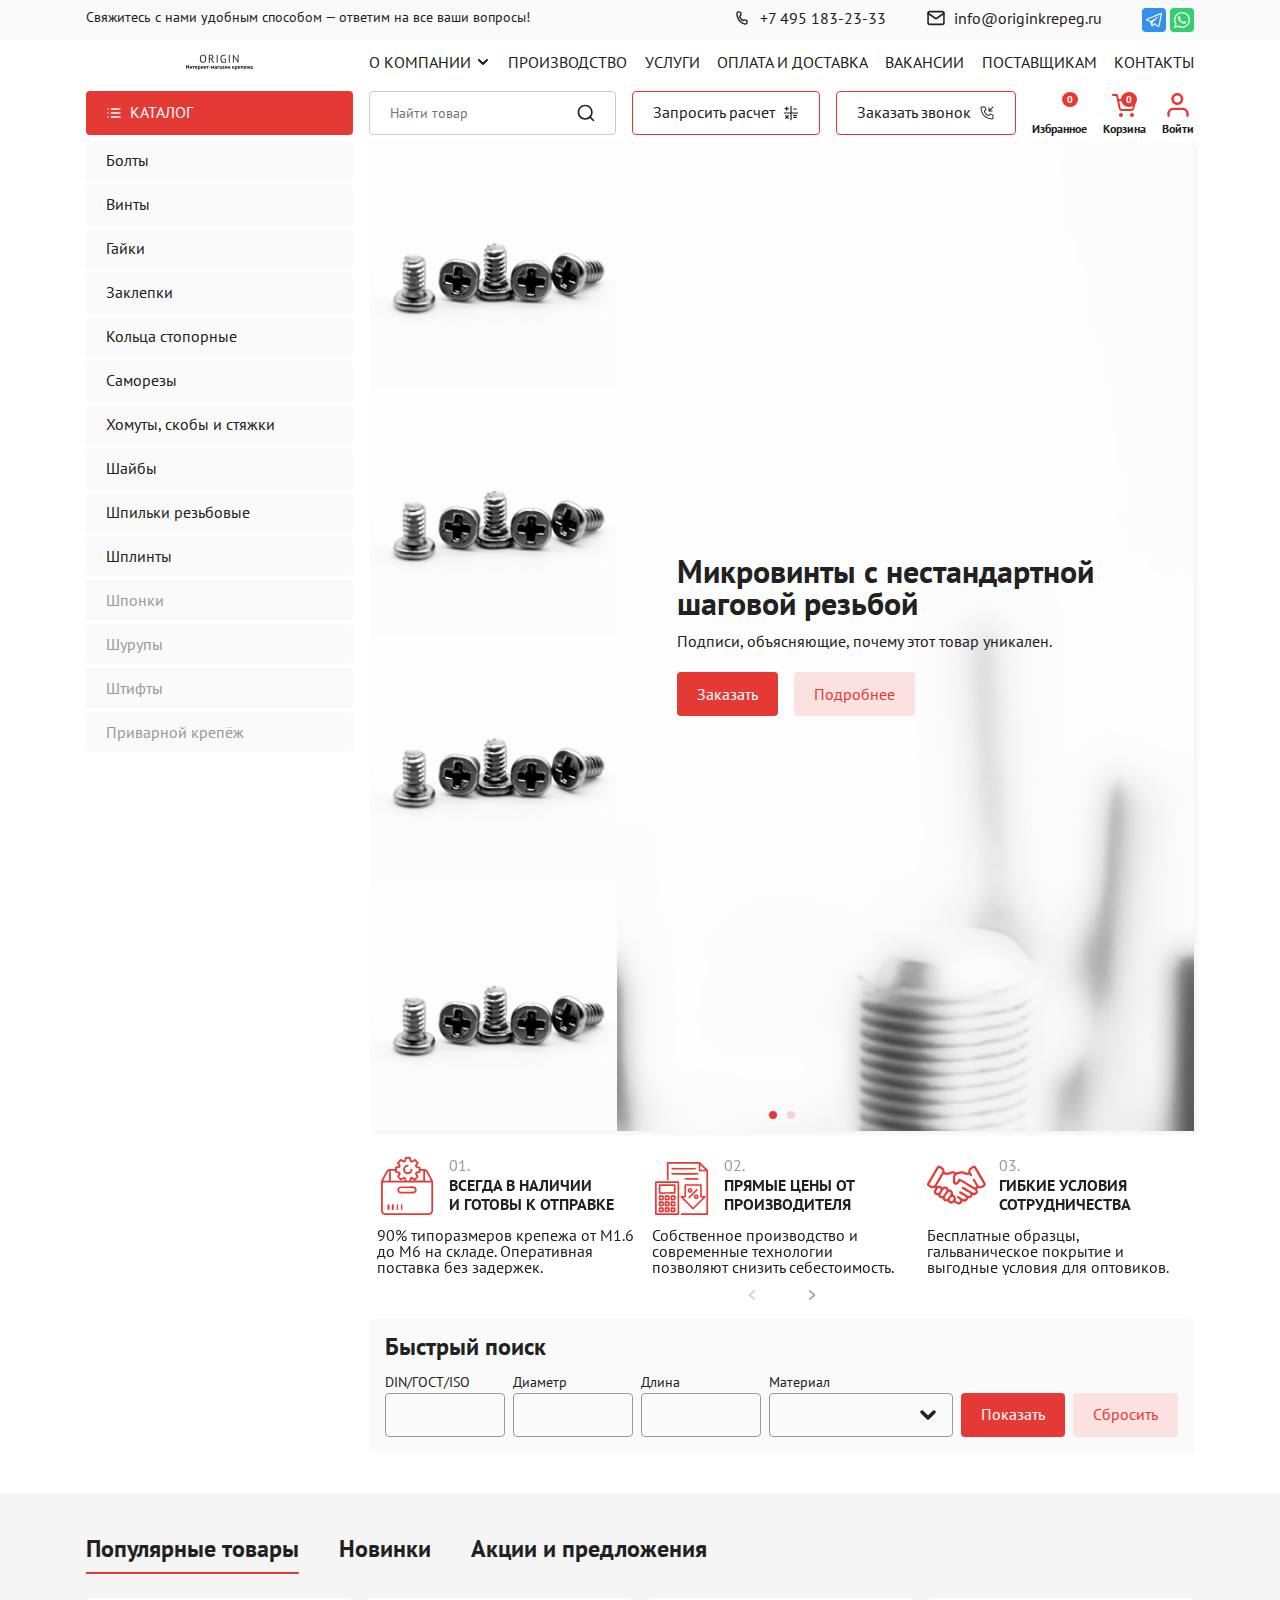
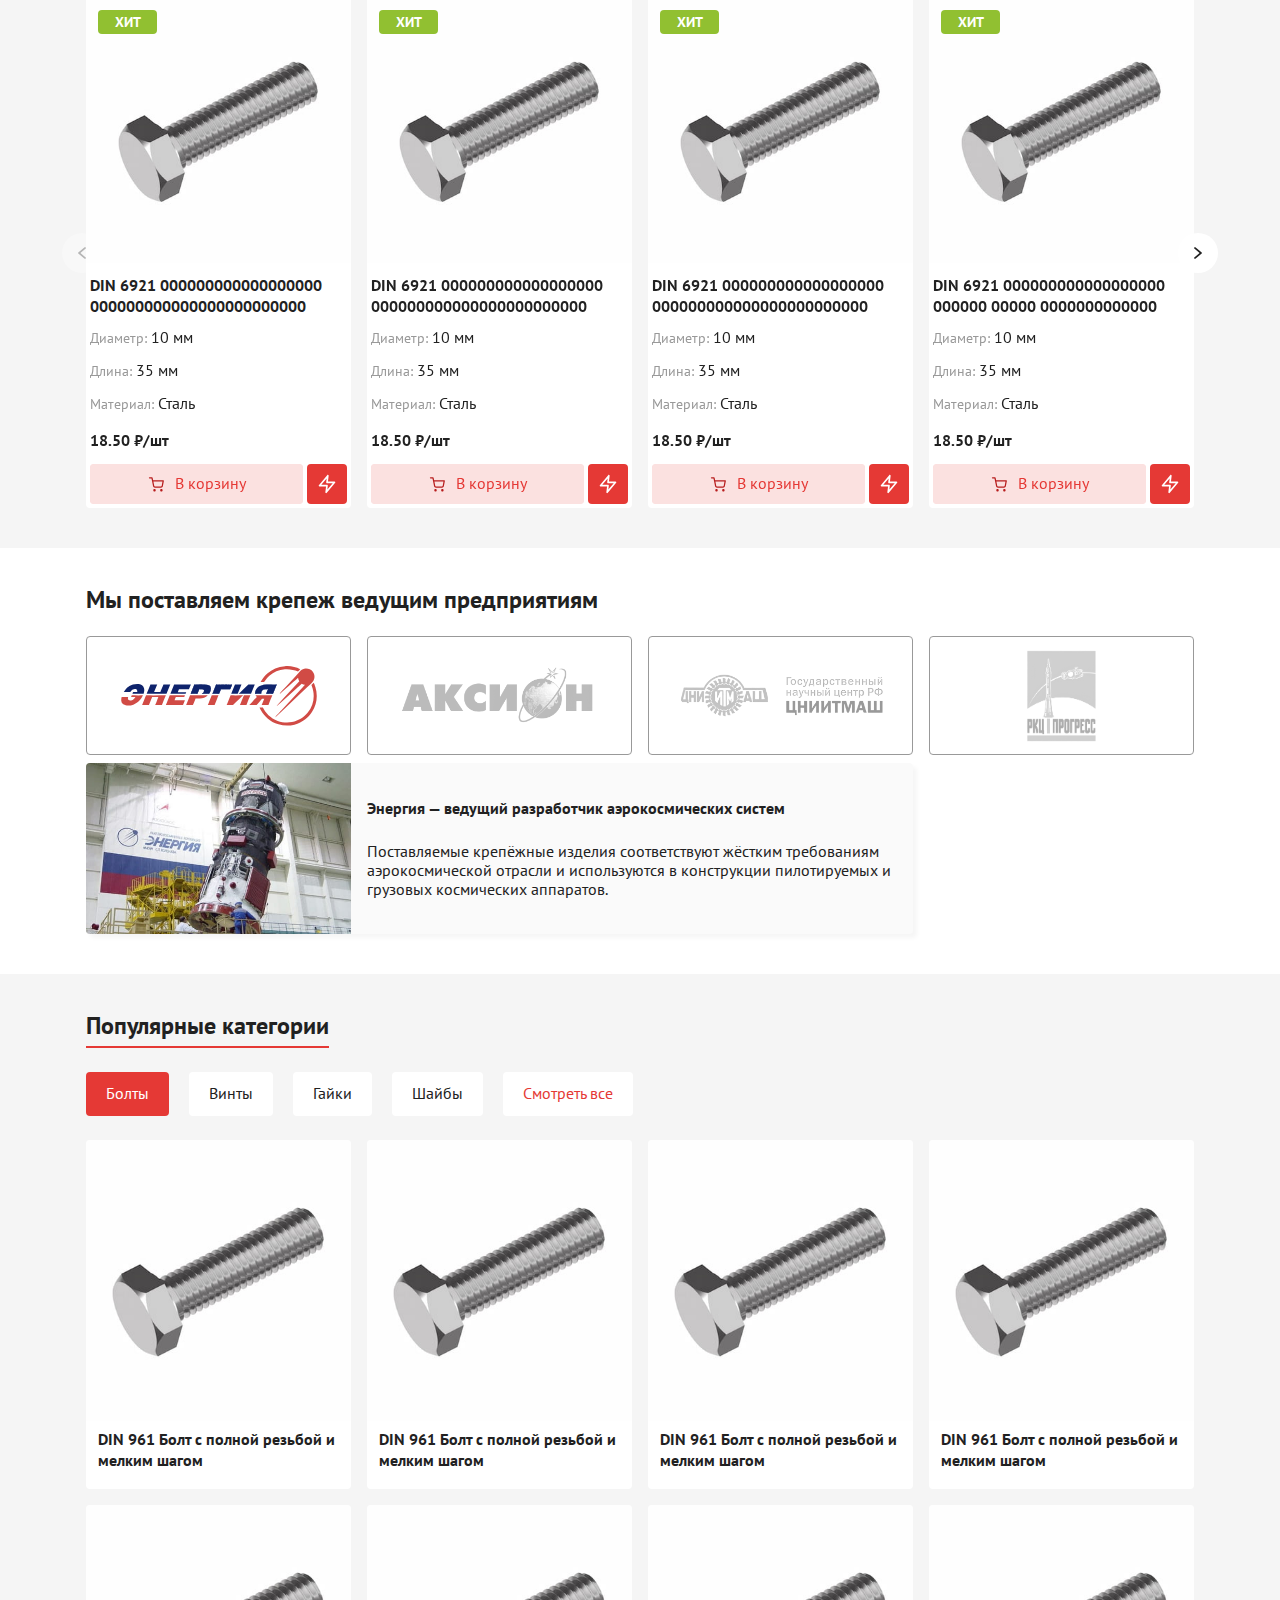
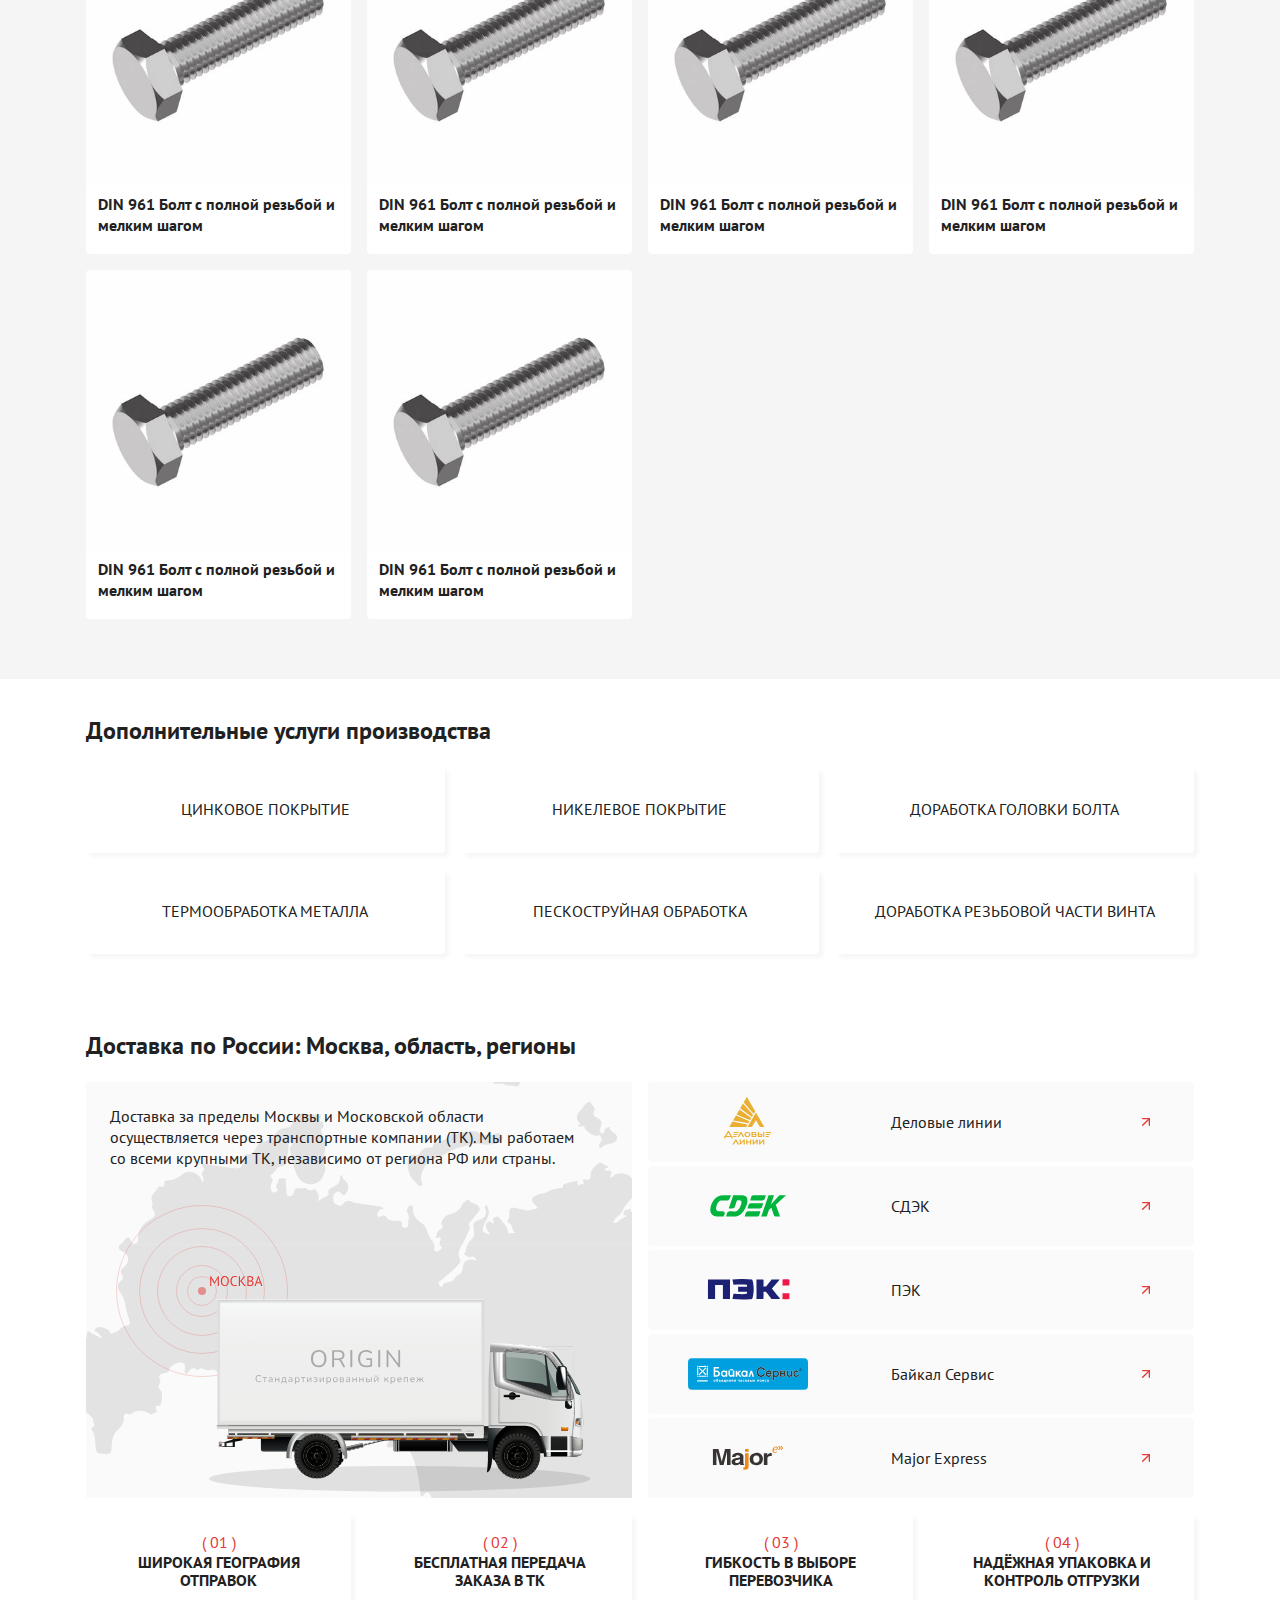
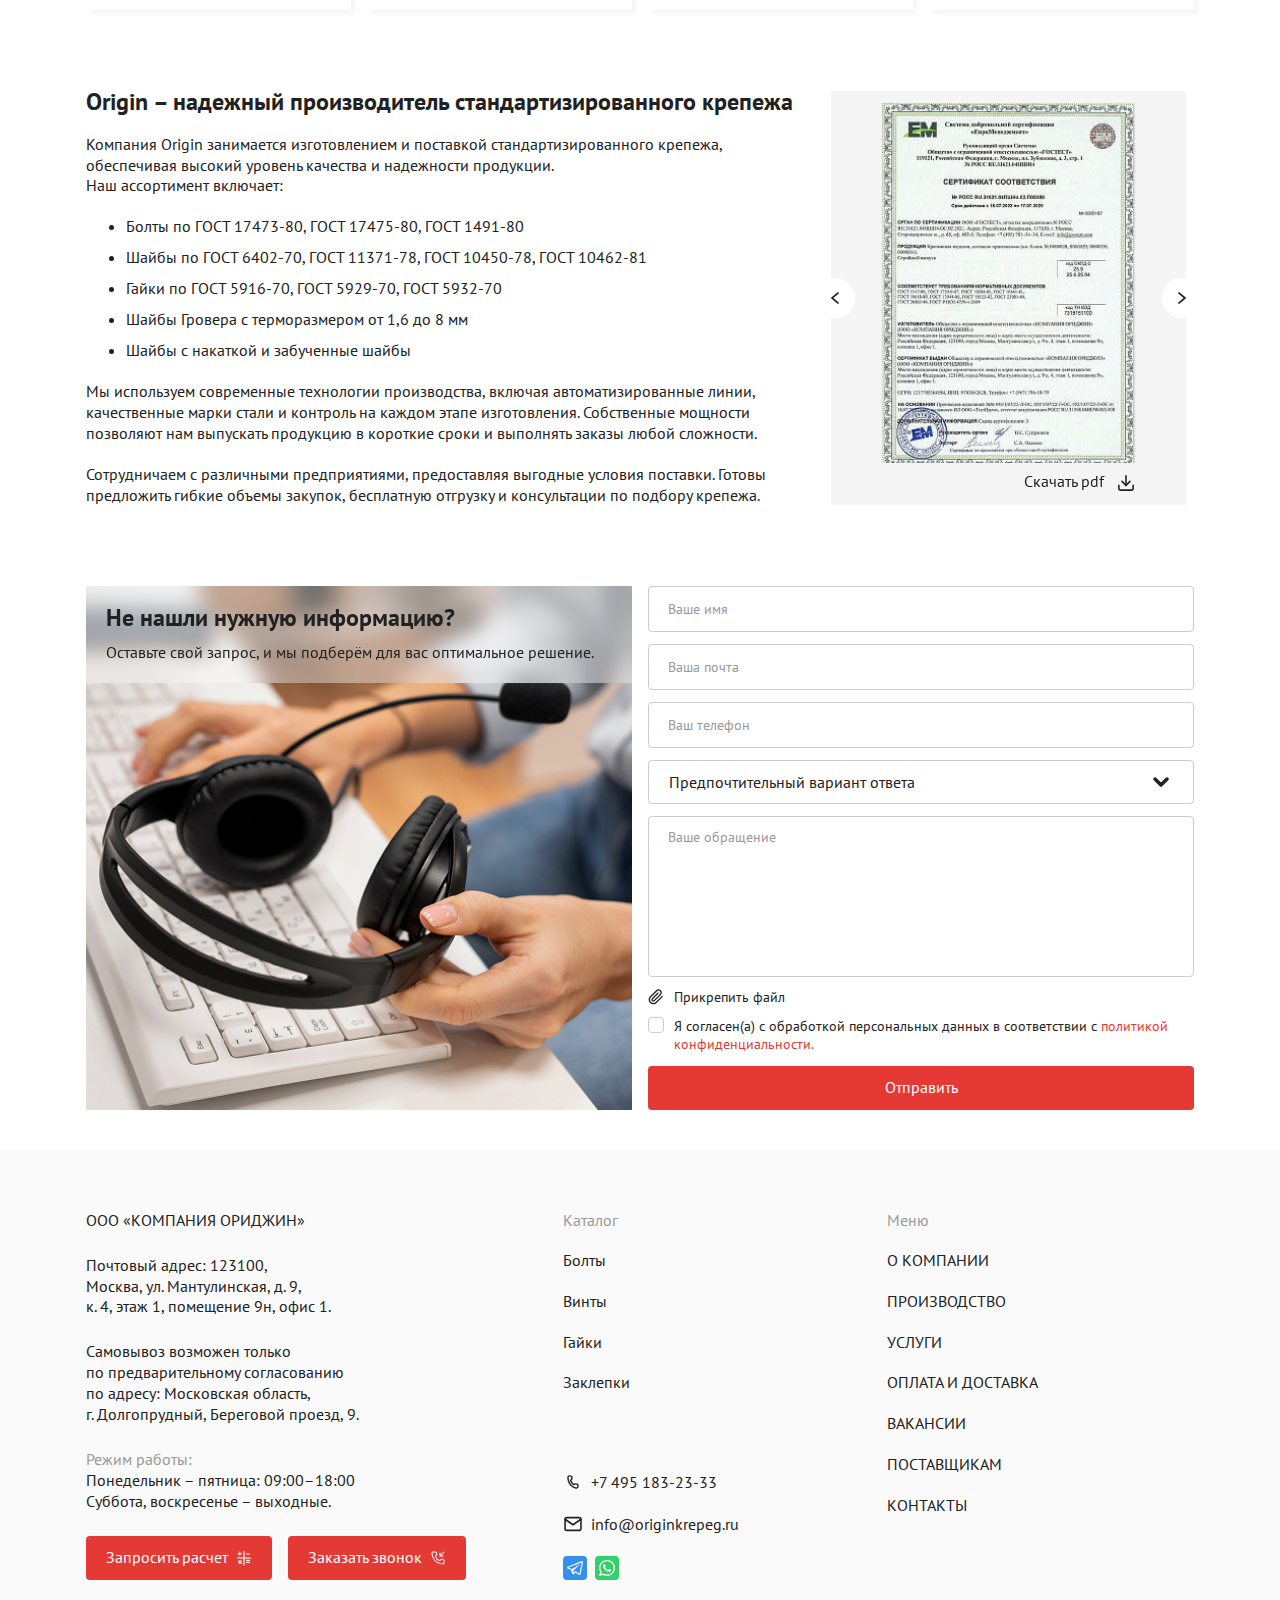
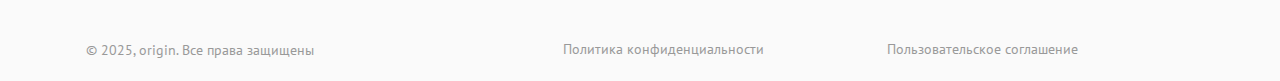
<file: main.html>
<!DOCTYPE html>
<html lang="ru">

<head>
    <meta charset="UTF-8">
    <meta name="viewport" content="width=device-width, initial-scale=1.0">
    <title>Origin | Интернет-магазин крепежа</title>
    <meta name="robots" content="noindex, nofollow">
    <link rel="stylesheet" href="css/style.css">
</head>

<body>

    <header class="header">
        <div class="container">
            <div class="header-top">
                <p class="header-top__text">
                    Свяжитесь с нами удобным способом — ответим на все ваши вопросы!
                </p>
                <div class="header-contact">
                    <a href="tel:+74951832333" class="link-contact">
                        <svg class="ic ic-md"><use href="img/ic.svg#call"></use></svg>
                        +7 495 183-23-33
                    </a>
                    <a href="mailto:info@originkrepeg.ru" class="link-contact">
                        <svg class="ic ic-md"><use href="img/ic.svg#email"></use></svg>
                        info@originkrepeg.ru
                    </a>
                    <div class="social">
                        <a href="#" class="social-link">
                            <svg class="ic ic-lg"><use href="img/ic.svg#telegram"></use></svg>
                        </a>
                        <a href="#" class="social-link">
                            <svg class="ic ic-lg"><use href="img/ic.svg#whatsapp"></use></svg>
                        </a>
                    </div>
                </div>
            </div>

            <div class="header-middle">
                <a href="#" class="header-logo"><img src="img/origin-logo.svg" alt="i"></a>
                <nav class="header-nav">
                    <ul class="header-menu">
                        <li class="header-menu__item header-submenu__wrap">
                            <button class="header-submenu__btn"> О компании
                                <svg class="ic"><use href="img/ic.svg#arrow-down"></use></svg>
                            </button>
                            <ul class="header-submenu">
                                <li class="header-submenu__item">
                                    <a href="#" class="header-submenu__link">Производство</a>
                                </li>
                                <li class="header-submenu__item">
                                    <a href="#" class="header-submenu__link">Оплата и доставка</a>
                                </li>
                                <li class="header-submenu__item">
                                    <a href="#" class="header-submenu__link">Вакансии</a>
                                </li>
                            </ul>
                        </li>
                        <li class="header-menu__item">
                            <a href="#" class="header-menu__link">Производство</a>
                        </li>
                        <li class="header-menu__item">
                            <a href="#" class="header-menu__link">Услуги</a>
                        </li>
                        <li class="header-menu__item">
                            <a href="#" class="header-menu__link">Оплата и доставка</a>
                        </li>
                        <li class="header-menu__item">
                            <a href="#" class="header-menu__link">Вакансии</a>
                        </li>
                        <li class="header-menu__item">
                            <a href="#" class="header-menu__link">Поставщикам</a>
                        </li>
                        <li class="header-menu__item">
                            <a href="#" class="header-menu__link">Контакты</a>
                        </li>
                    </ul>
                </nav>
            </div>

            <div class="header-bottom">
                <a href="#modal-catalog" class="btn btn-primary catalog-btn header-bottom__catalog">
                    <svg class="ic"><use href="img/ic.svg#list"></use></svg> Каталог
                </a>
                <button class="btn btn-icon btn-primary header-menu__btn" data-menu-btn><svg class="ic ic-lg"><use href="img/ic.svg#menu"></use></svg></button>
                <a href="#" class="logo header-logo header-bottom__logo"><img src="img/origin-logo.svg" alt="i"></a>
                <form class="searchbar">
                    <input type="search" required placeholder="Найти товар" class="searchbar__input">
                    <button class="searchbar__btn"><svg class="ic ic-md"><use href="img/ic.svg#search"></use></svg></button>
                </form>
                <a href="#modal-req-2" class="btn btn-outline-primary lg-show">Запросить расчет
                    <svg class="ic"><use href="img/ic.svg#calc"></use></svg>
                </a>
                <a href="#modal-call_request" class="btn btn-outline-primary lg-show">Заказать звонок
                    <svg class="ic"><use href="img/ic.svg#phone"></use></svg>
                </a>
                <a href="#modal-search" class="btn btn-outline btn-icon searchbar-toggler">
                    <svg class="ic"><use href="img/ic.svg#search"></use></svg>
                </a>
                <a href="#" class="ic-btn">
                    <span class="badge badge--sm badge-primary">0</span>
                    <svg class="ic ic-xl"><use href="img/ic.svg#fav"></use></svg>
                    <span class="ic-btn__text">Избранное</span> 
                </a>
                <a href="#" class="ic-btn">
                    <span class="badge badge--sm badge-primary">0</span>
                    <svg class="ic ic-xl"><use href="img/ic.svg#cart"></use></svg>
                    <span class="ic-btn__text">Корзина</span> 
                </a>
                <a href="#modal-login" class="ic-btn">
                    <svg class="ic ic-xl"><use href="img/ic.svg#user"></use></svg> 
                    <span class="ic-btn__text">Войти</span> 
                </a>
            </div>
        </div>

        <div class="header-fixed">
            <div class="container header-fixed__container">
                <a href="#" class="header-logo"><img src="img/origin-logo.svg" alt="i"></a>
                <div class="header-fixed__row">
                    <a href="#modal-catalog" class="btn btn-primary catalog-btn">
                        <svg class="ic"><use href="img/ic.svg#list"></use></svg> Каталог
                    </a>
                    <a href="#modal-search" class="btn btn-outline btn-icon">
                        <svg class="ic"><use href="img/ic.svg#search"></use></svg>
                    </a>
                    <a href="#modal-req-2" class="btn btn-outline-primary xxl-show">Запросить расчет
                        <svg class="ic"><use href="img/ic.svg#calc"></use></svg>
                    </a>
                    <a href="#modal-call_request" class="btn btn-outline-primary xxl-show">Заказать звонок
                        <svg class="ic"><use href="img/ic.svg#phone"></use></svg>
                    </a>
                </div>
                <div class="header-fixed__contact">
                    <a href="tel:+74951832333" class="link-contact">
                        <svg class="ic ic-md"><use href="img/ic.svg#call"></use></svg>
                        +7 495 183-23-33
                    </a>
                    <a href="mailto:info@originkrepeg.ru" class="link-contact">
                        <svg class="ic ic-md"><use href="img/ic.svg#email"></use></svg>
                        info@originkrepeg.ru
                    </a>
                    <div class="header-fixed__info">
                        <p class="header-fixed__text">
                            Свяжитесь с нами удобным способом — ответим на все ваши вопросы!
                        </p>
                        <div class="social">
                            <a href="#" class="social-link">
                                <svg class="ic ic-lg"><use href="img/ic.svg#telegram"></use></svg>
                            </a>
                            <a href="#" class="social-link">
                                <svg class="ic ic-lg"><use href="img/ic.svg#whatsapp"></use></svg>
                            </a>
                        </div>
                        <p class="header-fixed__text">
                            <span class="c-gray">Режим работы:</span> <br>
                            Понедельник – пятница: 09:00–18:00  <br>
                            Суббота, воскресенье – выходные.
                        </p>
                    </div>
                </div>
                <a href="#" class="ic-btn">
                    <span class="badge badge--sm badge-primary">0</span>
                    <svg class="ic ic-xl"><use href="img/ic.svg#fav"></use></svg>
                    <span class="ic-btn__text">Избранное</span> 
                </a>
                <a href="#" class="ic-btn">
                    <span class="badge badge--sm badge-primary">0</span>
                    <svg class="ic ic-xl"><use href="img/ic.svg#cart"></use></svg>
                    <span class="ic-btn__text">Корзина</span> 
                </a>
                <a href="#modal-login" class="ic-btn">
                    <svg class="ic ic-xl"><use href="img/ic.svg#user"></use></svg> 
                    <span class="ic-btn__text">Войти</span> 
                </a>
                <button data-menu-btn class="btn btn-icon btn-gray header-fixed__menu"><svg class="ic ic-lg"><use href="img/ic.svg#menu"></use></svg></button>
            </div>
        </div>

        <div class="menu-wrap" data-menu-content>
            <div class="menu" data-menu-content>
                <div class="menu-header">
                    <h3 class="menu-heading">Меню</h3>
                    <button class="menu-close" data-menu-close title="Закрыть меню">
                        <svg class="ic"><use href="img/ic.svg#close"></use></svg>
                    </button>
                </div>
                <ul class="menu-list">
                    <li class="menu-list__item">
                        <a href="#modal-catalog" class="menu-list__link" data-toggle="next"> Каталог 
                            <svg class="ic"><use href="img/ic.svg#arrow-right"></use></svg>
                        </a>
                    </li>
                    <li class="menu-list__item">
                        <button class="menu-list__link" data-toggle="next"> О компании
                            <svg class="ic"><use href="img/ic.svg#arrow-down"></use></svg>
                        </button>
                        <ul class="menu-submenu">
                            <li class="menu-submenu__item">
                                <a href="#" class="menu-submenu__link">Производство</a>
                            </li>
                            <li class="menu-submenu__item">
                                <a href="#" class="menu-submenu__link">Оплата и доставка</a>
                            </li>
                            <li class="menu-submenu__item">
                                <a href="#" class="menu-submenu__link">Вакансии</a>
                            </li>
                        </ul>
                    </li>
                    <li class="menu-list__item">
                        <a href="#" class="menu-list__link">Производство</a>
                    </li>
                    <li class="menu-list__item">
                        <a href="#" class="menu-list__link">Услуги</a>
                    </li>
                    <li class="menu-list__item">
                        <a href="#" class="menu-list__link">Оплата и доставка</a>
                    </li>
                    <li class="menu-list__item">
                        <a href="#" class="menu-list__link">Вакансии</a>
                    </li>
                    <li class="menu-list__item">
                        <a href="#" class="menu-list__link">Поставщикам</a>
                    </li>
                    <li class="menu-list__item">
                        <a href="#" class="menu-list__link">Контакты</a>
                    </li>
                </ul>
                <div class="menu-footer">
                    <a href="#modal-req-2" class="btn btn-outline-primary xxl-hide">Запросить расчет
                        <svg class="ic"><use href="img/ic.svg#calc"></use></svg>
                    </a>
                    <a href="#modal-call_request" class="btn btn-outline-primary xxl-hide">Заказать звонок
                        <svg class="ic"><use href="img/ic.svg#phone"></use></svg>
                    </a>
                    <a href="tel:+74951832333" class="btn link-contact lg-hide">
                        <svg class="ic ic-md"><use href="img/ic.svg#call"></use></svg>
                        +7 495 183-23-33
                    </a>
                    <a href="mailto:info@originkrepeg.ru" class="btn link-contact lg-hide">
                        <svg class="ic ic-md"><use href="img/ic.svg#email"></use></svg>
                        info@originkrepeg.ru
                    </a>
                    <a href="#" class="btn social-link__tg lg-hide">
                        <svg class="ic ic-lg"><use href="img/ic.svg#telegram"></use></svg>
                        Напишите в чат
                    </a>
                    <a href="#" class="btn social-link__wa lg-hide">
                        <svg class="ic ic-lg"><use href="img/ic.svg#whatsapp"></use></svg>
                        Напишите в чат
                    </a>
                </div>
            </div>
        </div>
    </header>

    <section class="hero">
        <div class="container">
            <div class="hero-wrap">
                <div class="hero-catalog">
                    <ul class="catalog-list catalog-list--hover">
                        <li class="catalog-list__item">
                            <button class="catalog-list__btn">Болты
                                <svg class="ic"><use href="img/ic.svg#arrow-right"></use></svg>
                            </button>
                            <ul class="catalog-underlist">
                                <li class="catalog-underlist__item">
                                    <a href="#" class="catalog-underlist__link">DIN 315</a>
                                </li>
                                <li class="catalog-underlist__item">
                                    <a href="#" class="catalog-underlist__link">DIN 315</a>
                                </li>
                                <li class="catalog-underlist__item">
                                    <a href="#" class="catalog-underlist__link">DIN 315</a>
                                </li>
                                <li class="catalog-underlist__item">
                                    <a href="#" class="catalog-underlist__link">DIN 315</a>
                                </li>
                                <li class="catalog-underlist__item">
                                    <a href="#" class="catalog-underlist__link">DIN 315</a>
                                </li>
                                <li class="catalog-underlist__item">
                                    <a href="#" class="catalog-underlist__link">DIN 315</a>
                                </li>
                            </ul>
                        </li>
                        <li class="catalog-list__item">
                            <button class="catalog-list__btn">Винты
                                <svg class="ic"><use href="img/ic.svg#arrow-right"></use></svg>
                            </button>
                            <ul class="catalog-underlist">
                                <li class="catalog-underlist__item">
                                    <a href="#" class="catalog-underlist__link">DIN 315</a>
                                </li>
                                <li class="catalog-underlist__item">
                                    <a href="#" class="catalog-underlist__link">DIN 315</a>
                                </li>
                                <li class="catalog-underlist__item">
                                    <a href="#" class="catalog-underlist__link">DIN 315</a>
                                </li>
                                <li class="catalog-underlist__item">
                                    <a href="#" class="catalog-underlist__link">DIN 315</a>
                                </li>
                                <li class="catalog-underlist__item">
                                    <a href="#" class="catalog-underlist__link">DIN 315</a>
                                </li>
                                <li class="catalog-underlist__item">
                                    <a href="#" class="catalog-underlist__link">DIN 315</a>
                                </li>
                            </ul>
                        </li>
                        <li class="catalog-list__item">
                            <button class="catalog-list__btn">Гайки
                                <svg class="ic"><use href="img/ic.svg#arrow-right"></use></svg>
                            </button>
                            <ul class="catalog-underlist">
                                <li class="catalog-underlist__item">
                                    <a href="#" class="catalog-underlist__link">DIN 315</a>
                                </li>
                                <li class="catalog-underlist__item">
                                    <a href="#" class="catalog-underlist__link">DIN 315</a>
                                </li>
                                <li class="catalog-underlist__item">
                                    <a href="#" class="catalog-underlist__link">DIN 315</a>
                                </li>
                                <li class="catalog-underlist__item">
                                    <a href="#" class="catalog-underlist__link">DIN 315</a>
                                </li>
                                <li class="catalog-underlist__item">
                                    <a href="#" class="catalog-underlist__link">DIN 315</a>
                                </li>
                                <li class="catalog-underlist__item">
                                    <a href="#" class="catalog-underlist__link">DIN 315</a>
                                </li>
                            </ul>
                        </li>
                        <li class="catalog-list__item">
                            <button class="catalog-list__btn">Заклепки
                                <svg class="ic"><use href="img/ic.svg#arrow-right"></use></svg>
                            </button>
                            <ul class="catalog-underlist">
                                <li class="catalog-underlist__item">
                                    <a href="#" class="catalog-underlist__link">DIN 315</a>
                                </li>
                                <li class="catalog-underlist__item">
                                    <a href="#" class="catalog-underlist__link">DIN 315</a>
                                </li>
                                <li class="catalog-underlist__item">
                                    <a href="#" class="catalog-underlist__link">DIN 315</a>
                                </li>
                                <li class="catalog-underlist__item">
                                    <a href="#" class="catalog-underlist__link">DIN 315</a>
                                </li>
                                <li class="catalog-underlist__item">
                                    <a href="#" class="catalog-underlist__link">DIN 315</a>
                                </li>
                                <li class="catalog-underlist__item">
                                    <a href="#" class="catalog-underlist__link">DIN 315</a>
                                </li>
                            </ul>
                        </li>
                        <li class="catalog-list__item">
                            <button class="catalog-list__btn">Кольца стопорные
                                <svg class="ic"><use href="img/ic.svg#arrow-right"></use></svg>
                            </button>
                            <ul class="catalog-underlist">
                                <li class="catalog-underlist__item">
                                    <a href="#" class="catalog-underlist__link">DIN 315</a>
                                </li>
                                <li class="catalog-underlist__item">
                                    <a href="#" class="catalog-underlist__link">DIN 315</a>
                                </li>
                                <li class="catalog-underlist__item">
                                    <a href="#" class="catalog-underlist__link">DIN 315</a>
                                </li>
                                <li class="catalog-underlist__item">
                                    <a href="#" class="catalog-underlist__link">DIN 315</a>
                                </li>
                                <li class="catalog-underlist__item">
                                    <a href="#" class="catalog-underlist__link">DIN 315</a>
                                </li>
                                <li class="catalog-underlist__item">
                                    <a href="#" class="catalog-underlist__link">DIN 315</a>
                                </li>
                            </ul>
                        </li>
                        <li class="catalog-list__item">
                            <button class="catalog-list__btn">Саморезы
                                <svg class="ic"><use href="img/ic.svg#arrow-right"></use></svg>
                            </button>
                            <ul class="catalog-underlist">
                                <li class="catalog-underlist__item">
                                    <a href="#" class="catalog-underlist__link">DIN 315</a>
                                </li>
                                <li class="catalog-underlist__item">
                                    <a href="#" class="catalog-underlist__link">DIN 315</a>
                                </li>
                                <li class="catalog-underlist__item">
                                    <a href="#" class="catalog-underlist__link">DIN 315</a>
                                </li>
                                <li class="catalog-underlist__item">
                                    <a href="#" class="catalog-underlist__link">DIN 315</a>
                                </li>
                                <li class="catalog-underlist__item">
                                    <a href="#" class="catalog-underlist__link">DIN 315</a>
                                </li>
                                <li class="catalog-underlist__item">
                                    <a href="#" class="catalog-underlist__link">DIN 315</a>
                                </li>
                            </ul>
                        </li>
                        <li class="catalog-list__item">
                            <button class="catalog-list__btn">Хомуты, скобы и стяжки
                                <svg class="ic"><use href="img/ic.svg#arrow-right"></use></svg>
                            </button>
                            <ul class="catalog-underlist">
                                <li class="catalog-underlist__item">
                                    <a href="#" class="catalog-underlist__link">DIN 315</a>
                                </li>
                                <li class="catalog-underlist__item">
                                    <a href="#" class="catalog-underlist__link">DIN 315</a>
                                </li>
                                <li class="catalog-underlist__item">
                                    <a href="#" class="catalog-underlist__link">DIN 315</a>
                                </li>
                                <li class="catalog-underlist__item">
                                    <a href="#" class="catalog-underlist__link">DIN 315</a>
                                </li>
                                <li class="catalog-underlist__item">
                                    <a href="#" class="catalog-underlist__link">DIN 315</a>
                                </li>
                                <li class="catalog-underlist__item">
                                    <a href="#" class="catalog-underlist__link">DIN 315</a>
                                </li>
                            </ul>
                        </li>
                        <li class="catalog-list__item">
                            <button class="catalog-list__btn">Шайбы
                                <svg class="ic"><use href="img/ic.svg#arrow-right"></use></svg>
                            </button>
                            <ul class="catalog-underlist">
                                <li class="catalog-underlist__item">
                                    <a href="#" class="catalog-underlist__link">DIN 315</a>
                                </li>
                                <li class="catalog-underlist__item">
                                    <a href="#" class="catalog-underlist__link">DIN 315</a>
                                </li>
                                <li class="catalog-underlist__item">
                                    <a href="#" class="catalog-underlist__link">DIN 315</a>
                                </li>
                                <li class="catalog-underlist__item">
                                    <a href="#" class="catalog-underlist__link">DIN 315</a>
                                </li>
                                <li class="catalog-underlist__item">
                                    <a href="#" class="catalog-underlist__link">DIN 315</a>
                                </li>
                                <li class="catalog-underlist__item">
                                    <a href="#" class="catalog-underlist__link">DIN 315</a>
                                </li>
                            </ul>
                        </li>
                        <li class="catalog-list__item">
                            <button class="catalog-list__btn">Шпильки резьбовые
                                <svg class="ic"><use href="img/ic.svg#arrow-right"></use></svg>
                            </button>
                            <ul class="catalog-underlist">
                                <li class="catalog-underlist__item">
                                    <a href="#" class="catalog-underlist__link">DIN 315</a>
                                </li>
                                <li class="catalog-underlist__item">
                                    <a href="#" class="catalog-underlist__link">DIN 315</a>
                                </li>
                                <li class="catalog-underlist__item">
                                    <a href="#" class="catalog-underlist__link">DIN 315</a>
                                </li>
                                <li class="catalog-underlist__item">
                                    <a href="#" class="catalog-underlist__link">DIN 315</a>
                                </li>
                                <li class="catalog-underlist__item">
                                    <a href="#" class="catalog-underlist__link">DIN 315</a>
                                </li>
                                <li class="catalog-underlist__item">
                                    <a href="#" class="catalog-underlist__link">DIN 315</a>
                                </li>
                            </ul>
                        </li>
                        <li class="catalog-list__item">
                            <button class="catalog-list__btn">Шплинты
                                <svg class="ic"><use href="img/ic.svg#arrow-right"></use></svg>
                            </button>
                            <ul class="catalog-underlist">
                                <li class="catalog-underlist__item">
                                    <a href="#" class="catalog-underlist__link">DIN 315</a>
                                </li>
                                <li class="catalog-underlist__item">
                                    <a href="#" class="catalog-underlist__link">DIN 315</a>
                                </li>
                                <li class="catalog-underlist__item">
                                    <a href="#" class="catalog-underlist__link">DIN 315</a>
                                </li>
                                <li class="catalog-underlist__item">
                                    <a href="#" class="catalog-underlist__link">DIN 315</a>
                                </li>
                                <li class="catalog-underlist__item">
                                    <a href="#" class="catalog-underlist__link">DIN 315</a>
                                </li>
                                <li class="catalog-underlist__item">
                                    <a href="#" class="catalog-underlist__link">DIN 315</a>
                                </li>
                            </ul>
                        </li>
                        <li class="catalog-list__item">
                            <button class="catalog-list__btn" disabled>Шпонки
                                <svg class="ic"><use href="img/ic.svg#arrow-right"></use></svg>
                            </button>
                        </li>
                        <li class="catalog-list__item">
                            <button class="catalog-list__btn" disabled>Шурупы
                                <svg class="ic"><use href="img/ic.svg#arrow-right"></use></svg>
                            </button>
                        </li>
                        <li class="catalog-list__item">
                            <button class="catalog-list__btn" disabled>Штифты
                                <svg class="ic"><use href="img/ic.svg#arrow-right"></use></svg>
                            </button>
                        </li>
                        <li class="catalog-list__item">
                            <button class="catalog-list__btn" disabled>Приварной крепёж
                                <svg class="ic"><use href="img/ic.svg#arrow-right"></use></svg>
                            </button>
                        </li>
                    </ul>
                </div>
                <div class="hero-content">
                    <div class="hero-slider">
                        <div class="hero-slide">
                            <div class="hero-products">
                                <div class="hero-product">
                                    <img src="img/product.jpg" alt="i" class="hero-product__img">
                                </div>
                                <div class="hero-product">
                                    <img src="img/product.jpg" alt="i" class="hero-product__img">
                                </div>
                                <div class="hero-product">
                                    <img src="img/product.jpg" alt="i" class="hero-product__img">
                                </div>
                                <div class="hero-product">
                                    <img src="img/product.jpg" alt="i" class="hero-product__img">
                                </div>
                            </div>
                            <div class="hero-slide__content">
                                <h1 class="hero-slide__heading">Микровинты с нестандартной шаговой резьбой</h1>
                                <p class="hero-slide__text">Подписи, объясняющие, почему этот товар уникален.</p>

                                <div class="hero-slide__btns sm-show">
                                    <a href="#" class="btn btn-primary">Заказать</a>
                                    <a href="#" class="btn btn-secondary">Подробнее</a>
                                </div>
                                <a href="#" class="btn btn-primary sm-hide">Подробнее</a>

                                <img src="img/hero-banners/banner-1.jpg" alt="banner" class="hero-slide__bg">
                            </div>
                        </div>
                        <div class="hero-slide">
                            <div class="hero-products">
                                <div class="hero-product">
                                    <img src="img/product.jpg" alt="i" class="hero-product__img">
                                </div>
                                <div class="hero-product">
                                    <img src="img/product.jpg" alt="i" class="hero-product__img">
                                </div>
                                <div class="hero-product">
                                    <img src="img/product.jpg" alt="i" class="hero-product__img">
                                </div>
                                <div class="hero-product">
                                    <img src="img/product.jpg" alt="i" class="hero-product__img">
                                </div>
                            </div>
                            <div class="hero-slide__content">
                                <h1 class="hero-slide__heading">Микровинты с нестандартной шаговой резьбой</h1>
                                <p class="hero-slide__text">Подписи, объясняющие, почему этот товар уникален.</p>

                                <div class="hero-slide__btns sm-show">
                                    <a href="#" class="btn btn-primary">Заказать</a>
                                    <a href="#" class="btn btn-secondary">Подробнее</a>
                                </div>
                                <a href="#" class="btn btn-primary sm-hide">Подробнее</a>

                                <img src="img/hero-banners/banner-1.jpg" alt="banner" class="hero-slide__bg">
                            </div>
                        </div>
                    </div>

                    <div class="hero-features">
                        <div class="hero-feature">
                            <div class="hero-feature__title">
                                <img src="img/hero-features/icon-card-1.svg" alt="i" class="hero-feature__icon">
                                <h3 class="hero-feature__heading">Всегда в наличии <br> и готовы к отправке</h3>
                            </div>
                            <p class="hero-feature__text">90% типоразмеров крепежа от М1.6 до М6 на складе. Оперативная поставка без задержек.</p>
                        </div>
                        <div class="hero-feature">
                            <div class="hero-feature__title">
                                <img src="img/hero-features/icon-card-2.svg" alt="i" class="hero-feature__icon">
                                <h3 class="hero-feature__heading">Прямые цены от производителя</h3>
                            </div>
                            <p class="hero-feature__text">Собственное производство и современные технологии позволяют снизить себестоимость.</p>
                        </div>
                        <div class="hero-feature">
                            <div class="hero-feature__title">
                                <img src="img/hero-features/icon-card-3.svg" alt="i" class="hero-feature__icon">
                                <h3 class="hero-feature__heading">Гибкие условия сотрудничества</h3>
                            </div>
                            <p class="hero-feature__text">Бесплатные образцы, гальваническое покрытие и выгодные условия для оптовиков.</p>
                        </div>
                        <div class="hero-feature">
                            <div class="hero-feature__title">
                                <img src="img/hero-features/icon-card-4.svg" alt="i" class="hero-feature__icon">
                                <h3 class="hero-feature__heading">Дополнительные услуги</h3>
                            </div>
                            <p class="hero-feature__text">Гальваническое покрытие, доработка и другие услуги под ваши задачи.</p>
                        </div>
                        <div class="hero-feature">
                            <div class="hero-feature__title">
                                <img src="img/hero-features/icon-card-5.svg" alt="i" class="hero-feature__icon">
                                <h3 class="hero-feature__heading">Гарантированное качество</h3>
                            </div>
                            <p class="hero-feature__text">Вся продукция сертифицирована и соответствует стандартам.</p>
                        </div>
                    </div>

                    <div class="quicksearch">
                        <h2 class="quicksearch__heading">Быстрый поиск</h2>
                        <form class="form quicksearch__form">
                            <div class="inp-wrap">
                                <label for="hero-id" class="inp-wrap__label">DIN/ГОСТ/ISO</label>
                                <input type="text" class="bg-grayish" required id="hero-id">
                            </div>
                            <div class="inp-wrap">
                                <label for="hero-di" class="inp-wrap__label">Диаметр</label>
                                <input type="text" class="bg-grayish" required id="hero-di">
                            </div>
                            <div class="inp-wrap">
                                <label for="hero-wi" class="inp-wrap__label">Длина</label>
                                <input type="text" class="bg-grayish" required id="hero-wi">
                            </div>
                            <div class="inp-wrap">
                                <label for="hero-mt" class="inp-wrap__label">Материал</label>
                                <select class="bg-grayish" id="hero-mt"> 
                                    <option hidden></option>
                                    <option>Материал #1</option>
                                    <option>Материал #2</option>
                                    <option>Материал #3</option>
                                </select>
                            </div>
                            <button type="submit" class="btn btn-primary">Показать</button>
                            <button type="reset" class="btn btn-secondary">Сбросить</button>
                        </form>
                    </div>
                </div>
            </div>
        </div>
    </section>

    <section class="bg-gray">
        <div class="container">
            <div class="tab-nav" data-tab-active="active_line">
                <button class="tab-nav__btn active_line" data-tab="popular">Популярные товары</button>
                <button class="tab-nav__btn" data-tab="new">Новинки</button>
                <button class="tab-nav__btn" data-tab="sale">
                    Акции <span class="sm-show">и предложения</span>
                </button>
            </div>

            <div class="card-slider" data-tab-content="popular">
                <div class="card">
                    <a href="#" class="card-header">
                        <div class="card-badges">
                            <span class="badge badge-success">хит</span>
                        </div>
                        <img src="img/poduct.jpg" class="card-img" alt="i" loading="lazy">
                    </a>
                    <a href="#" class="card-body">
                        <h3 class="card__heading">
                            DIN 6921 000000000000000000 000000000000000000000000
                        </h3>
                        <ul class="card-list">
                            <li class="card-list__item">
                                <span class="card-list__label">Диаметр:</span>
                                <span class="card-list__text">10 мм</span>
                            </li>
                            <li class="card-list__item">
                                <span class="card-list__label">Длина:</span>
                                <span class="card-list__text">35 мм</span>
                            </li>
                            <li class="card-list__item">
                                <span class="card-list__label">Материал:</span>
                                <span class="card-list__text">Сталь</span>
                            </li>
                        </ul>
                        <h4 class="card__price">18.50 ₽/шт</h4>
                    </a>
                    <div class="card-footer sm-hide">
                        <div class="card-action">
                            <a href="#modal-oneclick_2" class="btn btn-md btn-light">Купить в 1 клик</a>
                        </div>
                        <button class="btn btn-icon btn-md btn-primary" data-shop><svg><use href="img/ic.svg#cart"></use></svg></button>
                    </div>
                    <div class="card-footer sm-show">
                        <div class="card-action" data-card-catcher>
                            <button class="btn btn-md btn-secondary" data-card-add><svg><use href="img/ic.svg#cart"></use></svg> В корзину</button>
                            <div class="card-amount amount" data-card-amount>
                                <a href="#" class="amount-dec"><svg class="ic"><use href="img/ic.svg#subtract"></use></svg></a>
                                <input type="number" value="1" min="0" class="amount-input">
                                <a href="#" class="amount-inc"><svg class="ic"><use href="img/ic.svg#add"></use></svg></a>
                            </div>
                        </div>
                        <a title="Купить в 1 клик" href="#modal-oneclick_2" class="btn btn-icon btn-md btn-primary"><svg><use href="img/ic.svg#lightning"></use></svg></a>
                    </div>
                </div>
                <div class="card">
                    <a href="#" class="card-header">
                        <div class="card-badges">
                            <span class="badge badge-success">хит</span>
                        </div>
                        <img src="img/poduct.jpg" class="card-img" alt="i" loading="lazy">
                    </a>
                    <a href="#" class="card-body">
                        <h3 class="card__heading">
                            DIN 6921 000000000000000000 000000000000000000000000
                        </h3>
                        <ul class="card-list">
                            <li class="card-list__item">
                                <span class="card-list__label">Диаметр:</span>
                                <span class="card-list__text">10 мм</span>
                            </li>
                            <li class="card-list__item">
                                <span class="card-list__label">Длина:</span>
                                <span class="card-list__text">35 мм</span>
                            </li>
                            <li class="card-list__item">
                                <span class="card-list__label">Материал:</span>
                                <span class="card-list__text">Сталь</span>
                            </li>
                        </ul>
                        <h4 class="card__price">18.50 ₽/шт</h4>
                    </a>
                    <div class="card-footer sm-hide">
                        <div class="card-action">
                            <a href="#modal-oneclick_2" class="btn btn-md btn-light">Купить в 1 клик</a>
                        </div>
                        <button class="btn btn-icon btn-md btn-primary" data-shop><svg><use href="img/ic.svg#cart"></use></svg></button>
                    </div>
                    <div class="card-footer sm-show">
                        <div class="card-action" data-card-catcher>
                            <button class="btn btn-md btn-secondary" data-card-add><svg><use href="img/ic.svg#cart"></use></svg> В корзину</button>
                            <div class="card-amount amount" data-card-amount>
                                <a href="#" class="amount-dec"><svg class="ic"><use href="img/ic.svg#subtract"></use></svg></a>
                                <input type="number" value="1" min="0" class="amount-input">
                                <a href="#" class="amount-inc"><svg class="ic"><use href="img/ic.svg#add"></use></svg></a>
                            </div>
                        </div>
                        <a title="Купить в 1 клик" href="#modal-oneclick_2" class="btn btn-icon btn-md btn-primary"><svg><use href="img/ic.svg#lightning"></use></svg></a>
                    </div>
                </div>
                <div class="card">
                    <a href="#" class="card-header">
                        <div class="card-badges">
                            <span class="badge badge-success">хит</span>
                        </div>
                        <img src="img/poduct.jpg" class="card-img" alt="i" loading="lazy">
                    </a>
                    <a href="#" class="card-body">
                        <h3 class="card__heading">
                            DIN 6921 000000000000000000 000000000000000000000000
                        </h3>
                        <ul class="card-list">
                            <li class="card-list__item">
                                <span class="card-list__label">Диаметр:</span>
                                <span class="card-list__text">10 мм</span>
                            </li>
                            <li class="card-list__item">
                                <span class="card-list__label">Длина:</span>
                                <span class="card-list__text">35 мм</span>
                            </li>
                            <li class="card-list__item">
                                <span class="card-list__label">Материал:</span>
                                <span class="card-list__text">Сталь</span>
                            </li>
                        </ul>
                        <h4 class="card__price">18.50 ₽/шт</h4>
                    </a>
                    <div class="card-footer sm-hide">
                        <div class="card-action">
                            <a href="#modal-oneclick_2" class="btn btn-md btn-light">Купить в 1 клик</a>
                        </div>
                        <button class="btn btn-icon btn-md btn-primary" data-shop><svg><use href="img/ic.svg#cart"></use></svg></button>
                    </div>
                    <div class="card-footer sm-show">
                        <div class="card-action" data-card-catcher>
                            <button class="btn btn-md btn-secondary" data-card-add><svg><use href="img/ic.svg#cart"></use></svg> В корзину</button>
                            <div class="card-amount amount" data-card-amount>
                                <a href="#" class="amount-dec"><svg class="ic"><use href="img/ic.svg#subtract"></use></svg></a>
                                <input type="number" value="1" min="0" class="amount-input">
                                <a href="#" class="amount-inc"><svg class="ic"><use href="img/ic.svg#add"></use></svg></a>
                            </div>
                        </div>
                        <a title="Купить в 1 клик" href="#modal-oneclick_2" class="btn btn-icon btn-md btn-primary"><svg><use href="img/ic.svg#lightning"></use></svg></a>
                    </div>
                </div>
                <div class="card">
                    <a href="#" class="card-header">
                        <div class="card-badges">
                            <span class="badge badge-success">хит</span>
                        </div>
                        <img src="img/poduct.jpg" class="card-img" alt="i" loading="lazy">
                    </a>
                    <a href="#" class="card-body">
                        <h3 class="card__heading">
                            DIN 6921 000000000000000000 000000 00000 0000000000000
                        </h3>
                        <ul class="card-list">
                            <li class="card-list__item">
                                <span class="card-list__label">Диаметр:</span>
                                <span class="card-list__text">10 мм</span>
                            </li>
                            <li class="card-list__item">
                                <span class="card-list__label">Длина:</span>
                                <span class="card-list__text">35 мм</span>
                            </li>
                            <li class="card-list__item">
                                <span class="card-list__label">Материал:</span>
                                <span class="card-list__text">Сталь</span>
                            </li>
                        </ul>
                        <h4 class="card__price">18.50 ₽/шт</h4>
                    </a>
                    <div class="card-footer sm-hide">
                        <div class="card-action">
                            <a href="#modal-oneclick_2" class="btn btn-md btn-light">Купить в 1 клик</a>
                        </div>
                        <button class="btn btn-icon btn-md btn-primary" data-shop><svg><use href="img/ic.svg#cart"></use></svg></button>
                    </div>
                    <div class="card-footer sm-show">
                        <div class="card-action" data-card-catcher>
                            <button class="btn btn-md btn-secondary" data-card-add><svg><use href="img/ic.svg#cart"></use></svg> В корзину</button>
                            <div class="card-amount amount" data-card-amount>
                                <a href="#" class="amount-dec"><svg class="ic"><use href="img/ic.svg#subtract"></use></svg></a>
                                <input type="number" value="1" min="0" class="amount-input">
                                <a href="#" class="amount-inc"><svg class="ic"><use href="img/ic.svg#add"></use></svg></a>
                            </div>
                        </div>
                        <a title="Купить в 1 клик" href="#modal-oneclick_2" class="btn btn-icon btn-md btn-primary"><svg><use href="img/ic.svg#lightning"></use></svg></a>
                    </div>
                </div>
                <div class="card">
                    <a href="#" class="card-header">
                        <div class="card-badges">
                            <span class="badge badge-success">хит</span>
                        </div>
                        <img src="img/poduct.jpg" class="card-img" alt="i" loading="lazy">
                    </a>
                    <a href="#" class="card-body">
                        <h3 class="card__heading">
                            DIN 6921 000000000000000000 000000000000000000000000
                        </h3>
                        <ul class="card-list">
                            <li class="card-list__item">
                                <span class="card-list__label">Диаметр:</span>
                                <span class="card-list__text">10 мм</span>
                            </li>
                            <li class="card-list__item">
                                <span class="card-list__label">Длина:</span>
                                <span class="card-list__text">35 мм</span>
                            </li>
                            <li class="card-list__item">
                                <span class="card-list__label">Материал:</span>
                                <span class="card-list__text">Сталь</span>
                            </li>
                        </ul>
                        <h4 class="card__price">18.50 ₽/шт</h4>
                    </a>
                    <div class="card-footer sm-hide">
                        <div class="card-action">
                            <a href="#modal-oneclick_2" class="btn btn-md btn-light">Купить в 1 клик</a>
                        </div>
                        <button class="btn btn-icon btn-md btn-primary" data-shop><svg><use href="img/ic.svg#cart"></use></svg></button>
                    </div>
                    <div class="card-footer sm-show">
                        <div class="card-action" data-card-catcher>
                            <button class="btn btn-md btn-secondary" data-card-add><svg><use href="img/ic.svg#cart"></use></svg> В корзину</button>
                            <div class="card-amount amount" data-card-amount>
                                <a href="#" class="amount-dec"><svg class="ic"><use href="img/ic.svg#subtract"></use></svg></a>
                                <input type="number" value="1" min="0" class="amount-input">
                                <a href="#" class="amount-inc"><svg class="ic"><use href="img/ic.svg#add"></use></svg></a>
                            </div>
                        </div>
                        <a title="Купить в 1 клик" href="#modal-oneclick_2" class="btn btn-icon btn-md btn-primary"><svg><use href="img/ic.svg#lightning"></use></svg></a>
                    </div>
                </div>
                <div class="card">
                    <a href="#" class="card-header">
                        <div class="card-badges">
                            <span class="badge badge-success">хит</span>
                        </div>
                        <img src="img/poduct.jpg" class="card-img" alt="i" loading="lazy">
                    </a>
                    <a href="#" class="card-body">
                        <h3 class="card__heading">
                            DIN 6921 000000000000000000 000000000000000000000000
                        </h3>
                        <ul class="card-list">
                            <li class="card-list__item">
                                <span class="card-list__label">Диаметр:</span>
                                <span class="card-list__text">10 мм</span>
                            </li>
                            <li class="card-list__item">
                                <span class="card-list__label">Длина:</span>
                                <span class="card-list__text">35 мм</span>
                            </li>
                            <li class="card-list__item">
                                <span class="card-list__label">Материал:</span>
                                <span class="card-list__text">Сталь</span>
                            </li>
                        </ul>
                        <h4 class="card__price">18.50 ₽/шт</h4>
                    </a>
                    <div class="card-footer sm-hide">
                        <div class="card-action">
                            <a href="#modal-oneclick_2" class="btn btn-md btn-light">Купить в 1 клик</a>
                        </div>
                        <button class="btn btn-icon btn-md btn-primary" data-shop><svg><use href="img/ic.svg#cart"></use></svg></button>
                    </div>
                    <div class="card-footer sm-show">
                        <div class="card-action" data-card-catcher>
                            <button class="btn btn-md btn-secondary" data-card-add><svg><use href="img/ic.svg#cart"></use></svg> В корзину</button>
                            <div class="card-amount amount" data-card-amount>
                                <a href="#" class="amount-dec"><svg class="ic"><use href="img/ic.svg#subtract"></use></svg></a>
                                <input type="number" value="1" min="0" class="amount-input">
                                <a href="#" class="amount-inc"><svg class="ic"><use href="img/ic.svg#add"></use></svg></a>
                            </div>
                        </div>
                        <a title="Купить в 1 клик" href="#modal-oneclick_2" class="btn btn-icon btn-md btn-primary"><svg><use href="img/ic.svg#lightning"></use></svg></a>
                    </div>
                </div>
            </div>
            
            <div class="card-slider" data-tab-content="new">
                <div class="card">
                    <a href="#" class="card-header">
                        <div class="card-badges">
                            <span class="badge badge-primary">Новинки</span>
                        </div>
                        <img src="img/poduct.jpg" class="card-img" alt="i" loading="lazy">
                    </a>
                    <a href="#" class="card-body">
                        <h3 class="card__heading">
                            DIN 6921 000000000000000000 000000000000000000000000
                        </h3>
                        <ul class="card-list">
                            <li class="card-list__item">
                                <span class="card-list__label">Диаметр:</span>
                                <span class="card-list__text">10 мм</span>
                            </li>
                            <li class="card-list__item">
                                <span class="card-list__label">Длина:</span>
                                <span class="card-list__text">35 мм</span>
                            </li>
                            <li class="card-list__item">
                                <span class="card-list__label">Материал:</span>
                                <span class="card-list__text">Сталь</span>
                            </li>
                        </ul>
                        <h4 class="card__price">18.50 ₽/шт</h4>
                    </a>
                    <div class="card-footer sm-hide">
                        <div class="card-action">
                            <a href="#modal-oneclick_2" class="btn btn-md btn-light">Купить в 1 клик</a>
                        </div>
                        <button class="btn btn-icon btn-md btn-primary" data-shop><svg><use href="img/ic.svg#cart"></use></svg></button>
                    </div>
                    <div class="card-footer sm-show">
                        <div class="card-action" data-card-catcher>
                            <button class="btn btn-md btn-secondary" data-card-add><svg><use href="img/ic.svg#cart"></use></svg> В корзину</button>
                            <div class="card-amount amount" data-card-amount>
                                <a href="#" class="amount-dec"><svg class="ic"><use href="img/ic.svg#subtract"></use></svg></a>
                                <input type="number" value="1" min="0" class="amount-input">
                                <a href="#" class="amount-inc"><svg class="ic"><use href="img/ic.svg#add"></use></svg></a>
                            </div>
                        </div>
                        <a title="Купить в 1 клик" href="#modal-oneclick_2" class="btn btn-icon btn-md btn-primary"><svg><use href="img/ic.svg#lightning"></use></svg></a>
                    </div>
                </div>
                <div class="card">
                    <a href="#" class="card-header">
                        <div class="card-badges">
                            <span class="badge badge-primary">Новинки</span>
                        </div>
                        <img src="img/poduct.jpg" class="card-img" alt="i" loading="lazy">
                    </a>
                    <a href="#" class="card-body">
                        <h3 class="card__heading">
                            DIN 6921 000000000000000000 000000000000000000000000
                        </h3>
                        <ul class="card-list">
                            <li class="card-list__item">
                                <span class="card-list__label">Диаметр:</span>
                                <span class="card-list__text">10 мм</span>
                            </li>
                            <li class="card-list__item">
                                <span class="card-list__label">Длина:</span>
                                <span class="card-list__text">35 мм</span>
                            </li>
                            <li class="card-list__item">
                                <span class="card-list__label">Материал:</span>
                                <span class="card-list__text">Сталь</span>
                            </li>
                        </ul>
                        <h4 class="card__price">18.50 ₽/шт</h4>
                    </a>
                    <div class="card-footer sm-hide">
                        <div class="card-action">
                            <a href="#modal-oneclick_2" class="btn btn-md btn-light">Купить в 1 клик</a>
                        </div>
                        <button class="btn btn-icon btn-md btn-primary" data-shop><svg><use href="img/ic.svg#cart"></use></svg></button>
                    </div>
                    <div class="card-footer sm-show">
                        <div class="card-action" data-card-catcher>
                            <button class="btn btn-md btn-secondary" data-card-add><svg><use href="img/ic.svg#cart"></use></svg> В корзину</button>
                            <div class="card-amount amount" data-card-amount>
                                <a href="#" class="amount-dec"><svg class="ic"><use href="img/ic.svg#subtract"></use></svg></a>
                                <input type="number" value="1" min="0" class="amount-input">
                                <a href="#" class="amount-inc"><svg class="ic"><use href="img/ic.svg#add"></use></svg></a>
                            </div>
                        </div>
                        <a title="Купить в 1 клик" href="#modal-oneclick_2" class="btn btn-icon btn-md btn-primary"><svg><use href="img/ic.svg#lightning"></use></svg></a>
                    </div>
                </div>
                <div class="card">
                    <a href="#" class="card-header">
                        <div class="card-badges">
                            <span class="badge badge-primary">Новинки</span>
                        </div>
                        <img src="img/poduct.jpg" class="card-img" alt="i" loading="lazy">
                    </a>
                    <a href="#" class="card-body">
                        <h3 class="card__heading">
                            DIN 6921 000000000000000000 000000000000000000000000
                        </h3>
                        <ul class="card-list">
                            <li class="card-list__item">
                                <span class="card-list__label">Диаметр:</span>
                                <span class="card-list__text">10 мм</span>
                            </li>
                            <li class="card-list__item">
                                <span class="card-list__label">Длина:</span>
                                <span class="card-list__text">35 мм</span>
                            </li>
                            <li class="card-list__item">
                                <span class="card-list__label">Материал:</span>
                                <span class="card-list__text">Сталь</span>
                            </li>
                        </ul>
                        <h4 class="card__price">18.50 ₽/шт</h4>
                    </a>
                    <div class="card-footer sm-hide">
                        <div class="card-action">
                            <a href="#modal-oneclick_2" class="btn btn-md btn-light">Купить в 1 клик</a>
                        </div>
                        <button class="btn btn-icon btn-md btn-primary" data-shop><svg><use href="img/ic.svg#cart"></use></svg></button>
                    </div>
                    <div class="card-footer sm-show">
                        <div class="card-action" data-card-catcher>
                            <button class="btn btn-md btn-secondary" data-card-add><svg><use href="img/ic.svg#cart"></use></svg> В корзину</button>
                            <div class="card-amount amount" data-card-amount>
                                <a href="#" class="amount-dec"><svg class="ic"><use href="img/ic.svg#subtract"></use></svg></a>
                                <input type="number" value="1" min="0" class="amount-input">
                                <a href="#" class="amount-inc"><svg class="ic"><use href="img/ic.svg#add"></use></svg></a>
                            </div>
                        </div>
                        <a title="Купить в 1 клик" href="#modal-oneclick_2" class="btn btn-icon btn-md btn-primary"><svg><use href="img/ic.svg#lightning"></use></svg></a>
                    </div>
                </div>
                <div class="card">
                    <a href="#" class="card-header">
                        <div class="card-badges">
                            <span class="badge badge-primary">Новинки</span>
                        </div>
                        <img src="img/poduct.jpg" class="card-img" alt="i" loading="lazy">
                    </a>
                    <a href="#" class="card-body">
                        <h3 class="card__heading">
                            DIN 6921 000000000000000000 000000 00000 0000000000000
                        </h3>
                        <ul class="card-list">
                            <li class="card-list__item">
                                <span class="card-list__label">Диаметр:</span>
                                <span class="card-list__text">10 мм</span>
                            </li>
                            <li class="card-list__item">
                                <span class="card-list__label">Длина:</span>
                                <span class="card-list__text">35 мм</span>
                            </li>
                            <li class="card-list__item">
                                <span class="card-list__label">Материал:</span>
                                <span class="card-list__text">Сталь</span>
                            </li>
                        </ul>
                        <h4 class="card__price">18.50 ₽/шт</h4>
                    </a>
                    <div class="card-footer sm-hide">
                        <div class="card-action">
                            <a href="#modal-oneclick_2" class="btn btn-md btn-light">Купить в 1 клик</a>
                        </div>
                        <button class="btn btn-icon btn-md btn-primary" data-shop><svg><use href="img/ic.svg#cart"></use></svg></button>
                    </div>
                    <div class="card-footer sm-show">
                        <div class="card-action" data-card-catcher>
                            <button class="btn btn-md btn-secondary" data-card-add><svg><use href="img/ic.svg#cart"></use></svg> В корзину</button>
                            <div class="card-amount amount" data-card-amount>
                                <a href="#" class="amount-dec"><svg class="ic"><use href="img/ic.svg#subtract"></use></svg></a>
                                <input type="number" value="1" min="0" class="amount-input">
                                <a href="#" class="amount-inc"><svg class="ic"><use href="img/ic.svg#add"></use></svg></a>
                            </div>
                        </div>
                        <a title="Купить в 1 клик" href="#modal-oneclick_2" class="btn btn-icon btn-md btn-primary"><svg><use href="img/ic.svg#lightning"></use></svg></a>
                    </div>
                </div>
                <div class="card">
                    <a href="#" class="card-header">
                        <div class="card-badges">
                            <span class="badge badge-primary">Новинки</span>
                        </div>
                        <img src="img/poduct.jpg" class="card-img" alt="i" loading="lazy">
                    </a>
                    <a href="#" class="card-body">
                        <h3 class="card__heading">
                            DIN 6921 000000000000000000 000000000000000000000000
                        </h3>
                        <ul class="card-list">
                            <li class="card-list__item">
                                <span class="card-list__label">Диаметр:</span>
                                <span class="card-list__text">10 мм</span>
                            </li>
                            <li class="card-list__item">
                                <span class="card-list__label">Длина:</span>
                                <span class="card-list__text">35 мм</span>
                            </li>
                            <li class="card-list__item">
                                <span class="card-list__label">Материал:</span>
                                <span class="card-list__text">Сталь</span>
                            </li>
                        </ul>
                        <h4 class="card__price">18.50 ₽/шт</h4>
                    </a>
                    <div class="card-footer sm-hide">
                        <div class="card-action">
                            <a href="#modal-oneclick_2" class="btn btn-md btn-light">Купить в 1 клик</a>
                        </div>
                        <button class="btn btn-icon btn-md btn-primary" data-shop><svg><use href="img/ic.svg#cart"></use></svg></button>
                    </div>
                    <div class="card-footer sm-show">
                        <div class="card-action" data-card-catcher>
                            <button class="btn btn-md btn-secondary" data-card-add><svg><use href="img/ic.svg#cart"></use></svg> В корзину</button>
                            <div class="card-amount amount" data-card-amount>
                                <a href="#" class="amount-dec"><svg class="ic"><use href="img/ic.svg#subtract"></use></svg></a>
                                <input type="number" value="1" min="0" class="amount-input">
                                <a href="#" class="amount-inc"><svg class="ic"><use href="img/ic.svg#add"></use></svg></a>
                            </div>
                        </div>
                        <a title="Купить в 1 клик" href="#modal-oneclick_2" class="btn btn-icon btn-md btn-primary"><svg><use href="img/ic.svg#lightning"></use></svg></a>
                    </div>
                </div>
                <div class="card">
                    <a href="#" class="card-header">
                        <div class="card-badges">
                            <span class="badge badge-primary">Новинки</span>
                        </div>
                        <img src="img/poduct.jpg" class="card-img" alt="i" loading="lazy">
                    </a>
                    <a href="#" class="card-body">
                        <h3 class="card__heading">
                            DIN 6921 000000000000000000 000000000000000000000000
                        </h3>
                        <ul class="card-list">
                            <li class="card-list__item">
                                <span class="card-list__label">Диаметр:</span>
                                <span class="card-list__text">10 мм</span>
                            </li>
                            <li class="card-list__item">
                                <span class="card-list__label">Длина:</span>
                                <span class="card-list__text">35 мм</span>
                            </li>
                            <li class="card-list__item">
                                <span class="card-list__label">Материал:</span>
                                <span class="card-list__text">Сталь</span>
                            </li>
                        </ul>
                        <h4 class="card__price">18.50 ₽/шт</h4>
                    </a>
                    <div class="card-footer sm-hide">
                        <div class="card-action">
                            <a href="#modal-oneclick_2" class="btn btn-md btn-light">Купить в 1 клик</a>
                        </div>
                        <button class="btn btn-icon btn-md btn-primary" data-shop><svg><use href="img/ic.svg#cart"></use></svg></button>
                    </div>
                    <div class="card-footer sm-show">
                        <div class="card-action" data-card-catcher>
                            <button class="btn btn-md btn-secondary" data-card-add><svg><use href="img/ic.svg#cart"></use></svg> В корзину</button>
                            <div class="card-amount amount" data-card-amount>
                                <a href="#" class="amount-dec"><svg class="ic"><use href="img/ic.svg#subtract"></use></svg></a>
                                <input type="number" value="1" min="0" class="amount-input">
                                <a href="#" class="amount-inc"><svg class="ic"><use href="img/ic.svg#add"></use></svg></a>
                            </div>
                        </div>
                        <a title="Купить в 1 клик" href="#modal-oneclick_2" class="btn btn-icon btn-md btn-primary"><svg><use href="img/ic.svg#lightning"></use></svg></a>
                    </div>
                </div>
            </div>
            
            <div class="card-slider" data-tab-content="sale">
                <div class="card" data-slick-filter="sale">
                    <a href="#" class="card-header">
                        <div class="card-badges">
                            <span class="badge badge-secondary">Акция</span>
                        </div>
                        <img src="img/poduct.jpg" class="card-img" alt="i" loading="lazy">
                    </a>
                    <a href="#" class="card-body">
                        <h3 class="card__heading">
                            DIN 6921 000000000000000000 000000000000000000000000
                        </h3>
                        <ul class="card-list">
                            <li class="card-list__item">
                                <span class="card-list__label">Диаметр:</span>
                                <span class="card-list__text">10 мм</span>
                            </li>
                            <li class="card-list__item">
                                <span class="card-list__label">Длина:</span>
                                <span class="card-list__text">35 мм</span>
                            </li>
                            <li class="card-list__item">
                                <span class="card-list__label">Материал:</span>
                                <span class="card-list__text">Сталь</span>
                            </li>
                        </ul>
                        <h4 class="card__price">18.50 ₽/шт</h4>
                    </a>
                    <div class="card-footer sm-hide">
                        <div class="card-action">
                            <a href="#modal-oneclick_2" class="btn btn-md btn-light">Купить в 1 клик</a>
                        </div>
                        <button class="btn btn-icon btn-md btn-primary" data-shop><svg><use href="img/ic.svg#cart"></use></svg></button>
                    </div>
                    <div class="card-footer sm-show">
                        <div class="card-action" data-card-catcher>
                            <button class="btn btn-md btn-secondary" data-card-add><svg><use href="img/ic.svg#cart"></use></svg> В корзину</button>
                            <div class="card-amount amount" data-card-amount>
                                <a href="#" class="amount-dec"><svg class="ic"><use href="img/ic.svg#subtract"></use></svg></a>
                                <input type="number" value="1" min="0" class="amount-input">
                                <a href="#" class="amount-inc"><svg class="ic"><use href="img/ic.svg#add"></use></svg></a>
                            </div>
                        </div>
                        <a title="Купить в 1 клик" href="#modal-oneclick_2" class="btn btn-icon btn-md btn-primary"><svg><use href="img/ic.svg#lightning"></use></svg></a>
                    </div>
                </div>
                <div class="card" data-slick-filter="sale">
                    <a href="#" class="card-header">
                        <div class="card-badges">
                            <span class="badge badge-secondary">Акция</span>
                        </div>
                        <img src="img/poduct.jpg" class="card-img" alt="i" loading="lazy">
                    </a>
                    <a href="#" class="card-body">
                        <h3 class="card__heading">
                            DIN 6921 000000000000000000 000000000000000000000000
                        </h3>
                        <ul class="card-list">
                            <li class="card-list__item">
                                <span class="card-list__label">Диаметр:</span>
                                <span class="card-list__text">10 мм</span>
                            </li>
                            <li class="card-list__item">
                                <span class="card-list__label">Длина:</span>
                                <span class="card-list__text">35 мм</span>
                            </li>
                            <li class="card-list__item">
                                <span class="card-list__label">Материал:</span>
                                <span class="card-list__text">Сталь</span>
                            </li>
                        </ul>
                        <h4 class="card__price">18.50 ₽/шт</h4>
                    </a>
                    <div class="card-footer sm-hide">
                        <div class="card-action">
                            <a href="#modal-oneclick_2" class="btn btn-md btn-light">Купить в 1 клик</a>
                        </div>
                        <button class="btn btn-icon btn-md btn-primary" data-shop><svg><use href="img/ic.svg#cart"></use></svg></button>
                    </div>
                    <div class="card-footer sm-show">
                        <div class="card-action" data-card-catcher>
                            <button class="btn btn-md btn-secondary" data-card-add><svg><use href="img/ic.svg#cart"></use></svg> В корзину</button>
                            <div class="card-amount amount" data-card-amount>
                                <a href="#" class="amount-dec"><svg class="ic"><use href="img/ic.svg#subtract"></use></svg></a>
                                <input type="number" value="1" min="0" class="amount-input">
                                <a href="#" class="amount-inc"><svg class="ic"><use href="img/ic.svg#add"></use></svg></a>
                            </div>
                        </div>
                        <a title="Купить в 1 клик" href="#modal-oneclick_2" class="btn btn-icon btn-md btn-primary"><svg><use href="img/ic.svg#lightning"></use></svg></a>
                    </div>
                </div>
                <div class="card" data-slick-filter="sale">
                    <a href="#" class="card-header">
                        <div class="card-badges">
                            <span class="badge badge-secondary">Акция</span>
                        </div>
                        <img src="img/poduct.jpg" class="card-img" alt="i" loading="lazy">
                    </a>
                    <a href="#" class="card-body">
                        <h3 class="card__heading">
                            DIN 6921 000000000000000000 000000000000000000000000
                        </h3>
                        <ul class="card-list">
                            <li class="card-list__item">
                                <span class="card-list__label">Диаметр:</span>
                                <span class="card-list__text">10 мм</span>
                            </li>
                            <li class="card-list__item">
                                <span class="card-list__label">Длина:</span>
                                <span class="card-list__text">35 мм</span>
                            </li>
                            <li class="card-list__item">
                                <span class="card-list__label">Материал:</span>
                                <span class="card-list__text">Сталь</span>
                            </li>
                        </ul>
                        <h4 class="card__price">18.50 ₽/шт</h4>
                    </a>
                    <div class="card-footer sm-hide">
                        <div class="card-action">
                            <a href="#modal-oneclick_2" class="btn btn-md btn-light">Купить в 1 клик</a>
                        </div>
                        <button class="btn btn-icon btn-md btn-primary" data-shop><svg><use href="img/ic.svg#cart"></use></svg></button>
                    </div>
                    <div class="card-footer sm-show">
                        <div class="card-action" data-card-catcher>
                            <button class="btn btn-md btn-secondary" data-card-add><svg><use href="img/ic.svg#cart"></use></svg> В корзину</button>
                            <div class="card-amount amount" data-card-amount>
                                <a href="#" class="amount-dec"><svg class="ic"><use href="img/ic.svg#subtract"></use></svg></a>
                                <input type="number" value="1" min="0" class="amount-input">
                                <a href="#" class="amount-inc"><svg class="ic"><use href="img/ic.svg#add"></use></svg></a>
                            </div>
                        </div>
                        <a title="Купить в 1 клик" href="#modal-oneclick_2" class="btn btn-icon btn-md btn-primary"><svg><use href="img/ic.svg#lightning"></use></svg></a>
                    </div>
                </div>
                <div class="card" data-slick-filter="sale">
                    <a href="#" class="card-header">
                        <div class="card-badges">
                            <span class="badge badge-secondary">Акция</span>
                        </div>
                        <img src="img/poduct.jpg" class="card-img" alt="i" loading="lazy">
                    </a>
                    <a href="#" class="card-body">
                        <h3 class="card__heading">
                            DIN 6921 000000000000000000 000000 00000 0000000000000
                        </h3>
                        <ul class="card-list">
                            <li class="card-list__item">
                                <span class="card-list__label">Диаметр:</span>
                                <span class="card-list__text">10 мм</span>
                            </li>
                            <li class="card-list__item">
                                <span class="card-list__label">Длина:</span>
                                <span class="card-list__text">35 мм</span>
                            </li>
                            <li class="card-list__item">
                                <span class="card-list__label">Материал:</span>
                                <span class="card-list__text">Сталь</span>
                            </li>
                        </ul>
                        <h4 class="card__price">18.50 ₽/шт</h4>
                    </a>
                    <div class="card-footer sm-hide">
                        <div class="card-action">
                            <a href="#modal-oneclick_2" class="btn btn-md btn-light">Купить в 1 клик</a>
                        </div>
                        <button class="btn btn-icon btn-md btn-primary" data-shop><svg><use href="img/ic.svg#cart"></use></svg></button>
                    </div>
                    <div class="card-footer sm-show">
                        <div class="card-action" data-card-catcher>
                            <button class="btn btn-md btn-secondary" data-card-add><svg><use href="img/ic.svg#cart"></use></svg> В корзину</button>
                            <div class="card-amount amount" data-card-amount>
                                <a href="#" class="amount-dec"><svg class="ic"><use href="img/ic.svg#subtract"></use></svg></a>
                                <input type="number" value="1" min="0" class="amount-input">
                                <a href="#" class="amount-inc"><svg class="ic"><use href="img/ic.svg#add"></use></svg></a>
                            </div>
                        </div>
                        <a title="Купить в 1 клик" href="#modal-oneclick_2" class="btn btn-icon btn-md btn-primary"><svg><use href="img/ic.svg#lightning"></use></svg></a>
                    </div>
                </div>
                <div class="card" data-slick-filter="sale">
                    <a href="#" class="card-header">
                        <div class="card-badges">
                            <span class="badge badge-secondary">Акция</span>
                        </div>
                        <img src="img/poduct.jpg" class="card-img" alt="i" loading="lazy">
                    </a>
                    <a href="#" class="card-body">
                        <h3 class="card__heading">
                            DIN 6921 000000000000000000 000000000000000000000000
                        </h3>
                        <ul class="card-list">
                            <li class="card-list__item">
                                <span class="card-list__label">Диаметр:</span>
                                <span class="card-list__text">10 мм</span>
                            </li>
                            <li class="card-list__item">
                                <span class="card-list__label">Длина:</span>
                                <span class="card-list__text">35 мм</span>
                            </li>
                            <li class="card-list__item">
                                <span class="card-list__label">Материал:</span>
                                <span class="card-list__text">Сталь</span>
                            </li>
                        </ul>
                        <h4 class="card__price">18.50 ₽/шт</h4>
                    </a>
                    <div class="card-footer sm-hide">
                        <div class="card-action">
                            <a href="#modal-oneclick_2" class="btn btn-md btn-light">Купить в 1 клик</a>
                        </div>
                        <button class="btn btn-icon btn-md btn-primary" data-shop><svg><use href="img/ic.svg#cart"></use></svg></button>
                    </div>
                    <div class="card-footer sm-show">
                        <div class="card-action" data-card-catcher>
                            <button class="btn btn-md btn-secondary" data-card-add><svg><use href="img/ic.svg#cart"></use></svg> В корзину</button>
                            <div class="card-amount amount" data-card-amount>
                                <a href="#" class="amount-dec"><svg class="ic"><use href="img/ic.svg#subtract"></use></svg></a>
                                <input type="number" value="1" min="0" class="amount-input">
                                <a href="#" class="amount-inc"><svg class="ic"><use href="img/ic.svg#add"></use></svg></a>
                            </div>
                        </div>
                        <a title="Купить в 1 клик" href="#modal-oneclick_2" class="btn btn-icon btn-md btn-primary"><svg><use href="img/ic.svg#lightning"></use></svg></a>
                    </div>
                </div>
                <div class="card" data-slick-filter="sale">
                    <a href="#" class="card-header">
                        <div class="card-badges">
                            <span class="badge badge-secondary">Акция</span>
                        </div>
                        <img src="img/poduct.jpg" class="card-img" alt="i" loading="lazy">
                    </a>
                    <a href="#" class="card-body">
                        <h3 class="card__heading">
                            DIN 6921 000000000000000000 000000000000000000000000
                        </h3>
                        <ul class="card-list">
                            <li class="card-list__item">
                                <span class="card-list__label">Диаметр:</span>
                                <span class="card-list__text">10 мм</span>
                            </li>
                            <li class="card-list__item">
                                <span class="card-list__label">Длина:</span>
                                <span class="card-list__text">35 мм</span>
                            </li>
                            <li class="card-list__item">
                                <span class="card-list__label">Материал:</span>
                                <span class="card-list__text">Сталь</span>
                            </li>
                        </ul>
                        <h4 class="card__price">18.50 ₽/шт</h4>
                    </a>
                    <div class="card-footer sm-hide">
                        <div class="card-action">
                            <a href="#modal-oneclick_2" class="btn btn-md btn-light">Купить в 1 клик</a>
                        </div>
                        <button class="btn btn-icon btn-md btn-primary" data-shop><svg><use href="img/ic.svg#cart"></use></svg></button>
                    </div>
                    <div class="card-footer sm-show">
                        <div class="card-action" data-card-catcher>
                            <button class="btn btn-md btn-secondary" data-card-add><svg><use href="img/ic.svg#cart"></use></svg> В корзину</button>
                            <div class="card-amount amount" data-card-amount>
                                <a href="#" class="amount-dec"><svg class="ic"><use href="img/ic.svg#subtract"></use></svg></a>
                                <input type="number" value="1" min="0" class="amount-input">
                                <a href="#" class="amount-inc"><svg class="ic"><use href="img/ic.svg#add"></use></svg></a>
                            </div>
                        </div>
                        <a title="Купить в 1 клик" href="#modal-oneclick_2" class="btn btn-icon btn-md btn-primary"><svg><use href="img/ic.svg#lightning"></use></svg></a>
                    </div>
                </div>
            </div>
        </div>
    </section>

    <section>
        <div class="container">
            <h2>Мы поставляем крепеж ведущим предприятиям</h2>
            <div class="partner-wrap" data-tab-active="active" data-tab-mob="none">
                <button data-tab="partner_1" class="partner active">
                    <img src="img/partner/logo-1.svg" alt="partner" loading="lazy" class="partner-logo">
                </button>
                <button data-tab="partner_2" class="partner">
                    <img src="img/partner/acsion.png" alt="partner" loading="lazy" class="partner-logo">
                </button>
                <button data-tab="partner_3" class="partner">
                    <img src="img/partner/logo-czniitmash.png" alt="partner" loading="lazy" class="partner-logo">
                </button>
                <button data-tab="partner_4" class="partner">
                    <img src="img/partner/progress_rkc_logo.png" alt="partner" loading="lazy" class="partner-logo">
                </button>
            </div>

            <div class="partner-info" data-tab-content="partner_1">
                <img src="img/partner/img-1.jpg" class="partner-img" alt="img" loading="lazy">
                <div class="partner-title">
                    <h3 class="partner-heading">Энергия — ведущий разработчик аэрокосмических систем</h3>
                    <p class="partner-text">
                        Поставляемые крепёжные изделия соответствуют жёстким требованиям аэрокосмической отрасли и используются в конструкции пилотируемых и грузовых космических аппаратов.
                    </p>
                </div>
            </div>
            <div class="partner-info" data-tab-content="partner_2">
                <img src="img/partner/img-2.webp" class="partner-img" alt="img" loading="lazy">
                <div class="partner-title">
                    <h3 class="partner-heading">Аксион — ведущий разработчик аэрокосмических систем</h3>
                    <p class="partner-text">
                        Поставляемые крепёжные изделия соответствуют жёстким требованиям аэрокосмической отрасли и используются в конструкции пилотируемых и грузовых космических аппаратов.
                    </p>
                </div>
            </div>
            <div class="partner-info" data-tab-content="partner_3">
                <img src="img/partner/img-3.jpg" class="partner-img" alt="img" loading="lazy">
                <div class="partner-title">
                    <h3 class="partner-heading">Энергия — ведущий разработчик аэрокосмических систем</h3>
                    <p class="partner-text">
                        Поставляемые крепёжные изделия соответствуют жёстким требованиям аэрокосмической отрасли и используются в конструкции пилотируемых и грузовых космических аппаратов.
                    </p>
                </div>
            </div>
            <div class="partner-info" data-tab-content="partner_4">
                <img src="img/partner/img-4.jpg" class="partner-img" alt="img" loading="lazy">
                <div class="partner-title">
                    <h3 class="partner-heading">Энергия — ведущий разработчик аэрокосмических систем</h3>
                    <p class="partner-text">
                        Поставляемые крепёжные изделия соответствуют жёстким требованиям аэрокосмической отрасли и используются в конструкции пилотируемых и грузовых космических аппаратов.
                    </p>
                </div>
            </div>
        </div>
    </section>

    <section class="bg-gray">
        <div class="container">
            <h2 class="h2 active_line">Популярные категории</h2>
            <div class="tab-navbar" data-tab-active="btn-primary">
                <button class="btn btn-primary" data-tab="1">Болты</button>
                <button class="btn" data-tab="2">Винты</button>
                <button class="btn" data-tab="3">Гайки</button>
                <button class="btn" data-tab="4">Шайбы</button>
                <a href="#" class="btn c-danger sm-show">Смотреть все</a>
                <a href="#" class="btn btn-outline-main c-danger sm-hide">Смотреть все</a>
            </div>

            <div class="card-wraper" data-tab-content="1">
                <a href="#" class="card card--sm">
                    <div class="card-header">
                        <img src="img/poduct.jpg" class="card-img" alt="i" loading="lazy">
                    </div>
                    <div class="card-body">
                        <h3 class="card__heading">
                            DIN 961 Болт с полной резьбой и мелким шагом
                        </h3>
                    </div>
                </a>
                <a href="#" class="card card--sm">
                    <div class="card-header">
                        <img src="img/poduct.jpg" class="card-img" alt="i" loading="lazy">
                    </div>
                    <div class="card-body">
                        <h3 class="card__heading">
                            DIN 961 Болт с полной резьбой и мелким шагом
                        </h3>
                    </div>
                </a>
                <a href="#" class="card card--sm">
                    <div class="card-header">
                        <img src="img/poduct.jpg" class="card-img" alt="i" loading="lazy">
                    </div>
                    <div class="card-body">
                        <h3 class="card__heading">
                            DIN 961 Болт с полной резьбой и мелким шагом
                        </h3>
                    </div>
                </a>
                <a href="#" class="card card--sm">
                    <div class="card-header">
                        <img src="img/poduct.jpg" class="card-img" alt="i" loading="lazy">
                    </div>
                    <div class="card-body">
                        <h3 class="card__heading">
                            DIN 961 Болт с полной резьбой и мелким шагом
                        </h3>
                    </div>
                </a>
                <a href="#" class="card card--sm">
                    <div class="card-header">
                        <img src="img/poduct.jpg" class="card-img" alt="i" loading="lazy">
                    </div>
                    <div class="card-body">
                        <h3 class="card__heading">
                            DIN 961 Болт с полной резьбой и мелким шагом
                        </h3>
                    </div>
                </a>
                <a href="#" class="card card--sm">
                    <div class="card-header">
                        <img src="img/poduct.jpg" class="card-img" alt="i" loading="lazy">
                    </div>
                    <div class="card-body">
                        <h3 class="card__heading">
                            DIN 961 Болт с полной резьбой и мелким шагом
                        </h3>
                    </div>
                </a>
                <a href="#" class="card card--sm">
                    <div class="card-header">
                        <img src="img/poduct.jpg" class="card-img" alt="i" loading="lazy">
                    </div>
                    <div class="card-body">
                        <h3 class="card__heading">
                            DIN 961 Болт с полной резьбой и мелким шагом
                        </h3>
                    </div>
                </a>
                <a href="#" class="card card--sm">
                    <div class="card-header">
                        <img src="img/poduct.jpg" class="card-img" alt="i" loading="lazy">
                    </div>
                    <div class="card-body">
                        <h3 class="card__heading">
                            DIN 961 Болт с полной резьбой и мелким шагом
                        </h3>
                    </div>
                </a>
                <a href="#" class="card card--sm">
                    <div class="card-header">
                        <img src="img/poduct.jpg" class="card-img" alt="i" loading="lazy">
                    </div>
                    <div class="card-body">
                        <h3 class="card__heading">
                            DIN 961 Болт с полной резьбой и мелким шагом
                        </h3>
                    </div>
                </a>
                <a href="#" class="card card--sm">
                    <div class="card-header">
                        <img src="img/poduct.jpg" class="card-img" alt="i" loading="lazy">
                    </div>
                    <div class="card-body">
                        <h3 class="card__heading">
                            DIN 961 Болт с полной резьбой и мелким шагом
                        </h3>
                    </div>
                </a>
            </div>
            <div class="card-wraper" data-tab-content="2">
                <a href="#" class="card card--sm">
                    <div class="card-header">
                        <img src="img/poduct.jpg" class="card-img" alt="i" loading="lazy">
                    </div>
                    <div class="card-body">
                        <h3 class="card__heading">
                            DIN 961 Болт с полной резьбой и мелким шагом
                        </h3>
                    </div>
                </a>
                <a href="#" class="card card--sm">
                    <div class="card-header">
                        <img src="img/poduct.jpg" class="card-img" alt="i" loading="lazy">
                    </div>
                    <div class="card-body">
                        <h3 class="card__heading">
                            DIN 961 Болт с полной резьбой и мелким шагом
                        </h3>
                    </div>
                </a>
                <a href="#" class="card card--sm">
                    <div class="card-header">
                        <img src="img/poduct.jpg" class="card-img" alt="i" loading="lazy">
                    </div>
                    <div class="card-body">
                        <h3 class="card__heading">
                            DIN 961 Болт с полной резьбой и мелким шагом
                        </h3>
                    </div>
                </a>
                <a href="#" class="card card--sm">
                    <div class="card-header">
                        <img src="img/poduct.jpg" class="card-img" alt="i" loading="lazy">
                    </div>
                    <div class="card-body">
                        <h3 class="card__heading">
                            DIN 961 Болт с полной резьбой и мелким шагом
                        </h3>
                    </div>
                </a>
                <a href="#" class="card card--sm">
                    <div class="card-header">
                        <img src="img/poduct.jpg" class="card-img" alt="i" loading="lazy">
                    </div>
                    <div class="card-body">
                        <h3 class="card__heading">
                            DIN 961 Болт с полной резьбой и мелким шагом
                        </h3>
                    </div>
                </a>
                <a href="#" class="card card--sm">
                    <div class="card-header">
                        <img src="img/poduct.jpg" class="card-img" alt="i" loading="lazy">
                    </div>
                    <div class="card-body">
                        <h3 class="card__heading">
                            DIN 961 Болт с полной резьбой и мелким шагом
                        </h3>
                    </div>
                </a>
                <a href="#" class="card card--sm">
                    <div class="card-header">
                        <img src="img/poduct.jpg" class="card-img" alt="i" loading="lazy">
                    </div>
                    <div class="card-body">
                        <h3 class="card__heading">
                            DIN 961 Болт с полной резьбой и мелким шагом
                        </h3>
                    </div>
                </a>
                <a href="#" class="card card--sm">
                    <div class="card-header">
                        <img src="img/poduct.jpg" class="card-img" alt="i" loading="lazy">
                    </div>
                    <div class="card-body">
                        <h3 class="card__heading">
                            DIN 961 Болт с полной резьбой и мелким шагом
                        </h3>
                    </div>
                </a>
                <a href="#" class="card card--sm">
                    <div class="card-header">
                        <img src="img/poduct.jpg" class="card-img" alt="i" loading="lazy">
                    </div>
                    <div class="card-body">
                        <h3 class="card__heading">
                            DIN 961 Болт с полной резьбой и мелким шагом
                        </h3>
                    </div>
                </a>
                <a href="#" class="card card--sm">
                    <div class="card-header">
                        <img src="img/poduct.jpg" class="card-img" alt="i" loading="lazy">
                    </div>
                    <div class="card-body">
                        <h3 class="card__heading">
                            DIN 961 Болт с полной резьбой и мелким шагом
                        </h3>
                    </div>
                </a>
            </div>
            <div class="card-wraper" data-tab-content="3">
                <a href="#" class="card card--sm">
                    <div class="card-header">
                        <img src="img/poduct.jpg" class="card-img" alt="i" loading="lazy">
                    </div>
                    <div class="card-body">
                        <h3 class="card__heading">
                            DIN 961 Болт с полной резьбой и мелким шагом
                        </h3>
                    </div>
                </a>
                <a href="#" class="card card--sm">
                    <div class="card-header">
                        <img src="img/poduct.jpg" class="card-img" alt="i" loading="lazy">
                    </div>
                    <div class="card-body">
                        <h3 class="card__heading">
                            DIN 961 Болт с полной резьбой и мелким шагом
                        </h3>
                    </div>
                </a>
                <a href="#" class="card card--sm">
                    <div class="card-header">
                        <img src="img/poduct.jpg" class="card-img" alt="i" loading="lazy">
                    </div>
                    <div class="card-body">
                        <h3 class="card__heading">
                            DIN 961 Болт с полной резьбой и мелким шагом
                        </h3>
                    </div>
                </a>
                <a href="#" class="card card--sm">
                    <div class="card-header">
                        <img src="img/poduct.jpg" class="card-img" alt="i" loading="lazy">
                    </div>
                    <div class="card-body">
                        <h3 class="card__heading">
                            DIN 961 Болт с полной резьбой и мелким шагом
                        </h3>
                    </div>
                </a>
                <a href="#" class="card card--sm">
                    <div class="card-header">
                        <img src="img/poduct.jpg" class="card-img" alt="i" loading="lazy">
                    </div>
                    <div class="card-body">
                        <h3 class="card__heading">
                            DIN 961 Болт с полной резьбой и мелким шагом
                        </h3>
                    </div>
                </a>
                <a href="#" class="card card--sm">
                    <div class="card-header">
                        <img src="img/poduct.jpg" class="card-img" alt="i" loading="lazy">
                    </div>
                    <div class="card-body">
                        <h3 class="card__heading">
                            DIN 961 Болт с полной резьбой и мелким шагом
                        </h3>
                    </div>
                </a>
                <a href="#" class="card card--sm">
                    <div class="card-header">
                        <img src="img/poduct.jpg" class="card-img" alt="i" loading="lazy">
                    </div>
                    <div class="card-body">
                        <h3 class="card__heading">
                            DIN 961 Болт с полной резьбой и мелким шагом
                        </h3>
                    </div>
                </a>
                <a href="#" class="card card--sm">
                    <div class="card-header">
                        <img src="img/poduct.jpg" class="card-img" alt="i" loading="lazy">
                    </div>
                    <div class="card-body">
                        <h3 class="card__heading">
                            DIN 961 Болт с полной резьбой и мелким шагом
                        </h3>
                    </div>
                </a>
                <a href="#" class="card card--sm">
                    <div class="card-header">
                        <img src="img/poduct.jpg" class="card-img" alt="i" loading="lazy">
                    </div>
                    <div class="card-body">
                        <h3 class="card__heading">
                            DIN 961 Болт с полной резьбой и мелким шагом
                        </h3>
                    </div>
                </a>
                <a href="#" class="card card--sm">
                    <div class="card-header">
                        <img src="img/poduct.jpg" class="card-img" alt="i" loading="lazy">
                    </div>
                    <div class="card-body">
                        <h3 class="card__heading">
                            DIN 961 Болт с полной резьбой и мелким шагом
                        </h3>
                    </div>
                </a>
            </div>
            <div class="card-wraper" data-tab-content="4">
                <a href="#" class="card card--sm">
                    <div class="card-header">
                        <img src="img/poduct.jpg" class="card-img" alt="i" loading="lazy">
                    </div>
                    <div class="card-body">
                        <h3 class="card__heading">
                            DIN 961 Болт с полной резьбой и мелким шагом
                        </h3>
                    </div>
                </a>
                <a href="#" class="card card--sm">
                    <div class="card-header">
                        <img src="img/poduct.jpg" class="card-img" alt="i" loading="lazy">
                    </div>
                    <div class="card-body">
                        <h3 class="card__heading">
                            DIN 961 Болт с полной резьбой и мелким шагом
                        </h3>
                    </div>
                </a>
                <a href="#" class="card card--sm">
                    <div class="card-header">
                        <img src="img/poduct.jpg" class="card-img" alt="i" loading="lazy">
                    </div>
                    <div class="card-body">
                        <h3 class="card__heading">
                            DIN 961 Болт с полной резьбой и мелким шагом
                        </h3>
                    </div>
                </a>
                <a href="#" class="card card--sm">
                    <div class="card-header">
                        <img src="img/poduct.jpg" class="card-img" alt="i" loading="lazy">
                    </div>
                    <div class="card-body">
                        <h3 class="card__heading">
                            DIN 961 Болт с полной резьбой и мелким шагом
                        </h3>
                    </div>
                </a>
                <a href="#" class="card card--sm">
                    <div class="card-header">
                        <img src="img/poduct.jpg" class="card-img" alt="i" loading="lazy">
                    </div>
                    <div class="card-body">
                        <h3 class="card__heading">
                            DIN 961 Болт с полной резьбой и мелким шагом
                        </h3>
                    </div>
                </a>
                <a href="#" class="card card--sm">
                    <div class="card-header">
                        <img src="img/poduct.jpg" class="card-img" alt="i" loading="lazy">
                    </div>
                    <div class="card-body">
                        <h3 class="card__heading">
                            DIN 961 Болт с полной резьбой и мелким шагом
                        </h3>
                    </div>
                </a>
                <a href="#" class="card card--sm">
                    <div class="card-header">
                        <img src="img/poduct.jpg" class="card-img" alt="i" loading="lazy">
                    </div>
                    <div class="card-body">
                        <h3 class="card__heading">
                            DIN 961 Болт с полной резьбой и мелким шагом
                        </h3>
                    </div>
                </a>
                <a href="#" class="card card--sm">
                    <div class="card-header">
                        <img src="img/poduct.jpg" class="card-img" alt="i" loading="lazy">
                    </div>
                    <div class="card-body">
                        <h3 class="card__heading">
                            DIN 961 Болт с полной резьбой и мелким шагом
                        </h3>
                    </div>
                </a>
                <a href="#" class="card card--sm">
                    <div class="card-header">
                        <img src="img/poduct.jpg" class="card-img" alt="i" loading="lazy">
                    </div>
                    <div class="card-body">
                        <h3 class="card__heading">
                            DIN 961 Болт с полной резьбой и мелким шагом
                        </h3>
                    </div>
                </a>
                <a href="#" class="card card--sm">
                    <div class="card-header">
                        <img src="img/poduct.jpg" class="card-img" alt="i" loading="lazy">
                    </div>
                    <div class="card-body">
                        <h3 class="card__heading">
                            DIN 961 Болт с полной резьбой и мелким шагом
                        </h3>
                    </div>
                </a>
            </div>
        </div>
    </section>
    
    <section>
        <div class="container">
            <h2>Дополнительные услуги производства</h2>

            <div class="service-list">
                <a href="#" class="service">
                    <h3 class="service-heading">Цинковое покрытие</h3>
                    <img src="img/service/1.png" alt="service" loading="lazy" class="service-img">
                </a>
                <a href="#" class="service">
                    <h3 class="service-heading">Никелевое покрытие</h3>
                    <img src="img/service/2.png" alt="service" loading="lazy" class="service-img">
                </a>
                <a href="#" class="service">
                    <h3 class="service-heading">Доработка головки болта</h3>
                    <img src="img/service/3.png" alt="service" loading="lazy" class="service-img">
                </a>
                <a href="#" class="service">
                    <h3 class="service-heading">Термообработка металла</h3>
                    <img src="img/service/4.png" alt="service" loading="lazy" class="service-img">
                </a>
                <a href="#" class="service">
                    <h3 class="service-heading">Пескоструйная обработка</h3>
                    <img src="img/service/5.png" alt="service" loading="lazy" class="service-img">
                </a>
                <a href="#" class="service">
                    <h3 class="service-heading">Доработка резьбовой части винта</h3>
                    <img src="img/service/6.png" alt="service" loading="lazy" class="service-img">
                </a>
            </div>
        </div>
    </section>

    <section>
        <div class="container">
            <h2>Доставка по России: <br class="sm-hide"> Москва, область, регионы</h2>
            <div class="delivery-wrap">
                <div class="delivery-img">
                    <p class="delivery-text">
                        Доставка за пределы Москвы и Московской области осуществляется через транспортные компании (ТК). Мы работаем со всеми крупными ТК, независимо от региона РФ или страны.
                    </p>
                    <picture>
                        <source media="(max-width:1199px)" srcset="img/delivery-map--mob.svg">
                        <img src="img/delivery-map.svg" alt="delivery" class="delivery-map" loading="lazy">
                    </picture>
                </div>
                <div class="delivery-partners">
                    <a href="#" class="delivery-partner">
                        <img src="img/delivery-partners/logo-dl.svg" class="delivery-partner__logo" alt="logo" loading="lazy">
                        <p class="delivery-partner__text">Деловые линии</p>
                        <svg class="ic"><use href="img/ic.svg#link"></use></svg>
                    </a>
                    <a href="#" class="delivery-partner">
                        <img src="img/delivery-partners/logo-sdec.svg" class="delivery-partner__logo" alt="logo" loading="lazy">
                        <p class="delivery-partner__text">СДЭК</p>
                        <svg class="ic"><use href="img/ic.svg#link"></use></svg>
                    </a>
                    <a href="#" class="delivery-partner">
                        <img src="img/delivery-partners/logo-pek.svg" class="delivery-partner__logo" alt="logo" loading="lazy">
                        <p class="delivery-partner__text">ПЭК</p>
                        <svg class="ic"><use href="img/ic.svg#link"></use></svg>
                    </a>
                    <a href="#" class="delivery-partner">
                        <img src="img/delivery-partners/logo-bs.svg" class="delivery-partner__logo" alt="logo" loading="lazy">
                        <p class="delivery-partner__text">Байкал Сервис</p>
                        <svg class="ic"><use href="img/ic.svg#link"></use></svg>
                    </a>
                    <a href="#" class="delivery-partner">
                        <img src="img/delivery-partners/logo-me.svg" class="delivery-partner__logo" alt="logo" loading="lazy">
                        <p class="delivery-partner__text">Major Express</p>
                        <svg class="ic"><use href="img/ic.svg#link"></use></svg>
                    </a>
                </div>
            </div>
            <ol class="delivery-list">
                <li class="delivery-item">Широкая география <br> отправок</li>
                <li class="delivery-item">Бесплатная передача <br> заказа в ТК </li>
                <li class="delivery-item">Гибкость в выборе <br> перевозчика</li>
                <li class="delivery-item">Надёжная упаковка и <br> контроль отгрузки</li>
            </ol>
        </div>
    </section>

    <section>
        <div class="container">
            <div class="info-wrap">
                <div class="info-title">
                    <h2>Origin – надежный производитель стандартизированного крепежа</h2>
                    <p>
                        Компания Origin занимается изготовлением и поставкой стандартизированного крепежа, обеспечивая высокий уровень качества и надежности продукции. <br>
                        Наш ассортимент включает:
                    </p>
                    <ul>
                        <li>Болты по ГОСТ 17473-80, ГОСТ 17475-80, ГОСТ 1491-80</li>
                        <li>Шайбы по ГОСТ 6402-70, ГОСТ 11371-78, ГОСТ 10450-78, ГОСТ 10462-81</li>
                        <li>Гайки по ГОСТ 5916-70, ГОСТ 5929-70, ГОСТ 5932-70</li>
                        <li>Шайбы Гровера с терморазмером от 1,6 до 8 мм</li>
                        <li>Шайбы с накаткой и забученные шайбы</li>
                    </ul>
                    <p>
                        Мы используем современные технологии производства, включая автоматизированные линии, качественные марки стали и контроль на каждом этапе изготовления. Собственные мощности позволяют нам выпускать продукцию в короткие сроки и выполнять заказы любой сложности.
                    </p>
                    <p>
                        Сотрудничаем с различными предприятиями, предоставляя выгодные условия поставки. Готовы предложить гибкие объемы закупок, бесплатную отгрузку и консультации по подбору крепежа.
                    </p>
                </div>
                <div class="info-slider">
                    <div class="info-slide">
                        <img src="img/info-doc.jpg" class="info-slide__img" alt="i">
                        <a href="img/info-doc.jpg" download="origin document" class="info-slide__link">
                            Скачать pdf <svg class="ic ic-md"><use href="img/ic.svg#download"></use></svg>
                        </a>    
                    </div>
                    <div class="info-slide">
                        <img src="img/info-doc.jpg" class="info-slide__img" alt="i">
                        <a href="img/info-doc.jpg" download="origin document" class="info-slide__link">
                            Скачать pdf <svg class="ic ic-md"><use href="img/ic.svg#download"></use></svg>
                        </a>    
                    </div>
                    <div class="info-slide">
                        <img src="img/info-doc.jpg" class="info-slide__img" alt="i">
                        <a href="img/info-doc.jpg" download="origin document" class="info-slide__link">
                            Скачать pdf <svg class="ic ic-md"><use href="img/ic.svg#download"></use></svg>
                        </a>    
                    </div>
                </div>

            </div>
        </div>
    </section>

    <section>
        <div class="container">
            <div class="contact-wrap">
                <div class="contact-col">
                    <div class="contact-box">
                        <svg class="ic ic-lg lg-hide"><use href="img/ic.svg#contact"></use></svg>
                        <div class="contact-title">
                            <h2>Не нашли нужную информацию?</h2>
                            <p>Оставьте свой запрос, и мы подберём для вас оптимальное решение.</p>
                        </div>
                    </div>
                    <img src="img/contact-img.jpg" alt="i" loading="lazy" class="contact-img">
                </div>
                <form class="form contact-form">
                    <div class="form-group form-group--md">
                        <div class="inp-group">
                            <input type="text" id="contact-name" placeholder="Ваше имя" class="inp-field">
                            <label for="contact-name" class="inp-label">Ваше имя</label>
                        </div>
                        <div class="inp-group">
                            <input type="email" id="contact-email" placeholder="Ваша почта" class="inp-field">
                            <label for="contact-email" class="inp-label">Ваша почта</label>
                        </div>
                        <div class="inp-group">
                            <input type="tel" id="contact-tel" placeholder="Ваш телефон" class="inp-field">
                            <label for="contact-tel" class="inp-label">Ваш телефон</label>
                        </div>
                        <select>
                            <option hidden>Предпочтительный вариант ответа</option>
                            <option value="Вариант ответа 1">Вариант ответа 1</option>
                            <option value="Вариант ответа 2">Вариант ответа 2</option>
                        </select>
                        <div class="inp-group">
                            <textarea placeholder="Ваше обращение" id="contact-msg" class="inp-field inp-textarea--lg"></textarea>
                            <label for="contact-msg" class="inp-label">Ваше обращение</label>
                        </div>

                        <div class="inp-file">
                            <input type="file" name="file" id="file_32">
                            <label for="file_32" class="inp-file__label">
                                <svg class="ic"><use href="img/ic.svg#paperclip"></use></svg>
                                <span>Прикрепить файл</span>
                            </label>
                        </div>

                        <div class="inp-checkbox inp-checkbox--sm">
                            <input type="checkbox" required name="checkbox" id="checkbox_32">
                            <label for="checkbox_32" class="inp-checkbox__label">
                                Я согласен(а) с обработкой персональных данных в соответствии с 
                                <a href="#" class="c-danger">политикой конфиденциальности.</a>
                            </label>
                        </div>
                        <button type="submit" class="btn btn-primary">Отправить</button>
                    </div>
                </form>
            </div>
        </div>
    </section>

    <footer class="footer">
        <div class="container">
            <div class="footer-wrap">
                <div class="footer-title">
                    <p class="footer-text">ООО «КОМПАНИЯ ОРИДЖИН»</p>
                    <p class="footer-text">
                        Почтовый адрес: 123100, <br>
                        Москва, ул. Мантулинская, д. 9,  <br>
                        к. 4, этаж 1, помещение 9н, офис 1.
                    </p>
                    <p class="footer-text">
                        Самовывоз возможен только <br>
                        по предварительному согласованию  <br>
                        по адресу: Московская область,  <br>
                        г. Долгопрудный, Береговой проезд, 9.
                    </p>
                    <p class="footer-text">
                        <span class="footer-heading">Режим работы:</span>
                        Понедельник – пятница: 09:00–18:00 <br>
                        Суббота, воскресенье – выходные.
                    </p>
                    <div class="footer-contact sm-hide">
                        <div class="footer-contact__col">
                            <a href="tel:+74951832333" class="link-contact">
                                <svg class="ic ic-md"><use href="img/ic.svg#call"></use></svg>
                                +7 495 183-23-33
                            </a>
                            <a href="mailto:info@originkrepeg.ru" class="link-contact">
                                <svg class="ic ic-md"><use href="img/ic.svg#email"></use></svg>
                                info@originkrepeg.ru
                            </a>
                        </div>
                        <div class="social">
                            <a href="#" class="social-link">
                                <svg class="ic ic-lg"><use href="img/ic.svg#telegram"></use></svg>
                            </a>
                            <a href="#" class="social-link">
                                <svg class="ic ic-lg"><use href="img/ic.svg#whatsapp"></use></svg>
                            </a>
                        </div>
                    </div>
                    <div class="footer-btns lg-show">
                        <a href="#modal-req-2" class="btn btn-primary">Запросить расчет
                            <svg class="ic"><use href="img/ic.svg#calc"></use></svg>
                        </a>
                        <a href="#modal-call_request" class="btn btn-primary">Заказать звонок
                            <svg class="ic"><use href="img/ic.svg#phone"></use></svg>
                        </a>
                    </div>
                </div>
                <div class="footer-col">
                    <h3 class="footer-heading">Каталог</h3>
                    <nav class="footer-nav">
                        <a href="#" class="footer-nav__link">Болты</a>
                        <a href="#" class="footer-nav__link">Винты</a>
                        <a href="#" class="footer-nav__link">Гайки</a>
                        <a href="#" class="footer-nav__link">Заклепки</a>
                        <a href="#" class="footer-nav__link sm-hide">Кольца стопорные</a>
                        <a href="#" class="footer-nav__link sm-hide">Саморезы</a>
                        <a href="#" class="footer-nav__link sm-hide">Хомуты, скобы и стяжки</a>
                        <a href="#" class="footer-nav__link sm-hide">Шайбы</a>
                        <a href="#" class="footer-nav__link sm-hide">Шпильки резьбовые</a>
                        <a href="#" class="footer-nav__link sm-hide">Шплинты</a>    
                        <a href="#" class="footer-nav__link c-gray sm-hide">Шпонки</a>    
                        <a href="#" class="footer-nav__link c-gray sm-hide">Шурупы</a>    
                        <a href="#" class="footer-nav__link c-gray sm-hide">Штифты</a>    
                        <a href="#" class="footer-nav__link c-gray sm-hide">Приварной крепёж</a>    
                    </nav>

                    <div class="footer-contact sm-show">
                        <a href="tel:+74951832333" class="link-contact">
                            <svg class="ic ic-md"><use href="img/ic.svg#call"></use></svg>
                            +7 495 183-23-33
                        </a>
                        <a href="mailto:info@originkrepeg.ru" class="link-contact">
                            <svg class="ic ic-md"><use href="img/ic.svg#email"></use></svg>
                            info@originkrepeg.ru
                        </a>
                        <div class="social">
                            <a href="#" class="social-link">
                                <svg class="ic ic-lg"><use href="img/ic.svg#telegram"></use></svg>
                            </a>
                            <a href="#" class="social-link">
                                <svg class="ic ic-lg"><use href="img/ic.svg#whatsapp"></use></svg>
                            </a>
                        </div>
                    </div>
                    <a href="#modal-req-2" class="btn btn-primary lg-hide">Запросить расчет
                        <svg class="ic"><use href="img/ic.svg#calc"></use></svg>
                    </a>
                </div>
                <div class="footer-col">
                    <h3 class="footer-heading">Меню</h3>
                    <nav class="footer-nav footer-nav--menu">
                        <a href="#" class="footer-nav__link">О компании</a>
                        <a href="#" class="footer-nav__link">Производство</a>
                        <a href="#" class="footer-nav__link">Услуги</a>
                        <a href="#" class="footer-nav__link">Оплата и доставка</a>
                        <a href="#" class="footer-nav__link">Вакансии</a>
                        <a href="#" class="footer-nav__link">Поставщикам</a>
                        <a href="#" class="footer-nav__link">Контакты</a>
                    </nav>
                    <a href="#modal-call_request" class="btn btn-primary lg-hide">Заказать звонок
                        <svg class="ic"><use href="img/ic.svg#phone"></use></svg>
                    </a>
                </div>
            </div>
            <p class="footer-bottom">
                <span class="footer-bottom__text">© 2025, origin. Все права защищены</span>
                <a href="#" class="footer-bottom__link">Политика конфиденциальности</a>
                <a href="#" class="footer-bottom__link">Пользовательское соглашение</a>
            </p>
        </div>
    </footer>

    <div class="modal modal-lg" id="modal-search">
        <div class="modal-content">
            <button class="modal-close" title="Закрыть">
                <svg class="ic"><use href="img/ic.svg#close"></use></svg>
            </button>

            <h2 class="modal-heading modal-heading--alt">Поиск товара</h2>
            <form class="searchbar">
                <input type="search" required placeholder="Найти товар" class="searchbar__input">
                <button class="searchbar__btn"><svg class="ic ic-md"><use href="img/ic.svg#search"></use></svg></button>
            </form>
        </div>
    </div>

    <div class="modal modal-lg" id="modal-catalog">
        <div class="modal-content">
            <button class="modal-close" title="Закрыть">
                <svg class="ic"><use href="img/ic.svg#close"></use></svg>
            </button>

            <h2 class="modal-heading modal-heading--alt">Каталог</h2>

            <ul class="catalog-list catalog-list--hover" data-catalog-hover>
                <li class="catalog-list__item">
                    <button class="catalog-list__btn">Болты
                        <svg class="ic"><use href="img/ic.svg#arrow-right"></use></svg>
                    </button>
                    <ul class="catalog-underlist">
                        <li class="catalog-underlist__item catalog-underlist__item--back">
                            <button class="catalog-underlist__link">
                                <svg class="ic"><use href="img/ic.svg#arrow-left"></use></svg>Назад
                            </button>
                        </li>
                        <li class="catalog-underlist__item">
                            <a href="#" class="catalog-underlist__link">DIN 315</a>
                        </li>
                        <li class="catalog-underlist__item">
                            <a href="#" class="catalog-underlist__link">DIN 315</a>
                        </li>
                        <li class="catalog-underlist__item">
                            <a href="#" class="catalog-underlist__link">DIN 315</a>
                        </li>
                        <li class="catalog-underlist__item">
                            <a href="#" class="catalog-underlist__link">DIN 315</a>
                        </li>
                        <li class="catalog-underlist__item">
                            <a href="#" class="catalog-underlist__link">DIN 315</a>
                        </li>
                        <li class="catalog-underlist__item">
                            <a href="#" class="catalog-underlist__link">DIN 315</a>
                        </li>
                    </ul>
                </li>
                <li class="catalog-list__item">
                    <button class="catalog-list__btn">Винты
                        <svg class="ic"><use href="img/ic.svg#arrow-right"></use></svg>
                    </button>
                    <ul class="catalog-underlist">
                        <li class="catalog-underlist__item catalog-underlist__item--back">
                            <button class="catalog-underlist__link">
                                <svg class="ic"><use href="img/ic.svg#arrow-left"></use></svg>Назад
                            </button>
                        </li>
                        <li class="catalog-underlist__item">
                            <a href="#" class="catalog-underlist__link">DIN 315</a>
                        </li>
                        <li class="catalog-underlist__item">
                            <a href="#" class="catalog-underlist__link">DIN 315</a>
                        </li>
                        <li class="catalog-underlist__item">
                            <a href="#" class="catalog-underlist__link">DIN 315</a>
                        </li>
                        <li class="catalog-underlist__item">
                            <a href="#" class="catalog-underlist__link">DIN 315</a>
                        </li>
                        <li class="catalog-underlist__item">
                            <a href="#" class="catalog-underlist__link">DIN 315</a>
                        </li>
                        <li class="catalog-underlist__item">
                            <a href="#" class="catalog-underlist__link">DIN 315</a>
                        </li>
                    </ul>
                </li>
                <li class="catalog-list__item">
                    <button class="catalog-list__btn">Гайки
                        <svg class="ic"><use href="img/ic.svg#arrow-right"></use></svg>
                    </button>
                    <ul class="catalog-underlist">
                        <li class="catalog-underlist__item catalog-underlist__item--back">
                            <button class="catalog-underlist__link">
                                <svg class="ic"><use href="img/ic.svg#arrow-left"></use></svg>Назад
                            </button>
                        </li>
                        <li class="catalog-underlist__item">
                            <a href="#" class="catalog-underlist__link">DIN 315</a>
                        </li>
                        <li class="catalog-underlist__item">
                            <a href="#" class="catalog-underlist__link">DIN 315</a>
                        </li>
                        <li class="catalog-underlist__item">
                            <a href="#" class="catalog-underlist__link">DIN 315</a>
                        </li>
                        <li class="catalog-underlist__item">
                            <a href="#" class="catalog-underlist__link">DIN 315</a>
                        </li>
                        <li class="catalog-underlist__item">
                            <a href="#" class="catalog-underlist__link">DIN 315</a>
                        </li>
                        <li class="catalog-underlist__item">
                            <a href="#" class="catalog-underlist__link">DIN 315</a>
                        </li>
                    </ul>
                </li>
                <li class="catalog-list__item">
                    <button class="catalog-list__btn">Заклепки
                        <svg class="ic"><use href="img/ic.svg#arrow-right"></use></svg>
                    </button>
                    <ul class="catalog-underlist">
                        <li class="catalog-underlist__item catalog-underlist__item--back">
                            <button class="catalog-underlist__link">
                                <svg class="ic"><use href="img/ic.svg#arrow-left"></use></svg>Назад
                            </button>
                        </li>
                        <li class="catalog-underlist__item">
                            <a href="#" class="catalog-underlist__link">DIN 315</a>
                        </li>
                        <li class="catalog-underlist__item">
                            <a href="#" class="catalog-underlist__link">DIN 315</a>
                        </li>
                        <li class="catalog-underlist__item">
                            <a href="#" class="catalog-underlist__link">DIN 315</a>
                        </li>
                        <li class="catalog-underlist__item">
                            <a href="#" class="catalog-underlist__link">DIN 315</a>
                        </li>
                        <li class="catalog-underlist__item">
                            <a href="#" class="catalog-underlist__link">DIN 315</a>
                        </li>
                        <li class="catalog-underlist__item">
                            <a href="#" class="catalog-underlist__link">DIN 315</a>
                        </li>
                    </ul>
                </li>
                <li class="catalog-list__item">
                    <button class="catalog-list__btn">Кольца стопорные
                        <svg class="ic"><use href="img/ic.svg#arrow-right"></use></svg>
                    </button>
                    <ul class="catalog-underlist">
                        <li class="catalog-underlist__item catalog-underlist__item--back">
                            <button class="catalog-underlist__link">
                                <svg class="ic"><use href="img/ic.svg#arrow-left"></use></svg>Назад
                            </button>
                        </li>
                        <li class="catalog-underlist__item">
                            <a href="#" class="catalog-underlist__link">DIN 315</a>
                        </li>
                        <li class="catalog-underlist__item">
                            <a href="#" class="catalog-underlist__link">DIN 315</a>
                        </li>
                        <li class="catalog-underlist__item">
                            <a href="#" class="catalog-underlist__link">DIN 315</a>
                        </li>
                        <li class="catalog-underlist__item">
                            <a href="#" class="catalog-underlist__link">DIN 315</a>
                        </li>
                        <li class="catalog-underlist__item">
                            <a href="#" class="catalog-underlist__link">DIN 315</a>
                        </li>
                        <li class="catalog-underlist__item">
                            <a href="#" class="catalog-underlist__link">DIN 315</a>
                        </li>
                    </ul>
                </li>
                <li class="catalog-list__item">
                    <button class="catalog-list__btn">Саморезы
                        <svg class="ic"><use href="img/ic.svg#arrow-right"></use></svg>
                    </button>
                    <ul class="catalog-underlist">
                        <li class="catalog-underlist__item catalog-underlist__item--back">
                            <button class="catalog-underlist__link">
                                <svg class="ic"><use href="img/ic.svg#arrow-left"></use></svg>Назад
                            </button>
                        </li>
                        <li class="catalog-underlist__item">
                            <a href="#" class="catalog-underlist__link">DIN 315</a>
                        </li>
                        <li class="catalog-underlist__item">
                            <a href="#" class="catalog-underlist__link">DIN 315</a>
                        </li>
                        <li class="catalog-underlist__item">
                            <a href="#" class="catalog-underlist__link">DIN 315</a>
                        </li>
                        <li class="catalog-underlist__item">
                            <a href="#" class="catalog-underlist__link">DIN 315</a>
                        </li>
                        <li class="catalog-underlist__item">
                            <a href="#" class="catalog-underlist__link">DIN 315</a>
                        </li>
                        <li class="catalog-underlist__item">
                            <a href="#" class="catalog-underlist__link">DIN 315</a>
                        </li>
                    </ul>
                </li>
                <li class="catalog-list__item">
                    <button class="catalog-list__btn">Хомуты, скобы и стяжки
                        <svg class="ic"><use href="img/ic.svg#arrow-right"></use></svg>
                    </button>
                    <ul class="catalog-underlist">
                        <li class="catalog-underlist__item catalog-underlist__item--back">
                            <button class="catalog-underlist__link">
                                <svg class="ic"><use href="img/ic.svg#arrow-left"></use></svg>Назад
                            </button>
                        </li>
                        <li class="catalog-underlist__item">
                            <a href="#" class="catalog-underlist__link">DIN 315</a>
                        </li>
                        <li class="catalog-underlist__item">
                            <a href="#" class="catalog-underlist__link">DIN 315</a>
                        </li>
                        <li class="catalog-underlist__item">
                            <a href="#" class="catalog-underlist__link">DIN 315</a>
                        </li>
                        <li class="catalog-underlist__item">
                            <a href="#" class="catalog-underlist__link">DIN 315</a>
                        </li>
                        <li class="catalog-underlist__item">
                            <a href="#" class="catalog-underlist__link">DIN 315</a>
                        </li>
                        <li class="catalog-underlist__item">
                            <a href="#" class="catalog-underlist__link">DIN 315</a>
                        </li>
                    </ul>
                </li>
                <li class="catalog-list__item">
                    <button class="catalog-list__btn">Шайбы
                        <svg class="ic"><use href="img/ic.svg#arrow-right"></use></svg>
                    </button>
                    <ul class="catalog-underlist">
                        <li class="catalog-underlist__item catalog-underlist__item--back">
                            <button class="catalog-underlist__link">
                                <svg class="ic"><use href="img/ic.svg#arrow-left"></use></svg>Назад
                            </button>
                        </li>
                        <li class="catalog-underlist__item">
                            <a href="#" class="catalog-underlist__link">DIN 315</a>
                        </li>
                        <li class="catalog-underlist__item">
                            <a href="#" class="catalog-underlist__link">DIN 315</a>
                        </li>
                        <li class="catalog-underlist__item">
                            <a href="#" class="catalog-underlist__link">DIN 315</a>
                        </li>
                        <li class="catalog-underlist__item">
                            <a href="#" class="catalog-underlist__link">DIN 315</a>
                        </li>
                        <li class="catalog-underlist__item">
                            <a href="#" class="catalog-underlist__link">DIN 315</a>
                        </li>
                        <li class="catalog-underlist__item">
                            <a href="#" class="catalog-underlist__link">DIN 315</a>
                        </li>
                    </ul>
                </li>
                <li class="catalog-list__item">
                    <button class="catalog-list__btn">Шпильки резьбовые
                        <svg class="ic"><use href="img/ic.svg#arrow-right"></use></svg>
                    </button>
                    <ul class="catalog-underlist">
                        <li class="catalog-underlist__item catalog-underlist__item--back">
                            <button class="catalog-underlist__link">
                                <svg class="ic"><use href="img/ic.svg#arrow-left"></use></svg>Назад
                            </button>
                        </li>
                        <li class="catalog-underlist__item">
                            <a href="#" class="catalog-underlist__link">DIN 315</a>
                        </li>
                        <li class="catalog-underlist__item">
                            <a href="#" class="catalog-underlist__link">DIN 315</a>
                        </li>
                        <li class="catalog-underlist__item">
                            <a href="#" class="catalog-underlist__link">DIN 315</a>
                        </li>
                        <li class="catalog-underlist__item">
                            <a href="#" class="catalog-underlist__link">DIN 315</a>
                        </li>
                        <li class="catalog-underlist__item">
                            <a href="#" class="catalog-underlist__link">DIN 315</a>
                        </li>
                        <li class="catalog-underlist__item">
                            <a href="#" class="catalog-underlist__link">DIN 315</a>
                        </li>
                    </ul>
                </li>
                <li class="catalog-list__item">
                    <button class="catalog-list__btn">Шплинты
                        <svg class="ic"><use href="img/ic.svg#arrow-right"></use></svg>
                    </button>
                    <ul class="catalog-underlist">
                        <li class="catalog-underlist__item catalog-underlist__item--back">
                            <button class="catalog-underlist__link">
                                <svg class="ic"><use href="img/ic.svg#arrow-left"></use></svg>Назад
                            </button>
                        </li>
                        <li class="catalog-underlist__item">
                            <a href="#" class="catalog-underlist__link">DIN 315</a>
                        </li>
                        <li class="catalog-underlist__item">
                            <a href="#" class="catalog-underlist__link">DIN 315</a>
                        </li>
                        <li class="catalog-underlist__item">
                            <a href="#" class="catalog-underlist__link">DIN 315</a>
                        </li>
                        <li class="catalog-underlist__item">
                            <a href="#" class="catalog-underlist__link">DIN 315</a>
                        </li>
                        <li class="catalog-underlist__item">
                            <a href="#" class="catalog-underlist__link">DIN 315</a>
                        </li>
                        <li class="catalog-underlist__item">
                            <a href="#" class="catalog-underlist__link">DIN 315</a>
                        </li>
                    </ul>
                </li>
                <li class="catalog-list__item">
                    <button class="catalog-list__btn" disabled>Шпонки
                        <svg class="ic"><use href="img/ic.svg#arrow-right"></use></svg>
                    </button>
                </li>
                <li class="catalog-list__item">
                    <button class="catalog-list__btn" disabled>Шурупы
                        <svg class="ic"><use href="img/ic.svg#arrow-right"></use></svg>
                    </button>
                </li>
                <li class="catalog-list__item">
                    <button class="catalog-list__btn" disabled>Штифты
                        <svg class="ic"><use href="img/ic.svg#arrow-right"></use></svg>
                    </button>
                </li>
                <li class="catalog-list__item">
                    <button class="catalog-list__btn" disabled>Приварной крепёж
                        <svg class="ic"><use href="img/ic.svg#arrow-right"></use></svg>
                    </button>
                </li>
            </ul>
        </div>
    </div>

    <div class="modal" id="modal-oneclick">
        <div class="modal-content">
            <button class="modal-close" title="Закрыть">
                <svg class="ic"><use href="img/ic.svg#close"></use></svg>
            </button>

            <h2 class="modal-heading">Купить в 1 клик</h2>
            <form class="form">
                <div class="form-group">
                    <div class="inp-group">
                        <input type="text" id="oneclick-name" placeholder="Ваше имя" required class="inp-field">
                        <label for="oneclick-name" class="inp-label">Ваше имя</label>
                    </div>
                    <div class="inp-group">
                        <input type="tel" id="oneclick-tel" placeholder="Ваш телефон" required class="inp-field">
                        <label for="oneclick-tel" class="inp-label">Ваш телефон</label>
                    </div>
                    <div class="inp-group">
                        <input type="email" id="oneclick-email" placeholder="Ваша почта" class="inp-field">
                        <label for="oneclick-email" class="inp-label">Ваша почта</label>
                    </div>
                    <div class="inp-group">
                        <textarea name="oneclick-comment" placeholder="Ваш комментарий" id="oneclick-comment"
                            class="inp-field"></textarea>
                        <label for="oneclick-comment" class="inp-label">Ваш комментарий</label>
                    </div>
                </div>

                <div class="form-group">
                    <div class="inp-checkbox">
                        <input type="checkbox" required name="checkbox" id="checkbox_3">
                        <label for="checkbox_3" class="inp-checkbox__label">
                            Я согласен(а) с обработкой персональных данных в соответствии с <a href="#"
                                class="c-danger">политикой конфиденциальности.</a>
                        </label>
                    </div>
                    <button type="submit" class="btn btn-primary">Отправить</button>
                </div>

                <p class="form-info"><span class="c-danger">*</span> - обязательно к заполнению</p>
            </form>
        </div>
    </div>

    <div class="modal" id="modal-oneclick_2">
        <div class="modal-content">
            <button class="modal-close" title="Закрыть">
                <svg class="ic"><use href="img/ic.svg#close"></use></svg>
            </button>

            <h2 class="modal-heading">Купить в 1 клик</h2>
            <form class="form">
                <div class="form-group">
                    <div class="modal-product">
                        <div class="modal-product__img">
                            <img src="img/poduct.jpg" alt="product">
                        </div>
                        <div class="modal-product__title">
                            <h3 class="modal-product__name">DIN 6921 000000000000000000 000000000000000000000000</h3>
                            <p class="modal-product__text">Артикул: 12944</p>
                        </div>
                    </div>
                    <div class="form-row">
                        <div class="amount" data-change="price__val" data-price-val="18.50 ₽">
                            <a href="#" class="amount-dec"><svg class="ic"><use href="img/ic.svg#subtract"></use></svg></a>
                            <input type="number" value="1" min="0" class="amount-input">
                            <a href="#" class="amount-inc"><svg class="ic"><use href="img/ic.svg#add"></use></svg></a>
                        </div>

                        <h3 class="modal-product__price" data-price="price__val">18.50 ₽</h3>
                    </div>

                    <div class="inp-group">
                        <input type="text" id="oneclick_2-name" placeholder="Ваше имя" class="inp-field">
                        <label for="oneclick_2-name" class="inp-label">Ваше имя</label>
                    </div>
                    <div class="inp-group">
                        <input type="tel" id="oneclick_2-tel" placeholder="Ваш телефон" required class="inp-field">
                        <label for="oneclick_2-tel" class="inp-label">Ваш телефон</label>
                    </div>
                </div>

                <div class="form-group">
                    <div class="inp-checkbox">
                        <input type="checkbox" required name="checkbox" id="oneclick_2">
                        <label for="oneclick_2" class="inp-checkbox__label">
                            Я согласен(а) с обработкой персональных данных в соответствии с <a href="#"
                                class="c-danger">политикой конфиденциальности.</a>
                        </label>
                    </div>
                    <button type="submit" class="btn btn-primary">Отправить</button>
                </div>

                <p class="form-info"><span class="c-danger">*</span> - обязательно к заполнению</p>
            </form>
        </div>
    </div>

    <div class="modal" id="modal-call_request">
        <div class="modal-content">
            <button class="modal-close" title="Закрыть">
                <svg class="ic"><use href="img/ic.svg#close"></use></svg>
            </button>
    
            <h2 class="modal-heading">Заказать звонок</h2>
            <form class="form">
                <div class="form-group form-group--lg">
                    <div class="inp-group">
                        <input type="text" id="call_request-name" placeholder="Ваше имя" required class="inp-field">
                        <label for="call_request-name" class="inp-label">Ваше имя</label>
                    </div>
                    <div class="inp-group">
                        <input type="tel" id="call_request-tel" placeholder="+7 (___) ___-__-__" required
                            class="inp-field">
                        <label for="call_request-tel" class="inp-label">+7 (___) ___-__-__</label>
                    </div>
                    <select>
                        <option hidden>Удобное время для звонка</option>
                        <option value="c 8:00 до 17:00">c 8:00 до 17:00</option>
                        <option value="c 9:00 до 17:00">c 9:00 до 17:00</option>
                        <option value="c 9:00 до 17:00">c 12:00 до 16:00</option>
                    </select>
                </div>

                <div class="form-group">
                    <div class="inp-checkbox inp-checkbox--sm">
                        <input type="checkbox" required name="checkbox" id="checkbox_call">
                        <label for="checkbox_call" class="inp-checkbox__label">
                            Я согласен(а) с обработкой персональных данных в соответствии с <a href="#"
                                class="c-danger">политикой конфиденциальности.</a>
                        </label>
                    </div>
                    <button type="submit" class="btn btn-primary">Отправить</button>
                </div>

                <p class="form-info"><span class="c-danger">*</span> - обязательно к заполнению</p>
            </form>
        </div>
    </div>

    <div class="modal" id="modal-login">
        <div class="modal-content">
            <button class="modal-close" title="Закрыть">
                <svg class="ic"><use href="img/ic.svg#close"></use></svg>
            </button>

            <h2 class="modal-heading">Вход</h2>
            <form class="form">
                <p class="form-descr">
                    Нет аккаунта?
                    <a href="#modal-signup" class="form-link">Регистрация</a>
                </p>
                <div class="form-group form-group--lg">
                    <div class="inp-group">
                        <input type="text" id="login" placeholder="Ваша почта или телефон" required class="inp-field">
                        <label for="login" class="inp-label">Ваша почта или телефон</label>
                    </div>
                    <div class="inp-group">
                        <input type="password" id="password" placeholder="Пароль" required class="inp-field">
                        <label for="password" class="inp-label">Пароль</label>
                    </div>
                    <div class="form-row">
                        <div class="inp-checkbox">
                            <input type="checkbox" name="remember" id="remember">
                            <label for="remember" class="inp-checkbox__label c-gray">Запомнить меня</label>
                        </div>
                        <a href="#" class="form-link c-dark">Забыли пароль?</a>
                    </div>
                </div>

                <div class="form-group">
                    <div class="inp-checkbox">
                        <input type="checkbox" required name="checkbox" id="checkbox_5">
                        <label for="checkbox_5" class="inp-checkbox__label">
                            Я согласен(а) с обработкой персональных данных в соответствии с <a href="#"
                                class="c-danger">политикой конфиденциальности.</a>
                        </label>
                    </div>
                    <button type="submit" class="btn btn-primary">Отправить</button>
                </div>

                <p class="form-info"><span class="c-danger">*</span> - обязательно к заполнению</p>
            </form>
        </div>
    </div>

    <div class="modal" id="modal-signup">
        <div class="modal-content">
            <button class="modal-close" title="Закрыть">
                <svg class="ic"><use href="img/ic.svg#close"></use></svg>
            </button>

            <h2 class="modal-heading">Регистрация</h2>
            <form class="form">
                <p class="form-descr">
                    Есть регистрация?
                    <a href="#modal-login" class="form-link">Войти</a>
                </p>
                <div class="form-group form-group--lg">
                    <div class="inp-group">
                        <input type="password" id="signup_name" placeholder="Ваше имя" required class="inp-field">
                        <label for="signup_name" class="inp-label">Ваше имя</label>
                    </div>
                    <div class="inp-group">
                        <input type="text" id="signup" placeholder="Ваша почта или телефон" required class="inp-field">
                        <label for="signup" class="inp-label">Ваша почта или телефон</label>
                    </div>
                    <div class="inp-group">
                        <input type="password" id="signup_password" placeholder="Пароль" required class="inp-field">
                        <label for="signup_password" class="inp-label">Пароль</label>
                    </div>
                </div>

                <div class="form-group">
                    <div class="inp-checkbox">
                        <input type="checkbox" required name="checkbox" id="checkbox_4">
                        <label for="checkbox_4" class="inp-checkbox__label">
                            Я согласен(а) с обработкой персональных данных в соответствии с <a href="#"
                                class="c-danger">политикой конфиденциальности.</a>
                        </label>
                    </div>
                    <button type="submit" class="btn btn-primary">Отправить</button>
                </div>

                <p class="form-info"><span class="c-danger">*</span> - обязательно к заполнению</p>
            </form>
        </div>
    </div>

    <div class="modal" id="modal-req">
        <div class="modal-content">
            <button class="modal-close" title="Закрыть">
                <svg class="ic"><use href="img/ic.svg#close"></use></svg>
            </button>

            <h2 class="modal-heading">Запросить расчет</h2>
            <form class="form">
                <div class="form-group">
                    <div class="inp-group">
                        <input type="text" id="name" placeholder="Ваше имя" required class="inp-field">
                        <label for="name" class="inp-label">Ваше имя</label>
                    </div>
                    <div class="inp-group">
                        <input type="email" id="email" placeholder="Ваш email" required class="inp-field">
                        <label for="email" class="inp-label">Ваш email</label>
                    </div>
                    <div class="inp-group">
                        <textarea id="message_2" placeholder="Ваше сообщение" required class="inp-field"></textarea>
                        <label for="message_2" class="inp-label">Ваше сообщение</label>
                    </div>
                    <select>
                        <option hidden>Предпочтительный вариант ответа</option>
                        <option value="Предпочтительный вариант ответа">Предпочтительный вариант ответа</option>
                        <option value="Предпочтительный вариант ответа">Предпочтительный вариант ответа</option>
                    </select>

                    <div class="inp-file">
                        <input type="file" name="file" id="file">
                        <label for="file" class="inp-file__label">
                            <svg class="ic">
                                <use href="img/ic.svg#paperclip"></use>
                            </svg>
                            <span>Прикрепить файл</span>
                        </label>
                    </div>
                </div>

                <div class="form-group">
                    <div class="inp-checkbox">
                        <input type="checkbox" required name="checkbox" id="checkbox">
                        <label for="checkbox" class="inp-checkbox__label">
                            Я согласен(а) с обработкой персональных данных в соответствии с <a href="#"
                                class="c-danger">политикой конфиденциальности.</a>
                        </label>
                    </div>
                    <button type="submit" class="btn btn-primary">Отправить</button>
                </div>

                <p class="form-info"><span class="c-danger">*</span> - обязательно к заполнению</p>
            </form>
        </div>
    </div>

    <div class="modal" id="modal-req-2">
        <div class="modal-content">
            <button class="modal-close" title="Закрыть">
                <svg class="ic"><use href="img/ic.svg#close"></use></svg>
            </button>

            <h2 class="modal-heading">Запросить расчет</h2>
            <form class="form">
                <div class="form-group">
                    <div class="form-row">
                        <span class="form-label">Введите ваши основные данные, или</span>
                        <a href="#" class="form-link">Регистрация</a>
                    </div>
                    <div class="inp-group">
                        <input type="text" id="name_2" placeholder="Ваше имя" required class="inp-field">
                        <label for="name_2" class="inp-label">Ваше имя</label>
                    </div>
                    <div class="inp-group">
                        <input type="tel" id="tel" placeholder="Телефон" required class="inp-field">
                        <label for="tel" class="inp-label">Телефон</label>
                    </div>
                    <div class="inp-group">
                        <input type="email" id="email_2" placeholder="Ваш email" required class="inp-field">
                        <label for="email_2" class="inp-label">Ваш email</label>
                    </div>
                </div>

                <div class="form-group">
                    <div class="form-row">
                        <span class="form-label">Введите детали заказа, или</span>
                        <div class="inp-file c-danger">
                            <input type="file" name="file" id="file_2">
                            <label for="file_2" class="inp-file__label">
                                <svg class="ic">
                                    <use href="img/ic.svg#paperclip"></use>
                                </svg>
                                <span>Прикрепить файл</span>
                            </label>
                        </div>
                    </div>
                    <select>
                        <option hidden>Выбрать тип крепежа</option>
                        <option value="Тип крепежа 1">Тип крепежа 1</option>
                        <option value="Тип крепежа 2">Тип крепежа 2</option>
                        <option value="Тип крепежа 3">Тип крепежа 3</option>
                    </select>
                    <div class="inp-group">
                        <input type="text" id="amount_1" placeholder="Введите количество" class="inp-field">
                        <label for="amount_1" class="inp-label">Введите количество</label>
                    </div>
                    <div class="inp-file ml-auto">
                        <input type="file" name="file" id="file_3">
                        <label for="file_3" class="inp-file__label">
                            <span>Добавить товар</span>
                            <svg class="ic">
                                <use href="img/ic.svg#add"></use>
                            </svg>
                        </label>
                    </div>
                    <select>
                        <option hidden>Способ доставки</option>
                        <option value="Способ доставки">Способ 1</option>
                        <option value="Способ доставки">Способ 2</option>
                        <option value="Способ доставки">Способ 3</option>
                    </select>
                </div>

                <div class="form-group">
                    <div class="inp-group">
                        <textarea id="message_3" placeholder="Ваш комментарий" class="inp-field"></textarea>
                        <label for="message_3" class="inp-label">Ваш комментарий</label>
                    </div>
                    <select>
                        <option hidden>Предпочтительный вариант ответа</option>
                        <option value="Вариант ответа 1">Вариант ответа 1</option>
                        <option value="Вариант ответа 2">Вариант ответа 2</option>
                        <option value="Вариант ответа 3">Вариант ответа 3</option>
                    </select>
                </div>
                <div class="form-group">
                    <div class="inp-checkbox">
                        <input type="checkbox" required name="checkbox" id="req-2_checkbox">
                        <label for="req-2_checkbox" class="inp-checkbox__label">
                            Я согласен(а) с обработкой персональных данных в соответствии с <a href="#"
                                class="c-danger">политикой конфиденциальности.</a>
                        </label>
                    </div>
                    <button type="submit" class="btn btn-primary">Отправить</button>
                </div>

                <p class="form-info"><span class="c-danger">*</span> - обязательно к заполнению</p>
            </form>
        </div>
    </div>

    <div class="modal" id="modal-req-3">
        <div class="modal-content">
            <button class="modal-close" title="Закрыть">
                <svg class="ic"><use href="img/ic.svg#close"></use></svg>
            </button>

            <h2 class="modal-heading">Запросить расчет</h2>
            <form class="form">
                <div class="form-group">
                    <div class="form-row">
                        <span class="form-label">Введите детали заказа, или</span>
                        <div class="inp-file c-danger">
                            <input type="file" name="file" id="req-3_file">
                            <label for="req-3_file" class="inp-file__label">
                                <svg class="ic">
                                    <use href="img/ic.svg#paperclip"></use>
                                </svg>
                                <span>Прикрепить файл</span>
                            </label>
                        </div>
                    </div>
                    <select>
                        <option hidden>Выбрать тип крепежа</option>
                        <option value="Тип крепежа 1">Тип крепежа 1</option>
                        <option value="Тип крепежа 2">Тип крепежа 2</option>
                        <option value="Тип крепежа 3">Тип крепежа 3</option>
                    </select>
                    <div class="inp-group">
                        <input type="text" id="amount" placeholder="Введите количество" class="inp-field">
                        <label for="amount" class="inp-label">Введите количество</label>
                    </div>
                    <div class="inp-file ml-auto">
                        <input type="file" name="file" id="file_4">
                        <label for="file_4" class="inp-file__label">
                            <span>Добавить товар</span>
                            <svg class="ic">
                                <use href="img/ic.svg#add"></use>
                            </svg>
                        </label>
                    </div>
                    <div class="inp-file c-danger ml-auto">
                        <input type="file" name="file" id="file_5">
                        <label for="file_5" class="inp-file__label">
                            <span>Добавить товар из корзины</span>
                            <svg class="ic">
                                <use href="img/ic.svg#add"></use>
                            </svg>
                        </label>
                    </div>
                    <select>
                        <option hidden>Способ доставки</option>
                        <option value="Способ 1">Способ 1</option>
                        <option value="Способ 2">Способ 2</option>
                        <option value="Способ 3">Способ 3</option>
                    </select>
                </div>

                <div class="form-group">
                    <div class="inp-group">
                        <textarea id="message_1" placeholder="Ваш комментарий" class="inp-field"></textarea>
                        <label for="message_1" class="inp-label">Ваш комментарий</label>
                    </div>
                    <select>
                        <option hidden>Предпочтительный вариант ответа</option>
                        <option value="Вариант ответа 1">Вариант ответа 1</option>
                        <option value="Вариант ответа 2">Вариант ответа 2</option>
                        <option value="Вариант ответа 3">Вариант ответа 3</option>
                    </select>
                </div>
                <div class="form-group">
                    <div class="inp-checkbox">
                        <input type="checkbox" required name="checkbox" id="checkbox_2">
                        <label for="checkbox_2" class="inp-checkbox__label">
                            Я согласен(а) с обработкой персональных данных в соответствии с <a href="#"
                                class="c-danger">политикой конфиденциальности.</a>
                        </label>
                    </div>
                    <button type="submit" class="btn btn-primary">Отправить</button>
                </div>

                <p class="form-info"><span class="c-danger">*</span> - обязательно к заполнению</p>
            </form>
        </div>
    </div>

    <script src="js/jquery.min.js"></script>
    <script src="js/slick.min.js"></script>
    <script src="js/jquery.maskedinput.min.js"></script>
    <script src="js/script.js"></script>
</body>

</html>
</file>
<file: css/style.css>
html{font-family:sans-serif;-ms-text-size-adjust:100%;-webkit-text-size-adjust:100%}body{margin:0}article,aside,details,figcaption,figure,footer,header,hgroup,main,nav,section,summary{display:block}audio,canvas,progress,video{display:inline-block;vertical-align:baseline}audio:not([controls]){display:none;height:0}[hidden],template{display:none}a{background:rgba(0,0,0,0)}a:active,a:hover{outline:0}abbr[title]{border-bottom:1px dotted}b,strong{font-weight:bold}dfn{font-style:italic}h1{font-size:2em}mark{background:#ff0;color:#000}small{font-size:80%}sub,sup{font-size:75%;line-height:0;position:relative;vertical-align:baseline}sup{top:-0.5em}sub{bottom:-0.25em}img{border:0}svg:not(:root){overflow:hidden}figure{margin:1em 40px}hr{-moz-box-sizing:content-box;-webkit-box-sizing:content-box;box-sizing:content-box;height:0}pre{overflow:auto}code,kbd,pre,samp{font-family:monospace,monospace;font-size:1em}button,input,optgroup,select,textarea{color:inherit;font:inherit;margin:0}button{overflow:visible}button,select{text-transform:none}button,html input[type=button],input[type=reset],input[type=submit]{-webkit-appearance:button;cursor:pointer}button[disabled],html input[disabled]{cursor:default}button::-moz-focus-inner,input::-moz-focus-inner{border:0;padding:0}input{line-height:normal}input[type=checkbox],input[type=radio]{-webkit-box-sizing:border-box;-moz-box-sizing:border-box;box-sizing:border-box;padding:0}input[type=number]::-webkit-inner-spin-button,input[type=number]::-webkit-outer-spin-button{height:auto}input[type=search]{-webkit-appearance:textfield}input[type=search]::-webkit-search-cancel-button,input[type=search]::-webkit-search-decoration{-webkit-appearance:none}legend{border:0;padding:0}textarea{overflow:auto}optgroup{font-weight:bold}table{border-collapse:collapse;border-spacing:0}td,th{padding:0}:root{--font-famaly: "PT Sans", sans-serif;--font-md-fx: 16px;--font-sm-fx: 14px;--font-md: 16px;--font-sm: 14px;--font-xsm: 12px;--h1: 32px;--h2: 24px;--base-gap: 16px;--card-shadow: 4px 4px 4px 0px #0000000A;--input-padding: 20px;--bs-gutter-x: 1rem;--bs-gutter-y: 0;--border-radius: 4px;--border-color: #CCCCCC;--link-color: #1D54A4;--light: #ffffff;--dark: 33, 33, 33;--text-gray: #999999;--light-gray: #F5F5F5;--lighter-gray: #FAFAFA;--dark-gray: #EAEAEA;--primary: #E53935;--primary-hover: #D32F2F;--primary-active: #B71C1C;--main: #EDF1F8;--main-secondary: #1D54A433;--secondary: #FBE1E0;--secondary-hover: #FAD4D3;--secondary-active: #F9C6C5;--success: #91C031;--success-hover: #82AC2B;--success-active: #749926;--info: #3498db;--warning: #f39c12;--danger: #e74c3c}@media screen and (max-width: 992px){:root{--font-md: 14px;--font-sm: 12px;--h1: 20px;--h2: 20px}}@font-face{font-family:"PT Sans";font-weight:700;font-style:normal;font-display:swap;src:url("../font/PTSans-Bold.woff2") format("woff2")}@font-face{font-family:"PT Sans";font-weight:400;font-style:normal;font-display:swap;src:url("../font/PTSans-Regular.woff2") format("woff2")}*{padding:0;margin:0;-webkit-box-sizing:border-box;-moz-box-sizing:border-box;box-sizing:border-box;border:none;outline:none}html,body{font-family:var(--font-famaly);font-weight:400;font-style:normal;background-color:var(--light);color:rgba(var(--dark), 1)}body{gap:0 !important;min-height:100vh}body.overflow,body[data-modal-show]{overflow:hidden}a,button{color:rgba(var(--dark), 1);line-height:131%;text-decoration:none;background:none;-webkit-transition:all ease .3s;-o-transition:all ease .3s;-moz-transition:all ease .3s;transition:all ease .3s}a:hover,button:hover{opacity:.7}h1,.h1{font-weight:bold;font-size:var(--h1);line-height:100%;margin:0 0 24px}h2,.h2{font-weight:bold;font-size:var(--h2);line-height:100%;margin:0 0 24px}p,ul,ol{font-size:var(--font-md);line-height:131%}ul,ol{padding-left:40px}ul li,ol li{margin-bottom:10px}ul li:last-child,ol li:last-child{margin-bottom:0}img{display:block;max-width:100%}section{padding:40px 0}.container,.container-fluid,.container-xxl,.container-xl,.container-lg,.container-md,.container-sm{width:100%;padding-right:var(--bs-gutter-x);padding-left:var(--bs-gutter-x);margin-right:auto;margin-left:auto}@media screen and (min-width: 577px){.sm-hide{display:none !important}}@media screen and (max-width: 576px){.sm-show{display:none !important}}@media screen and (min-width: 768px){.md-show{display:none !important}}@media screen and (max-width: 767px){.md-hide{display:none !important}}@media screen and (min-width: 992px){.lg-hide{display:none !important}}@media screen and (max-width: 991.99px){.lg-show{display:none !important}}@media screen and (min-width: 1200px){.xl-hide{display:none !important}}@media screen and (max-width: 1199.99px){.xl-show{display:none !important}}@media screen and (min-width: 1400px){.xxl-hide{display:none !important}}@media screen and (max-width: 1399.99px){.xxl-show{display:none !important}}.c-gray{color:var(--text-gray) !important}.c-gray svg{fill:var(--text-gray) !important;stroke:var(--text-gray) !important}.c-dark{color:rgba(var(--dark), 1) !important}.c-dark svg{stroke:rgba(var(--dark), 1) !important;fill:rgba(var(--dark), 1) !important}.c-danger{color:var(--primary) !important}.c-danger svg{stroke:var(--primary) !important;fill:var(--primary) !important}input,textarea,select,.select{display:block;width:100%;font-size:var(--font-sm-fx);padding:0 var(--input-padding);min-height:44px;border:1px solid var(--border-color);-webkit-border-radius:var(--border-radius);-moz-border-radius:var(--border-radius);border-radius:var(--border-radius);background-color:var(--light)}input:disabled,textarea:disabled,select:disabled,.select:disabled{cursor:not-allowed;opacity:.6}input.bg-grayish,textarea.bg-grayish,select.bg-grayish,.select.bg-grayish{border-color:var(--text-gray)}input:-webkit-autofill,textarea:-webkit-autofill,select:-webkit-autofill,.select:-webkit-autofill{-webkit-box-shadow:0 0 0 1000px var(--light) inset !important;-webkit-text-fill-color:rgba(var(--dark), 1) !important;background-color:var(--light) !important}textarea{height:100px;resize:none;padding-top:12px}@-webkit-keyframes fadeIn{0%{opacity:0;-webkit-transform:translateY(10%);transform:translateY(10%)}100%{opacity:1;-webkit-transform:translateY(0%);transform:translateY(0%)}}@-moz-keyframes fadeIn{0%{opacity:0;-moz-transform:translateY(10%);transform:translateY(10%)}100%{opacity:1;-moz-transform:translateY(0%);transform:translateY(0%)}}@-o-keyframes fadeIn{0%{opacity:0;-o-transform:translateY(10%);transform:translateY(10%)}100%{opacity:1;-o-transform:translateY(0%);transform:translateY(0%)}}@keyframes fadeIn{0%{opacity:0;-webkit-transform:translateY(10%);-moz-transform:translateY(10%);-o-transform:translateY(10%);transform:translateY(10%)}100%{opacity:1;-webkit-transform:translateY(0%);-moz-transform:translateY(0%);-o-transform:translateY(0%);transform:translateY(0%)}}@media(min-width: 576px){.container-sm,.container{max-width:540px}}@media(min-width: 768px){.container-md,.container-sm,.container{max-width:720px}}@media(min-width: 992px){.container-lg,.container-md,.container-sm,.container{max-width:960px}}@media(min-width: 1200px){.container-xl,.container-lg,.container-md,.container-sm,.container{max-width:1140px}}@media(min-width: 1400px){.container-xxl,.container-xl,.container-lg,.container-md,.container-sm,.container{max-width:1322px}}@media screen and (max-width: 991px){section{padding:24px 0}section.bg-gray{padding:30px 0;margin:24px 0}}@media screen and (max-width: 767px){section{padding:16px 0}section.bg-gray{padding:20px 0;margin:16px 0}}@media screen and (max-width: 576px){section{padding:12px 0}section.bg-gray{padding:16px 0;margin:12px 0}h2{margin-bottom:16px}}.btn{width:-webkit-fit-content;width:-moz-fit-content;width:fit-content;display:-webkit-box;display:-webkit-flex;display:-moz-box;display:-ms-flexbox;display:flex;-webkit-box-align:center;-webkit-align-items:center;-moz-box-align:center;-ms-flex-align:center;align-items:center;-webkit-box-pack:center;-webkit-justify-content:center;-moz-box-pack:center;-ms-flex-pack:center;justify-content:center;min-height:44px;background-color:var(--light);gap:8px;padding:2px 20px;-webkit-border-radius:var(--border-radius);-moz-border-radius:var(--border-radius);border-radius:var(--border-radius);color:rgba(var(--dark), 1);text-wrap:balance;text-align:center;font-size:var(--font-md);line-height:110%;-webkit-transition:.3s all ease;-o-transition:.3s all ease;-moz-transition:.3s all ease;transition:.3s all ease;-o-text-overflow:ellipsis;text-overflow:ellipsis}.btn:hover{opacity:1}.btn:active{-webkit-transform:scale(0.98);-moz-transform:scale(0.98);-ms-transform:scale(0.98);-o-transform:scale(0.98);transform:scale(0.98)}.btn:disabled{cursor:not-allowed;opacity:.6}.btn svg{width:20px;height:20px;fill:rgba(var(--dark), 1);-webkit-transition:.3s ease all;-o-transition:.3s ease all;-moz-transition:.3s ease all;transition:.3s ease all}.btn-light{background-color:var(--main);color:var(--primary)}.btn-light svg{fill:var(--primary)}.btn-light:hover{color:var(--light);background-color:var(--primary-hover)}.btn-light:active{color:var(--light);background-color:var(--primary-active)}.btn-primary{background-color:var(--primary);color:var(--light) !important}.btn-primary svg{fill:var(--light);stroke:var(--light)}.btn-primary:hover{background-color:var(--primary-hover)}.btn-primary:active{background-color:var(--primary-active)}.btn-secondary{background-color:var(--secondary);color:var(--primary)}.btn-secondary svg{fill:var(--primary-active)}.btn-secondary:hover{background-color:var(--secondary-hover)}.btn-secondary:active{background-color:var(--secondary-active)}.btn-gray{background-color:var(--light-gray)}.btn-gray .ic-menu{--menu-color: rgba(var(--dark), 1)}.btn-gray:hover{background-color:var(--secondary-hover)}.btn-gray:active{background-color:var(--secondary-active)}.btn-success{background-color:var(--success);color:var(--light)}.btn-success:hover{background-color:var(--success-hover)}.btn-success:active{background-color:var(--success-active)}.btn-outline{border:1px solid var(--text-gray)}.btn-outline:hover{background-color:var(--light-gray)}.btn-outline .ic-menu{--menu-color: var(--text-gray)}.btn-outline-main{background-color:rgba(0,0,0,0);border:1px solid var(--main-secondary)}.btn-outline-dark-gray{background-color:rgba(0,0,0,0);border:1px solid var(--dark-gray)}.btn-outline-light{background-color:rgba(0,0,0,0);border:1px solid var(--dark-gray)}.btn-outline-primary{background-color:rgba(0,0,0,0);border:1px solid var(--primary)}.btn-outline-primary svg{stroke:rgba(var(--dark), 1)}.btn-outline-primary:hover{background-color:var(--secondary)}.btn-outline-primary:active{background-color:var(--secondary-active)}.btn-outline-secondary{background-color:rgba(0,0,0,0);border:1px solid var(--secondary)}.btn-outline-secondary:hover{color:var(--primary);background-color:var(--secondary-hover)}.btn-outline-secondary:hover svg{fill:var(--primary)}.btn-outline-secondary:active{color:var(--primary);background-color:var(--secondary-active)}.btn-outline-secondary:active svg{fill:var(--primary)}.btn-outline-success{background-color:rgba(0,0,0,0);border:1px solid var(--success)}.btn-outline-success:hover{color:var(--light);background-color:var(--success)}.btn-outline-success:hover svg{fill:var(--light)}.btn-outline-success:active{color:var(--light);background-color:var(--success-active)}.btn-outline-success:active svg{fill:var(--light)}.btn-icon{min-width:44px;padding:2px}.btn-md{min-height:40px}.btn-md.btn-icon{min-width:40px;padding:0 2px}.btn-sm{min-height:40px}.btn-sm svg{width:16px;height:16px}.btn-sm.btn-icon{min-height:24px;min-width:24px;padding:2px}.badge{display:inline-block;padding:5px 16.6px;font-weight:700;text-transform:uppercase;font-size:var(--font-sm);line-height:100%;-webkit-border-radius:var(--border-radius);-moz-border-radius:var(--border-radius);border-radius:var(--border-radius)}.badge-success{background-color:var(--success);color:var(--light)}.badge-primary{color:var(--light);background-color:var(--primary)}.badge-secondary{color:var(--primary);background-color:var(--secondary)}.badge--sm{font-size:10px;text-align:center;-webkit-border-radius:50%;-moz-border-radius:50%;border-radius:50%;padding:2.6px;min-width:16px;line-height:100%}@media screen and (max-width: 992px){.btn:not(.btn-icon){padding:2px 16px}.badge:not(.badge--sm){font-size:var(--font-sm);padding:6px 8.5px}}.select{display:-webkit-box;display:-webkit-flex;display:-moz-box;display:-ms-flexbox;display:flex;-webkit-box-align:center;-webkit-align-items:center;-moz-box-align:center;-ms-flex-align:center;align-items:center;-webkit-box-pack:justify;-webkit-justify-content:space-between;-moz-box-pack:justify;-ms-flex-pack:justify;justify-content:space-between;position:relative;z-index:11;font-size:var(--font-md);cursor:pointer;width:100%;text-align:left;color:rgba(var(--dark), 1)}.select .ic{fill:rgba(var(--dark), 1);margin-left:auto}.select.bg-grayish .ic{fill:var(--text-gray)}.select>span{max-width:85%;overflow:hidden;-o-text-overflow:ellipsis;text-overflow:ellipsis;white-space:nowrap}.select-wrap{position:relative;-webkit-border-radius:8px;-moz-border-radius:8px;border-radius:8px;width:100%}.select-options{display:none;width:auto;min-width:100%;max-width:90vw;position:absolute;top:100%;left:0;z-index:999;background-color:var(--light);overflow:hidden;padding:10px 0;color:rgba(var(--dark), 1);-webkit-border-radius:var(--border-radius);-moz-border-radius:var(--border-radius);border-radius:var(--border-radius);-webkit-box-shadow:0px 4px 30px 0px rgba(0,0,0,.1);-moz-box-shadow:0px 4px 30px 0px rgba(0,0,0,.1);box-shadow:0px 4px 30px 0px rgba(0,0,0,.1)}.select-options li{padding:7px var(--input-padding);cursor:pointer;font-size:var(--font-md);line-height:120%;margin:0}.select-options li:hover{background-color:var(--light-gray)}.select-options li[selected]{background-color:var(--secondary)}.select-options .hidden{display:none}.select.active .ic{-webkit-transform:scaleY(-1);-moz-transform:scaleY(-1);-ms-transform:scaleY(-1);-o-transform:scaleY(-1);transform:scaleY(-1)}.active_line{width:-webkit-fit-content;width:-moz-fit-content;width:fit-content;padding:0 0 8px;border-bottom:2px solid var(--primary) !important}.ic{--ic-width: 16px;vertical-align:middle;min-width:var(--ic-width) !important;width:var(--ic-width) !important;height:var(--ic-width) !important;fill:rgba(var(--dark), 1);stroke:rgba(var(--dark), 1)}.ic-md{--ic-width: 20px}.ic-lg{--ic-width: 24px}.ic-xl{--ic-width: 32px}.ic-menu{position:relative;z-index:1;display:block;height:1.5px;width:16px;margin:0 2px;-webkit-border-radius:var(--border-radius);-moz-border-radius:var(--border-radius);border-radius:var(--border-radius);--menu-color: $light;background-color:var(--menu-color)}.ic-menu::before,.ic-menu::after{content:"";-webkit-transition:inherit;-o-transition:inherit;-moz-transition:inherit;transition:inherit;display:block;height:1.5px;width:100%;position:absolute;top:-6px;left:0;-webkit-border-radius:var(--border-radius);-moz-border-radius:var(--border-radius);border-radius:var(--border-radius);background-color:var(--menu-color)}.ic-menu::after{top:6px}.ic-menu.active{background-color:rgba(0,0,0,0)}.ic-menu.active::before,.ic-menu.active::after{top:50%;-webkit-transform:rotate(45deg);-moz-transform:rotate(45deg);-ms-transform:rotate(45deg);-o-transform:rotate(45deg);transform:rotate(45deg)}.ic-menu.active::after{-webkit-transform:rotate(-45deg);-moz-transform:rotate(-45deg);-ms-transform:rotate(-45deg);-o-transform:rotate(-45deg);transform:rotate(-45deg)}.ic-btn{display:block;font-size:var(--font-xsm);font-weight:bold;line-height:16px;position:relative;z-index:1;-webkit-border-radius:var(--border-radius);-moz-border-radius:var(--border-radius);border-radius:var(--border-radius)}.ic-btn .badge{position:absolute;top:3px;right:9px}.ic-btn .badge:empty{display:none}.ic-btn .ic{display:block;margin:0 auto;fill:var(--primary)}.inp-label{position:absolute;left:-webkit-calc(var(--input-padding) - 5px);left:-moz-calc(var(--input-padding) - 5px);left:calc(var(--input-padding) - 5px);color:var(--text-gray);padding:0 5px;font-size:var(--font-sm-fx);line-height:131%;pointer-events:none;top:50%;-webkit-transform:translateY(-50%);-moz-transform:translateY(-50%);-ms-transform:translateY(-50%);-o-transform:translateY(-50%);transform:translateY(-50%);-webkit-transition:all ease .3s;-o-transition:all ease .3s;-moz-transition:all ease .3s;transition:all ease .3s}.inp-label__req{color:var(--danger)}.inp-field{min-height:46px}.inp-field::-webkit-input-placeholder{color:rgba(0,0,0,0)}.inp-field:-moz-placeholder{color:rgba(0,0,0,0)}.inp-field::-moz-placeholder{color:rgba(0,0,0,0)}.inp-field:-ms-input-placeholder{color:rgba(0,0,0,0)}.inp-field::-ms-input-placeholder{color:rgba(0,0,0,0)}.inp-field::placeholder{color:rgba(0,0,0,0)}.inp-field:not(:-moz-placeholder)~label{top:-5px;background-color:var(--light);-moz-transform:translateX(0);transform:translateX(0)}.inp-field:not(:-ms-input-placeholder)~label{top:-5px;background-color:var(--light);-ms-transform:translateX(0);transform:translateX(0)}.inp-field:not(:placeholder-shown)~label,.inp-field:focus~label{top:-5px;background-color:var(--light);-webkit-transform:translateX(0);-moz-transform:translateX(0);-ms-transform:translateX(0);-o-transform:translateX(0);transform:translateX(0)}.inp-field:required~label::after{content:"*";color:var(--primary)}.inp-textarea--lg{height:161px}.inp-group{position:relative;z-index:1;margin:0}.inp-group textarea+label{top:12px;-webkit-transform:none;-moz-transform:none;-ms-transform:none;-o-transform:none;transform:none}.inp-file,.inp-file__label{line-height:131%;gap:8px;display:-webkit-box;display:-webkit-flex;display:-moz-box;display:-ms-flexbox;display:flex;-webkit-box-align:center;-webkit-align-items:center;-moz-box-align:center;-ms-flex-align:center;align-items:center}.inp-file{-webkit-transition:opacity .3s ease;-o-transition:opacity .3s ease;-moz-transition:opacity .3s ease;transition:opacity .3s ease}.inp-file:hover,.inp-file:active{opacity:.7}.inp-file input{display:none}.inp-file__label{font-size:14px;line-height:100%;gap:10px;cursor:pointer}.inp-file__clear{fill:var(--text-gray)}.inp-checkbox{position:relative;z-index:1;padding-left:-webkit-calc(var(--fild-width) + 10px);padding-left:-moz-calc(var(--fild-width) + 10px);padding-left:calc(var(--fild-width) + 10px);--fild-width: 20px;min-height:var(--fild-width)}.inp-checkbox--sm{--fild-width: 16px}.inp-checkbox__label{display:block;font-size:var(--font-sm-fx);line-height:131%;width:-webkit-fit-content;width:-moz-fit-content;width:fit-content;cursor:pointer;color:rgba(var(--dark), 1)}.inp-checkbox__label::before{content:"";-webkit-border-radius:var(--border-radius);-moz-border-radius:var(--border-radius);border-radius:var(--border-radius);border:1px solid var(--border-color);background-color:var(--light);pointer-events:none;margin-right:10px}.inp-checkbox__label::after{content:"";pointer-events:none;display:block;z-index:11;width:-webkit-calc(var(--fild-width) + 4px);width:-moz-calc(var(--fild-width) + 4px);width:calc(var(--fild-width) + 4px);height:-webkit-calc(var(--fild-width) + 4px);height:-moz-calc(var(--fild-width) + 4px);height:calc(var(--fild-width) + 4px);position:absolute;background-repeat:no-repeat;-webkit-background-size:contain;-moz-background-size:contain;-o-background-size:contain;background-size:contain;background-image:url("../img/icon-check.svg");top:-2px;left:-2px;opacity:0}.inp-checkbox a{position:relative;z-index:11}.inp-checkbox input,.inp-checkbox__label::before{cursor:pointer;position:absolute;z-index:1;left:0;top:0;width:var(--fild-width);min-height:var(--fild-width);height:var(--fild-width);-webkit-box-sizing:border-box;-moz-box-sizing:border-box;box-sizing:border-box}.inp-checkbox input{width:100%;height:100%;z-index:11;opacity:0}.inp-checkbox input:checked+*::after{opacity:1}.inp-checkbox input:checked+*::before{opacity:0}.inp-checkbox input:checked+* .ic{fill:var(--light)}.inp-wrap__label{font-size:var(--font-sm-fx);line-height:100%;display:block;width:100%;margin:0 0 4px}.inp-btn{position:relative;z-index:1}.inp-btn__label{position:relative;z-index:-1}.inp-btn input{cursor:pointer;position:absolute;z-index:1;left:0;top:0;width:100%;height:100%;z-index:11;opacity:0}.inp-btn input:checked+*{color:var(--primary);background-color:var(--secondary);border-color:var(--secondary)}.inp-btn input:checked+* .ic{fill:var(--light)}.range-valls{gap:16px 4px}.range-valls__label{position:absolute;top:50%;left:8px;-webkit-transform:translateY(-50%);-moz-transform:translateY(-50%);-ms-transform:translateY(-50%);-o-transform:translateY(-50%);transform:translateY(-50%)}.range-valls input{padding-left:35px}.range-col{width:-webkit-calc((100% - 4px)/2);width:-moz-calc((100% - 4px)/2);width:calc((100% - 4px)/2);position:relative;z-index:1}.amount{display:-webkit-box;display:-webkit-flex;display:-moz-box;display:-ms-flexbox;display:flex;max-width:180px}.amount-input{-webkit-box-flex:1;-webkit-flex:1;-moz-box-flex:1;-ms-flex:1;flex:1;min-height:40px;padding:0;background-color:rgba(0,0,0,0);font-size:var(--font-md-fx);border:none;text-align:center}.amount-input::-webkit-inner-spin-button,.amount-input::-webkit-outer-spin-button{-webkit-appearance:none;margin:0;-moz-appearance:textfield}.amount-dec,.amount-inc{padding:12px;width:40px;height:40px;cursor:pointer}.amount-dec:disabled,.amount-inc:disabled{cursor:not-allowed;opacity:.6}.amount-dec .ic,.amount-inc .ic{display:block;margin:0 auto}.social{gap:8px}.social-link__tg{color:var(--light);background-color:#3390ec}.social-link__wa{color:var(--light);background-color:#33cf6a}.social-link__wa .ic{width:24px;height:24px}.link-contact{white-space:nowrap;width:-webkit-fit-content;width:-moz-fit-content;width:fit-content;gap:8px;font-size:var(--font-md-fx)}.form,.form-group,.form-row{display:-webkit-box;display:-webkit-flex;display:-moz-box;display:-ms-flexbox;display:flex;-webkit-box-orient:vertical;-webkit-box-direction:normal;-webkit-flex-direction:column;-moz-box-orient:vertical;-moz-box-direction:normal;-ms-flex-direction:column;flex-direction:column}.form>*,.form-group>*,.form-row>*{margin:0}.form{gap:32px}.form--sm{gap:12px}.form-link{text-decoration:underline;color:var(--primary);font-size:var(--font-sm-fx)}.form-descr{font-size:var(--font-sm-fx);text-align:center}.form-label{display:block}.form-row{gap:8px;-webkit-box-pack:justify;-webkit-justify-content:space-between;-moz-box-pack:justify;-ms-flex-pack:justify;justify-content:space-between;-webkit-box-align:center;-webkit-align-items:center;-moz-box-align:center;-ms-flex-align:center;align-items:center;-webkit-box-orient:horizontal;-webkit-box-direction:normal;-webkit-flex-direction:row;-moz-box-orient:horizontal;-moz-box-direction:normal;-ms-flex-direction:row;flex-direction:row;-webkit-flex-wrap:wrap;-ms-flex-wrap:wrap;flex-wrap:wrap}.form-row>*{font-size:var(--font-sm-fx)}.form-info{color:var(--text-gray)}.form-group{gap:8px}.form-group>*{width:100%}.form-group--md{gap:12px}.form-group--lg{gap:16px}.searchbar{position:relative;z-index:1;-webkit-box-flex:1;-webkit-flex:1;-moz-box-flex:1;-ms-flex:1;flex:1}.searchbar__input{width:100%;padding-right:60px;margin:0}.searchbar__btn{top:0;right:0;position:absolute;width:60px;height:100%;z-index:11}.searchbar__btn .ic{margin:0 auto;display:block}.quicksearch{background-color:var(--lighter-gray);-webkit-border-radius:var(--border-radius);-moz-border-radius:var(--border-radius);border-radius:var(--border-radius);padding:16px}.quicksearch__heading{margin-bottom:16px}.quicksearch__form{--input-padding: 12px;gap:8px;-webkit-box-orient:horizontal;-webkit-box-direction:normal;-webkit-flex-direction:row;-moz-box-orient:horizontal;-moz-box-direction:normal;-ms-flex-direction:row;flex-direction:row;-webkit-box-align:end;-webkit-align-items:flex-end;-moz-box-align:end;-ms-flex-align:end;align-items:flex-end}.quicksearch__form>*:nth-child(-n+4){width:120px}.quicksearch__form>*:nth-child(4){-webkit-box-flex:1;-webkit-flex:1;-moz-box-flex:1;-ms-flex:1;flex:1}[data-shop].active{overflow:hidden;background-color:var(--secondary)}[data-shop].active svg{fill:var(--primary);-webkit-animation:cart 1.5s forwards;-moz-animation:cart 1.5s forwards;-o-animation:cart 1.5s forwards;animation:cart 1.5s forwards}.bg-ligth{background-color:var(--light) !important;border-color:var(--light) !important}.bg-gray{background-color:var(--light-gray)}.bg-grayish{background-color:var(--lighter-gray)}.list-disc{padding-left:0;list-style:none;font-size:var(--font-sm-fx)}.list-disc li{padding-left:25px;position:relative;z-index:1;margin-bottom:4px}.list-disc li:last-child{margin-bottom:0}.list-disc li::before{content:"";display:block;width:4px;height:4px;-webkit-border-radius:50%;-moz-border-radius:50%;border-radius:50%;position:absolute;top:8px;left:10px;background-color:rgba(var(--dark), 1)}.list-disc li.c-gray::before{background-color:var(--text-gray)}.info{display:inline-block;position:relative;z-index:222}.info .ic{fill:var(--text-gray)}.info__text{font-size:var(--font-md);text-wrap:balance;font-weight:normal;position:absolute;top:100%;padding:16px;width:300px;line-height:113%;z-index:111;max-width:96vw;background-color:var(--light-gray);-webkit-border-radius:var(--border-radius);-moz-border-radius:var(--border-radius);border-radius:var(--border-radius);pointer-events:none;display:none}.info__text>*{font-size:var(--font-md)}.info.--show .ic{fill:rgba(var(--dark), 1)}.info.--show .info__text{pointer-events:unset}.hiding{display:block;width:-webkit-fit-content;width:-moz-fit-content;width:fit-content;color:var(--link-color);font-weight:400;font-size:var(--font-md-fx);line-height:100%;text-decoration:underline;-webkit-text-decoration-style:solid;-moz-text-decoration-style:solid;text-decoration-style:solid;-webkit-text-decoration-skip:ink;text-decoration-skip-ink:auto}[data-hiding-item]{-webkit-animation:fadeIn .3s ease forwards;-moz-animation:fadeIn .3s ease forwards;-o-animation:fadeIn .3s ease forwards;animation:fadeIn .3s ease forwards}[data-hiding-item]:not(.--show){display:none !important}[data-card-catcher] .btn:not(.btn-md)~*{height:44px}[data-card-catcher] [data-card-amount]:not(.active){display:none}[data-card-catcher] [data-card-amount].active{-webkit-animation:fadeIn .3s ease forwards;-moz-animation:fadeIn .3s ease forwards;-o-animation:fadeIn .3s ease forwards;animation:fadeIn .3s ease forwards}@-webkit-keyframes cart{0%,100%{-webkit-transform:translateX(0%) rotate(0deg);transform:translateX(0%) rotate(0deg)}10%,15%{-webkit-transform:translateX(-15%) rotate(-5deg);transform:translateX(-15%) rotate(-5deg)}50%{-webkit-transform:translateX(150%) rotate(-26deg);transform:translateX(150%) rotate(-26deg)}50.01%{-webkit-transform:translateX(-150%) rotate(-16deg);transform:translateX(-150%) rotate(-16deg)}}@-moz-keyframes cart{0%,100%{-moz-transform:translateX(0%) rotate(0deg);transform:translateX(0%) rotate(0deg)}10%,15%{-moz-transform:translateX(-15%) rotate(-5deg);transform:translateX(-15%) rotate(-5deg)}50%{-moz-transform:translateX(150%) rotate(-26deg);transform:translateX(150%) rotate(-26deg)}50.01%{-moz-transform:translateX(-150%) rotate(-16deg);transform:translateX(-150%) rotate(-16deg)}}@-o-keyframes cart{0%,100%{-o-transform:translateX(0%) rotate(0deg);transform:translateX(0%) rotate(0deg)}10%,15%{-o-transform:translateX(-15%) rotate(-5deg);transform:translateX(-15%) rotate(-5deg)}50%{-o-transform:translateX(150%) rotate(-26deg);transform:translateX(150%) rotate(-26deg)}50.01%{-o-transform:translateX(-150%) rotate(-16deg);transform:translateX(-150%) rotate(-16deg)}}@keyframes cart{0%,100%{-webkit-transform:translateX(0%) rotate(0deg);-moz-transform:translateX(0%) rotate(0deg);-o-transform:translateX(0%) rotate(0deg);transform:translateX(0%) rotate(0deg)}10%,15%{-webkit-transform:translateX(-15%) rotate(-5deg);-moz-transform:translateX(-15%) rotate(-5deg);-o-transform:translateX(-15%) rotate(-5deg);transform:translateX(-15%) rotate(-5deg)}50%{-webkit-transform:translateX(150%) rotate(-26deg);-moz-transform:translateX(150%) rotate(-26deg);-o-transform:translateX(150%) rotate(-26deg);transform:translateX(150%) rotate(-26deg)}50.01%{-webkit-transform:translateX(-150%) rotate(-16deg);-moz-transform:translateX(-150%) rotate(-16deg);-o-transform:translateX(-150%) rotate(-16deg);transform:translateX(-150%) rotate(-16deg)}}@media screen and (max-width: 1199px)and (min-width: 768px){.quicksearch--lg .quicksearch__form{-webkit-flex-wrap:wrap;-ms-flex-wrap:wrap;flex-wrap:wrap;gap:16px 8px}.quicksearch--lg .quicksearch__form>*:nth-child(-n+4){width:-webkit-calc((100% - 16px)/3);width:-moz-calc((100% - 16px)/3);width:calc((100% - 16px)/3)}}@media screen and (max-width: 991px){.quicksearch__form{-webkit-flex-wrap:wrap;-ms-flex-wrap:wrap;flex-wrap:wrap;gap:16px 8px}.quicksearch__form>*:nth-child(-n+4){width:-webkit-calc((100% - 16px)/3);width:-moz-calc((100% - 16px)/3);width:calc((100% - 16px)/3)}}@media screen and (max-width: 767px){.ic-btn{padding:5px;width:44px;height:44px;border:1px solid var(--dark-gray)}.ic-btn__text{display:none}.ic-btn .badge{top:6px;right:8px}.quicksearch__form{-webkit-flex-wrap:wrap;-ms-flex-wrap:wrap;flex-wrap:wrap;gap:16px 8px}.quicksearch__form>*:nth-child(-n+4){width:-webkit-calc((100% - 8px)/2);width:-moz-calc((100% - 8px)/2);width:calc((100% - 8px)/2)}.quicksearch__form>*:nth-child(4){-webkit-box-flex:0;-webkit-flex:none;-moz-box-flex:0;-ms-flex:none;flex:none}.quicksearch__form>*:nth-child(5){-webkit-box-ordinal-group:4;-webkit-order:3;-moz-box-ordinal-group:4;-ms-flex-order:3;order:3}.quicksearch__form>*:nth-child(6){-webkit-box-ordinal-group:3;-webkit-order:2;-moz-box-ordinal-group:3;-ms-flex-order:2;order:2}.quicksearch__form .btn.btn-primary{-webkit-box-flex:1;-webkit-flex:1;-moz-box-flex:1;-ms-flex:1;flex:1}}@media screen and (max-width: 576px){.quicksearch{padding:0;background-color:unset;-webkit-border-radius:0;-moz-border-radius:0;border-radius:0}.quicksearch:not(.quicksearch--lg){padding:var(--bs-gutter-x);width:-webkit-calc(100% + var(--bs-gutter-x)*2);width:-moz-calc(100% + var(--bs-gutter-x)*2);width:calc(100% + var(--bs-gutter-x)*2);position:relative;left:-webkit-calc(0px - var(--bs-gutter-x));left:-moz-calc(0px - var(--bs-gutter-x));left:calc(0px - var(--bs-gutter-x))}.quicksearch__form{gap:8px}.quicksearch__form>*:nth-child(-n+4){-webkit-box-ordinal-group:2;-webkit-order:1;-moz-box-ordinal-group:2;-ms-flex-order:1;order:1;width:100%}}body,.fx,.header-top,.header-middle,.header-bottom,.header-contact,.header-menu,.menu,.breadcumbs,.breadcumbs-li,.product-wrap,.product-stock,.product-delivery__contact,.product-art,.product-row,.product-btns,.product-main,.product-img,.product-feature,.product-features,.product-delivery,.product-contact__wrap,.product-description,.product-tab,.product-list__li,.product-contact__links,.product-delivery__item,.product-delivery__heading,.listing-wrap,.listing-content,.listing-selected,.listing-togglers,.listing-row,.type,.type-wrap,.fieldset-legend,.fieldset-content,.range-valls,.fieldset-row,.pagination,.menu-header,.menu-footer,.navbar-order,.navbar-order__stock,.navbar-list,.menu-list__link,.header-submenu__btn,.catalog-list__btn,.header-fixed__container,.header-fixed__row,.partner,.hero-wrap,.hero-content,.hero-slide__content,.hero-features,.hero-feature,.hero-feature__title,.hero-slide,.hero-slide__btns,.service,.partner-wrap,.partner-info,.partner-title,.service-list,.delivery-partners,.delivery-partner,.delivery-list,.contact-wrap,.info-wrap,.delivery-wrap,.card,.card-body,.contact-title,.card-footer,.social,.link-contact,.contact-box,.footer-btns,.footer-nav,.footer-contact,.footer-col{display:-webkit-box;display:-webkit-flex;display:-moz-box;display:-ms-flexbox;display:flex}.card,.product-btns,.product-delivery,.product-delivery__item,.product-main,.product-contact__links,.listing-content,body,.menu,.menu-footer,.hero-content,.hero-slide__content,.header-fixed__contact,.card-body,.delivery-partners,.partner-title,.contact-title,.card-footer,.card-footer,.hero-feature,.footer-contact,.footer-nav,.footer-col{-webkit-box-orient:vertical;-webkit-box-direction:normal;-webkit-flex-direction:column;-moz-box-orient:vertical;-moz-box-direction:normal;-ms-flex-direction:column;flex-direction:column;gap:4px}.fx,.navbar-list,.breadcumbs-li,.header-fixed__row,.product-delivery__contact,.product-feature,.product-art,.product-stock,.product-contact__wrap,.product-delivery__heading,.fieldset-legend,.type,.navbar-order,.navbar-order__stock,.hero-feature__title,.catalog-list__btn,.menu-header,.menu-list__link,.header-submenu__btn,.header-fixed__container,.header-bottom,.listing-togglers,.listing-row,.header-middle{-webkit-box-align:center;-webkit-align-items:center;-moz-box-align:center;-ms-flex-align:center;align-items:center}.product-features,.product-contact,.product-contact__wrap,.type-wrap,.fieldset-content,.listing-selected,.listing-row,.listing-togglers,.range-valls,.fieldset-row,.product-row{-webkit-flex-wrap:wrap;-ms-flex-wrap:wrap;flex-wrap:wrap}.product-contact__links{-webkit-box-align:end;-webkit-align-items:flex-end;-moz-box-align:end;-ms-flex-align:end;align-items:flex-end}.pagination{-webkit-box-pack:center;-webkit-justify-content:center;-moz-box-pack:center;-ms-flex-pack:center;justify-content:center}.navbar-order,.product-contact__wrap{-webkit-box-pack:justify;-webkit-justify-content:space-between;-moz-box-pack:justify;-ms-flex-pack:justify;justify-content:space-between}.product-contact__wrap{-webkit-box-align:end;-webkit-align-items:flex-end;-moz-box-align:end;-ms-flex-align:end;align-items:flex-end}.slick-list{position:relative;overflow:hidden;display:-webkit-box;display:-webkit-flex;display:-moz-box;display:-ms-flexbox;display:flex;margin:0;padding:0}.slick-list:focus{outline:none}.slick-list.dragging{cursor:pointer;cursor:hand}.slick-slider{position:relative;display:block;-webkit-box-sizing:border-box;-moz-box-sizing:border-box;box-sizing:border-box;-webkit-touch-callout:none;-webkit-user-select:none;-moz-user-select:none;-ms-user-select:none;user-select:none;-ms-touch-action:pan-y;touch-action:pan-y;-webkit-tap-highlight-color:rgba(0,0,0,0);left:0;width:-webkit-calc(100% + 16px);width:-moz-calc(100% + 16px);width:calc(100% + 16px);left:-8px;position:relative}.slick-slider .slick-track,.slick-slider .slick-list{-webkit-transform:translate3d(0, 0, 0);-moz-transform:translate3d(0, 0, 0);-ms-transform:translate3d(0, 0, 0);-o-transform:translate3d(0, 0, 0);transform:translate3d(0, 0, 0)}.slick-track{position:relative;left:0;top:0;display:-webkit-box;display:-webkit-flex;display:-moz-box;display:-ms-flexbox;display:flex;margin-left:auto;margin-right:auto}.slick-track:before,.slick-track:after{content:"";display:table}.slick-track:after{clear:both}.slick-loading .slick-track{visibility:hidden}.slick-slide{float:left;height:100%;margin:0;min-height:1px;margin:0 8px}.slick-slide img{display:block}.slick-slide.slick-loading img{display:none;display:none}.slick-slide.dragging img{pointer-events:none}.slick-loading .slick-slide{visibility:hidden}.slick-vertical .slick-slide{display:block;height:auto}.slick-arrow.slick-hidden{display:none}.slick-arrow{display:block;color:rgba(0,0,0,0);width:40px;height:40px;-webkit-border-radius:50%;-moz-border-radius:50%;border-radius:50%;position:absolute;top:50%;margin-top:-20px;z-index:111;background-color:var(--light)}.slick-arrow.slick-disabled{opacity:.3}.slick-arrow .ic{--ic-width: 24px}.slick-next{right:-16px}.slick-prev{left:-16px}.slick-prev .ic{-webkit-transform:scaleX(-1);-moz-transform:scaleX(-1);-ms-transform:scaleX(-1);-o-transform:scaleX(-1);transform:scaleX(-1)}.slick-dots{display:-webkit-box;display:-webkit-flex;display:-moz-box;display:-ms-flexbox;display:flex;-webkit-box-align:center;-webkit-align-items:center;-moz-box-align:center;-ms-flex-align:center;align-items:center;-webkit-box-pack:center;-webkit-justify-content:center;-moz-box-pack:center;-ms-flex-pack:center;justify-content:center;padding:8px 0 0;list-style:none}.slick-dots li{font-size:0;margin:0;padding:0 5px;line-height:4px}.slick-dots button{width:8px;height:8px;font-size:0;-webkit-border-radius:50%;-moz-border-radius:50%;border-radius:50%;background-color:var(--primary);opacity:.2;color:rgba(0,0,0,0)}.slick-dots .slick-active button{opacity:1}.slick-disabled{cursor:no-drop;pointer-events:none}.slick-disabled::after{opacity:.3}@media screen and (max-width: 768px){.slick-arrow svg{fill:var(--link-color)}.slick-prev{left:0}.slick-next{right:0}}@media screen and (max-width: 576px){.slick-slider{width:-webkit-calc(100% + var(--bs-gutter-x)*2);width:-moz-calc(100% + var(--bs-gutter-x)*2);width:calc(100% + var(--bs-gutter-x)*2);left:-webkit-calc(0px - var(--bs-gutter-x));left:-moz-calc(0px - var(--bs-gutter-x));left:calc(0px - var(--bs-gutter-x))}.slick-slide{margin:0 4px}.slick-list{padding:0 23px 0 -webkit-calc(var(--bs-gutter-x) - 4px);padding:0 23px 0 -moz-calc(var(--bs-gutter-x) - 4px);padding:0 23px 0 calc(var(--bs-gutter-x) - 4px)}}.header-top{padding:8px 0;background-color:var(--lighter-gray);-webkit-box-shadow:0 0 0 100vmax var(--lighter-gray);-moz-box-shadow:0 0 0 100vmax var(--lighter-gray);box-shadow:0 0 0 100vmax var(--lighter-gray);-webkit-clip-path:inset(0 -100vmax);clip-path:inset(0 -100vmax)}.header-top>*{margin:0}.header-top__text{font-size:var(--font-sm)}.header-contact{gap:40px;margin-left:auto}.header-contact .social{gap:4px}.header-logo{margin-right:auto}.header-logo img{max-width:145px;display:block;margin:0 auto}.header-middle{padding:8px 0}.header-bottom{padding:4px 0}.header-bottom__logo{display:none}.header-middle,.header-bottom{gap:var(--base-gap)}.header-middle>*:first-child,.header-bottom>*:first-child{width:24.1085271318%}.header-nav{margin-left:auto;-webkit-box-flex:1;-webkit-flex:1;-moz-box-flex:1;-ms-flex:1;flex:1}.header-menu__link,.header-submenu__btn{padding:4px 0;text-transform:uppercase;font-size:var(--font-md-fx)}.header-menu{padding:0;-webkit-box-pack:justify;-webkit-justify-content:space-between;-moz-box-pack:justify;-ms-flex-pack:justify;justify-content:space-between;list-style:none}.header-menu__item{margin:0;position:relative;z-index:1111}.header-menu__btn{display:none}.header-menu__link{display:block}.header-submenu{min-width:150px;position:absolute;top:100%;left:-12px;z-index:111;background-color:var(--light);padding:7px 0;list-style:none;-webkit-border-radius:var(--border-radius);-moz-border-radius:var(--border-radius);border-radius:var(--border-radius);-webkit-box-shadow:var(--card-shadow);-moz-box-shadow:var(--card-shadow);box-shadow:var(--card-shadow);-webkit-transition:.3s ease all;-o-transition:.3s ease all;-moz-transition:.3s ease all;transition:.3s ease all;opacity:0;visibility:hidden;-webkit-transform:translateY(10px);-moz-transform:translateY(10px);-ms-transform:translateY(10px);-o-transform:translateY(10px);transform:translateY(10px)}.header-submenu__wrap:hover .header-submenu{opacity:1;visibility:visible;-webkit-transform:translateY(0px);-moz-transform:translateY(0px);-ms-transform:translateY(0px);-o-transform:translateY(0px);transform:translateY(0px)}.header-submenu__wrap:hover .header-submenu__btn .ic{-webkit-transform:scaleY(-1);-moz-transform:scaleY(-1);-ms-transform:scaleY(-1);-o-transform:scaleY(-1);transform:scaleY(-1)}.header-submenu__btn{gap:4px;-webkit-box-pack:center;-webkit-justify-content:center;-moz-box-pack:center;-ms-flex-pack:center;justify-content:center}.header-submenu__btn .ic{-webkit-transition:.3s ease all;-o-transition:.3s ease all;-moz-transition:.3s ease all;transition:.3s ease all}.header-submenu__item{margin:0}.header-submenu__link{white-space:nowrap;display:block;font-size:var(--font-md);line-height:100%;padding:6px 20px}.header-submenu__link:hover{opacity:1;background-color:var(--light-gray)}.header-fixed{padding:16px 0;position:fixed;top:0;left:0;width:100vw;z-index:9999;background-color:var(--light);-webkit-transition:all ease .3s;-o-transition:all ease .3s;-moz-transition:all ease .3s;transition:all ease .3s;opacity:0;visibility:hidden;-webkit-transform:translateY(-10px);-moz-transform:translateY(-10px);-ms-transform:translateY(-10px);-o-transform:translateY(-10px);transform:translateY(-10px);border-bottom:1px solid var(--border-color)}.header-fixed.active{opacity:1;visibility:visible;-webkit-transform:translateY(0);-moz-transform:translateY(0);-ms-transform:translateY(0);-o-transform:translateY(0);transform:translateY(0)}.header-fixed .header-logo{margin:0}.header-fixed__row{margin-right:auto;gap:var(--base-gap)}.header-fixed__container{gap:20px}.header-fixed__text{font-size:var(--font-sm);line-height:130%}.header-fixed__info{padding:20px;width:310px;position:absolute;top:-webkit-calc(100% + 16px);top:-moz-calc(100% + 16px);top:calc(100% + 16px);left:50%;-webkit-transform:translateX(-50%);-moz-transform:translateX(-50%);-ms-transform:translateX(-50%);-o-transform:translateX(-50%);transform:translateX(-50%);-webkit-border-radius:var(--border-radius);-moz-border-radius:var(--border-radius);border-radius:var(--border-radius);background-color:var(--light-gray);-webkit-transition:.3s ease all;-o-transition:.3s ease all;-moz-transition:.3s ease all;transition:.3s ease all;opacity:0;visibility:hidden;-webkit-transform:translate(-50%, 10px);-moz-transform:translate(-50%, 10px);-ms-transform:translate(-50%, 10px);-o-transform:translate(-50%, 10px);transform:translate(-50%, 10px)}.header-fixed__info>*{margin-bottom:20px}.header-fixed__info>*:last-child{margin:0}.header-fixed__contact{position:relative;z-index:111}.header-fixed__contact::before{content:"";display:block;width:100%;height:100%;opacity:0;position:absolute;top:100%;left:0;visibility:hidden}.header-fixed__contact:hover::before{visibility:visible}.header-fixed__contact:hover .header-fixed__info{opacity:1;visibility:visible;-webkit-transform:translate(-50%, 0px);-moz-transform:translate(-50%, 0px);-ms-transform:translate(-50%, 0px);-o-transform:translate(-50%, 0px);transform:translate(-50%, 0px)}.header-fixed .catalog-btn{-webkit-box-pack:center;-webkit-justify-content:center;-moz-box-pack:center;-ms-flex-pack:center;justify-content:center;min-width:200px}@media screen and (min-width: 1199.99px){.header-bottom .searchbar-toggler{display:none}}@media screen and (max-width: 1199.99px){.header-contact{gap:24px}.header-menu__btn{display:block}.header-middle{display:none}.header-bottom__logo{display:block}.header-bottom__catalog{display:none}}@media screen and (max-width: 1199.99px)and (min-width: 992px){.header-bottom .searchbar{display:none}}@media screen and (max-width: 1199.99px){.header-logo{margin:0 auto}.header-fixed .catalog-btn{min-width:170px}}@media screen and (max-width: 991.99px){.header-top{display:none}.header-bottom{-webkit-flex-wrap:wrap;-ms-flex-wrap:wrap;flex-wrap:wrap;gap:8px var(--base-gap);padding:12px 0 8px}.header-bottom>*{-webkit-box-ordinal-group:2;-webkit-order:1;-moz-box-ordinal-group:2;-ms-flex-order:1;order:1}.header-bottom .searchbar{width:100%;-webkit-box-ordinal-group:9;-webkit-order:8;-moz-box-ordinal-group:9;-ms-flex-order:8;order:8;-webkit-box-flex:0;-webkit-flex:none;-moz-box-flex:0;-ms-flex:none;flex:none}.header-bottom .searchbar-toggler{display:none}.header-fixed__contact{display:none}}@media screen and (max-width: 767px){.header-bottom{gap:8px 4px}.header-fixed{padding:8px 0}.header-fixed .header-logo{margin:0 auto}.header-fixed__container{gap:4px}.header-fixed__container>*{-webkit-box-ordinal-group:3;-webkit-order:2;-moz-box-ordinal-group:3;-ms-flex-order:2;order:2}.header-fixed__menu{-webkit-box-ordinal-group:2;-webkit-order:1;-moz-box-ordinal-group:2;-ms-flex-order:1;order:1}.header-fixed__row{display:none}}@media screen and (max-width: 576px){.header-logo{width:35vw;max-width:145px}.header-logo img{max-width:100%}}.menu{position:fixed;top:0;right:0;width:328px;background-color:var(--light-gray);-webkit-border-radius:var(--border-radius) 0 0 var(--border-radius);-moz-border-radius:var(--border-radius) 0 0 var(--border-radius);border-radius:var(--border-radius) 0 0 var(--border-radius);gap:-webkit-calc(var(--base-gap)*2);gap:-moz-calc(var(--base-gap)*2);gap:calc(var(--base-gap)*2);padding:20px;overflow-y:scroll;height:100vh;-webkit-transition:all ease .3s;-o-transition:all ease .3s;-moz-transition:all ease .3s;transition:all ease .3s;opacity:0;visibility:hidden;-webkit-transform:translateX(100%);-moz-transform:translateX(100%);-ms-transform:translateX(100%);-o-transform:translateX(100%);transform:translateX(100%)}.menu.active{opacity:1;visibility:visible;-webkit-transform:translateX(0px);-moz-transform:translateX(0px);-ms-transform:translateX(0px);-o-transform:translateX(0px);transform:translateX(0px)}.menu-wrap{position:fixed;top:0;right:0;z-index:99999;width:100%;height:100vh;opacity:0;-webkit-transition:all ease .3s;-o-transition:all ease .3s;-moz-transition:all ease .3s;transition:all ease .3s;visibility:hidden;background-color:rgba(var(--dark), 0.2)}.menu-wrap.active{visibility:visible;opacity:1}.menu-list{padding:0;list-style:none}.menu-list__item{margin-bottom:16px}.menu-list__link{width:100%;text-align:left;font-size:var(--font-md);padding:8px 0;text-transform:uppercase}.menu-list__link .ic{margin-left:4px;-webkit-transition:all ease .3s;-o-transition:all ease .3s;-moz-transition:all ease .3s;transition:all ease .3s}.menu-list__link.active .ic{-webkit-transform:scaleY(-1);-moz-transform:scaleY(-1);-ms-transform:scaleY(-1);-o-transform:scaleY(-1);transform:scaleY(-1)}.menu-submenu{display:none;list-style:none;padding:8px 0 8px 8px}.menu-submenu__item{margin-bottom:5px}.menu-submenu__link{display:block;width:100%}.menu-header{margin-bottom:0}.menu-header>*{margin:0}.menu-close{margin-left:auto}.menu-heading{font-size:var(--font-md);font-weight:normal;color:var(--text-gray)}.menu .catalog-list{display:none}.menu-footer>*{width:100%;margin:0}@media screen and (max-width: 767px){.menu{right:auto;max-width:96%;gap:4px;background-color:var(--light);left:0;-webkit-border-radius:0 var(--border-radius) var(--border-radius) 0;-moz-border-radius:0 var(--border-radius) var(--border-radius) 0;border-radius:0 var(--border-radius) var(--border-radius) 0;top:12px;-webkit-transform:translateX(-100%);-moz-transform:translateX(-100%);-ms-transform:translateX(-100%);-o-transform:translateX(-100%);transform:translateX(-100%);height:unset;max-height:-webkit-calc(100% - 24px);max-height:-moz-calc(100% - 24px);max-height:calc(100% - 24px);-ms-overflow-style:none;scrollbar-width:none}.menu::-webkit-scrollbar{display:none;width:0;height:0}.menu-header{margin-bottom:12px}.menu .catalog-list{--btn-bg: var(--light-gray)}.menu-list__item{margin-bottom:4px}.menu-list__link{padding:9.5px 0;text-transform:none}.menu-list__link .ic{margin-left:auto}}.catalog-underlist{display:none;list-style:none;padding:0;overflow-y:scroll;-ms-overflow-style:none;scrollbar-width:none}.catalog-underlist::-webkit-scrollbar{display:none;width:0;height:0}.catalog-underlist>*{margin:0 0 4px}.catalog-underlist__item--back{display:none;width:100% !important;position:absolute;top:0;left:0;height:40px;border-bottom:1px solid var(--light)}.catalog-underlist__item--back .ic{margin-right:4px}.catalog-underlist__link{width:100%;display:block;padding:9.5px 15px;text-align:left;-webkit-border-radius:var(--border-radius);-moz-border-radius:var(--border-radius);border-radius:var(--border-radius)}.catalog-underlist__link:hover{opacity:1;background-color:var(--secondary-hover)}.catalog-underlist__link:active{background-color:var(--secondary-active)}.catalog-btn{-webkit-box-pack:start;-webkit-justify-content:flex-start;-moz-box-pack:start;-ms-flex-pack:start;justify-content:flex-start;text-transform:uppercase;min-width:211px}.catalog-list{list-style:none;max-width:311px;padding:0;--btn-bg: var(--light-gray)}.catalog-list__item{margin:0 0 4px}.catalog-list__btn{padding:9.5px 20px;font-size:var(--font-md);width:100%;text-align:left;background-color:var(--lighter-gray);-webkit-border-radius:var(--border-radius);-moz-border-radius:var(--border-radius);border-radius:var(--border-radius);position:relative;z-index:1}.catalog-list__btn:not([disabled])::after{content:"";display:block;width:4px;top:0;right:-4px;height:100%;position:absolute;z-index:1;overflow:hidden;opacity:1}.catalog-list__btn[disabled]{color:var(--text-gray)}.catalog-list--light{--btn-bg: var(--light)}.catalog-list--hover{position:relative;z-index:111}.catalog-list--hover .catalog-underlist{display:block;-webkit-column-count:2;-moz-column-count:2;column-count:2;gap:var(--base-gap);background-color:var(--light-gray);top:0;position:absolute;left:-webkit-calc(100% + 4px);left:-moz-calc(100% + 4px);left:calc(100% + 4px);z-index:111;min-width:100%;height:100%;padding:16px;-webkit-border-radius:var(--border-radius);-moz-border-radius:var(--border-radius);border-radius:var(--border-radius);-webkit-transition:all ease .3s;-o-transition:all ease .3s;-moz-transition:all ease .3s;transition:all ease .3s;opacity:0;visibility:hidden;-webkit-transform:translateX(10%);-moz-transform:translateX(10%);-ms-transform:translateX(10%);-o-transform:translateX(10%);transform:translateX(10%)}.catalog-list--hover .catalog-list__btn .ic{margin-left:auto;pointer-events:none}@media screen and (min-width: 992px){.catalog-list--hover .catalog-list__item:hover .catalog-list__btn:not([disabled]),.catalog-list--hover .catalog-list__item:active .catalog-list__btn:not([disabled]),.catalog-list--hover .catalog-list__item.active .catalog-list__btn:not([disabled]){color:var(--primary);background-color:var(--secondary);opacity:1}.catalog-list--hover .catalog-list__item:hover .catalog-list__btn:not([disabled]) .ic,.catalog-list--hover .catalog-list__item:active .catalog-list__btn:not([disabled]) .ic,.catalog-list--hover .catalog-list__item.active .catalog-list__btn:not([disabled]) .ic{-webkit-transform:translateX(0px);-moz-transform:translateX(0px);-ms-transform:translateX(0px);-o-transform:translateX(0px);transform:translateX(0px);opacity:1;fill:var(--primary)}.catalog-list--hover .catalog-list__item:hover .catalog-list__btn::after,.catalog-list--hover .catalog-list__item:active .catalog-list__btn::after,.catalog-list--hover .catalog-list__item.active .catalog-list__btn::after{visibility:visible}.catalog-list--hover .catalog-list__item:hover .catalog-underlist,.catalog-list--hover .catalog-list__item:active .catalog-underlist,.catalog-list--hover .catalog-list__item.active .catalog-underlist{opacity:1;visibility:visible;-webkit-transform:translateX(0%);-moz-transform:translateX(0%);-ms-transform:translateX(0%);-o-transform:translateX(0%);transform:translateX(0%)}.catalog-list--hover .catalog-list__btn .ic{opacity:0;-webkit-transform:translateX(-5px);-moz-transform:translateX(-5px);-ms-transform:translateX(-5px);-o-transform:translateX(-5px);transform:translateX(-5px);-webkit-transition:.3s ease all;-o-transition:.3s ease all;-moz-transition:.3s ease all;transition:.3s ease all}}@media screen and (max-width: 991px){.catalog-list{max-width:100% !important}.catalog-list--hover .catalog-underlist{position:absolute;top:0;left:0;gap:8px;width:100%;padding:50px 8px 16px;-webkit-transform:translateX(30px);-moz-transform:translateX(30px);-ms-transform:translateX(30px);-o-transform:translateX(30px);transform:translateX(30px)}.catalog-list--hover .catalog-underlist__item--back{display:block}.catalog-list--hover .catalog-list__item.active .catalog-underlist{opacity:1;visibility:visible;-webkit-transform:translateX(0%);-moz-transform:translateX(0%);-ms-transform:translateX(0%);-o-transform:translateX(0%);transform:translateX(0%)}.catalog-list__btn{padding:9.5px 10px 9.5px 20px}}@media screen and (min-width: 992px){.navbar{display:none}}@media screen and (max-width: 991.99px){.navbar{position:fixed;bottom:0;left:0;z-index:9999;width:100%;padding:8px var(--bs-gutter-x);background-color:var(--light);border-top:1px solid var(--border-color)}.navbar-list{list-style:none;padding:0;gap:var(--base-gap);max-width:700px;margin:0 auto;-webkit-box-pack:space-evenly;-webkit-justify-content:space-evenly;-moz-box-pack:space-evenly;-ms-flex-pack:space-evenly;justify-content:space-evenly}.navbar-list>*{margin:0}.navbar .ic{--ic-width: 20px;fill:rgba(var(--dark), 1)}.navbar .ic-btn{width:unset;padding:0;height:unset;border:none;font-weight:normal;font-size:var(--font-sm);opacity:1 !important}.navbar .ic-btn.active .ic{fill:var(--primary)}.navbar button .ic{margin-bottom:1px}.navbar .badge{top:-2px;right:auto;left:50%;-webkit-transform:translateX(14%);-moz-transform:translateX(14%);-ms-transform:translateX(14%);-o-transform:translateX(14%);transform:translateX(14%);padding:1.6px;min-width:13px}.navbar-order{max-width:500px;margin:0 auto;margin-bottom:8px}.navbar-order__price{font-size:var(--font-md-fx)}.navbar-order__stock{font-size:var(--font-md-fx);lgh:113%;gap:4px}.navbar-order__action{width:100%;max-width:140px}.navbar-order__action>*{width:100%}}@media screen and (max-width: 991.99px)and (max-width: 372px){.navbar-list{gap:0;-webkit-box-pack:justify;-webkit-justify-content:space-between;-moz-box-pack:justify;-ms-flex-pack:justify;justify-content:space-between}.navbar-list>*:nth-child(2){display:none}.navbar-order{margin-bottom:8px}.navbar-order__action{max-width:120px}.navbar-order__price{font-size:var(--font-md)}.navbar-order__stock{font-size:var(--font-md)}.navbar-order__stock .ic{--ic-width: 16px}}.product{overflow:hidden}.product-wrap{margin-bottom:16px}.product-wrap,.product-description{gap:var(--base-gap)}.product-wrap>*,.product-description>*{width:-webkit-calc((100% - var(--base-gap))/2);width:-moz-calc((100% - var(--base-gap))/2);width:calc((100% - var(--base-gap))/2)}.product-img{gap:6px}.product-nav{width:103px;left:0;min-width:97px;display:block;padding:0}.product-nav-slide{position:relative;z-index:1;width:100%;cursor:pointer}.product-nav .slick-track,.product-nav .slick-list{padding-right:10px;display:block}.product-nav .slick-arrow{position:static;-webkit-transform:none;-moz-transform:none;-ms-transform:none;-o-transform:none;transform:none;margin:0 auto}.product-nav .slick-prev{margin-bottom:24px}.product-nav .slick-next{margin-top:24px}.product-nav .slick-current{z-index:222}.product-nav .slick-current img{-webkit-box-shadow:var(--card-shadow);-moz-box-shadow:var(--card-shadow);box-shadow:var(--card-shadow)}.product-nav:not(.slick-initialized)>:nth-child(n+4){display:none}.product-nav:not(.slick-initialized)>:nth-child(n+4):first-child{display:block}.product-nav-item{margin:4px 0;cursor:pointer}.product-nav img{-webkit-border-radius:var(--border-radius);-moz-border-radius:var(--border-radius);border-radius:var(--border-radius);width:100%;-o-object-fit:cover;object-fit:cover;aspect-ratio:1}.product-slider{width:-webkit-calc(100% - 113px);width:-moz-calc(100% - 113px);width:calc(100% - 113px);left:0}.product-slider:not(.slick-initialized)>*{display:none}.product-slider:not(.slick-initialized)>*:first-child{display:block}.product-slider img{width:100%}.product-row>*{width:-webkit-calc((100% - 4px)/2);width:-moz-calc((100% - 4px)/2);width:calc((100% - 4px)/2)}.product-main{gap:0;padding:8px 16px 16px;-webkit-border-radius:var(--border-radius);-moz-border-radius:var(--border-radius);border-radius:var(--border-radius);-webkit-box-shadow:var(--card-shadow);-moz-box-shadow:var(--card-shadow);box-shadow:var(--card-shadow)}.product-art{font-size:var(--font-sm);margin:0 0 24px}.product-art__id{font-size:var(--font-md)}.product-fav{margin-left:auto}.product-fav .ic{fill:var(--primary)}.product-row{margin-bottom:4px}.product-row>*{width:-webkit-calc((100% - 4px)/2);width:-moz-calc((100% - 4px)/2);width:calc((100% - 4px)/2)}.product-price__val{color:rgba(var(--dark), 0.8);margin:0 0 4px}.product-price__descr{color:var(--text-gray);line-height:113%;font-size:var(--font-md)}.product-stock{gap:4px;margin:24px 0}.product-stock__text{font-size:var(--font-sm)}.product-stock__descr{font-size:var(--font-md)}.product-btns{margin-top:auto}.product-btns>*{width:100%}.product-btns .card-action{min-height:44px;background-color:var(--light)}.product-delivery{margin-left:auto;gap:0}.product-delivery .link-contact{gap:4px}.product-delivery__item{padding:17px 16px;-webkit-box-shadow:var(--card-shadow);-moz-box-shadow:var(--card-shadow);box-shadow:var(--card-shadow);-webkit-border-radius:var(--border-radius);-moz-border-radius:var(--border-radius);border-radius:var(--border-radius);margin-bottom:4px;-webkit-box-flex:1;-webkit-flex:1;-moz-box-flex:1;-ms-flex:1;flex:1}.product-delivery__item:last-child{margin-bottom:0}.product-delivery__heading{gap:8px;font-size:var(--font-md-fx);font-weight:700;margin:0 0 8px}.product-delivery__list{font-size:var(--font-sm-fx)}.product-delivery__text{font-size:var(--font-sm);line-height:113%;margin-bottom:16px}.product-delivery__contact{margin-top:auto;max-width:233px}.product-delivery__contact .social{margin-left:auto}.product-feature{gap:8px;padding:20px 8px;-webkit-border-radius:var(--border-radius);-moz-border-radius:var(--border-radius);border-radius:var(--border-radius);-webkit-box-shadow:var(--card-shadow);-moz-box-shadow:var(--card-shadow);box-shadow:var(--card-shadow)}.product-feature__icon{--f-icon: 50px;width:var(--f-icon);min-width:var(--f-icon);-o-object-fit:contain;object-fit:contain;-o-object-position:center center;object-position:center center}.product-feature__heading{text-transform:uppercase;font-size:var(--font-md);line-height:131%}.product-feature__text{font-size:var(--font-sm);line-height:113%}.product-features{gap:4px}.product-features>*{width:-webkit-calc((100% - 4px)/2);width:-moz-calc((100% - 4px)/2);width:calc((100% - 4px)/2)}.product-description__heading{font-weight:normal;padding-bottom:4px;font-size:var(--font-md-fx)}.product-tab{margin-bottom:15px;gap:var(--base-gap)}.product-tab__content p{margin-bottom:14px}.product-tab__content p:last-child{margin-bottom:0}.product-tab__content img{width:80%;margin:20px auto}.product-subheading{font-weight:normal;padding-bottom:4px;margin-bottom:4px;border-bottom:2px solid rgba(0,0,0,0)}.product-list{padding:0}.product-list__li{padding-top:11px;font-size:var(--font-md-fx);margin:0 0 4px;border-bottom:1px solid var(--dark-gray)}.product-list__heading{color:var(--text-gray)}.product-list__text{margin-left:auto;width:48%}.product-contact__text{text-wrap:balance}.product-contact__text>*{display:block;text-wrap:balance}.product-contact__wrap{gap:24px;margin:32px 0 0}.product-contact__form{padding:16px;background-color:var(--light-gray)}.product-contact__content{padding:32px 24px;background-color:var(--light-gray)}@media screen and (max-width: 1199px){.product-wrap>*:first-child{width:60%}.product-wrap>*:last-child{width:40%}.product-img{-webkit-box-orient:vertical;-webkit-box-direction:reverse;-webkit-flex-direction:column-reverse;-moz-box-orient:vertical;-moz-box-direction:reverse;-ms-flex-direction:column-reverse;flex-direction:column-reverse;-webkit-box-pack:start;-webkit-justify-content:start;-moz-box-pack:start;-ms-flex-pack:start;justify-content:start}.product-nav{width:100%;display:-webkit-box;display:-webkit-flex;display:-moz-box;display:-ms-flexbox;display:flex;-webkit-box-align:center;-webkit-align-items:center;-moz-box-align:center;-ms-flex-align:center;align-items:center;gap:var(--base-gap)}.product-nav .slick-tarck{padding:0}.product-nav .slick-arrow{-webkit-transform:rotate(-90deg);-moz-transform:rotate(-90deg);-ms-transform:rotate(-90deg);-o-transform:rotate(-90deg);transform:rotate(-90deg);margin:0}.product-nav-item{margin:0 4px 6px}.product-slider{width:100%}.product-delivery{width:100%}.product-feature{width:100%}.product-main{width:100%}.product-contact__links{width:100%;max-width:280px;gap:20px;-webkit-box-orient:horizontal;-webkit-box-direction:reverse;-webkit-flex-direction:row-reverse;-moz-box-orient:horizontal;-moz-box-direction:reverse;-ms-flex-direction:row-reverse;flex-direction:row-reverse;-webkit-box-pack:justify;-webkit-justify-content:space-between;-moz-box-pack:justify;-ms-flex-pack:justify;justify-content:space-between}.product-contact__links .social{gap:24px}}@media screen and (max-width: 991px){.product{padding-bottom:56px}.product-description{display:block}.product-description>*{width:100% !important}.product-tab__content{margin-bottom:15px}.product-tab__content:last-child{margin-bottom:0}.product-info{margin-bottom:16px}.product-contact__content{padding:16px}.product-contact__wrap{margin-top:16px}}@media screen and (max-width: 767px){.product{padding-bottom:64px}.product-wrap{display:block}.product-wrap>*{width:100% !important}.product-nav{display:none}.product-description [data-tab-content]:not(.active){display:block}.product-features>*{width:-webkit-calc((100% - 4px)/2);width:-moz-calc((100% - 4px)/2);width:calc((100% - 4px)/2)}.product-main{padding-bottom:8px;margin-bottom:16px}.product-art{margin-bottom:8px}.product-delivery{margin-bottom:16px}.product-delivery__text,.product-delivery__list{font-size:var(--font-md-fx)}.product-stock{margin:8px 0}.product-tab{display:none}.product-contact__content{margin-bottom:16px}}@media screen and (max-width: 575px){.product{padding-bottom:68px}.product-slider .slick-dots{position:absolute;bottom:4px;left:0;width:100%}.product-feature{padding:12px 8px}.product-feature__heading{max-width:90%;line-height:113%;text-wrap:balance}.product-feature__icon{--f-icon: 40px}.product-feature__text{display:none}}@media screen and (max-width: 370px){.product-feature{padding:8px 8px}.product-feature__heading{text-transform:none}}.listing-wrap{gap:var(--base-gap)}.listing-wrap>*:last-child{-webkit-box-flex:1;-webkit-flex:1;-moz-box-flex:1;-ms-flex:1;flex:1;width:72.1705426357%}.listing-wrap>*:first-child{width:24.1085271318%}.listing-content{gap:40px 8px}.listing-selected{gap:10px}.listing-row{gap:var(--base-gap) 8px}.listing-togglers{gap:8px}.listing-togglers>*{width:-webkit-fit-content !important;width:-moz-fit-content !important;width:fit-content !important}.listing-heading__count{font-size:var(--font-md);font-weight:normal}@media screen and (max-width: 991px){.listing-filter{display:none}.listing-content{gap:24px;width:100%}}@media screen and (max-width: 767px){.listing-content{gap:var(--base-gap)}}@media screen and (max-width: 576px){.listing-heading{margin-bottom:16px}.listing-heading__count{display:block;color:var(--link-color)}.listing-togglers{gap:var(--base-gap)}.listing-togglers>*{width:100% !important}}.type{-webkit-border-radius:var(--border-radius);-moz-border-radius:var(--border-radius);border-radius:var(--border-radius);-webkit-box-shadow:var(--card-shadow);-moz-box-shadow:var(--card-shadow);box-shadow:var(--card-shadow)}.type-img{--tw: 80px;width:var(--tw);min-width:var(--tw);height:var(--tw);-o-object-fit:cover;object-fit:cover;-webkit-border-radius:var(--border-radius);-moz-border-radius:var(--border-radius);border-radius:var(--border-radius)}.type-descr{padding:8px 16px;font-size:var(--font-sm)}.type-wrap{gap:var(--base-gap)}.type-wrap>*{width:-webkit-calc((100% - var(--base-gap)*2)/3);width:-moz-calc((100% - var(--base-gap)*2)/3);width:calc((100% - var(--base-gap)*2)/3)}@media screen and (max-width: 1199px)and (min-width: 767px){.type-img{--tw: 50px}.type-descr{padding:8px}.type-wrap{gap:var(--base-gap) 8px}.type-wrap>*{--base-gap: 8px}}@media screen and (max-width: 767px){.type-img{--tw: 74px}.type-descr{font-size:var(--font-md)}.type-wrap>*{width:-webkit-calc((100% - var(--base-gap))/2);width:-moz-calc((100% - var(--base-gap))/2);width:calc((100% - var(--base-gap))/2)}}@media screen and (max-width: 576px){.type-wrap>*{width:100%}}.fieldset{-webkit-border-radius:var(--border-radius);-moz-border-radius:var(--border-radius);border-radius:var(--border-radius);display:block;overflow:hidden;border:1px solid var(--light-gray);margin-bottom:8px}.fieldset>.fieldset-legend{-webkit-border-radius:0;-moz-border-radius:0;border-radius:0}.fieldset-legend{width:100%;font-size:var(--font-md);-webkit-border-radius:var(--border-radius);-moz-border-radius:var(--border-radius);border-radius:var(--border-radius);padding:11.5px 16px;gap:8px;background-color:var(--light-gray)}.fieldset-legend .ic{margin-left:auto}.fieldset-legend .ic-lg{margin:0}.fieldset-legend.active .ic:not(.ic-lg){-webkit-transform:scaleY(-1);-moz-transform:scaleY(-1);-ms-transform:scaleY(-1);-o-transform:scaleY(-1);transform:scaleY(-1)}.fieldset-search{margin:auto 0;max-width:100%;width:100% !important;padding:0 16px;min-height:38px;border-color:var(--dark-gray)}.fieldset-content{padding:16px;gap:var(--base-gap) 8px}.fieldset-content>*{width:-webkit-calc((100% - 8px)/2);width:-moz-calc((100% - 8px)/2);width:calc((100% - 8px)/2)}.fieldset-content--fixed>*{width:100% !important}.fieldset-content--single>*{width:100%}.fieldset-row{gap:8px}@media screen and (min-width: 992px)and (max-width: 1199px){.fieldset-content>*{width:100%}}@media screen and (min-width: 576px)and (max-width: 991px){.fieldset-content:not(.fieldset-content--single)>*{width:-webkit-calc((100% - 16px)/3);width:-moz-calc((100% - 16px)/3);width:calc((100% - 16px)/3)}.fieldset-content--single>*{width:-webkit-calc((100% - 8px)/2);width:-moz-calc((100% - 8px)/2);width:calc((100% - 8px)/2)}}@media screen and (max-width: 991px){.fieldset-row{padding:8px 0}.fieldset-row .btn-primary{-webkit-box-flex:1;-webkit-flex:1;-moz-box-flex:1;-ms-flex:1;flex:1}}table{width:100%}table td,table th{font-weight:normal;font-size:var(--font-md);padding:13.5px 12px;padding:11px 12px;text-align:left}table .fx{gap:4px}table .fx-lg{gap:16px}table thead th{white-space:nowrap;color:var(--light);background-color:var(--primary)}table thead th:first-child{-webkit-border-top-left-radius:var(--border-radius);-moz-border-radius-topleft:var(--border-radius);border-top-left-radius:var(--border-radius);-webkit-border-bottom-left-radius:var(--border-radius);-moz-border-radius-bottomleft:var(--border-radius);border-bottom-left-radius:var(--border-radius)}table thead th:last-child{-webkit-border-top-right-radius:var(--border-radius);-moz-border-radius-topright:var(--border-radius);border-top-right-radius:var(--border-radius);-webkit-border-bottom-right-radius:var(--border-radius);-moz-border-radius-bottomright:var(--border-radius);border-bottom-right-radius:var(--border-radius)}table thead .info .ic{fill:var(--light) !important}table thead .info__text{color:rgba(var(--dark), 1)}table tbody td{font-size:var(--font-sm)}table tbody tr:nth-child(even) td{background-color:var(--light-gray)}table tbody .fx .ic{--ic-width: 14px}table .amount{width:80px}table .amount-input{min-height:20px}table .amount-inc,table .amount-dec{padding:3px;width:20px;height:20px}@media screen and (max-width: 1199px){table .fx-lg{gap:8px}}@media screen and (max-width: 767px){table{background-color:var(--light-gray);-webkit-box-shadow:0 0 0 100vmax var(--light-gray);-moz-box-shadow:0 0 0 100vmax var(--light-gray);box-shadow:0 0 0 100vmax var(--light-gray);-webkit-clip-path:inset(0 -100vmax);clip-path:inset(0 -100vmax);padding:16px 0;display:block}table thead{display:none}table tr{padding:8px;display:-webkit-box;display:-webkit-flex;display:-moz-box;display:-ms-flexbox;display:flex;-webkit-border-radius:var(--border-radius);-moz-border-radius:var(--border-radius);border-radius:var(--border-radius);background-color:var(--light);-webkit-flex-wrap:wrap;-ms-flex-wrap:wrap;flex-wrap:wrap;margin-bottom:4px}table tr:last-child{margin-bottom:0}table td{padding:9.5px;background-color:rgba(0,0,0,0) !important}table td:first-child{width:100%}table td:last-child{padding:0;width:100%}table .btn-primary{white-space:nowrap}table .btn-sm{min-width:40px}}.pagination{list-style:none;gap:12px;margin:0 auto;padding:0}.pagination li{margin:0}.pagination .btn{color:var(--primary)}.pagination .ic{fill:var(--primary)}[data-hide]:not(.--show){display:none}.show-more{text-decoration:underline;display:block;margin:0 auto;width:100%;max-width:100%;color:var(--text-gray);text-align:left}.show-more .ic{fill:var(--text-gray)}.hero{padding-top:0}.hero-wrap{gap:var(--base-gap)}.hero-wrap>*:last-child{-webkit-box-flex:1;-webkit-flex:1;-moz-box-flex:1;-ms-flex:1;flex:1;width:72.1705426357%}.hero-wrap>*:first-child{width:24.1085271318%}.hero-content{gap:var(--base-gap);-webkit-box-pack:justify;-webkit-justify-content:space-between;-moz-box-pack:justify;-ms-flex-pack:justify;justify-content:space-between}.hero-slider{width:100%;left:0;-webkit-border-radius:var(--border-radius);-moz-border-radius:var(--border-radius);border-radius:var(--border-radius);-webkit-box-shadow:var(--card-shadow);-moz-box-shadow:var(--card-shadow);box-shadow:var(--card-shadow);margin-bottom:8px}.hero-slider:not(.slick-initialized)>*:not(:first-child){display:none}.hero-slider .slick-list,.hero-slider .slick-track{padding:0 !important;height:100%}.hero-slider .slick-dots{position:absolute;bottom:12px;left:0;width:100%}.hero-product{margin:0;left:0}.hero-product__img{width:100%;height:100%;-o-object-fit:cover;object-fit:cover}.hero-slide{-webkit-border-radius:var(--border-radius);-moz-border-radius:var(--border-radius);border-radius:var(--border-radius);margin:0}.hero-slide>*:first-child{width:30%}.hero-slide>*:last-child{-webkit-box-flex:1;-webkit-flex:1;-moz-box-flex:1;-ms-flex:1;flex:1}.hero-slide__heading{font-size:var(--h1);margin:0 0 12px}.hero-slide__text{margin:0 0 20px}.hero-slide__content{gap:0;z-index:1;padding:50px 60px;position:relative;-webkit-box-pack:center;-webkit-justify-content:center;-moz-box-pack:center;-ms-flex-pack:center;justify-content:center}.hero-slide__content>*{max-width:428px}.hero-slide__bg{max-width:100% !important;width:100%;height:100%;-o-object-fit:cover;object-fit:cover;position:absolute;pointer-events:none;top:0;left:0;z-index:-1}.hero-slide__btns{gap:var(--base-gap)}.hero-features{width:100%;left:0;padding-bottom:28px}.hero-features .slick-arrow{width:20px;height:20px;bottom:0;top:auto;background-color:rgba(0,0,0,0)}.hero-features .slick-arrow .ic{--ic-width: 20px;fill:var(--text-gray)}.hero-features .slick-arrow.slick-disabled{opacity:.5}.hero-features .slick-prev{left:-webkit-calc(50% - 30px);left:-moz-calc(50% - 30px);left:calc(50% - 30px);-webkit-transform:translateX(-50%);-moz-transform:translateX(-50%);-ms-transform:translateX(-50%);-o-transform:translateX(-50%);transform:translateX(-50%)}.hero-features .slick-next{right:auto;left:-webkit-calc(50% + 30px);left:-moz-calc(50% + 30px);left:calc(50% + 30px);-webkit-transform:translateX(-50%);-moz-transform:translateX(-50%);-ms-transform:translateX(-50%);-o-transform:translateX(-50%);transform:translateX(-50%)}.hero-feature{gap:0}.hero-feature__icon{width:60px;min-width:60px;aspect-ratio:1}.hero-feature__title{gap:12px;margin:0 0 12px}.hero-feature__title>*{margin:0}.hero-feature__heading{font-weight:bold;font-size:var(--font-md);line-height:120%}.hero-feature__text{font-size:var(--font-md);line-height:100%}.hero-search{background-color:var(--lighter-gray);-webkit-border-radius:var(--border-radius);-moz-border-radius:var(--border-radius);border-radius:var(--border-radius);padding:16px}.hero-search__heading{margin-bottom:16px}.hero-search__form{--input-padding: 12px;gap:8px;-webkit-box-orient:horizontal;-webkit-box-direction:normal;-webkit-flex-direction:row;-moz-box-orient:horizontal;-moz-box-direction:normal;-ms-flex-direction:row;flex-direction:row;-webkit-box-align:end;-webkit-align-items:flex-end;-moz-box-align:end;-ms-flex-align:end;align-items:flex-end}.hero-search__form>*:nth-child(-n+4){width:120px}.hero-search__form>*:nth-child(4){-webkit-box-flex:1;-webkit-flex:1;-moz-box-flex:1;-ms-flex:1;flex:1}@media screen and (min-width: 577px){.hero-slider{left:0}.hero-features{list-style-type:none;counter-reset:features-counter 0}.hero-features:not(.slick-initialized){gap:8px}.hero-features:not(.slick-initialized)>*{width:-webkit-calc((100% - 16px)/3);width:-moz-calc((100% - 16px)/3);width:calc((100% - 16px)/3)}.hero-features:not(.slick-initialized)>*:nth-child(n+4){display:none}.hero-feature__heading{text-transform:uppercase}.hero-feature__heading::before{content:"0" counter(features-counter) ".";counter-increment:features-counter 1;font-weight:normal;color:var(--text-gray);display:block;width:100%;font-size:var(--font-md);line-height:21px}}@media screen and (max-width: 1199px){.hero-catalog{display:none}}@media screen and (max-width: 991px){.hero-slide__content{padding:30px 40px}.hero-slide__content>*{max-width:330px}.hero-slider .slick-dots{bottom:6px}}@media screen and (max-width: 767px){.hero-slide__heading{margin-bottom:16px}.hero-slide__text{display:none}.hero-slide__content{padding:20px 30px}}@media screen and (max-width: 767px)and (min-width: 577px){.hero-features:not(.slick-initialized)>*{width:-webkit-calc((100% - 8px)/2);width:-moz-calc((100% - 8px)/2);width:calc((100% - 8px)/2)}.hero-features:not(.slick-initialized)>*:nth-child(n+3){display:none}}@media screen and (max-width: 576px){.hero-content{gap:8px}.hero-slider{-webkit-box-shadow:none;-moz-box-shadow:none;box-shadow:none;margin-bottom:0px;-webkit-border-radius:0;-moz-border-radius:0;border-radius:0}.hero-slider .slick-list{padding:0 -webkit-calc(var(--bs-gutter-x) - 2px);padding:0 -moz-calc(var(--bs-gutter-x) - 2px);padding:0 calc(var(--bs-gutter-x) - 2px)}.hero-slide{margin:0 2px;overflow:hidden;-webkit-border-radius:var(--border-radius);-moz-border-radius:var(--border-radius);border-radius:var(--border-radius)}.hero-slide>*:first-child{width:48%}.hero-slide__content{padding:10px}.hero-features{-webkit-box-orient:vertical;-webkit-box-direction:normal;-webkit-flex-direction:column;-moz-box-orient:vertical;-moz-box-direction:normal;-ms-flex-direction:column;flex-direction:column;gap:4px;padding:0}.hero-feature{-webkit-box-pack:center;-webkit-justify-content:center;-moz-box-pack:center;-ms-flex-pack:center;justify-content:center;min-height:61px;position:relative;z-index:1;background-color:var(--lighter-gray);padding:4px 4px 4px 63px;-webkit-border-radius:var(--border-radius);-moz-border-radius:var(--border-radius);border-radius:var(--border-radius)}.hero-feature__icon{width:51px;min-width:51px;position:absolute;left:5px;top:50%;-webkit-transform:translateY(-50%);-moz-transform:translateY(-50%);-ms-transform:translateY(-50%);-o-transform:translateY(-50%);transform:translateY(-50%)}.hero-feature__title{margin-bottom:4px}.hero-feature__heading{margin:0}.hero-feature__heading br{display:none}}.card{width:245px;padding-bottom:4px;-webkit-border-radius:var(--border-radius);-moz-border-radius:var(--border-radius);border-radius:var(--border-radius);overflow:hidden;background-color:var(--light)}.card-header{margin-bottom:4px;position:relative;z-index:1}.card-badges{position:absolute;top:0;left:0;z-index:111;width:100%;padding:12px}.card-img{width:100%;aspect-ratio:1;-o-object-fit:cover;object-fit:cover;position:relative;z-index:1}.card-body{color:rgba(var(--dark), 1);padding:4px 4px 0 4px}.card-subbody{color:rgba(var(--dark), 1);padding:4px 4px 0 4px}.card__heading{font-weight:700;font-size:var(--font-md);min-height:-webkit-calc(var(--font-md)*2);min-height:-moz-calc(var(--font-md)*2);min-height:calc(var(--font-md)*2);overflow:hidden;-o-text-overflow:ellipsis;text-overflow:ellipsis;display:-webkit-box;-webkit-line-clamp:2;-webkit-box-orient:vertical}.card-list{list-style:none;padding:0}.card-list__item{padding:5.5px 0;margin:0}.card-list__label{color:var(--text-gray);font-size:var(--font-sm)}.card-list__text{font-size:var(--font-md)}.card__price{padding:5.5px 0;font-weight:700;font-size:var(--font-md)}.card-action{-webkit-box-flex:1;-webkit-flex:1;-moz-box-flex:1;-ms-flex:1;flex:1;-webkit-border-radius:var(--border-radius);-moz-border-radius:var(--border-radius);border-radius:var(--border-radius);background-color:var(--secondary)}.card-action .btn{width:100%}.card-footer{margin-top:auto;padding:4px 4px 0 4px;-webkit-box-orient:horizontal;-webkit-box-direction:normal;-webkit-flex-direction:row;-moz-box-orient:horizontal;-moz-box-direction:normal;-ms-flex-direction:row;flex-direction:row}.card-footer .btn-light{padding:0 2px}.card-amount{max-width:150px;margin:0 auto}.card-wraper{display:-webkit-box;display:-webkit-flex;display:-moz-box;display:-ms-flexbox;display:flex;-webkit-flex-wrap:wrap;-ms-flex-wrap:wrap;flex-wrap:wrap;--amount: 5;gap:var(--base-gap);margin-bottom:20px}.card-wraper:last-of-type{margin-bottom:0}.card-wraper>*{width:-webkit-calc((100% - 16px*(var(--amount) - 1))/var(--amount));width:-moz-calc((100% - 16px*(var(--amount) - 1))/var(--amount));width:calc((100% - 16px*(var(--amount) - 1))/var(--amount))}.card-slider:not(.slick-initialized),.card-slider--md:not(.slick-initialized){display:-webkit-box;display:-webkit-flex;display:-moz-box;display:-ms-flexbox;display:flex;gap:var(--base-gap);overflow-x:scroll;padding-bottom:10px}.card--sm .card-body{padding:0 12px 14px}.card--sm .card-img{aspect-ratio:245/260}.card--md{gap:0;padding-bottom:0}.card--md .card-body{padding:8px;gap:8px}.card--md .card__heading{font-weight:normal;font-size:var(--font-sm);line-height:120%;min-height:-webkit-calc(var(--font-sm)*2.2857);min-height:-moz-calc(var(--font-sm)*2.2857);min-height:calc(var(--font-sm)*2.2857)}.card--md .card__price{padding:0;line-height:113%}@media screen and (max-width: 1400px){.card-wraper{--amount: 4}}@media screen and (max-width: 992px){.card-wraper{--amount: 3}}@media screen and (max-width: 768px){.card-wraper{--amount: 2}}@media screen and (max-width: 576px){.card-wraper>*:nth-child(n+5){display:none}}.tab-nav,.tab-navbar{display:-webkit-box;display:-webkit-flex;display:-moz-box;display:-ms-flexbox;display:flex;-webkit-box-align:start;-webkit-align-items:start;-moz-box-align:start;-ms-flex-align:start;align-items:start;-webkit-flex-wrap:wrap;-ms-flex-wrap:wrap;flex-wrap:wrap;margin:0 0 24px}.tab-nav{gap:40px}.tab-nav>*{margin:0}.tab-nav__btn{font-size:var(--h2);color:rgba(var(--dark), 1);padding:0 0 8px;border-bottom:2px solid rgba(0,0,0,0);font-weight:700}.tab-nav__btn.active{border-color:var(--primary)}.tab-navbar{gap:20px}@media screen and (max-width: 768px){.tab-navbar{gap:8px;margin-bottom:16px}.tab-navbar>*{padding:0 12px}.tab-nav{gap:var(--base-gap);margin-bottom:16px}.tab-nav__btn{font-size:var(--font-md-fx)}}[data-tab-content]:not(.active){display:none}[data-tab-content].active{-webkit-animation:fadeIn .3s ease forwards;-moz-animation:fadeIn .3s ease forwards;-o-animation:fadeIn .3s ease forwards;animation:fadeIn .3s ease forwards}.partner{-webkit-box-align:center;-webkit-align-items:center;-moz-box-align:center;-ms-flex-align:center;align-items:center;-webkit-box-pack:center;-webkit-justify-content:center;-moz-box-pack:center;-ms-flex-pack:center;justify-content:center;border:1px solid var(--text-gray);-webkit-border-radius:var(--border-radius);-moz-border-radius:var(--border-radius);border-radius:var(--border-radius);aspect-ratio:311/140;cursor:pointer;-webkit-transition:.3s ease all;-o-transition:.3s ease all;-moz-transition:.3s ease all;transition:.3s ease all}.partner:not(.active){-webkit-filter:grayscale(1);filter:grayscale(1)}.partner:not(.active) img{opacity:.4}.partner-wrap{gap:var(--base-gap);margin:0 0 8px}.partner-wrap>*{width:-webkit-calc((100% - var(--base-gap)*3)/4);width:-moz-calc((100% - var(--base-gap)*3)/4);width:calc((100% - var(--base-gap)*3)/4)}.partner-logo{max-width:80%;max-height:80%;-o-object-fit:contain;object-fit:contain}.partner-info{overflow:hidden;-webkit-border-radius:var(--border-radius);-moz-border-radius:var(--border-radius);border-radius:var(--border-radius);width:-webkit-calc(100% - var(--base-gap) - (100% - var(--base-gap)*3)/4);width:-moz-calc(100% - var(--base-gap) - (100% - var(--base-gap)*3)/4);width:calc(100% - var(--base-gap) - (100% - var(--base-gap)*3)/4);background-color:var(--lighter-gray);-webkit-box-shadow:var(--card-shadow);-moz-box-shadow:var(--card-shadow);box-shadow:var(--card-shadow)}.partner-img{min-height:100%;-o-object-fit:cover;object-fit:cover;width:-webkit-calc((100% - var(--base-gap)*2)/3);width:-moz-calc((100% - var(--base-gap)*2)/3);width:calc((100% - var(--base-gap)*2)/3);aspect-ratio:311/200}.partner-title{-webkit-box-pack:center;-webkit-justify-content:center;-moz-box-pack:center;-ms-flex-pack:center;justify-content:center;padding:var(--base-gap)}.partner-heading{font-size:var(--font-md-fx);margin:0 0 20px}.partner-text{font-size:var(--font-md-fx);line-height:120%}@media(max-width: 991px){.partner-info{width:100%}}@media(max-width: 767px){.partner-wrap{-webkit-flex-wrap:wrap;-ms-flex-wrap:wrap;flex-wrap:wrap}.partner-wrap>*{width:-webkit-calc((100% - var(--base-gap))/2);width:-moz-calc((100% - var(--base-gap))/2);width:calc((100% - var(--base-gap))/2)}}@media(max-width: 575px){.partner-wrap{--base-gap: 3px}.partner-info{display:block}.partner-img{width:100%;aspect-ratio:16/9}}.service{-webkit-border-radius:var(--border-radius);-moz-border-radius:var(--border-radius);border-radius:var(--border-radius);aspect-ratio:419/100;-webkit-box-shadow:var(--card-shadow);-moz-box-shadow:var(--card-shadow);box-shadow:var(--card-shadow);position:relative;z-index:1;-webkit-box-align:center;-webkit-align-items:center;-moz-box-align:center;-ms-flex-align:center;align-items:center;-webkit-box-pack:center;-webkit-justify-content:center;-moz-box-pack:center;-ms-flex-pack:center;justify-content:center;padding:var(--base-gap);color:rgba(var(--dark), 1)}.service>*{-webkit-transition:.3s ease all;-o-transition:.3s ease all;-moz-transition:.3s ease all;transition:.3s ease all}.service-list{gap:var(--base-gap);-webkit-flex-wrap:wrap;-ms-flex-wrap:wrap;flex-wrap:wrap}.service-list>*{width:-webkit-calc((100% - var(--base-gap)*2)/3);width:-moz-calc((100% - var(--base-gap)*2)/3);width:calc((100% - var(--base-gap)*2)/3)}.service-heading{text-align:center;font-weight:normal;text-transform:uppercase;font-size:var(--font-md);position:relative;z-index:11;opacity:1}.service-img{-o-object-fit:contain;object-fit:contain}.service:hover{opacity:1}@media(min-width: 992px){.service-img{max-width:80%;max-height:80%;position:absolute;top:50%;left:50%;-webkit-transform:translate(-50%, -50%);-moz-transform:translate(-50%, -50%);-ms-transform:translate(-50%, -50%);-o-transform:translate(-50%, -50%);transform:translate(-50%, -50%);opacity:0}.service:hover .service-heading{opacity:0}.service:hover .service-img{opacity:1}}@media(max-width: 991px){.service{padding:12px var(--base-gap);gap:12px;-webkit-box-pack:justify;-webkit-justify-content:space-between;-moz-box-pack:justify;-ms-flex-pack:justify;justify-content:space-between}.service-list>*{width:-webkit-calc((100% - var(--base-gap))/2);width:-moz-calc((100% - var(--base-gap))/2);width:calc((100% - var(--base-gap))/2)}.service-heading{text-align:left;text-wrap:balance}.service-img{width:32%;-webkit-transform:rotate(10deg);-moz-transform:rotate(10deg);-ms-transform:rotate(10deg);-o-transform:rotate(10deg);transform:rotate(10deg);aspect-ratio:100/60}}@media(max-width: 570px){.service-list{gap:12px}.service-list>*{width:100%}}.delivery-img{position:relative;z-index:1}.delivery-text{padding:24px 43px 24px 24px;position:absolute;top:0;left:0;width:100%;z-index:1}.delivery-map{z-index:-1;width:100%;height:100%;-o-object-fit:cover;object-fit:cover;-o-object-position:bottom center;object-position:bottom center}.delivery-wrap{gap:var(--base-gap);margin-bottom:16px}.delivery-wrap>*{width:-webkit-calc(100% - var(--base-gap)/2);width:-moz-calc(100% - var(--base-gap)/2);width:calc(100% - var(--base-gap)/2)}.delivery-partner{-webkit-box-align:center;-webkit-align-items:center;-moz-box-align:center;-ms-flex-align:center;align-items:center;width:100%;background-color:var(--lighter-gray);-webkit-box-flex:1;-webkit-flex:1;-moz-box-flex:1;-ms-flex:1;flex:1;-webkit-border-radius:var(--border-radius);-moz-border-radius:var(--border-radius);border-radius:var(--border-radius);padding:10px 40px}.delivery-partner .ic{width:24px;height:24px;fill:var(--primary)}.delivery-partner__text{min-width:35%;font-size:var(--font-md);margin:0 auto;color:rgba(var(--dark), 1)}.delivery-partner__logo{width:120px;aspect-ratio:120/60;-o-object-fit:contain;object-fit:contain}.delivery-list{gap:var(--base-gap);-webkit-flex-wrap:wrap;-ms-flex-wrap:wrap;flex-wrap:wrap;list-style-type:none;counter-reset:custom-counter;padding:0}.delivery-list>*{margin:0;width:-webkit-calc((100% - var(--base-gap)*3)/4);width:-moz-calc((100% - var(--base-gap)*3)/4);width:calc((100% - var(--base-gap)*3)/4)}.delivery-item{text-transform:uppercase;text-align:center;font-weight:bold;font-size:var(--font-md);line-height:110%;padding:20px 10px;-webkit-box-shadow:var(--card-shadow);-moz-box-shadow:var(--card-shadow);box-shadow:var(--card-shadow)}.delivery-item::before{content:"( 0" counter(custom-counter) " )";line-height:100%;counter-increment:custom-counter;font-weight:normal;color:var(--primary);display:block;width:100%;margin:0 0 4px}@media screen and (max-width: 991px){.delivery-list>*{width:-webkit-calc((100% - var(--base-gap))/2);width:-moz-calc((100% - var(--base-gap))/2);width:calc((100% - var(--base-gap))/2)}}@media screen and (max-width: 767px){.delivery-wrap{display:block}.delivery-wrap>*{width:100%}.delivery-text{padding:var(--base-gap)}.delivery-img{margin-bottom:var(--base-gap)}.delivery-partners{gap:8px}.delivery-partner{padding:0 var(--base-gap)}.delivery-list{gap:8px}.delivery-item{text-transform:none;padding:8px}}.info-title>*{margin-bottom:20px}.info-title>*:last-child{margin-bottom:0}.info-wrap{gap:24px;-webkit-box-align:center;-webkit-align-items:center;-moz-box-align:center;-ms-flex-align:center;align-items:center}.info-wrap>*:first-child{width:-webkit-calc(100% - 355px);width:-moz-calc(100% - 355px);width:calc(100% - 355px)}.info-wrap>*:last-child{width:355px}.info-slider{padding:12px 0;background-color:var(--light-gray)}.info-slider:not(.slick-initialized)>*{display:none}.info-slider:not(.slick-initialized)>*:first-child{display:block}.info-slider .slick-slide{margin:0 25px}.info-slider .slick-list{padding:0 25px}.info-slide__img{width:100%;aspect-ratio:250/353;display:block;margin:0 auto}.info-slide__link{display:block;width:-webkit-fit-content;width:-moz-fit-content;width:fit-content;margin:8px 0 0 auto}.info-slide__link .ic{margin-left:8px}@media screen and (max-width: 991px){.info-wrap{-webkit-flex-wrap:wrap;-ms-flex-wrap:wrap;flex-wrap:wrap}.info-wrap>*{width:100% !important}.info-title>*{margin-bottom:16px}.info-slider{max-width:400px;margin:0 auto}.info-slide{width:290px}}@media screen and (max-width: 576px){.info-title>*{margin-bottom:8px}.info-slider{max-width:unset;padding:var(--base-gap) 0;width:-webkit-calc(100% + var(--bs-gutter-x)*2) !important;width:-moz-calc(100% + var(--bs-gutter-x)*2) !important;width:calc(100% + var(--bs-gutter-x)*2) !important}.info-slider .slick-slide{margin:0 5px}.info-slider .slick-list{padding:0 20px}.info-slide__link{display:none}}.contact-wrap{gap:var(--base-gap)}.contact-wrap>*{width:-webkit-calc(100% - var(--base-gap)/2);width:-moz-calc(100% - var(--base-gap)/2);width:calc(100% - var(--base-gap)/2)}.contact-col{position:relative;z-index:1;overflow:hiddin;-webkit-border-radius:var(--border-radius);-moz-border-radius:var(--border-radius);border-radius:var(--border-radius)}.contact-img{width:100%;height:100%;-o-object-fit:cover;object-fit:cover;-o-object-position:center center;object-position:center center}.contact-title{gap:12px}.contact-title>*{margin:0}@media screen and (min-width: 768px){.contact-box{padding:20px;width:100%;position:absolute;top:0;left:0;z-index:11;-webkit-backdrop-filter:blur(10px);backdrop-filter:blur(10px);background-color:hsla(0,0%,100%,.4)}}@media screen and (max-width: 767px){.contact-box{gap:12px}.contact-wrap{display:block}.contact-wrap>*{width:100%}.contact-col{margin-bottom:16px}.contact-img{display:none}}.breadcumbs{list-style:none;padding:0;gap:8px var(--base-gap);-webkit-flex-wrap:wrap;-ms-flex-wrap:wrap;flex-wrap:wrap;margin:0 0 12px}.breadcumbs-link{font-size:var(--font-sm);color:var(--text-gray)}.breadcumbs-li{margin:0;gap:var(--base-gap)}.breadcumbs-li>*{vertical-align:middle;display:inline-block}.breadcumbs-li:last-child .ic{display:none}.breadcumbs .ic{fill:var(--text-gray)}@media screen and (max-width: 1199px){.breadcumbs{--base-gap: 8px}}@media screen and (max-width: 991px){.breadcumbs{--base-gap: 4px;margin:0 0 16px}}.footer{margin-top:auto;padding:60px 0 20px;background-color:var(--lighter-gray)}.footer-wrap,.footer-bottom{gap:var(--base-gap);display:-webkit-box;display:-webkit-flex;display:-moz-box;display:-ms-flexbox;display:flex}.footer-wrap>*,.footer-bottom>*{width:-webkit-calc((100% - var(--base-gap))/3);width:-moz-calc((100% - var(--base-gap))/3);width:calc((100% - var(--base-gap))/3)}.footer-wrap>*:first-child,.footer-bottom>*:first-child{width:-webkit-calc((100% - var(--base-gap))/2);width:-moz-calc((100% - var(--base-gap))/2);width:calc((100% - var(--base-gap))/2)}.footer-wrap{margin-bottom:60px;gap:24px var(--base-gap)}.footer-bottom__text,.footer-bottom__link{color:var(--text-gray);font-size:var(--font-sm-fx)}.footer-col{gap:20px}.footer-text{font-size:var(--font-md-fx)}.footer-nav{gap:20px}.footer-nav--menu>*{text-transform:uppercase}.footer-title>*{margin-bottom:24px}.footer-title>*:last-child{margin-bottom:0}.footer-heading{font-weight:normal;display:block;font-size:var(--font-md);color:var(--text-gray)}.footer-btns{gap:var(--base-gap)}.footer-contact{gap:21px;margin-top:auto}@media screen and (max-width: 991px){.footer-wrap,.footer-bottom{-webkit-flex-wrap:wrap;-ms-flex-wrap:wrap;flex-wrap:wrap}.footer-wrap>*,.footer-bottom>*{width:-webkit-calc((100% - var(--base-gap))/2);width:-moz-calc((100% - var(--base-gap))/2);width:calc((100% - var(--base-gap))/2)}.footer-wrap>*:first-child,.footer-bottom>*:first-child{width:100%}.footer-nav{gap:8px}.footer-nav--menu{-webkit-box-pack:justify;-webkit-justify-content:space-between;-moz-box-pack:justify;-ms-flex-pack:justify;justify-content:space-between;-webkit-box-flex:1;-webkit-flex:1;-moz-box-flex:1;-ms-flex:1;flex:1}.footer-col .btn{margin-top:auto}.footer-col:last-child{margin-left:auto}}@media screen and (max-width: 576px){.footer{padding:32px 0}.footer-title{-webkit-box-ordinal-group:2;-webkit-order:1;-moz-box-ordinal-group:2;-ms-flex-order:1;order:1}.footer-wrap{margin-bottom:24px}.footer-contact{gap:21px 50px;margin:0;-webkit-box-orient:horizontal;-webkit-box-direction:normal;-webkit-flex-direction:row;-moz-box-orient:horizontal;-moz-box-direction:normal;-ms-flex-direction:row;flex-direction:row;-webkit-box-align:end;-webkit-align-items:flex-end;-moz-box-align:end;-ms-flex-align:end;align-items:flex-end}.footer-contact .link-contact{margin-bottom:21px}.footer-contact .link-contact:last-child{margin-bottom:0}.footer-contact .social{gap:24px}.footer-bottom{-webkit-box-orient:vertical;-webkit-box-direction:reverse;-webkit-flex-direction:column-reverse;-moz-box-orient:vertical;-moz-box-direction:reverse;-ms-flex-direction:column-reverse;flex-direction:column-reverse}.footer-bottom>*{width:unset}.footer-col{-webkit-box-ordinal-group:4;-webkit-order:3;-moz-box-ordinal-group:4;-ms-flex-order:3;order:3}.footer-col:last-child{-webkit-box-ordinal-group:3;-webkit-order:2;-moz-box-ordinal-group:3;-ms-flex-order:2;order:2}.footer-col .btn{width:100%;padding:0}}@media screen and (max-width: 370px){.footer-col .btn{width:100%}.footer-col .btn .ic{display:none}}.modal{position:fixed;top:0;left:0;height:100%;width:100vw;z-index:99999;background-color:rgba(var(--dark), 0.2);padding:20px -webkit-calc(var(--bs-gutter-x)*.5);padding:20px -moz-calc(var(--bs-gutter-x)*.5);padding:20px calc(var(--bs-gutter-x)*.5);-webkit-box-sizing:border-box;-moz-box-sizing:border-box;box-sizing:border-box;overflow-y:scroll;-webkit-box-align:center;-webkit-align-items:center;-moz-box-align:center;-ms-flex-align:center;align-items:center;-webkit-box-pack:center;-webkit-justify-content:center;-moz-box-pack:center;-ms-flex-pack:center;justify-content:center;display:none}.modal-content{width:100%;max-width:400px;padding:32px 20px;display:block;background-color:#fff;-webkit-transition:-webkit-transform ease .3s;transition:-webkit-transform ease .3s;-o-transition:-o-transform ease .3s;-moz-transition:transform ease .3s, -moz-transform ease .3s;transition:transform ease .3s;transition:transform ease .3s, -webkit-transform ease .3s, -moz-transform ease .3s, -o-transform ease .3s;color:#000;text-align:left;margin:auto !important;-webkit-transform:translateY(10%);-moz-transform:translateY(10%);-ms-transform:translateY(10%);-o-transform:translateY(10%);transform:translateY(10%);position:relative;z-index:1}.modal-heading{text-align:center;color:var(--primary);margin:0 0 32px}.modal-heading--alt{text-align:left;margin-bottom:16px}.modal-close{position:absolute;padding:10px;top:22px;right:10px}.modal-close .ic{fill:var(--text-gray);width:24px;height:24px}.modal-product{display:-webkit-box;display:-webkit-flex;display:-moz-box;display:-ms-flexbox;display:flex;-webkit-box-align:center;-webkit-align-items:center;-moz-box-align:center;-ms-flex-align:center;align-items:center;gap:8px}.modal-product__img{min-width:80px;width:80px;height:80px}.modal-product__img>*{width:100%;height:100%;-o-object-fit:cover;object-fit:cover}.modal-product__name{font-size:var(--font-md);font-weight:700}.modal-product__text{font-size:var(--font-sm);margin-top:8px}.modal .catalog-list{max-width:50%}.modal-lg .modal-content{max-width:700px}.modal.active{display:-webkit-box;display:-webkit-flex;display:-moz-box;display:-ms-flexbox;display:flex}.modal.active>*{-webkit-transform:translateY(0%);-moz-transform:translateY(0%);-ms-transform:translateY(0%);-o-transform:translateY(0%);transform:translateY(0%)}@media screen and (max-width: 991px){.modal#modal-catalog .modal-close{right:20px}}@media screen and (max-width: 576px){.modal{padding:20px 0}.modal-close{top:2px;right:6px}.modal-content{-webkit-border-radius:12px;-moz-border-radius:12px;border-radius:12px;padding:12px 16px}.modal-heading{color:rgba(var(--dark), 1);font-size:var(--font-md-fx);line-height:21px;margin-bottom:28px}.modal#modal-catalog .modal-close{right:16px}}
</file>
<file: css/rSlider.min.css>
.rs-container{position:relative;--dot-width:16px;width:100%;--primary:var(var(--primary));--rs-bg:var(--dark-gray);--rs-line:4px;height:var(--dot-width);}.rs-container *{box-sizing:border-box;-webkit-touch-callout:none;-webkit-user-select:none;-khtml-user-select:none;-moz-user-select:none;-ms-user-select:none;user-select:none}.rs-container .rs-bg,.rs-container .rs-selected{background-color:var(--rs-bg);height:var(--rs-line);left:0;position:absolute;top:50%;margin-top:calc(0px - var(--rs-line) / 2);width:100%;border-radius:3px}.rs-container .rs-selected{background-color:var(--primary);transition:all .2s linear;width:0}.rs-container.disabled .rs-selected{background-color:#ccc;border-color:#bbb}.rs-container .rs-pointer{background-color:var(--primary);border-radius:50%;cursor:pointer;position:absolute;top:50%;margin-top:calc(0px - var(--dot-width) / 2);transition:all .2s linear;height:var(--dot-width);width:var(--dot-width);}.rs-container.disabled .rs-pointer{border-color:#ccc;cursor:default}.rs-container.sliding .rs-pointer,.rs-container.sliding .rs-selected{transition:none}.rs-container .rs-scale{left:0;position:absolute;top:5px;white-space:nowrap}.rs-container .rs-scale span{float:left;position:relative}.rs-container .rs-scale span::before{background-color:#ededed;content:"";height:8px;left:0;position:absolute;top:10px;width:1px}.rs-container.rs-noscale span::before{display:none}.rs-container.rs-noscale span:first-child::before,.rs-container.rs-noscale span:last-child::before{display:block}.rs-container .rs-scale span:last-child{margin-left:-1px;width:0}.rs-container .rs-scale span ins{color:#333;display:inline-block;font-size:12px;margin-top:20px;text-decoration:none}.rs-container.disabled .rs-scale span ins{color:#999}.rs-tooltip{color:#333;width:auto;min-width:60px;height:30px;background:#fff;border:1px solid #00969b;border-radius:3px;position:absolute;transform:translate(-50%,-35px);left:13px;text-align:center;font-size:13px;padding:6px 10px 0}.rs-container.disabled .rs-tooltip{border-color:#ccc;color:#999}
</file>
